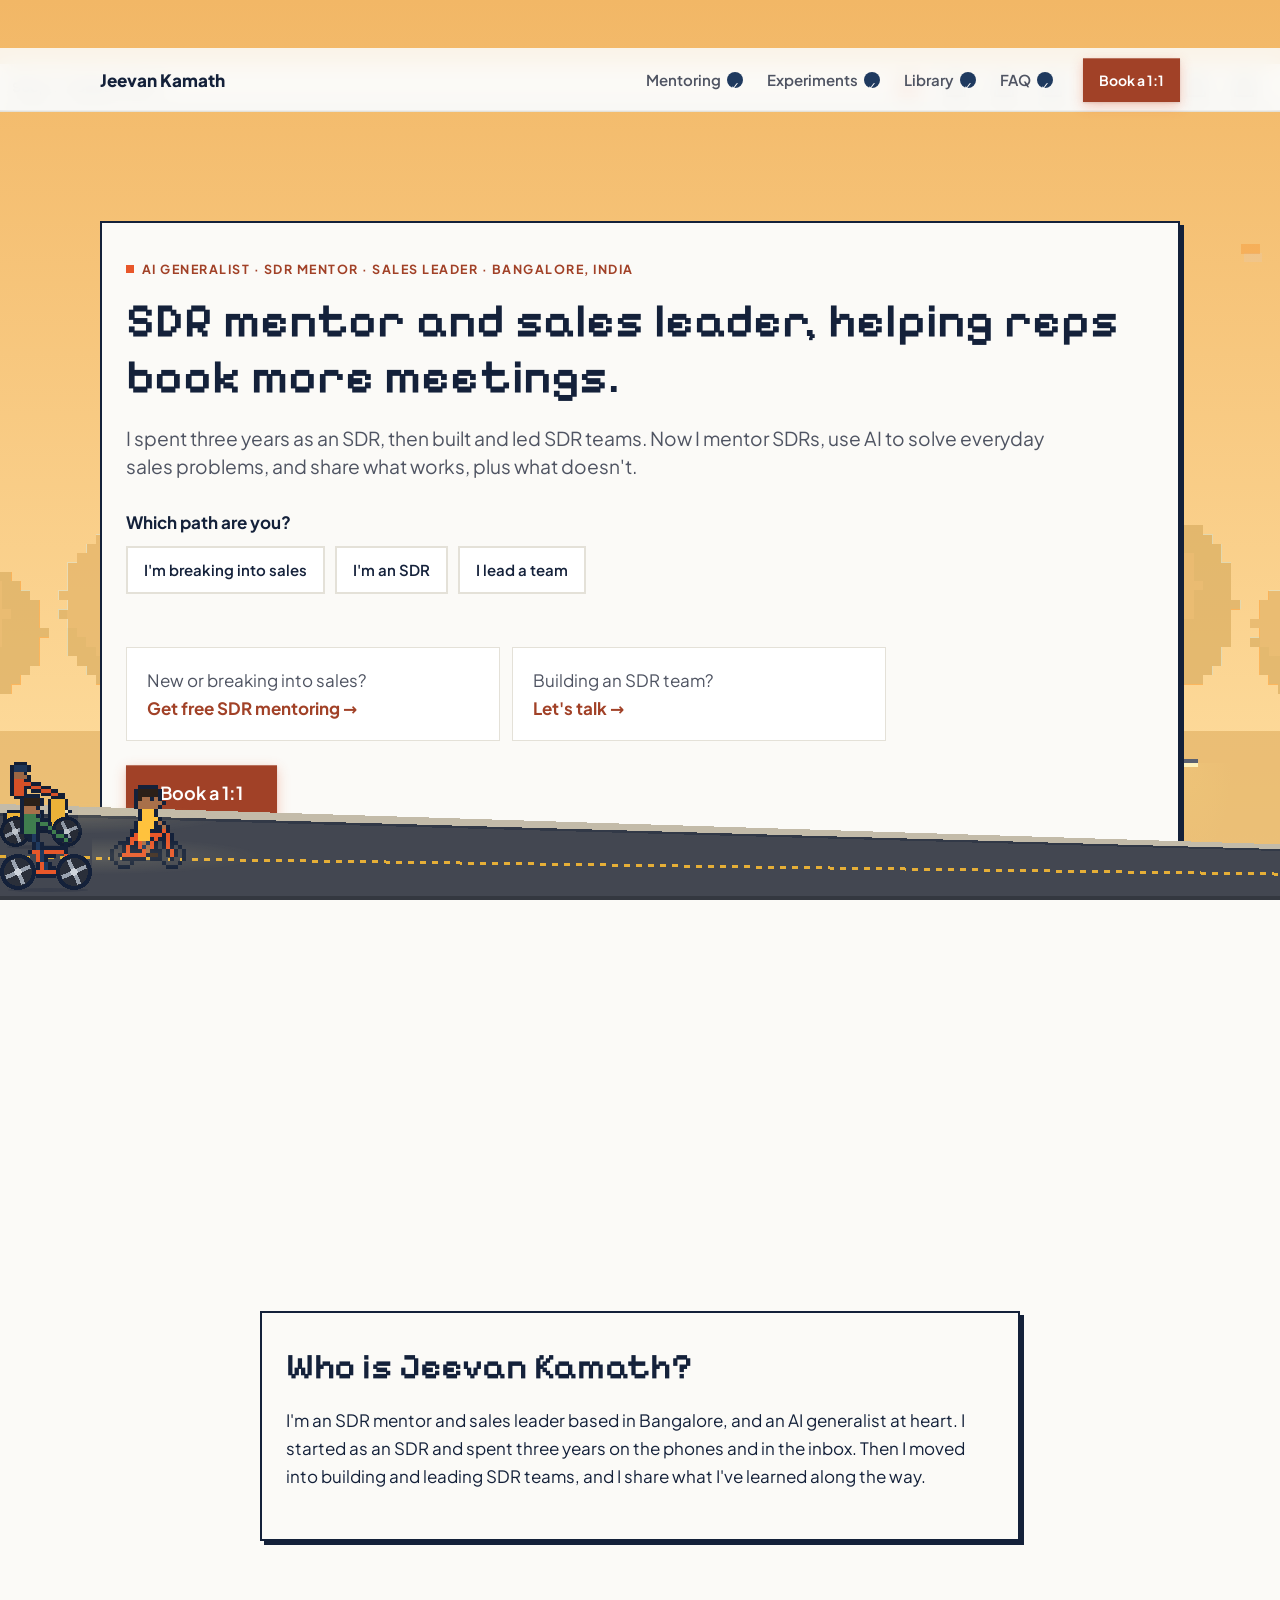
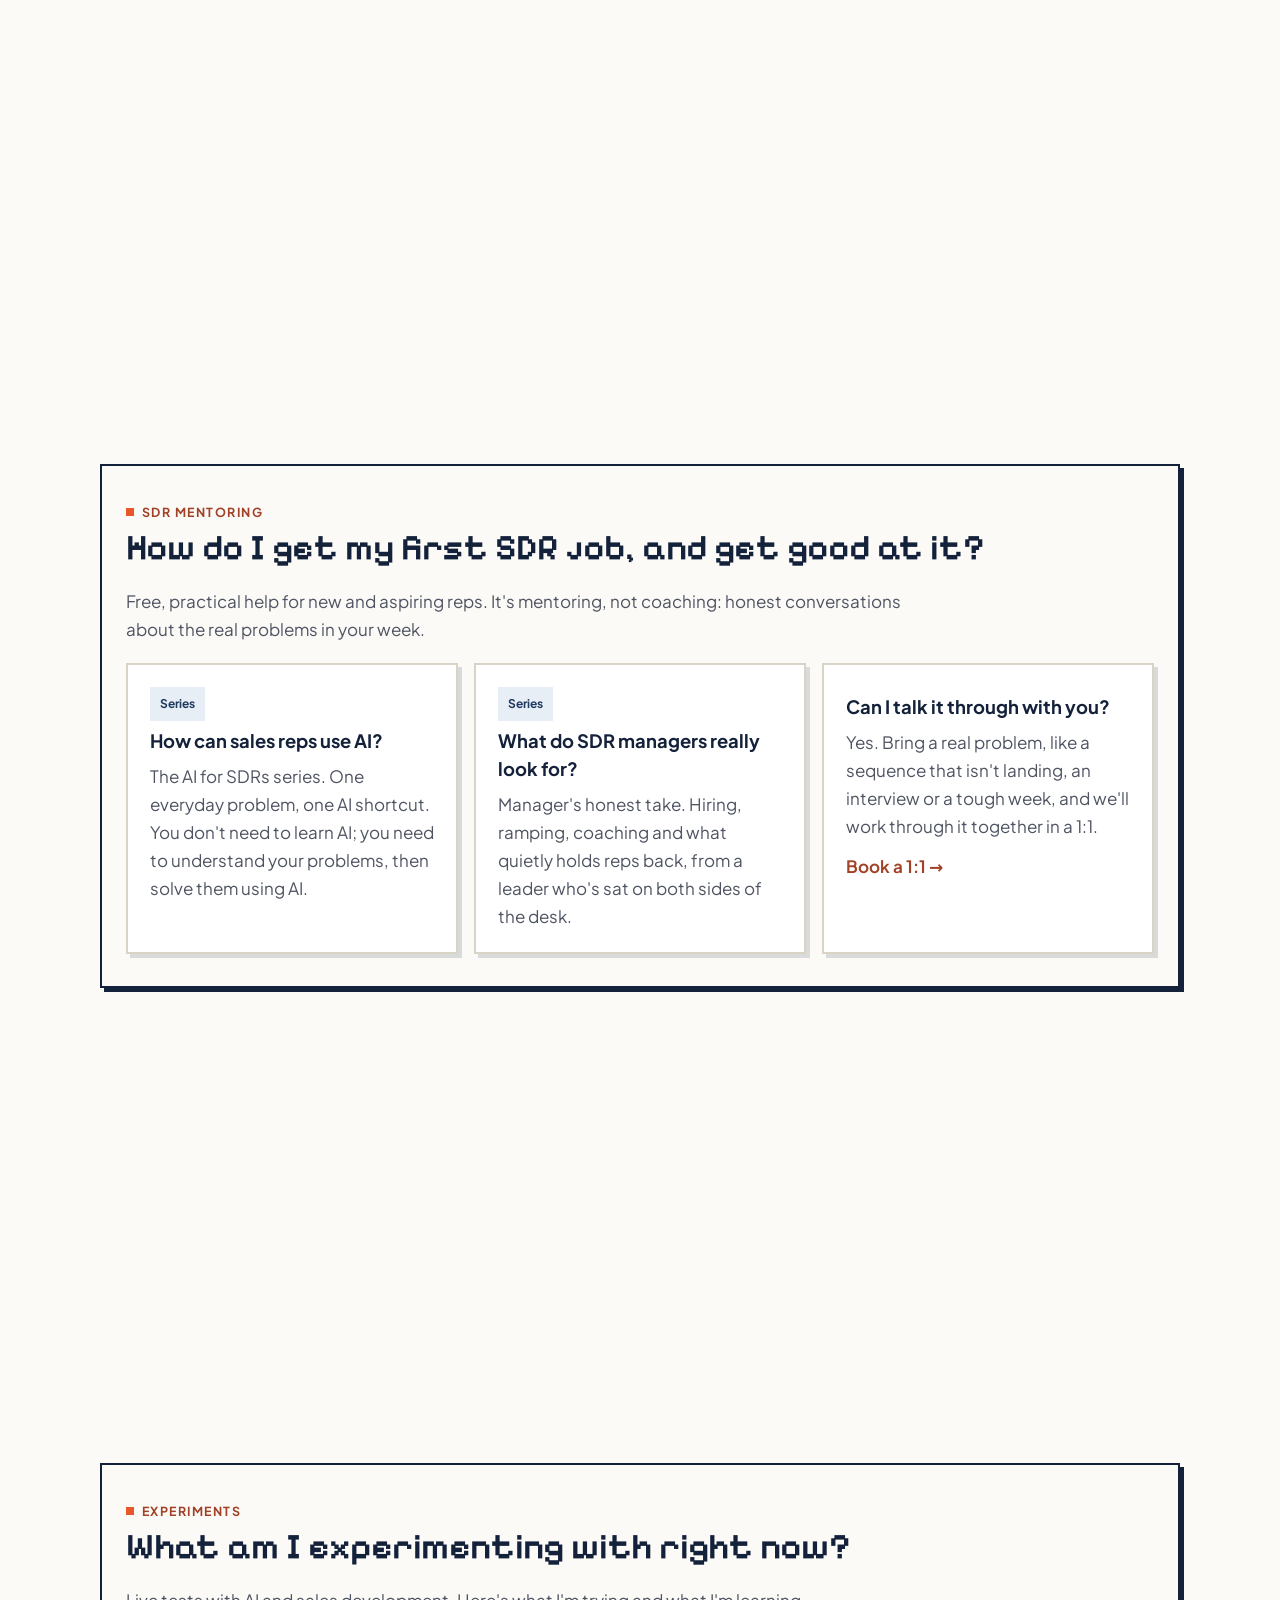
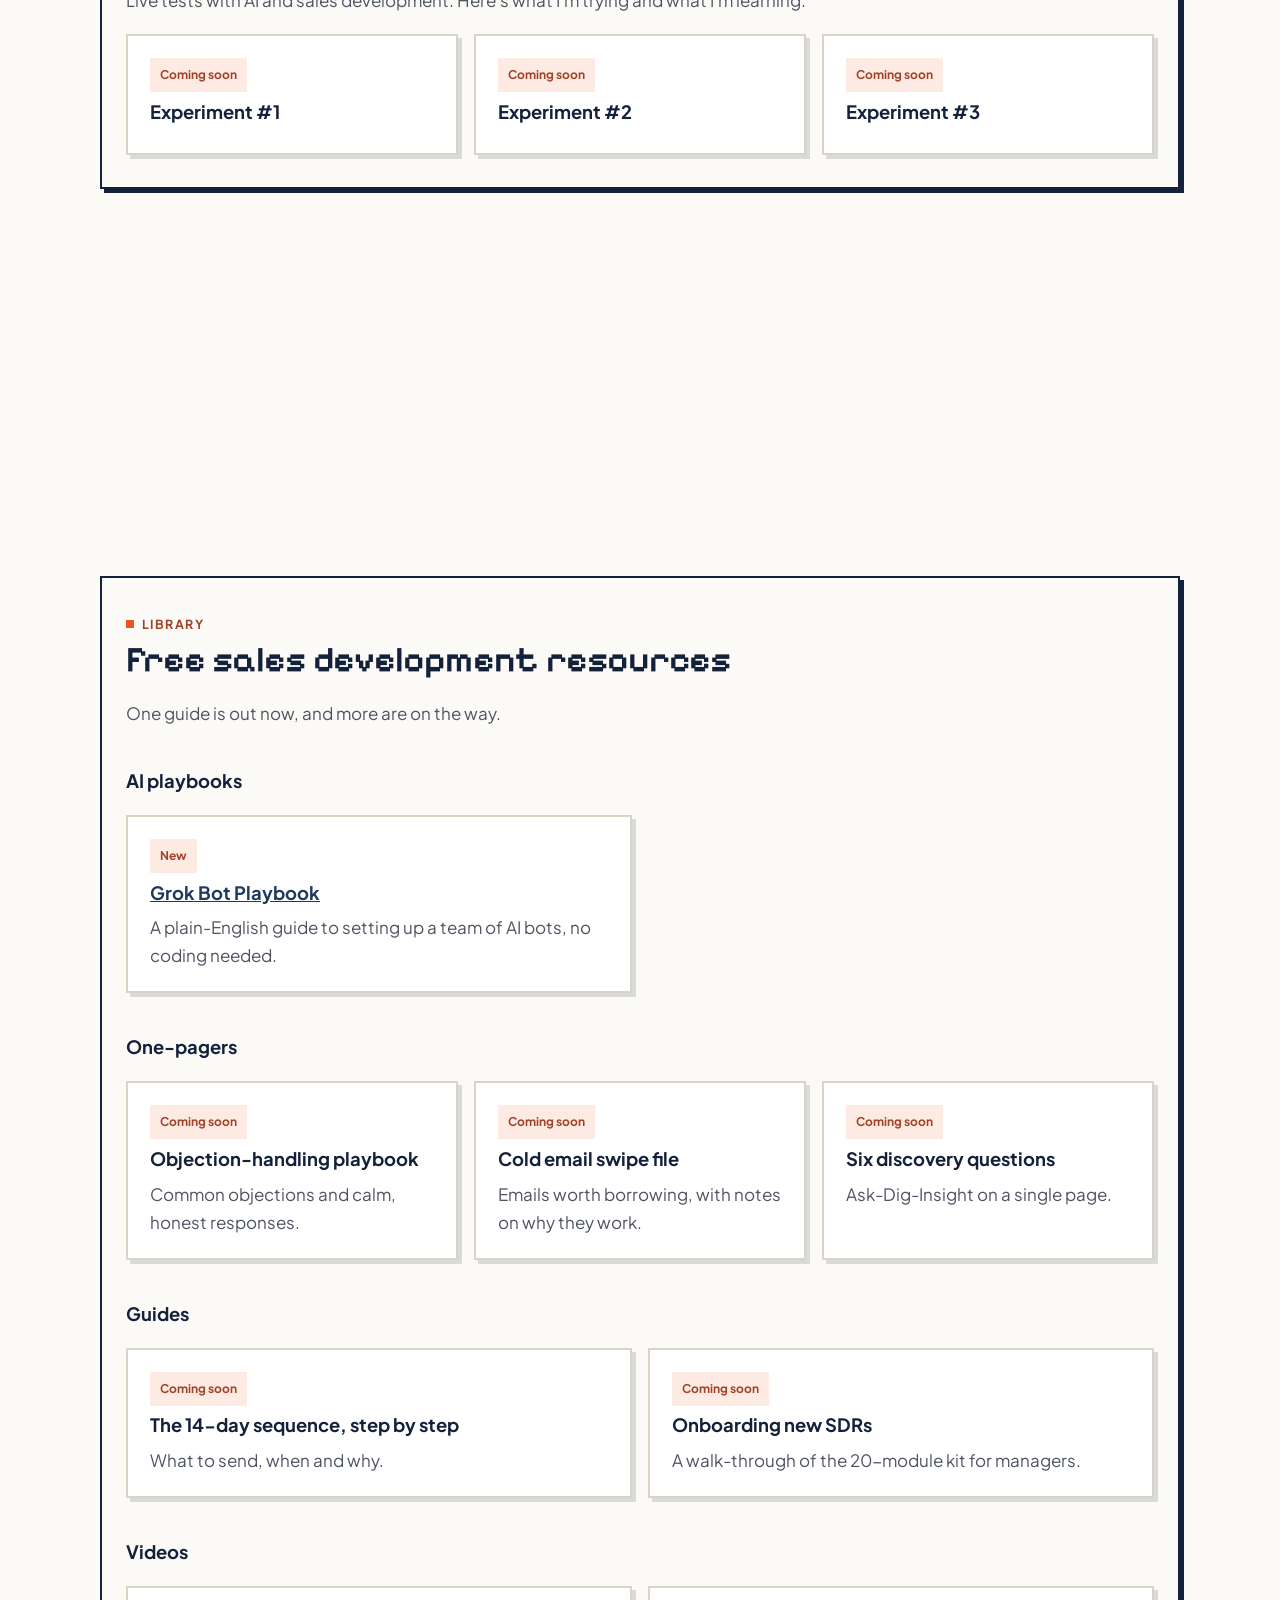
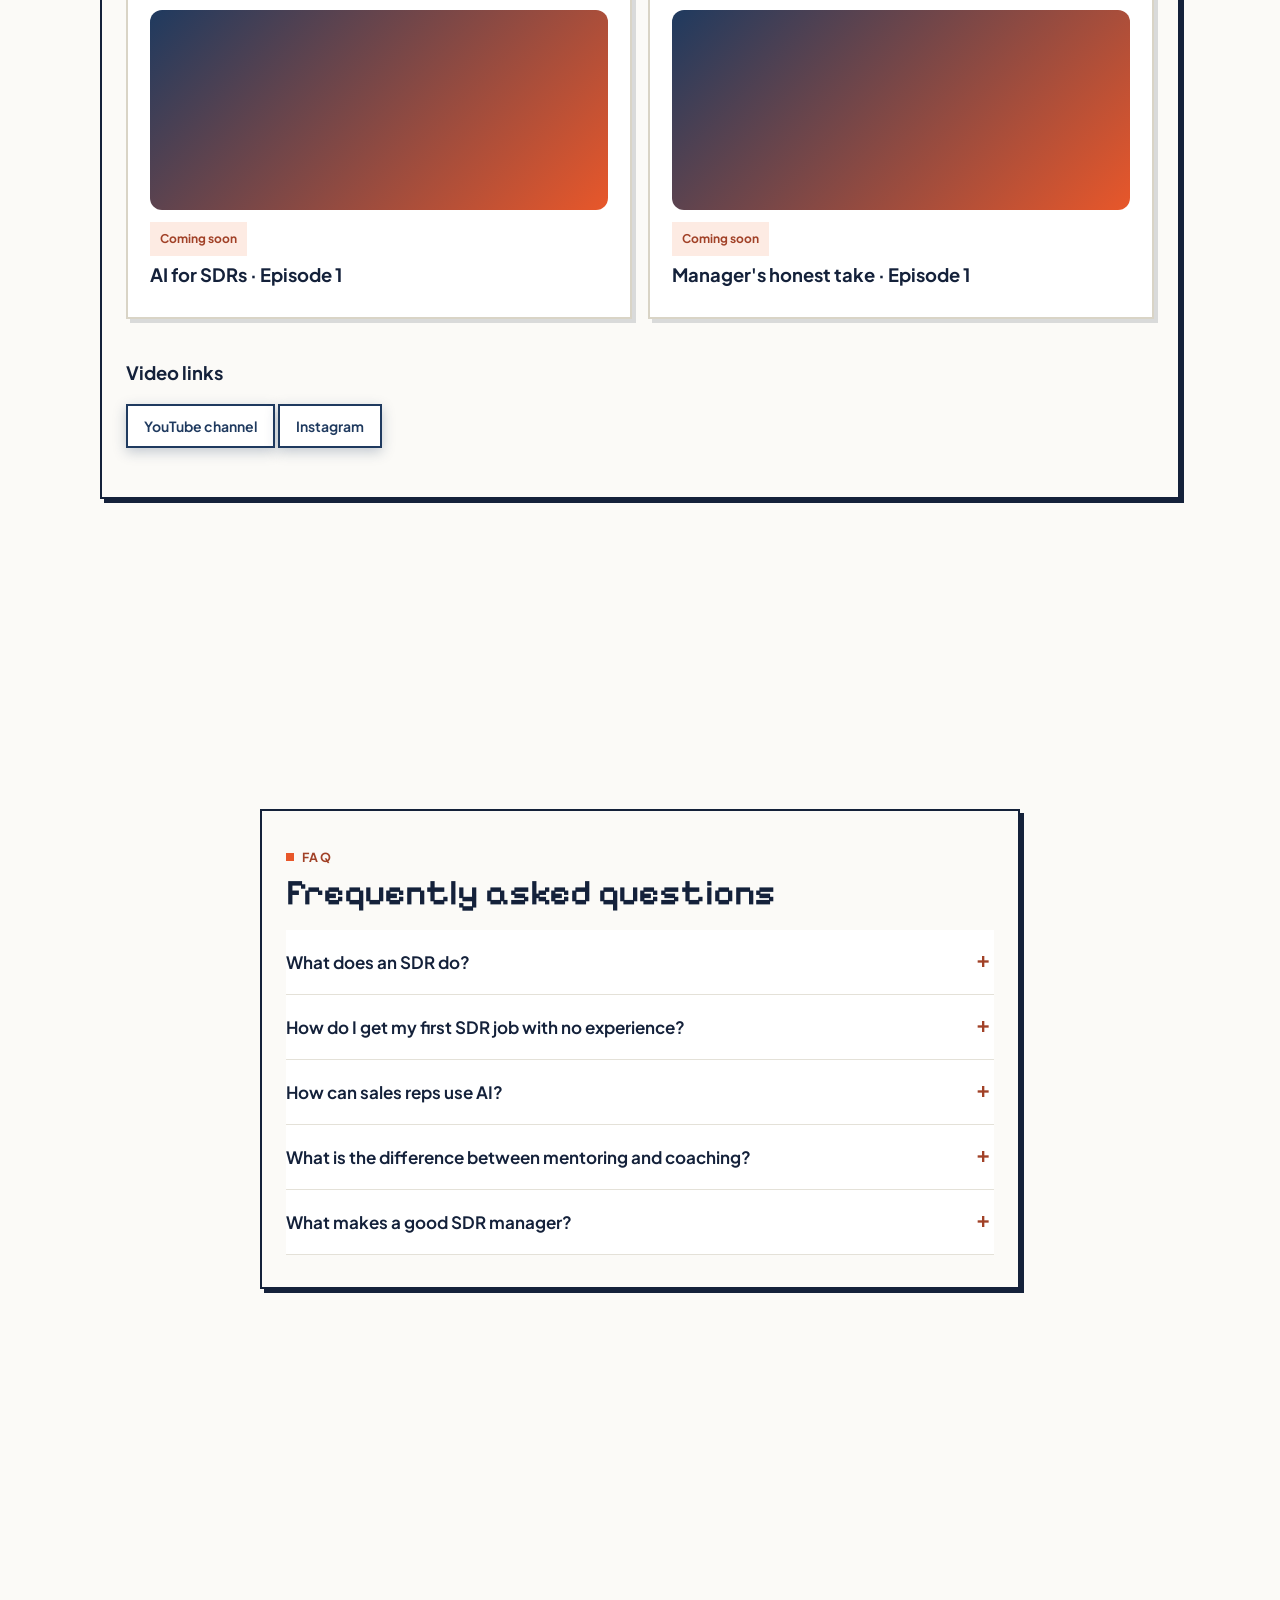
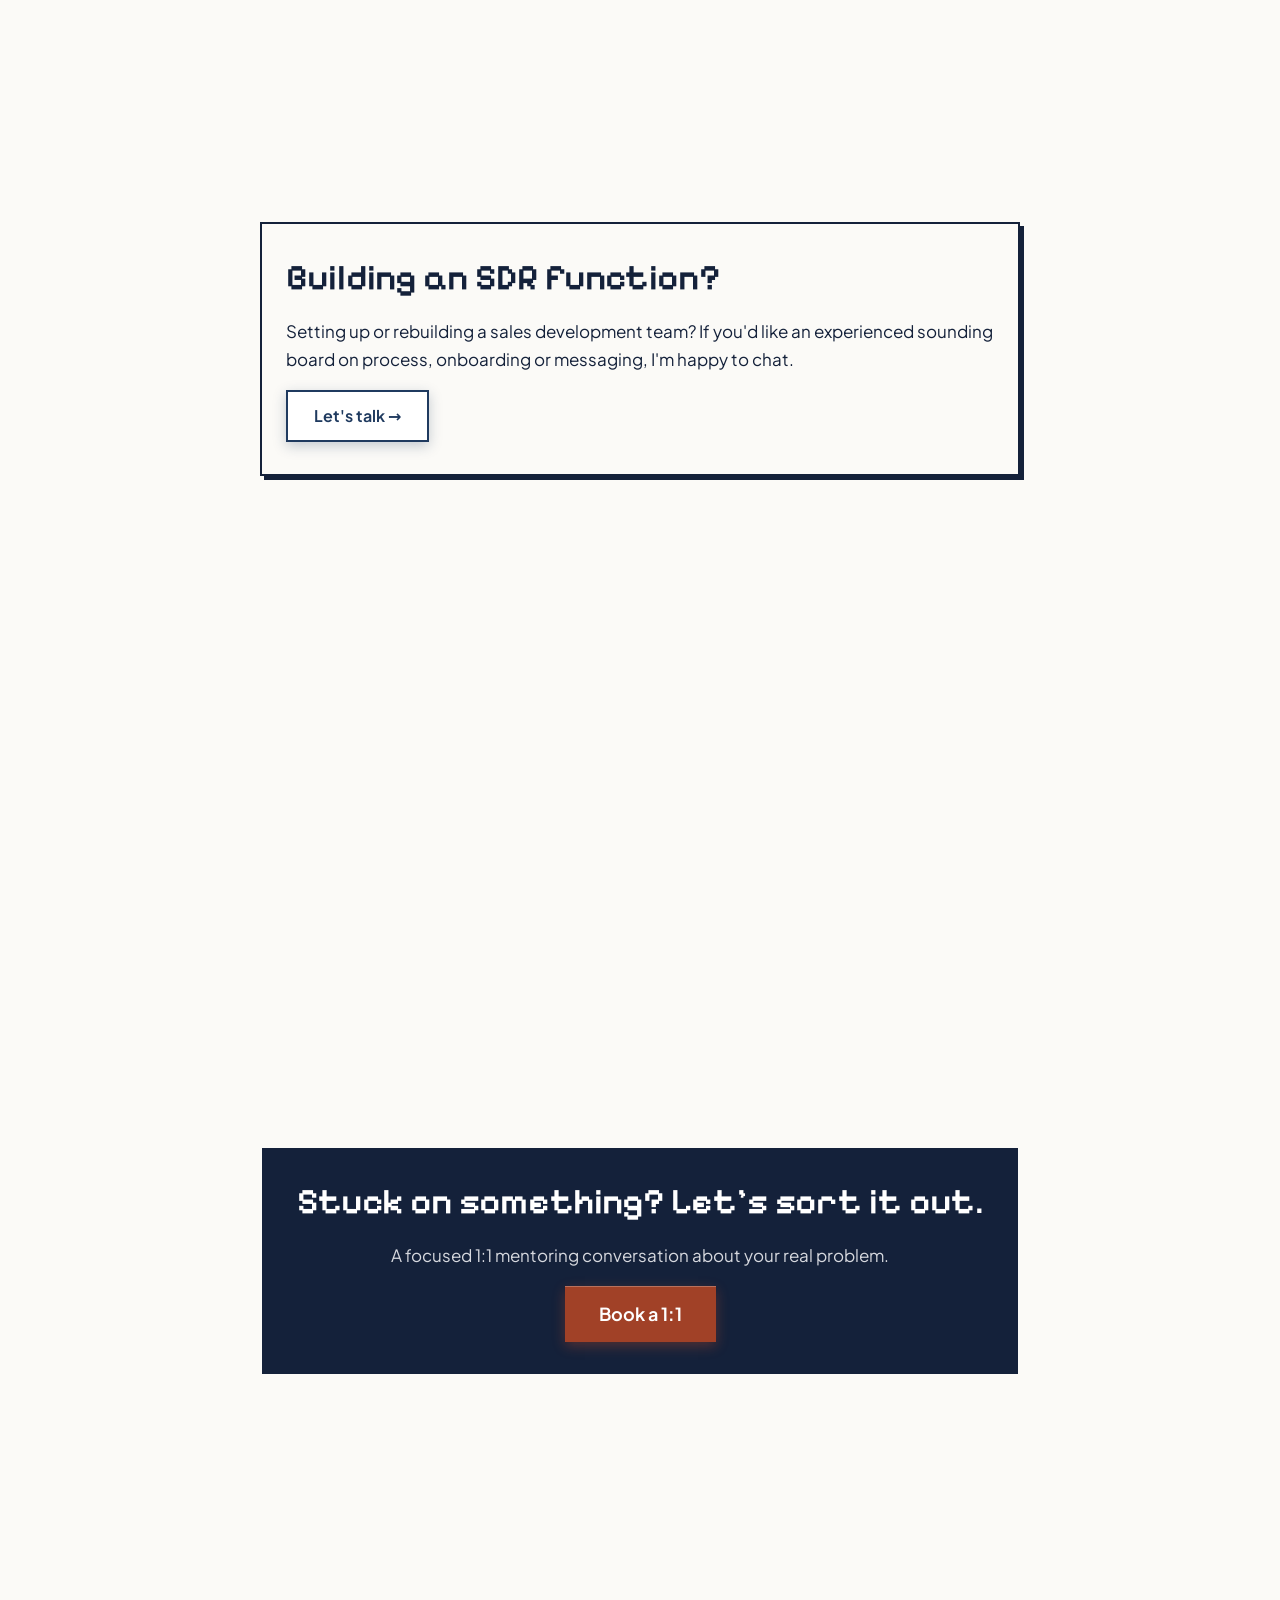
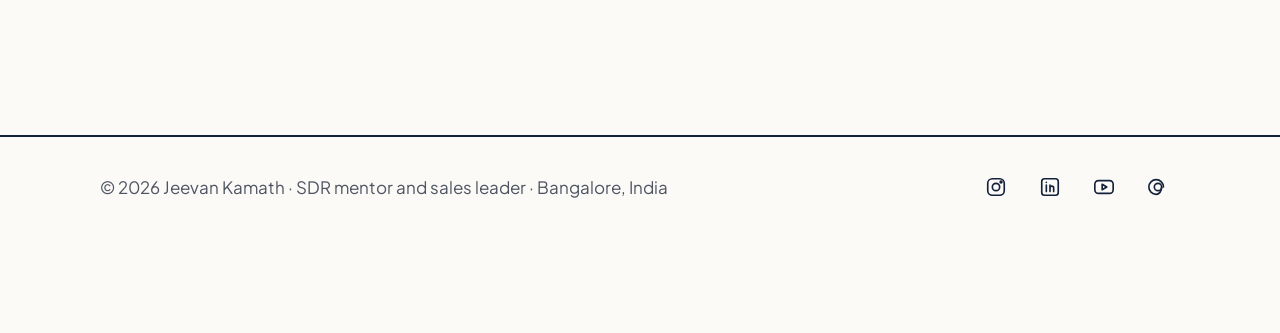
<file: index.html>
<!DOCTYPE html>
<html lang="en-GB">
<head>
<meta charset="utf-8">
<meta name="viewport" content="width=device-width,initial-scale=1">
<title>Jeevan Kamath | SDR Mentor, Sales Leader &amp; AI Generalist</title>
<meta name="description" content="SDR mentor and sales leader in Bangalore. Free, practical help to land your first SDR job, use AI in sales and lead SDR teams.">
<link rel="canonical" href="https://jeevankamath.github.io/">
<meta name="robots" content="index,follow">
<meta name="author" content="Jeevan Kamath">
<meta property="og:type" content="website">
<meta property="og:site_name" content="Jeevan Kamath">
<meta property="og:title" content="Jeevan Kamath | SDR Mentor, Sales Leader &amp; AI Generalist">
<meta property="og:description" content="AI generalist, SDR mentor and sales leader sharing what works in prospecting and leading SDR teams.">
<meta property="og:url" content="https://jeevankamath.github.io/">
<meta property="og:locale" content="en_GB">
<meta name="twitter:card" content="summary">
<meta name="twitter:title" content="Jeevan Kamath | SDR Mentor, Sales Leader &amp; AI Generalist">
<meta name="twitter:description" content="AI generalist, SDR mentor and sales leader sharing what works in prospecting and leading SDR teams.">
<meta name="theme-color" content="#e8572a">
<link rel="stylesheet" href="styles.css">
<link rel="stylesheet" href="bangalore.css">
<script type="application/ld+json">
{"@context":"https://schema.org","@graph":[
{"@type":"Person","@id":"https://jeevankamath.github.io/#person","name":"Jeevan Kamath","jobTitle":"SDR mentor and sales leader","description":"AI generalist, SDR mentor and sales leader based in Bangalore, India.","url":"https://jeevankamath.github.io/",
 "address":{"@type":"PostalAddress","addressLocality":"Bangalore","addressCountry":"IN"},
 "knowsAbout":["Sales development","SDR mentoring","Sales leadership","B2B prospecting","AI for sales"],
 "sameAs":["https://www.instagram.com/g1.mov/","https://www.linkedin.com/in/jeevan-kamath-802820140/","https://www.youtube.com/@Jeevankamath71","https://www.threads.com/@jeevankamath71"]},
{"@type":"WebSite","@id":"https://jeevankamath.github.io/#website","url":"https://jeevankamath.github.io/","name":"Jeevan Kamath","inLanguage":"en-GB","publisher":{"@id":"https://jeevankamath.github.io/#person"}},
{"@type":"FAQPage","@id":"https://jeevankamath.github.io/#faq","mainEntity":[
 {"@type":"Question","name":"What does an SDR do?","acceptedAnswer":{"@type":"Answer","text":"A sales development representative (SDR) finds and qualifies potential customers, then books meetings for account executives. The day is research, cold calls, emails and social messages. SDRs don't usually close deals. Their job is to start good conversations with the right people at the right time."}},
 {"@type":"Question","name":"How do I get my first SDR job with no experience?","acceptedAnswer":{"@type":"Answer","text":"Treat the job hunt as prospecting. Pick a short list of companies, research them, and reach out to hiring managers with a short, specific message. Show you can research, write and handle rejection. A mock cold call or a sample email sequence often beats a polished CV."}},
 {"@type":"Question","name":"How can sales reps use AI?","acceptedAnswer":{"@type":"Answer","text":"Start with an everyday problem, not the tool. Use AI to speed up account research, summarise calls, draft first versions of emails and prepare for objections. Then edit everything yourself. AI won't solve your problems for you. You solve them faster, using AI."}},
 {"@type":"Question","name":"What is the difference between mentoring and coaching?","acceptedAnswer":{"@type":"Answer","text":"Coaching usually focuses on a specific skill or target over a set period. Mentoring is a longer, two-way relationship: sharing experience, explaining how decisions get made and helping you think through your career. My 1:1s are mentoring, which means honest conversations about the real problems you're facing."}},
 {"@type":"Question","name":"What makes a good SDR manager?","acceptedAnswer":{"@type":"Answer","text":"A good SDR manager coaches to patterns, not individual bad days. They look past activity counts to what's actually working, keep the CRM honest and give new reps a clear, simple onboarding path. Activity is not progress, and the manager's job is to help reps see the difference."}}
]}]}
</script>
</head>
<body data-stage="1">
<div class="scene" aria-hidden="true"><img class="scene-bg on" data-bg="cubbon-park" src="art/bg-cubbon-park.svg" alt="" width="160" height="90"><img class="scene-bg" data-bg="town-hall" src="art/bg-town-hall.svg" alt="" width="160" height="90"><img class="scene-bg" data-bg="mg-road" src="art/bg-mg-road.svg" alt="" width="160" height="90"><img class="scene-bg" data-bg="metro-station" src="art/bg-metro-station.svg" alt="" width="160" height="90"><img class="scene-bg" data-bg="vidhana-soudha" src="art/bg-vidhana-soudha.svg" alt="" width="160" height="90"><img class="scene-bg" data-bg="nandi-hills" src="art/bg-nandi-hills.svg" alt="" width="160" height="90"><img class="scene-bg" data-bg="it-park" src="art/bg-it-park.svg" alt="" width="160" height="90"><img class="scene-lights" src="art/bg-it-park-lights.svg" alt="" width="160" height="90"><div class="tint"></div></div><div class="ground" aria-hidden="true"></div><div class="road" aria-hidden="true"></div><div class="traffic" id="traffic" aria-hidden="true"></div><div class="rider-dock" aria-hidden="true"><div class="rider" id="rider" data-rider="child-bicycle"></div></div>
<a class="skip" href="#main">Skip to content</a>
<div class="hud" id="hud"><p class="hud-label" id="hud-label" aria-live="polite"><span class="hud-n">Stop 1</span><span class="hud-name"> · Cubbon Park</span></p><ol class="hud-stops"><li><a href="#top" aria-label="Stop 1: Cubbon Park" data-stop="1"><img src="art/bg-cubbon-park.svg" alt="" width="16" height="16"></a></li><li><a href="#about" aria-label="Stop 2: Town Hall" data-stop="2"><img src="art/bg-town-hall.svg" alt="" width="16" height="16"></a></li><li><a href="#mentoring" aria-label="Stop 3: MG Road" data-stop="3"><img src="art/bg-mg-road.svg" alt="" width="16" height="16"></a></li><li><a href="#experiments" aria-label="Stop 4: Metro station" data-stop="4"><img src="art/bg-metro-station.svg" alt="" width="16" height="16"></a></li><li><a href="#library" aria-label="Stop 5: Vidhana Soudha" data-stop="5"><img src="art/bg-vidhana-soudha.svg" alt="" width="16" height="16"></a></li><li><a href="#faq" aria-label="Stop 6: Nandi Hills" data-stop="6"><img src="art/bg-nandi-hills.svg" alt="" width="16" height="16"></a></li><li><a href="#teams" aria-label="Stop 7: IT park" data-stop="7"><img src="art/bg-it-park.svg" alt="" width="16" height="16"></a></li><li><a href="#journey-end" aria-label="Stop 8: Skyline at dusk" data-stop="8"><img src="art/bg-it-park.svg" alt="" width="16" height="16"></a></li></ol></div>
<div class="progress" aria-hidden="true"><span id="progress"></span></div>
<header class="nav">
  <div class="wrap nav-in">
    <a class="brand" href="#top">Jeevan Kamath</a>
    <nav aria-label="Sections">
      <a href="#mentoring" data-sec="mentoring">Mentoring</a>
      <a href="#experiments" data-sec="experiments">Experiments</a>
      <a href="#library" data-sec="library">Library</a>
      <a href="#faq" data-sec="faq">FAQ</a>
    </nav>
    <a class="btn btn-primary btn-sm" data-link="booking" href="#">Book a 1:1</a>
  </div>
</header>

<main id="main">
<section class="hero snap" id="top" data-scene="cubbon-park" data-rider="child-bicycle" data-stage="1" data-stop="1">
  <div class="wrap">
    <p class="eyebrow">AI generalist · SDR mentor · Sales leader · Bangalore, India</p>
    <h1>SDR mentor and sales leader, helping reps book more meetings.</h1>
    <p class="lead">I spent three years as an SDR, then built and led SDR teams. Now I mentor SDRs, use AI to solve everyday sales problems, and share what works, plus what doesn't.</p>
    <div class="quiz" id="quiz">
      <p class="quiz-q"><strong>Which path are you?</strong></p>
      <div class="quiz-opts" role="group" aria-label="Choose your path">
        <button type="button" class="chip" data-path="new">I'm breaking into sales</button>
        <button type="button" class="chip" data-path="sdr">I'm an SDR</button>
        <button type="button" class="chip" data-path="lead">I lead a team</button>
      </div>
      <p class="quiz-result" id="quiz-result" aria-live="polite"></p>
    </div>
    <div class="paths" id="paths">
      <a class="path" href="#mentoring" data-for="new sdr"><span>New or breaking into sales?</span><strong>Get free SDR mentoring →</strong></a>
      <a class="path" href="#teams" data-for="lead"><span>Building an SDR team?</span><strong>Let's talk →</strong></a>
    </div>
    <div class="cta-row"><a class="btn btn-primary btn-lg" data-link="booking" href="#">Book a 1:1</a></div>
  </div>
</section>

<section class="band snap reveal" id="about" data-scene="town-hall" data-rider="child-bicycle" data-stage="1" data-stop="2" data-badge="About">
  <div class="wrap narrow">
    <h2>Who is Jeevan Kamath?</h2>
    <p>I'm an SDR mentor and sales leader based in Bangalore, and an AI generalist at heart. I started as an SDR and spent three years on the phones and in the inbox. Then I moved into building and leading SDR teams, and I share what I've learned along the way.</p>
  </div>
</section>

<section class="snap reveal" id="mentoring" data-scene="mg-road" data-rider="teen-bicycle" data-stage="2" data-stop="3" data-badge="Mentoring">
  <div class="wrap">
    <p class="eyebrow">SDR mentoring</p>
    <h2>How do I get my first SDR job, and get good at it?</h2>
    <p class="sub">Free, practical help for new and aspiring reps. It's mentoring, not coaching: honest conversations about the real problems in your week.</p>
    <div class="grid3">
      <article class="card"><span class="tag">Series</span><h3>How can sales reps use AI?</h3><p>The AI for SDRs series. One everyday problem, one AI shortcut. You don't need to learn AI; you need to understand your problems, then solve them using AI.</p></article>
      <article class="card"><span class="tag">Series</span><h3>What do SDR managers really look for?</h3><p>Manager's honest take. Hiring, ramping, coaching and what quietly holds reps back, from a leader who's sat on both sides of the desk.</p></article>
      <article class="card"><h3>Can I talk it through with you?</h3><p>Yes. Bring a real problem, like a sequence that isn't landing, an interview or a tough week, and we'll work through it together in a 1:1.</p><a class="more" data-link="booking" href="#">Book a 1:1 →</a></article>
    </div>
  </div>
</section>

<section class="band snap reveal" id="experiments" data-scene="metro-station" data-rider="student-walk" data-stage="3" data-stop="4" data-badge="Experiments">
  <div class="wrap">
    <p class="eyebrow">Experiments</p>
    <h2>What am I experimenting with right now?</h2>
    <p class="sub">Live tests with AI and sales development. Here's what I'm trying and what I'm learning.</p>
    <div class="grid3">
      <article class="card" data-todo="experiment"><span class="badge">Coming soon</span><h3>Experiment #1</h3></article>
      <article class="card" data-todo="experiment"><span class="badge">Coming soon</span><h3>Experiment #2</h3></article>
      <article class="card" data-todo="experiment"><span class="badge">Coming soon</span><h3>Experiment #3</h3></article>
    </div>
  </div>
</section>


<section class="band snap reveal" id="library" data-scene="vidhana-soudha" data-rider="young-professional-walk" data-stage="4" data-stop="5" data-badge="Library">
  <div class="wrap">
    <p class="eyebrow">Library</p>
    <h2>Free sales development resources</h2>
    <p class="sub">One guide is out now, and more are on the way.</p>
    <h3 class="h3gap">AI playbooks</h3>
    <div class="grid2">
      <article class="card"><span class="badge">New</span><h3><a href="/playbooks/grok-bot-setup/">Grok Bot Playbook</a></h3><p>A plain-English guide to setting up a team of AI bots, no coding needed.</p></article>
    </div>
    <h3 class="h3gap">One-pagers</h3>
    <div class="grid3">
      <article class="card"><span class="badge">Coming soon</span><h3>Objection-handling playbook</h3><p>Common objections and calm, honest responses.</p></article>
      <article class="card"><span class="badge">Coming soon</span><h3>Cold email swipe file</h3><p>Emails worth borrowing, with notes on why they work.</p></article>
      <article class="card"><span class="badge">Coming soon</span><h3>Six discovery questions</h3><p>Ask-Dig-Insight on a single page.</p></article>
    </div>
    <h3 class="h3gap">Guides</h3>
    <div class="grid2">
      <article class="card"><span class="badge">Coming soon</span><h3>The 14-day sequence, step by step</h3><p>What to send, when and why.</p></article>
      <article class="card"><span class="badge">Coming soon</span><h3>Onboarding new SDRs</h3><p>A walk-through of the 20-module kit for managers.</p></article>
    </div>
    <h3 class="h3gap">Videos</h3>
    <div class="grid2">
      <article class="card vid"><div class="thumb"></div><span class="badge">Coming soon</span><h3>AI for SDRs · Episode 1</h3></article>
      <article class="card vid"><div class="thumb"></div><span class="badge">Coming soon</span><h3>Manager's honest take · Episode 1</h3></article>
    </div>
    <h3 class="h3gap">Video links</h3>
    <p class="links"><a class="btn btn-secondary btn-sm" data-link="youtube" href="#">YouTube channel</a> <a class="btn btn-secondary btn-sm" data-link="instagram" href="#">Instagram</a></p>
  </div>
</section>

<section class="snap reveal" id="faq" data-scene="nandi-hills" data-rider="young-professional-walk" data-stage="4" data-stop="6" data-badge="FAQ">
  <div class="wrap narrow">
    <p class="eyebrow">FAQ</p>
    <h2>Frequently asked questions</h2>
    <details><summary>What does an SDR do?</summary><p>A sales development representative (SDR) finds and qualifies potential customers, then books meetings for account executives. The day is research, cold calls, emails and social messages. SDRs don't usually close deals. Their job is to start good conversations with the right people at the right time.</p></details>
    <details><summary>How do I get my first SDR job with no experience?</summary><p>Treat the job hunt as prospecting. Pick a short list of companies, research them, and reach out to hiring managers with a short, specific message. Show you can research, write and handle rejection. A mock cold call or a sample email sequence often beats a polished CV.</p></details>
    <details><summary>How can sales reps use AI?</summary><p>Start with an everyday problem, not the tool. Use AI to speed up account research, summarise calls, draft first versions of emails and prepare for objections. Then edit everything yourself. AI won't solve your problems for you. You solve them faster, using AI.</p></details>
    <details><summary>What is the difference between mentoring and coaching?</summary><p>Coaching usually focuses on a specific skill or target over a set period. Mentoring is a longer, two-way relationship: sharing experience, explaining how decisions get made and helping you think through your career. My 1:1s are mentoring, which means honest conversations about the real problems you're facing.</p></details>
    <details><summary>What makes a good SDR manager?</summary><p>A good SDR manager coaches to patterns, not individual bad days. They look past activity counts to what's actually working, keep the CRM honest and give new reps a clear, simple onboarding path. Activity is not progress, and the manager's job is to help reps see the difference.</p></details>
  </div>
</section>

<section class="band snap reveal" id="teams" data-scene="it-park" data-rider="young-professional-walk" data-stage="4" data-stop="7" data-badge="Teams">
  <div class="wrap narrow">
    <h2>Building an SDR function?</h2>
    <p>Setting up or rebuilding a sales development team? If you'd like an experienced sounding board on process, onboarding or messaging, I'm happy to chat.</p>
    <a class="btn btn-secondary" data-link="consulting" href="#">Let's talk →</a>
  </div>
</section>

<section class="closing snap reveal" id="journey-end" data-scene="dusk" data-rider="man-suit-car" data-stage="5" data-stop="8">
  <div class="wrap narrow center">
    <h2>Stuck on something? Let's sort it out.</h2>
    <p>A focused 1:1 mentoring conversation about your real problem.</p>
    <a class="btn btn-primary btn-lg" data-link="booking" href="#">Book a 1:1</a>
  </div>
</section>
</main>

<a class="btn btn-primary fab" id="fab" data-link="booking" href="#">Book a 1:1</a>

<footer>
  <div class="wrap foot">
    <p>© <span id="yr">2026</span> Jeevan Kamath · SDR mentor and sales leader · Bangalore, India</p>
    <div class="socials" data-socials></div>
  </div>
</footer>
<script src="script.js"></script>
<script src="bangalore.js"></script>
</body>
</html>
</file>
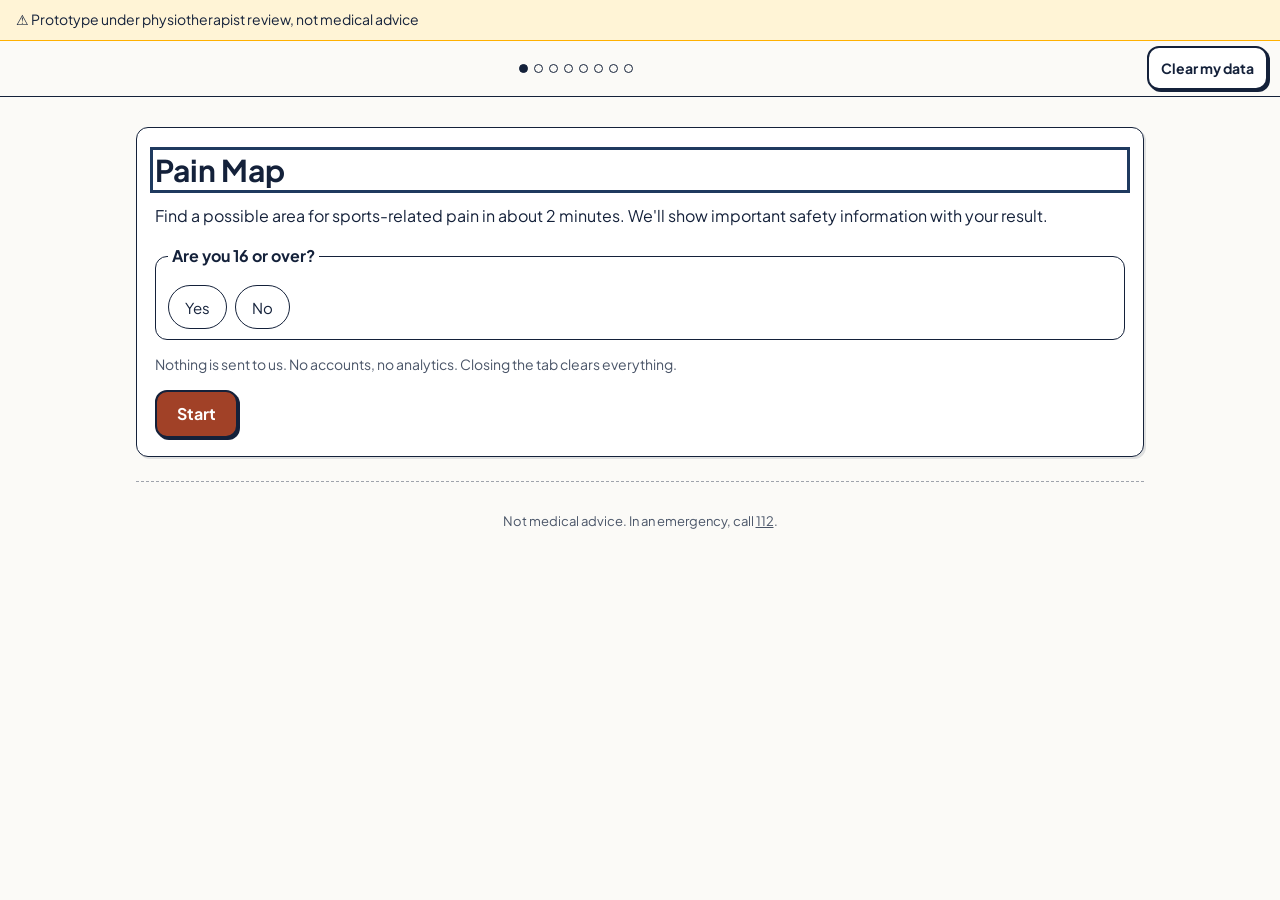
<file: pain-map/index.html>
<!doctype html>
<html lang="en-GB">
<head>
<meta name="robots" content="noindex, nofollow">
<meta charset="utf-8">
<meta name="viewport" content="width=device-width, initial-scale=1">
<meta name="theme-color" content="#fbfaf7">
<link rel="icon" href="data:,">
<title>Pain Map: possible area, not a diagnosis</title>
<style>

@font-face{font-family:"Plus Jakarta Sans";src:url(fonts/PlusJakartaSans-VariableFont_wght.woff2) format("woff2");font-weight:200 800;font-display:swap}
@font-face{font-family:"Virgil";src:url(fonts/Virgil.woff2) format("woff2");font-display:swap}
:root{
  --paper:#fbfaf7;--card:#fff;--ink:#14213a;--navy:#1f3a5f;--text:#14213a;--muted:#4a5568;--line:#14213a;
  --btn:#a14127;--accent:#e8572a;--accent-line:#cf4518;--sel:#ffd877;--sel-line:#ffb000;--hover:#8fb2dc;
  --danger:#b3261e;--danger-wash:#fbe9e7;--warn-wash:#fff6dc;
  --radius:12px;--focus:3px solid #1f3a5f;--font:"Plus Jakarta Sans",system-ui,sans-serif;--hand:"Virgil","Plus Jakarta Sans",sans-serif;
}
*{box-sizing:border-box}
body{margin:0;background:var(--paper);color:var(--text);font:16px/1.55 var(--font)}
button,input,select{font:inherit}
:focus-visible{outline:var(--focus);outline-offset:2px}
a{color:var(--navy)}
.shell{max-width:760px;margin:auto;padding:16px 16px 40px}
header.top{display:flex;justify-content:space-between;align-items:center;gap:8px;flex-wrap:wrap;margin-bottom:12px}
.brand{font:700 20px var(--font);color:var(--ink);display:flex;gap:8px;align-items:center}
.brand svg{width:28px;height:28px}
.pill{font-size:12px;border:1.5px solid var(--ink);border-radius:20px;padding:4px 10px;background:#fff}
.card{background:var(--card);border:1.5px solid var(--ink);border-radius:var(--radius);padding:18px;margin:14px 0;box-shadow:2px 2px 0 rgba(20,33,58,.12)}
h1,h2,h3{color:var(--ink);font-family:var(--font);font-weight:700;line-height:1.2}
h1{font-size:clamp(24px,5vw,30px);margin:.2em 0 .4em}h2{font-size:21px;margin:.2em 0 .5em}h3{font-size:17px;margin:.6em 0 .3em}
.btn{border:2px solid var(--ink);background:var(--btn);color:#fff;border-radius:12px;padding:10px 20px;min-height:48px;font:700 16px var(--font);cursor:pointer;box-shadow:2px 2px 0 var(--ink)}
.btn:active{transform:translate(2px,2px);box-shadow:none}
.btn.secondary{background:#fff;color:var(--ink)}
.btn.small{padding:6px 12px;min-height:44px;font-size:14px}
.btn:disabled{opacity:.45;cursor:not-allowed}
.row{display:flex;gap:10px;flex-wrap:wrap;align-items:center}
.muted{color:var(--muted);font-size:14px}
.disclaimer{border:1.5px solid var(--ink);background:var(--sel);padding:12px 14px;border-radius:10px;font-size:15px}
.emergency{border:2px solid var(--danger);background:var(--danger-wash);padding:12px 14px;border-radius:10px;font-size:15px}
.warnbox{border:1.5px dashed var(--ink);background:var(--warn-wash)}
fieldset{border:1.5px solid var(--ink);border-radius:12px;margin:12px 0;padding:10px 12px}
legend{font-weight:700;color:var(--ink);padding:0 4px}
.opts{display:flex;flex-wrap:wrap;gap:8px;margin-top:6px}
.opt{position:relative}
.opt input{position:absolute;opacity:0;width:1px;height:1px}
.opt span{display:flex;align-items:center;border:1.5px solid var(--ink);background:#fff;border-radius:22px;padding:8px 16px;min-height:44px;cursor:pointer;font-size:15px}
.opt input:checked+span{background:var(--sel);border-color:var(--sel-line);border-width:2.5px;font-weight:700}
.opt input:checked+span::before{content:"✓ "}
.opt input:focus-visible+span{outline:var(--focus);outline-offset:2px}
.flag{display:grid;gap:6px;border-bottom:1px dashed rgba(20,33,58,.35);padding:10px 0}
.flag:last-child{border-bottom:0}
.flag p{margin:0}
.tel{display:inline-block;background:var(--danger);color:#fff;text-decoration:none;font:800 24px var(--font);padding:14px 26px;border-radius:12px;margin:10px 0;box-shadow:2px 2px 0 var(--ink)}
.mapgrid{display:grid;gap:12px}
.bodymap{width:100%;max-width:340px;display:block;margin:auto}
.silhouette{fill:#fff;stroke:var(--ink);stroke-width:1.75;stroke-linejoin:round;filter:url(#rough)}
.zone{fill:transparent;stroke:var(--ink);stroke-width:1;stroke-dasharray:4 3;cursor:pointer}
.zone:hover,.zone:focus-visible{fill:var(--hover);fill-opacity:.4;outline:none}
.zone.sel{fill:var(--sel);fill-opacity:1;stroke:var(--sel-line);stroke-width:2.5;stroke-dasharray:none}
.maplbl{font:15px var(--hand);fill:var(--ink)}
.chips{display:flex;flex-wrap:wrap;gap:8px}
.chip{border:1.5px solid var(--ink);background:#fff;border-radius:22px;padding:8px 14px;min-height:44px;cursor:pointer;font-size:14px;color:var(--ink)}
.chip[aria-pressed=true]{background:var(--sel);border-color:var(--sel-line);border-width:2.5px;font-weight:700}
.toggle{display:inline-flex;border:1.5px solid var(--ink);border-radius:12px;overflow:hidden}
.toggle button{border:0;background:#fff;color:var(--ink);padding:8px 16px;min-height:44px;cursor:pointer;font-weight:700}
.toggle button[aria-pressed=true]{background:var(--ink);color:#fff}
.result-label{display:inline-block;background:#fff;color:var(--ink);border:1.5px solid var(--ink);border-radius:20px;padding:4px 12px;font-size:13px;font-weight:700}
.subtext{font-size:14px;color:var(--muted);margin:.2em 0 .8em}
.strength{display:flex;align-items:center;gap:8px;font-weight:700}
.dots{display:inline-flex;gap:4px}.dots i{width:10px;height:10px;border-radius:50%;border:1.5px solid #1f3a5f;display:inline-block}.dots i.on{background:#1f3a5f}
.art{width:100%;max-width:360px;display:block;margin:8px auto;background:var(--paper);border:1.5px solid var(--ink);border-radius:12px}
.art .bone{fill:none;stroke:var(--ink);stroke-opacity:.55;stroke-width:1;stroke-dasharray:4 3}
.art .belly,.art .tendon{fill:none;stroke:var(--ink);stroke-width:1.75;stroke-linejoin:round;filter:url(#rough)}
.art .pass2{fill:none;stroke:var(--ink);stroke-width:1;stroke-opacity:.6;transform:translate(1px,1px);filter:url(#rough2);pointer-events:none}
.art .deep .belly{stroke-dasharray:6 4}
.art .fibre{fill:none;stroke:var(--ink);stroke-opacity:.25;stroke-width:1;stroke-linecap:round}
.art .lbl{font:15px var(--hand);fill:var(--ink)}
.art .lbl.dim{font-size:15px}
.art.has-hot .strand:not(.hot) .belly,.art.has-hot .strand:not(.hot) .tendon,.art.has-hot .strand:not(.hot) .pass2{stroke-opacity:.12}
.art.has-hot .strand:not(.hot) .fibre{stroke-opacity:.12}
.art .hot .belly,.art .hot .tendon{fill:var(--accent);fill-opacity:.35;stroke:var(--accent-line);stroke-width:2.5;stroke-dasharray:1200;stroke-dashoffset:1200;animation:drawin .6s ease-out forwards}
.art .hot .pass2{stroke:var(--accent-line)}
@keyframes drawin{to{stroke-dashoffset:0}}
@media (prefers-reduced-motion:reduce){.art .hot .belly,.art .hot .tendon{animation:none;stroke-dashoffset:0;stroke-dasharray:none}*{scroll-behavior:auto!important;transition:none!important}}
.reasons li{margin:3px 0}
.plan{border:1.5px solid var(--ink);border-radius:12px;padding:12px 14px;margin:10px 0;background:#fff}
.plan h3{margin-top:0}
.plan .src{font-size:13px;color:var(--muted)}
.plan .not{font-size:14px;background:var(--warn-wash);border:1px dashed var(--ink);border-radius:8px;padding:6px 10px}
.alt{font-size:14px}
input[type=range]{width:100%;accent-color:var(--navy)}
footer{font-size:13px;color:var(--muted);margin-top:24px;border-top:1.5px dashed rgba(20,33,58,.4);padding-top:12px}
.sr-only{position:absolute;width:1px;height:1px;overflow:hidden;clip:rect(0 0 0 0);white-space:nowrap}
.stickybar{position:sticky;bottom:0;background:var(--paper);padding:8px 0;min-height:56px;z-index:2}
[hidden]{display:none!important}
@media (min-width:900px){.shell{max-width:1040px}.mapgrid{grid-template-columns:320px 1fr;align-items:start}.resultgrid{display:grid;grid-template-columns:360px 1fr;gap:20px;align-items:start}}

.topbar{position:sticky;top:0;z-index:5;height:56px;display:flex;align-items:center;gap:8px;background:var(--paper);border-bottom:1.5px solid var(--ink);padding:0 12px}
.topbar .back{min-width:44px;min-height:44px;border:0;background:none;font-size:22px;cursor:pointer;color:var(--ink)}
#dots{display:flex;gap:6px;flex:1;justify-content:center}#dots i{width:9px;height:9px;border-radius:50%;border:1.5px solid var(--ink)}#dots i.on{background:var(--ink)}
.ynrow{display:flex;justify-content:space-between;align-items:center;gap:12px;min-height:64px;border-bottom:1px dashed rgba(20,33,58,.35);padding:8px 0}
.ynrow p{margin:0;flex:1}.ynrow.follow{background:var(--warn-wash);padding:8px 10px;border-radius:10px}
.yn{display:inline-flex;border:1.5px solid var(--ink);border-radius:12px;overflow:hidden;flex:none}
.ynb{border:0;background:#fff;color:var(--ink);min-width:64px;min-height:48px;font-weight:700;cursor:pointer}
.ynb+.ynb{border-left:1.5px solid var(--ink)}.ynb[aria-pressed=true]{background:var(--sel);box-shadow:inset 0 0 0 2.5px var(--sel-line)}
.rcard{border-radius:12px;padding:14px 16px;margin:12px 0}.rcard h3{margin-top:0}
.rcard.red{border:2px solid var(--danger);background:var(--danger-wash)}.rcard.red h3{color:var(--danger)}
.rcard.amber{border:1.5px solid #8a5a00;background:#fff4d6}.rcard.amber h3{color:#8a5a00}
.rcard .src,.src{font-size:13px;color:var(--muted)}
main>section{scroll-padding-bottom:96px}main>section.card>.stickybar{margin-top:24px}#zoomExtra,#rList,#coreList{padding-bottom:12px}.src a{display:inline-block;min-height:24px;padding:3px 2px;line-height:18px}.rcard.locked{border-width:3px}.endwarn{margin-top:18px}.btn.danger{background:#b3261e;color:#fff;border-color:#b3261e}
.stickybar{position:sticky;bottom:0;background:var(--paper);padding:12px 0;min-height:72px;z-index:2;display:flex;gap:10px;align-items:center}
.zoomslot{width:100%;max-width:360px;margin:0 auto;border:1.5px solid var(--ink);border-radius:12px;background:var(--paper);overflow:hidden}
.zoomslot svg{display:block;width:100%;height:auto;max-height:50vh}
@media (max-width:480px){#s-zoom .zoomslot{width:100vw;max-width:none;margin-left:calc(50% - 50vw);border-radius:0;border-left:0;border-right:0}#s-zoom .zoomslot svg{max-height:none}}
.zoomslot.mirror .drawwrap{transform:scaleX(-1)}
.zoomslot.mirror .drawwrap text{transform:scaleX(-1);transform-box:fill-box;transform-origin:center}
.mirrorcap{margin:0;padding:4px 8px;font-size:13px;color:var(--muted);text-align:center;border-top:1px dashed rgba(20,33,58,.35)}
.ph .phl{font:20px var(--hand);fill:var(--ink)}.ph .phl.dim{font-size:15px;fill:var(--muted)}.ph .phl.small{font:15px var(--font);fill:var(--ink);pointer-events:none}
.zoomslot .sub:focus-visible .hit{stroke:#1f3a5f;stroke-width:3;stroke-opacity:1}
.has-hot .sub.hot .hit,.has-hot .hot .belly,.has-hot .hot .tendon{fill:#e8572a!important;fill-opacity:.35!important;stroke:#cf4518!important;stroke-width:2.5!important;stroke-opacity:1!important;stroke-dasharray:1400;stroke-dashoffset:1400;animation:drawin .6s ease-out forwards}
.has-hot .sub.hot2 .hit,.has-hot .hot2 .belly,.has-hot .hot2 .tendon{fill:#ffd877!important;fill-opacity:.6!important;stroke:#ffb000!important;stroke-width:2.5!important;stroke-opacity:1!important;stroke-dasharray:none}
.has-hot .strand.hot>*{fill:#e8572a;fill-opacity:.35;stroke:#cf4518;stroke-width:2.5;stroke-opacity:1}
.has-hot .strand.hot2>*{fill:#ffd877;fill-opacity:.6;stroke:#ffb000;stroke-width:2.5;stroke-opacity:1}
.has-hot .sub:not(.hot):not(.hot2) .hit{stroke-opacity:.12}
@media (prefers-reduced-motion:reduce){.has-hot .hot .hit,.has-hot .hot .belly,.has-hot .hot .tendon{animation:none;stroke-dasharray:none;stroke-dashoffset:0}}
textarea{width:100%;min-height:120px;font:16px var(--font);border:1.5px solid var(--ink);border-radius:12px;padding:10px}
.qtext{font-size:20px;font-weight:700;color:var(--ink)}
.bigyn{display:grid;gap:10px}.btn.big{width:100%;min-height:56px;font-size:18px}
.linkbtn{background:none;border:0;color:var(--navy);text-decoration:underline;min-height:44px;cursor:pointer;margin-top:6px}
#toast{position:fixed;left:50%;bottom:90px;transform:translateX(-50%);background:var(--ink);color:#fff;padding:10px 18px;border-radius:20px;z-index:9}
.either{font-weight:700;color:#8a5a00;margin:.4em 0 0}
.rescard.first{border-left:8px solid #e8572a}.rescard.second{border-left:8px solid #ffd877}
.strandname{margin:-.3em 0 .4em;color:var(--muted);text-transform:none}
.note{border:1.5px dashed var(--ink);border-radius:10px;padding:8px 12px;background:#fff;margin:12px 0}.note .hand{font:15px var(--hand)}.note p{margin:.2em 0 0}
.btn.steps{width:100%;min-height:48px;margin:10px 0}
.twoweek{margin-top:14px}
.neutral{border-color:var(--muted)}
.pend{font-size:11px;background:#fff4d6;border:1px solid #8a5a00;border-radius:8px;padding:1px 6px}
.cap{text-align:center}
.couldbe{margin:0 0 4px;font:700 18px var(--font);color:var(--ink)}
.plan .psub{font-size:14px;color:#4a5568;margin-top:-4px}.plan h2,.nextstep h2{font-size:20px;font-weight:700}
.prow{display:flex;gap:12px;align-items:flex-start;padding:10px 0;border-top:1px dashed rgba(20,33,58,.3)}.prow ul{margin:0;padding-left:18px;font-size:15px;flex:1;min-width:0}
.daypill{flex:none;background:#1f3a5f;color:#fff;font:700 13px var(--font);height:28px;line-height:28px;padding:0 10px;border-radius:14px;white-space:nowrap}
.plan sup a.ref{display:inline-block;min-width:24px;min-height:24px;text-align:center;font-size:12px}
.sooner{border-left:6px solid #ffb000;background:#fff4d6;padding:10px 14px;margin:12px 0;border-radius:8px}.sooner h3{margin:0 0 6px;font-size:16px;color:#5c3d00}.sooner ul{margin:0;padding-left:18px;font-size:15px}.sooner a.ref{font-size:12px;color:var(--muted)}
.pnote{font-size:14px;color:#4a5568}.tapped{margin:8px 0}
.nextstep{background:#fbfaf7;border:2px solid var(--ink);border-radius:16px}.nextstep .btn{min-height:56px;display:inline-flex;align-items:center;margin:6px 8px 0 0;text-decoration:none}
@media (max-width:899px){.resgrid.v61{display:flex;flex-direction:column}.resgrid.v61>div:first-child{order:2}}
@media (min-width:900px){.resgrid.v61{grid-template-columns:45fr 55fr}.resgrid.v61>div:first-child{order:2}}
@media (min-width:900px){.resgrid{display:grid;grid-template-columns:360px 1fr;gap:20px;align-items:start}}
.g20card{border:1.5px solid #14213a;box-shadow:none}.g20card .g20chip{background:#fff;color:#14213a;border:1.5px solid #14213a}.startlink{color:#14213a}
.resgrid.plain{grid-template-columns:1fr}
[data-muscle-id="knee.prepatellar_bursa"].hot,[data-muscle-id="knee.prepatellar_bursa"].hot *{fill:#e8572a;fill-opacity:.35;stroke:#cf4518;stroke-width:2px;stroke-dasharray:none;stroke-opacity:1}
.anatlbl{font:600 9px "Patrick Hand","Comic Sans MS",cursive;fill:#14213a;stroke:#fffdf6;stroke-width:3px;paint-order:stroke;pointer-events:none}
.zoomrow{display:flex;gap:12px;align-items:flex-start}.zoomrow .zoomslot{flex:1}.ovwrap{width:96px;flex:none}
.overview{margin:8px 0;max-width:110px}.overview svg{width:100%;height:auto}.overview .silhouette{fill:#f3ead8;stroke:#14213a;stroke-width:2;stroke-linejoin:round}.ovdot{fill:#e8572a;fill-opacity:.55;stroke:#e8572a;stroke-width:2;stroke-dasharray:4 3}.overview figcaption{font-size:.8rem}
.nextsteps h3{margin-top:14px}.ns-urgent{color:#a3261b}.limits{margin-top:12px}.fu fieldset{border:0;padding:0;margin:10px 0}.fu summary{cursor:pointer;padding:4px 0}.pendnote{background:#fff4d6;padding:8px;border-radius:8px}
.rescard h4{margin:10px 0 4px}.tier-fits{font-weight:700}.tier-possible{font-style:italic}.multi{border-left:8px solid #6a8caf}.multitog{font-weight:600}
@media (max-width:480px){.ovwrap{width:70px}}

/* v5 designer spec (design/ux-spec-v5-results.md) */
#s-stop.stop{position:fixed;inset:0;z-index:1000;overflow:auto;padding:32px 20px;display:flex;flex-direction:column;justify-content:center;gap:16px;animation:none;transition:none;margin:0;border-radius:0;max-width:none}
#s-stop.stop[hidden]{display:none}
#s-stop.stop-112{background:#b3261e;color:#fff}
#s-stop.stop-112 h2{font:700 28px/1.2 'Plus Jakarta Sans',system-ui,sans-serif;color:#fff;margin:0}
#s-stop.stop-112 p{color:#fff}
#s-stop .stop112{display:flex;align-items:center;justify-content:center;width:100%;height:56px;background:#fff;color:#b3261e;font-weight:700;font-size:20px;border-radius:12px;text-decoration:none}
#s-stop .stopfoot{font-size:13px;margin:8px 0 0;text-align:center;opacity:.95}
#s-stop .stopnote{font-size:14px;margin:0}
#s-stop.stop-112 .note,#s-stop.stop-112 .muted{color:#fff;background:transparent;border-color:#fff}
#s-stop.stop-u16{background:#fff4d6;border:2px solid #ffb000;color:#14213a}
#s-stop.stop-u16 h2{font:700 24px/1.25 'Plus Jakarta Sans',system-ui,sans-serif;color:#14213a;margin:0}
.needsdoc{border:2px solid #cf4518}
.byg{margin:16px 0}.byg h2{font-size:18px;font-weight:700;margin:0 0 8px}
.bygrow{border-left:4px solid;padding:12px 16px;font-size:15px;margin:0 0 8px;border-radius:0 8px 8px 0}.bygrow p{margin:0 0 4px}
.byg-urgent{border-color:#cf4518;background:#fdeee8}.byg-gp{border-color:#ffb000;background:#fff4d6}.byg-info{border-color:#1f3a5f;background:#eef2f7}
#resArt .hot{fill:#e8572a;fill-opacity:.35;stroke:#cf4518;stroke-width:2px;stroke-opacity:1}
html{scroll-padding-bottom:96px}
.strandname,.rescard{overflow-wrap:anywhere;min-width:0}
footer{position:static;text-align:center;padding:16px;font-size:13px;color:#4a5568;background:#fbfaf7}
footer a{color:#4a5568}
.proto-banner{position:static;display:block;width:100%;box-sizing:border-box;padding:10px 16px;background:#fff4d6;border-bottom:1px solid #ffb000;color:#14213a;font-family:"Plus Jakarta Sans",system-ui,sans-serif;font-size:14px;line-height:1.4;margin:0}
</style>
</head>
<body>
<div class="proto-banner" role="note"><span aria-hidden="true">⚠ </span>Prototype under physiotherapist review, not medical advice</div>
<svg width="0" height="0" style="position:absolute" aria-hidden="true"><filter id="rough"><feTurbulence type="fractalNoise" baseFrequency="0.04" numOctaves="2" seed="3"/><feDisplacementMap in="SourceGraphic" scale="2.2"/></filter><filter id="rough2"><feTurbulence type="fractalNoise" baseFrequency="0.05" numOctaves="2" seed="9"/><feDisplacementMap in="SourceGraphic" scale="2.6"/></filter></svg>
<div class="topbar"><button class="back" id="backBtn" type="button" aria-label="Back" hidden>←</button><div id="dots" aria-hidden="true"><i></i><i></i><i></i><i></i><i></i><i></i><i></i><i></i></div><button class="btn secondary small" id="clearBtn" type="button">Clear my data</button></div>
<div class="shell">
<div id="live" class="sr-only" aria-live="polite"></div>
<div id="toast" hidden role="status"></div>
<main id="main">
<section id="s-gate" class="card" aria-labelledby="gateH">
  <h1 id="gateH">Pain Map</h1>
  <p>Find a possible area for sports-related pain in about 2 minutes. We'll show important safety information with your result.</p>
  <fieldset><legend>Are you 16 or over?</legend><div class="opts"><label class="opt"><input type="radio" name="age16" value="yes"><span>Yes</span></label><label class="opt"><input type="radio" name="age16" value="no"><span>No</span></label></div></fieldset>
  <p class="muted">Nothing is sent to us. No accounts, no analytics. Closing the tab clears everything.</p>
  <p id="gateMsg" class="muted" role="status"></p>
  <button class="btn" id="agreeBtn" type="button">Start</button>
</section>
<section id="s-core" class="card" hidden aria-labelledby="coreH">
  <h2 id="coreH">First, a safety check</h2><p class="muted">Answer every row. Right now, do you have…</p>
  <div id="coreList"></div>
  <div class="stickybar"><button class="btn" id="coreGo" type="button" disabled>Continue</button></div>
</section>
<section id="s-stop" class="stop" hidden role="alertdialog" aria-modal="true" aria-labelledby="stopH">
  <h2 id="stopH">Call 112 now</h2><div id="stopBody"></div>
  <div id="stopRecord"></div>
  <p class="stopfoot" data-stop-footer>Not medical advice. In an emergency, call 112.</p>
</section>
<section id="s-amber" class="card" hidden aria-labelledby="amberH">
  <h2 id="amberH">Before you carry on</h2><div id="amberBody"></div>
  <div class="stickybar"><button class="btn" id="amberGo" type="button">Carry on to the map</button></div>
</section>
<section id="s-map" class="card" hidden aria-labelledby="mapH">
  <h2 id="mapH">Where is it hurting?</h2>
  <div class="mapgrid"><div>
    <div class="row" style="justify-content:center;margin-bottom:8px"><div class="toggle" role="group" aria-label="Body view"><button type="button" data-view="front" aria-pressed="true">Front</button><button type="button" data-view="back" aria-pressed="false">Back</button></div></div>
    <svg id="bodymap" class="bodymap" viewBox="0 0 200 440" aria-hidden="true" focusable="false"></svg><p class="muted cap">Keyboard and screen reader users: use the list.</p>
  </div><div>
    <h3>Or choose from the list</h3><div class="chips" id="regionChips"></div>
    <p><label class="multitog"><input type="checkbox" id="multiTog"> I have pain in more than one place</label></p><p class="muted" id="pickList" aria-live="polite"></p>
    <div id="mapMsg" role="status"></div>
    <fieldset><legend>Which side?</legend><div class="chips" id="sideOpts"></div></fieldset>
    <fieldset data-age-step><legend>Your age</legend><p class="muted">Some problems are more common at certain ages. Optional, but it helps.</p><div class="chips" id="ageOpts"></div></fieldset>
  </div></div>
  <div class="stickybar"><button class="btn" id="mapGo" type="button" disabled>Next</button></div>
</section>
<section id="s-zoom" class="card" hidden aria-labelledby="zoomH">
  <h2 id="zoomH">Show us exactly where</h2>
  <div class="zoomrow"><div id="zoomSlot" class="zoomslot"></div><div id="ovZoom" class="ovwrap"></div></div><p class="muted cap">Labels show the main muscles and structures in this area. Drawings are simplified.</p>
  <div id="subChips" style="margin-top:12px"></div>
  <div id="zoomExtra"><div class="ynrow"><p>Is there one specific tender spot?</p><span id="tender"></span></div>
   <fieldset><legend>Is it stiff?</legend><div class="chips" id="stiff"></div></fieldset></div>
  <div class="stickybar"><button class="btn" id="zoomGo" type="button" disabled>Next</button></div>
</section>
<section id="s-text" class="card" hidden aria-labelledby="textH">
  <h2 id="textH">In your own words (optional)</h2>
  <label for="ownWords" class="muted">For example: "started after football, worse on stairs". Please don't include names or contact details.</label>
  <textarea id="ownWords" maxlength="280"></textarea><p class="muted"><span id="wc">0 / 280</span> · We only read this to look for warning signs. It doesn't change the possible area. Cleared when you close the tab.</p>
  <div id="textWarn" hidden role="alert"></div>
  <div class="stickybar"><button class="btn" id="textGo" type="button">Next</button><button class="linkbtn" id="textSkip" type="button">Skip</button></div>
</section>
<section id="s-rcheck" class="card" hidden aria-labelledby="rH">
  <h2 id="rH">A quick check</h2><div id="rList"></div>
  <div class="stickybar"><button class="btn" id="rGo" type="button" disabled>Continue</button></div>
</section>
<section id="s-q" class="card" hidden aria-labelledby="qH">
  <h2 id="qH" class="sr-only">Questions</h2><p class="muted" id="qProg"></p><div id="qCard"></div>
</section>
<section id="s-res" hidden aria-labelledby="resH">
  <div id="resBody"></div>
  <div class="card row resactions" data-actions><button class="btn secondary" type="button" data-restart>Start again</button><span id="physioSlot"></span><button class="btn secondary" type="button" id="saveBtn">Save to my journal (this tab only)</button><a href="pain-journal.html">Open journal</a></div>
</section>
</main>
<footer><p>Not medical advice. In an emergency, call <a href="tel:112">112</a>.</p></footer>
</div>
<script>
'use strict';
const REFS={"1": ["Margolis RB et al. A rating system for use with patient pain drawings. Pain 1986.", "https://pubmed.ncbi.nlm.nih.gov/2937007/", "P"], "2": ["NICE NG226. Osteoarthritis in over 16s: diagnosis and management.", "https://www.nice.org.uk/guidance/ng226", "G"], "3": ["Physiopedia. Osgood-Schlatter disease.", "https://www.physio-pedia.com/Osgood-Schlatter_Disease", "S"], "4": ["Bailey CW, Cannon ML. Sever disease (calcaneal apophysitis). J Am Osteopath Assoc 2014.", "https://doi.org/10.7556/jaoa.2014.081", "P"], "5": ["NHS. Hip pain in children (irritable hip).", "https://www.nhs.uk/symptoms/hip-pain-children-irritable-hip/", "N"], "6": ["Peck DM, Voss LM, Voss TT. Slipped capital femoral epiphysis: diagnosis and management. Am Fam Physician 2017.", "https://pubmed.ncbi.nlm.nih.gov/28671425/", "P"], "7": ["NHS. Heart attack.", "https://www.nhs.uk/conditions/heart-attack/", "N"], "8": ["NHS. Deep vein thrombosis (DVT).", "https://www.nhs.uk/conditions/deep-vein-thrombosis-dvt/", "N"], "9": ["NHS. Pulmonary embolism.", "https://www.nhs.uk/conditions/pulmonary-embolism/", "N"], "10": ["NHS. Back pain.", "https://www.nhs.uk/conditions/back-pain/", "N"], "11": ["NHS. Sciatica.", "https://www.nhs.uk/conditions/sciatica/", "N"], "12": ["Finucane LM et al. International framework for red flags for potential serious spinal pathologies", "https://doi.org/10.2519/jospt.2020.9971", "P"], "13": ["NHS. Septic arthritis.", "https://www.nhs.uk/conditions/septic-arthritis/", "N"], "14": ["NHS. Sprains and strains.", "https://www.nhs.uk/conditions/sprains-and-strains/", "N"], "15": ["NHS. Broken ankle.", "https://www.nhs.uk/conditions/broken-ankle/", "N"], "16": ["Blanpied PR et al. Neck pain: revision 2017. Clinical practice guidelines. JOSPT 2017.", "https://doi.org/10.2519/jospt.2017.0302", "P"], "17": ["NHS. Neck pain.", "https://www.nhs.uk/symptoms/neck-pain-and-stiff-neck/", "N"], "18": ["Wainner RS et al. Reliability and diagnostic accuracy of the clinical examination and pati", "https://doi.org/10.1097/00007632-200301010-00014", "P"], "19": ["Thoomes EJ et al. Value of physical tests in diagnosing cervical radiculopathy: a systematic review. Spine J 2018.", "https://doi.org/10.1016/j.spinee.2017.08.241", "P"], "20": ["NHS. Whiplash.", "https://www.nhs.uk/conditions/whiplash/", "N"], "21": ["Davies BM et al. Degenerative cervical myelopathy. BMJ 2018.", "https://doi.org/10.1136/bmj.k186", "P"], "22": ["Stiell IG et al. The Canadian C-spine rule for radiography in alert and stable trauma pati", "https://doi.org/10.1001/jama.286.15.1841", "P"], "23": ["Rushton A et al. International framework for examination of the cervical region for potent", "https://doi.org/10.2519/jospt.2022.11147", "P"], "24": ["NHS. Stroke.", "https://www.nhs.uk/conditions/stroke/", "N"], "25": ["NHS. Meningitis.", "https://www.nhs.uk/conditions/meningitis/", "N"], "26": ["Lewis J. Rotator cuff related shoulder pain: assessment, management and uncertainties. Man", "https://doi.org/10.1016/j.math.2016.03.009", "P"], "27": ["Hegedus EJ et al. Which physical examination tests provide clinicians with the most value ", "https://doi.org/10.1136/bjsports-2012-091066", "P"], "28": ["NHS. Shoulder impingement syndrome.", "https://www.nhs.uk/conditions/shoulder-impingement-syndrome/", "N"], "29": ["Kelley MJ et al. Shoulder pain and mobility deficits: adhesive capsulitis. Clinical practi", "https://doi.org/10.2519/jospt.2013.0302", "P"], "30": ["Lewis J. Frozen shoulder contracture syndrome: aetiology, diagnosis and management. Man Th", "https://doi.org/10.1016/j.math.2014.07.006", "P"], "31": ["Karbowiak M et al. Frozen shoulder. BMJ 2022.", "https://doi.org/10.1136/bmj-2021-068547", "P"], "32": ["NHS. Frozen shoulder.", "https://www.nhs.uk/conditions/frozen-shoulder/", "N"], "33": ["Mitchell C et al. Shoulder pain: diagnosis and management in primary care. BMJ 2005.", "https://doi.org/10.1136/bmj.331.7525.1124", "P"], "34": ["NHS. Dislocated shoulder.", "https://www.nhs.uk/conditions/dislocated-shoulder/", "N"], "35": ["NHS. Broken collarbone.", "https://www.nhs.uk/conditions/broken-collarbone/", "N"], "36": ["NHS. Polymyalgia rheumatica.", "https://www.nhs.uk/conditions/polymyalgia-rheumatica/", "N"], "37": ["NHS. Shoulder pain.", "https://www.nhs.uk/symptoms/shoulder-pain/", "N"], "38": ["Lucado AM et al. Lateral elbow pain and muscle function impairments. Clinical practice gui", "https://doi.org/10.2519/jospt.2022.0302", "P"], "39": ["NHS. Tennis elbow.", "https://www.nhs.uk/conditions/tennis-elbow/", "N"], "40": ["Ciccotti MC et al. Diagnosis and treatment of medial epicondylitis of the elbow. Clin Spor", "https://doi.org/10.1016/j.csm.2004.04.011", "P"], "41": ["Physiopedia. Cubital tunnel syndrome.", "https://www.physio-pedia.com/Cubital_Tunnel_Syndrome", "S"], "42": ["NHS. Bursitis.", "https://www.nhs.uk/conditions/bursitis/", "N"], "43": ["Annison et al. BET 1: Is the hook test sensitive enough to be used to exclude distal bicep", "https://doi.org/10.1136/emermed-2020-211011.2", "P"], "44": ["Appelboam A et al. Elbow extension test to rule out elbow fracture: multicentre, prospecti", "https://doi.org/10.1136/bmj.a2428", "P"], "45": ["NHS. Elbow and arm pain.", "https://www.nhs.uk/symptoms/elbow-and-arm-pain/", "N"], "46": ["NHS. Carpal tunnel syndrome.", "https://www.nhs.uk/conditions/carpal-tunnel-syndrome/", "N"], "47": ["Erickson M et al. Hand pain and sensory deficits: carpal tunnel syndrome. Clinical practic", "https://doi.org/10.2519/jospt.2019.0301", "P"], "48": ["Larsen CG et al. Management of de Quervain tenosynovitis: a critical analysis review. JBJS", "https://doi.org/10.2106/jbjs.rvw.21.00069", "P"], "49": ["Physiopedia. Scaphoid fracture.", "https://www.physio-pedia.com/Scaphoid_Fracture", "S"], "50": ["NICE NG38. Fractures (non-complex): assessment and management.", "https://www.nice.org.uk/guidance/ng38", "G"], "51": ["NHS. Broken arm or wrist.", "https://www.nhs.uk/conditions/broken-arm-or-wrist/", "N"], "52": ["NHS. Osteoarthritis.", "https://www.nhs.uk/conditions/osteoarthritis/", "N"], "53": ["NHS. Rheumatoid arthritis.", "https://www.nhs.uk/conditions/rheumatoid-arthritis/", "N"], "54": ["NICE NG100. Rheumatoid arthritis in adults: management.", "https://www.nice.org.uk/guidance/ng100", "G"], "55": ["NHS. Trigger finger.", "https://www.nhs.uk/conditions/trigger-finger/", "N"], "56": ["NHS. Ganglion cyst.", "https://www.nhs.uk/conditions/ganglion-cyst/", "N"], "57": ["NHS. Gout.", "https://www.nhs.uk/conditions/gout/", "N"], "58": ["NICE NG219. Gout: diagnosis and management.", "https://www.nice.org.uk/guidance/ng219", "G"], "59": ["Briggs AM et al. Thoracic spine pain in the general population: prevalence, incidence and ", "https://doi.org/10.1186/1471-2474-10-77", "P"], "60": ["Physiopedia. Costochondritis.", "https://www.physio-pedia.com/Costochondritis", "S"], "61": ["Proulx AM, Zryd TW. Costochondritis: diagnosis and treatment. Am Fam Physician 2009.", "https://pubmed.ncbi.nlm.nih.gov/19817327/", "P"], "62": ["NHS. Shingles.", "https://www.nhs.uk/conditions/shingles/", "N"], "63": ["Williams CM et al. Red flags to screen for vertebral fracture in patients presenting with ", "https://doi.org/10.1002/14651858.cd008643.pub2", "P"], "64": ["NHS. Osteoporosis.", "https://www.nhs.uk/conditions/osteoporosis/", "N"], "65": ["NHS. Kidney infection.", "https://www.nhs.uk/conditions/kidney-infection/", "N"], "66": ["NHS. Abdominal aortic aneurysm.", "https://www.nhs.uk/conditions/abdominal-aortic-aneurysm/", "N"], "67": ["Henschke N et al. Red flags to screen for malignancy in patients with low-back pain. Cochr", "https://doi.org/10.1002/14651858.cd008686.pub2", "P"], "68": ["NICE NG234. Spinal metastases and metastatic spinal cord compression.", "https://www.nice.org.uk/guidance/ng234", "G"], "69": ["NICE NG59. Low back pain and sciatica in over 16s: assessment and management.", "https://www.nice.org.uk/guidance/ng59", "G"], "70": ["George SZ et al. Interventions for the management of acute and chronic low back pain: revi", "https://doi.org/10.2519/jospt.2021.0304", "P"], "71": ["Delitto A et al. Low back pain. Clinical practice guidelines. JOSPT 2012.", "https://doi.org/10.2519/jospt.2012.42.4.A1", "P"], "72": ["Laslett M et al. Diagnosis of sacroiliac joint pain: validity of individual provocation te", "https://doi.org/10.1016/j.math.2005.01.003", "P"], "73": ["Katz JN et al. Diagnosis and management of lumbar spinal stenosis: a review. JAMA 2022.", "https://doi.org/10.1001/jama.2022.5921", "P"], "74": ["NICE NG65. Spondyloarthritis in over 16s: diagnosis and management.", "https://www.nice.org.uk/guidance/ng65", "G"], "75": ["Sieper J et al. New criteria for inflammatory back pain in patients with chronic back pain", "https://doi.org/10.1136/ard.2008.101501", "P"], "76": ["NHS. Ankylosing spondylitis.", "https://www.nhs.uk/conditions/ankylosing-spondylitis/", "N"], "77": ["Cibulka MT et al. Hip pain and mobility deficits: hip osteoarthritis, revision 2017. JOSPT", "https://doi.org/10.2519/jospt.2017.0301", "P"], "78": ["NHS. Hip pain in adults.", "https://www.nhs.uk/symptoms/hip-pain/", "N"], "79": ["Griffin DR et al. The Warwick Agreement on femoroacetabular impingement syndrome (FAI synd", "https://doi.org/10.1136/bjsports-2016-096743", "P"], "80": ["Enseki K et al. Nonarthritic hip joint pain. Clinical practice guidelines. JOSPT 2014.", "https://doi.org/10.2519/jospt.2014.0302", "P"], "81": ["Grimaldi A et al. Gluteal tendinopathy: a review of mechanisms, assessment and management.", "https://doi.org/10.1007/s40279-015-0336-5", "P"], "82": ["Weir A et al. Doha agreement meeting on terminology and definitions in groin pain in athle", "https://doi.org/10.1136/bjsports-2015-094869", "P"], "83": ["Thorborg K et al. Current clinical concepts: exercise and load management of adductor stra", "https://doi.org/10.4085/1062-6050-0496.21", "P"], "84": ["NHS. Hernia.", "https://www.nhs.uk/conditions/hernia/", "N"], "85": ["NHS. Broken hip.", "https://www.nhs.uk/conditions/broken-hip/", "N"], "86": ["NICE CG124. Hip fracture: management.", "https://www.nice.org.uk/guidance/cg124", "G"], "87": ["NHS. Testicle pain.", "https://www.nhs.uk/symptoms/testicle-pain/", "N"], "88": ["Kary JM. Diagnosis and management of quadriceps strains and contusions. Curr Rev Musculosk", "https://doi.org/10.1007/s12178-010-9064-5", "P"], "89": ["Pietsch S, Pizzari T. Risk factors for quadriceps muscle strain injuries in sport: a syste", "https://doi.org/10.2519/jospt.2022.10870", "P"], "90": ["Physiopedia. Quadriceps muscle strain.", "https://www.physio-pedia.com/Quadriceps_Muscle_Strain", "S"], "91": ["Mueller-Wohlfahrt HW et al. Terminology and classification of muscle injuries in sport: th", "https://doi.org/10.1136/bjsports-2012-091448", "P"], "92": ["Beiner JM, Jokl P. Muscle contusion injury and myositis ossificans traumatica. Clin Orthop", "https://doi.org/10.1097/00003086-200210001-00013", "P"], "93": ["Physiopedia. Meralgia paraesthetica.", "https://www.physio-pedia.com/Meralgia_Paraesthetica", "S"], "94": ["Khalil N et al. Treatment for meralgia paraesthetica. Cochrane 2008.", "https://doi.org/10.1002/14651858.CD004159.pub2", "P"], "95": ["Fredericson M, Wolf C. Iliotibial band syndrome in runners: innovations in treatment. Spor", "https://doi.org/10.2165/00007256-200535050-00006", "P"], "96": ["Hoenig T et al. Bone stress injuries. Nat Rev Dis Primers 2022.", "https://doi.org/10.1038/s41572-022-00352-y", "P"], "97": ["NHS. Compartment syndrome.", "https://www.nhs.uk/conditions/compartment-syndrome/", "N"], "98": ["NICE NG158. Venous thromboembolic diseases: diagnosis, management and thrombophilia testin", "https://www.nice.org.uk/guidance/ng158", "G"], "99": ["NHS. Hamstring injury.", "https://www.nhs.uk/conditions/hamstring-injury/", "N"], "100": ["Askling CM et al. High-speed running type or stretching-type of hamstring injuries makes a", "https://doi.org/10.1136/bjsports-2011-090534", "P"], "101": ["Pollock N et al. British athletics muscle injury classification: a new grading system. BJS", "https://doi.org/10.1136/bjsports-2013-093302", "P"], "102": ["Goom TSH et al. Proximal hamstring tendinopathy: clinical aspects of assessment and manage", "https://doi.org/10.2519/jospt.2016.5986", "P"], "103": ["Scott A et al. ICON 2019: International Scientific Tendinopathy Symposium Consensus: clini", "https://doi.org/10.1136/bjsports-2019-100885", "P"], "104": ["NHS. Baker's cyst.", "https://www.nhs.uk/conditions/bakers-cyst/", "N"], "105": ["Crossley KM et al. 2016 Patellofemoral pain consensus statement. BJSM 2016.", "https://doi.org/10.1136/bjsports-2016-096268", "P"], "106": ["Willy RW et al. Patellofemoral pain. Clinical practice guidelines. JOSPT 2019.", "https://doi.org/10.2519/jospt.2019.0302", "P"], "107": ["Malliaras P et al. Patellar tendinopathy: clinical diagnosis, load management, and advice ", "https://doi.org/10.2519/jospt.2015.5987", "P"], "108": ["Logerstedt DS et al. Knee pain and mobility impairments: meniscal and articular cartilage ", "https://doi.org/10.2519/jospt.2018.0301", "P"], "109": ["Logerstedt DS et al. Knee stability and movement coordination impairments: knee ligament s", "https://doi.org/10.2519/jospt.2017.0303", "P"], "110": ["NHS. Knee pain.", "https://www.nhs.uk/symptoms/knee-pain/", "N"], "111": ["Stiell IG et al. Prospective validation of a decision rule for the use of radiography in a", "https://pubmed.ncbi.nlm.nih.gov/8594242/", "P"], "112": ["Moen MH et al. Medial tibial stress syndrome: a critical review. Sports Med 2009.", "https://doi.org/10.2165/00007256-200939070-00002", "P"], "113": ["Winters M et al. Medial tibial stress syndrome can be diagnosed reliably using history and physical examination. BJSM 2018.", "https://doi.org/10.1136/bjsports-2016-097037", "P"], "114": ["NHS. Shin splints.", "https://www.nhs.uk/conditions/shin-splints/", "N"], "115": ["Blackman PG. A review of chronic exertional compartment syndrome in the lower leg. Med Sci", "https://doi.org/10.1097/00005768-200003001-00002", "P"], "116": ["Green B, Pizzari T. Calf muscle strain injuries in sport: a systematic review of risk fact", "https://doi.org/10.1136/bjsports-2016-097177", "P"], "117": ["NHS. Peripheral arterial disease (PAD).", "https://www.nhs.uk/conditions/peripheral-arterial-disease-pad/", "N"], "118": ["NHS. Cellulitis.", "https://www.nhs.uk/conditions/cellulitis/", "N"], "119": ["Martin RL et al. Ankle stability and movement coordination impairments: lateral ankle liga", "https://doi.org/10.2519/jospt.2021.0302", "P"], "120": ["Vuurberg G et al. Diagnosis, treatment and prevention of ankle sprains: update of an evide", "https://doi.org/10.1136/bjsports-2017-098106", "P"], "121": ["Stiell IG et al. A study to develop clinical decision rules for the use of radiography in ", "https://pubmed.ncbi.nlm.nih.gov/1554175/", "P"], "122": ["Bachmann LM et al. Accuracy of Ottawa ankle rules to exclude fractures of the ankle and mi", "https://doi.org/10.1136/bmj.326.7386.417", "P"], "123": ["Martin RL et al. Achilles pain, stiffness, and muscle power deficits: midportion Achilles ", "https://pubmed.ncbi.nlm.nih.gov/29712543/", "P"], "124": ["Carcia CR et al. Achilles pain, stiffness, and muscle power deficits: Achilles tendinitis.", "https://doi.org/10.2519/jospt.2010.0305", "P"], "125": ["Maffulli N. The clinical diagnosis of subcutaneous tear of the Achilles tendon. Am J Sport", "https://doi.org/10.1177/03635465980260021801", "P"], "126": ["Kou J. AAOS clinical practice guideline: acute Achilles tendon rupture. J Am Acad Orthop S", "https://doi.org/10.5435/00124635-201008000-00008", "P"], "127": ["NHS. Heel pain.", "https://www.nhs.uk/symptoms/foot-pain/heel-pain/", "N"], "128": ["Selmani E et al. Current concepts review: peroneal tendon disorders. Foot Ankle Int 2006.", "https://doi.org/10.1177/107110070602700314", "P"], "129": ["Antoniadis G, Scheglmann K. Posterior tarsal tunnel syndrome: diagnosis and treatment. Dts", "https://doi.org/10.3238/arztebl.2008.0776", "P"], "130": ["Koc TA et al. Heel pain – plantar fasciitis: revision 2023. Clinical practice guidelines. ", "https://doi.org/10.2519/jospt.2023.0303", "P"], "131": ["NHS. Plantar fasciitis.", "https://www.nhs.uk/conditions/plantar-fasciitis/", "N"], "132": ["NHS. Morton's neuroma.", "https://www.nhs.uk/conditions/mortons-neuroma/", "N"], "133": ["NHS. Bunions.", "https://www.nhs.uk/conditions/bunions/", "N"], "134": ["Heybeli N. Hallux rigidus: diagnosis and management. J Foot Ankle Surg (Asia Pacific) 2020", "https://doi.org/10.5005/jp-journals-10040-1125", "P"], "135": ["NHS. Broken toe.", "https://www.nhs.uk/conditions/broken-toe/", "N"], "136": ["NICE NG19. Diabetic foot problems: prevention and management.", "https://www.nice.org.uk/guidance/ng19", "G"], "137": ["Davda K et al. Peroneal tendon disorders. EFORT Open Rev 2017.", "https://doi.org/10.1302/2058-5241.2.160047", "P"], "138": ["Ho B, Baumhauer J. Hallux rigidus. EFORT Open Rev 2017.", "https://doi.org/10.1302/2058-5241.2.160031", "P"], "139": ["Aaron DL et al. Four common types of bursitis: diagnosis and management. J Am Acad Orthop Surg 2011.", "https://doi.org/10.5435/00124635-201106000-00006", "P"], "140": ["Baumbach SF et al. Prepatellar and olecranon bursitis: literature review and development of a treatment algorithm. Arch Orthop Trauma Surg 2014.", "https://doi.org/10.1007/s00402-013-1882-7", "P"], "141": ["Sachar K. Ulnar-sided wrist pain: evaluation and treatment of TFCC tears, ulnocarpal impaction syndrome, and lunotriquetral ligament tears. J Hand Surg Am 2008.", "https://doi.org/10.1016/j.jhsa.2008.08.026", "P"], "142": ["Tay SC et al. The \"ulnar fovea sign\" for defining ulnar wrist pain: an analysis of sensitivity and specificity. J Hand Surg Am 2007.", "https://doi.org/10.1016/j.jhsa.2007.01.022", "P"], "143": ["Strauss EJ et al. Iliotibial band syndrome: evaluation and management. J Am Acad Orthop Surg 2011.", "https://doi.org/10.5435/00124635-201112000-00003", "P"], "144": ["van der Worp MP et al. Iliotibial band syndrome in runners: a systematic review. Sports Med 2012.", "https://doi.org/10.1007/BF03262306", "P"], "145": ["Lavine R. Iliotibial band friction syndrome. Curr Rev Musculoskelet Med 2010.", "https://doi.org/10.1007/s12178-010-9061-8", "P"], "146": ["NICE NG193. Chronic pain (primary and secondary) in over 16s: assessment of all chronic pain and management of chronic primary pain.", "https://www.nice.org.uk/guidance/ng193", "G"], "147": ["Chartered Society of Physiotherapy. Knee pain: self-help and exercises.", "https://www.csp.org.uk/conditions/knee-pain", "S"], "148": ["Silbernagel KG et al. Continued sports activity, using a pain-monitoring model, during rehabilitation in patients with Achilles tendinopathy. Am J Sports Med 2007.", "https://doi.org/10.1177/0363546506298279", "P"], "149": ["NHS. Fibromyalgia.", "https://www.nhs.uk/conditions/fibromyalgia/", "N"], "150": ["Physiopedia. Iliotibial band syndrome.", "https://www.physio-pedia.com/Iliotibial_Band_Syndrome", "S"]};
const SRC={
 nhsHeart:['NHS – Heart attack','https://www.nhs.uk/conditions/heart-attack/'],
 nhsBack:['NHS – Back pain','https://www.nhs.uk/conditions/back-pain/'],
 finucane:['Finucane et al. 2020, JOSPT','https://doi.org/10.2519/jospt.2020.9971'],
 nhsSprain:['NHS – Sprains and strains','https://www.nhs.uk/conditions/sprains-and-strains/'],
 nhsCompart:['NHS – Compartment syndrome','https://www.nhs.uk/conditions/compartment-syndrome/'],
 nhsDvt:['NHS – DVT','https://www.nhs.uk/conditions/deep-vein-thrombosis-dvt/'],
 ottawa:['The Ottawa Rules','https://www.theottawarules.ca/'],
 stiell92:['Stiell et al. 1992 (Ottawa ankle rules)','https://pubmed.ncbi.nlm.nih.gov/1554175/'],
 stiell96:['Stiell et al. 1996, JAMA (Ottawa knee rule)','https://pubmed.ncbi.nlm.nih.gov/8594242/'],
 bamic:['Pollock et al. 2014, BJSM (BAMIC)','https://doi.org/10.1136/bjsports-2013-093302'],
 munich:['Mueller-Wohlfahrt et al. 2013, BJSM (Munich consensus)','https://doi.org/10.1136/bjsports-2012-091448'],
 nhsHam:['NHS – Hamstring injury','https://www.nhs.uk/conditions/hamstring-injury/'],
 martin21:['Martin et al. 2021, JOSPT (ankle sprain)','https://doi.org/10.2519/jospt.2021.0302'],
 vuurberg:['Vuurberg et al. 2018, BJSM','https://doi.org/10.1136/bjsports-2017-098106'],
 crossley:['Crossley et al. 2016, BJSM','https://doi.org/10.1136/bjsports-2016-096268'],
 willy:['Willy et al. 2019, JOSPT','https://doi.org/10.2519/jospt.2019.0302'],
 nhsKnee:['NHS – Knee pain','https://www.nhs.uk/symptoms/knee-pain/'],
 hegedus:['Hegedus et al. 2012, BJSM','https://doi.org/10.1136/bjsports-2012-091066'],
 nhsShoulder:['NHS – Shoulder pain','https://www.nhs.uk/symptoms/shoulder-pain/'],
 nice59:['NICE NG59','https://www.nice.org.uk/guidance/ng59'],
 george:['George et al. 2021, JOSPT','https://doi.org/10.2519/jospt.2021.0304'],
 nhsSciatica:['NHS – Sciatica','https://www.nhs.uk/conditions/sciatica/'],
 martin18:['Martin et al. 2018, JOSPT (Achilles)','https://pubmed.ncbi.nlm.nih.gov/29712543/'],
 icon:['Scott et al. 2020, BJSM (ICON 2019)','https://doi.org/10.1136/bjsports-2019-100885'],
 peace:['Dubois & Esculier 2020, BJSM (PEACE & LOVE)','https://doi.org/10.1136/bjsports-2019-101253'],
 bleakley04:['Bleakley et al. 2004, AJSM','https://pubmed.ncbi.nlm.nih.gov/14754753/'],
 nhsFrost:['NHS – Frostbite','https://www.nhs.uk/conditions/frostbite/'],
 french:['French et al. 2006, Cochrane','https://doi.org/10.1002/14651858.CD004750.pub2'],
 furlan:['Furlan et al. 2015, Cochrane','https://doi.org/10.1002/14651858.CD001929.pub3']
};
const PLANS={
 protect:{t:'Protect and relative rest',use:'For the first 1–3 days after a sprain or strain, cut down on what provokes the pain and use a support or supportive shoes.',not:'Not complete bed rest for back pain. Stay gently active.',src:['nhsSprain','peace','nhsBack']},
 elevate:{t:'Elevation',use:'If the ankle, knee or lower leg is swollen, rest it raised on a pillow above heart level in the first days.',not:'Not if you suspect a clot or compartment syndrome: those are warning signs; seek care.',src:['nhsSprain','peace']},
 compress:{t:'Compression',use:'For swelling after a sprain, an elastic bandage can support it during the day.',not:'If it causes numbness, tingling, colour change or worse pain, loosen it at once. Remove it at night.',src:['nhsSprain']},
 cold:{t:'Cold pack (optional)',use:'For comfort on a fresh injury: wrapped in a tea towel, up to 20 minutes every 2–3 hours. Sources disagree on ice, so this is optional.',not:'Never directly on skin. Avoid over numb areas or if circulation is poor. Evidence for ice is mixed.',src:['nhsSprain','bleakley04','nhsFrost']},
 heat:{t:'Heat pack',use:'For back stiffness or muscle spasm, wrapped in a tea towel.',not:'Not in the first 2–3 days after a sprain or strain with swelling; not on numb skin.',src:['nhsBack','french','nhsSprain']},
 massage:{t:'Gentle massage',use:'Later on, for comfort with muscle tension or back pain (the evidence is low quality).',not:'Avoid for the first couple of days after a sprain or strain, or over swelling, bruising or a suspected clot.',src:['nhsSprain','furlan']},
 move:{t:'Gentle movement and gradual loading',use:'Once pain no longer stops you moving, keep it moving to avoid stiffness and let pain guide a gradual return.',not:'Not through sharp or worsening pain. Avoid running or strenuous sport for up to 8 weeks after a sprain or strain unless a physiotherapist advises otherwise.',src:['nhsSprain','peace','george']}
};
const WARNING_LIST=[{"phrase": "chest pain", "lang": "en", "route": "112", "category": "heart", "pattern": "\\b(chest|chset|chets)\\s*(pain|pian|ache|hurts?|hurting)", "sample_sentence": "I have bad chest pain since morning", "source": "https://www.nhs.uk/conditions/heart-attack/symptoms/"}, {"phrase": "pain in my chest", "lang": "en", "route": "112", "category": "heart", "pattern": "pain\\s*(in|on|across)\\s*(my\\s*)?(chest|chset)", "sample_sentence": "there is a pain in my chest when i walk", "source": "https://www.nhs.uk/conditions/heart-attack/symptoms/"}, {"phrase": "chest tight", "lang": "en", "route": "112", "category": "heart", "pattern": "\\bchest\\s*(is\\s*|feels\\s*|feeling\\s*)?(very\\s*|so\\s*)?(tight|tite|tightness)", "sample_sentence": "chest tight and scared", "source": "https://www.nhs.uk/conditions/heart-attack/symptoms/"}, {"phrase": "tightness in chest", "lang": "en", "route": "112", "category": "heart", "pattern": "tight(ness)?\\s*(in|on|across)\\s*(my\\s*)?chest", "sample_sentence": "feel tightness in chest", "source": "https://www.nhs.uk/conditions/heart-attack/symptoms/"}, {"phrase": "chest heavy", "lang": "en", "route": "112", "category": "heart", "pattern": "\\bchest\\s*(is\\s*|feels\\s*)?(very\\s*|so\\s*)?heavy|heavy\\s*(feeling\\s*)?(in|on)\\s*(my\\s*)?chest", "sample_sentence": "chest heavy like elephant sitting", "source": "https://www.nhs.uk/conditions/heart-attack/symptoms/"}, {"phrase": "chest pressure", "lang": "en", "route": "112", "category": "heart", "pattern": "(pressure|squeez\\w*|crushing)\\s*(in|on|across)?\\s*(my\\s*)?chest|chest\\s*(pressure|squeez\\w*|crushing)", "sample_sentence": "crushing pressure on my chest", "source": "https://www.nhs.uk/conditions/heart-attack/symptoms/"}, {"phrase": "pain spreading to arm", "lang": "en", "route": "112", "category": "heart", "pattern": "(pain|ache)\\w*\\s*(spread\\w*|going|radiat\\w*|shoot\\w*|moving)\\s*(down\\s*|into\\s*|to\\s*)?(my\\s*)?(left\\s*)?(arm|jaw|neck)", "sample_sentence": "pain spreading to my left arm", "source": "https://www.nhs.uk/conditions/heart-attack/symptoms/"}, {"phrase": "pain in jaw and arm", "lang": "en", "route": "112", "category": "heart", "pattern": "(\\bjaw[\\s\\S]{0,60}\\barm|\\barm[\\s\\S]{0,60}\\bjaw)", "sample_sentence": "weird ache in jaw and left arm with sweating", "source": "https://www.nhs.uk/conditions/heart-attack/symptoms/"}, {"phrase": "chest pain and sweating", "lang": "en", "route": "112", "category": "heart", "pattern": "((chest|chset|chets|seen[ae]y?|sine|ch+aa?ti|छाती|सीने|सीना)[\\s\\S]{0,60}(sweat\\w*|clammy|paseen[ae]|पसीना)|(sweat\\w*|clammy|paseen[ae]|पसीना)[\\s\\S]{0,60}(chest|chset|chets|seen[ae]y?|sine|ch+aa?ti|छाती|सीने|सीना))", "sample_sentence": "chest hurts and i am sweating a lot", "source": "https://www.nhs.uk/conditions/heart-attack/symptoms/"}, {"phrase": "breathless", "lang": "en", "route": "112", "category": "heart", "pattern": "\\bbre+a?th(less|les|lss)\\b|breathlessness", "sample_sentence": "feeling breathles and dizzy", "source": "https://www.nhs.uk/conditions/heart-attack/symptoms/"}, {"phrase": "can't breathe", "lang": "en", "route": "112", "category": "heart", "pattern": "\\b(can'?t|cant|cannot|can not|unable to|not able to)\\s*(to\\s*)?breath?e?\\b", "sample_sentence": "cant breathe properly", "source": "https://www.nhs.uk/conditions/heart-attack/symptoms/"}, {"phrase": "short of breath", "lang": "en", "route": "112", "category": "heart", "pattern": "\\bshort(ness)?\\s*(of\\s*)?breath|\\bsob\\b", "sample_sentence": "very short of breath at rest", "source": "https://www.nhs.uk/conditions/heart-attack/symptoms/"}, {"phrase": "struggling to breathe", "lang": "en", "route": "112", "category": "heart", "pattern": "(struggl\\w*|hard|difficult\\w*|trouble)\\s*(to\\s*|in\\s*)?breath", "sample_sentence": "struggling to breathe since an hour", "source": "https://www.nhs.uk/conditions/heart-attack/symptoms/"}, {"phrase": "heart attack", "lang": "en", "route": "112", "category": "heart", "pattern": "heart\\s*attack|\\bmi\\b", "sample_sentence": "think i am having a heart attack", "source": "https://www.nhs.uk/conditions/heart-attack/symptoms/"}, {"phrase": "gasping for air", "lang": "en", "route": "112", "category": "heart", "pattern": "gasp\\w*\\s*(for\\s*)?(air|breath)", "sample_sentence": "gasping for air", "source": "https://www.nhs.uk/conditions/heart-attack/symptoms/"}, {"phrase": "seene mein dard", "lang": "hinglish", "route": "112", "category": "heart", "pattern": "(seen[ae]y?|sine|sinay)\\s*(m[ea]i?n?|me)\\s*(dard|drd|dukh|jalan|bhaari)", "sample_sentence": "seene mein dard ho raha hai", "source": "https://www.nhs.uk/conditions/heart-attack/symptoms/"}, {"phrase": "chhati mein dard", "lang": "hinglish", "route": "112", "category": "heart", "pattern": "\\bch+aa?t+i\\s*(m[ea]i?n?|me)\\s*(dard|drd|jakdan|bhaari)", "sample_sentence": "chhati mein dard hai subah se", "source": "https://www.nhs.uk/conditions/heart-attack/symptoms/"}, {"phrase": "chati me dard (typo)", "lang": "hinglish", "route": "112", "category": "heart", "pattern": "\\bchat+i\\s*(me|mai)\\s*(dard|drd)", "sample_sentence": "chati me drd bahut", "source": "https://www.nhs.uk/conditions/heart-attack/symptoms/"}, {"phrase": "saans phool rahi", "lang": "hinglish", "route": "112", "category": "heart", "pattern": "\\b(saa?n?s|sans)\\s*(ph|f)oo?l\\s*(rahi|raha|rhi|jaati|jati)", "sample_sentence": "saans phool rahi hai", "source": "https://www.nhs.uk/conditions/heart-attack/symptoms/"}, {"phrase": "saans nahi aa rahi", "lang": "hinglish", "route": "112", "category": "heart", "pattern": "\\b(saa?n?s|sans)\\s*(nahi|nai|nhi|nahin)\\s*(aa|a)\\s*(rahi|rhi|raha)", "sample_sentence": "saans nahi aa rahi theek se", "source": "https://www.nhs.uk/conditions/heart-attack/symptoms/"}, {"phrase": "saans lene mein dikkat", "lang": "hinglish", "route": "112", "category": "heart", "pattern": "\\b(saa?n?s|sans)\\s*(lene|lena)\\s*(m[ea]i?n?|me)\\s*(dikkat|takleef|problem|pareshani)", "sample_sentence": "saans lene mein dikkat hai", "source": "https://www.nhs.uk/conditions/heart-attack/symptoms/"}, {"phrase": "chest tight hai", "lang": "hinglish", "route": "112", "category": "heart", "pattern": "\\bchest\\s*(tight|tite|bhaari|heavy)\\s*(hai|ho|lag)", "sample_sentence": "chest tight hai yaar", "source": "https://www.nhs.uk/conditions/heart-attack/symptoms/"}, {"phrase": "haath mein dard chhati se", "lang": "hinglish", "route": "112", "category": "heart", "pattern": "((chest|chset|chets|seen[ae]y?|sine|ch+aa?ti|छाती|सीने|सीना)[\\s\\S]{0,60}\\b(haath|hath|baazu|bazu|jabda)|\\b(haath|hath|baazu|bazu|jabda)[\\s\\S]{0,60}(chest|chset|chets|seen[ae]y?|sine|ch+aa?ti|छाती|सीने|सीना))", "sample_sentence": "chhati se baazu tak dard ja raha", "source": "https://www.nhs.uk/conditions/heart-attack/symptoms/"}, {"phrase": "dil ka daura", "lang": "hinglish", "route": "112", "category": "heart", "pattern": "dil\\s*ka\\s*dau?ra|heart\\s*attack\\s*(aa|lag)", "sample_sentence": "lagta hai dil ka daura hai", "source": "https://www.nhs.uk/conditions/heart-attack/symptoms/"}, {"phrase": "chest mein dard", "lang": "hinglish", "route": "112", "category": "heart", "pattern": "\\bchest\\s*(m[ea]i?n?|me)\\s*(dard|drd|pain)", "sample_sentence": "chest me dard aur paseena", "source": "https://www.nhs.uk/conditions/heart-attack/symptoms/"}, {"phrase": "सीने में दर्द", "lang": "hi-Deva", "route": "112", "category": "heart", "pattern": "(सीने|सीना|छाती)\\s*(में|मे)?\\s*(दर्द|जकड़न|भारीपन|दबाव)", "sample_sentence": "मेरे सीने में दर्द हो रहा है", "source": "https://www.nhs.uk/conditions/heart-attack/symptoms/"}, {"phrase": "छाती में दर्द", "lang": "hi-Deva", "route": "112", "category": "heart", "pattern": "छाती\\s*(में|मे)\\s*दर्द", "sample_sentence": "छाती में दर्द और पसीना", "source": "https://www.nhs.uk/conditions/heart-attack/symptoms/"}, {"phrase": "सांस फूल रही", "lang": "hi-Deva", "route": "112", "category": "heart", "pattern": "(सांस|साँस|श्वास)\\s*(फूल|फुल)", "sample_sentence": "चलते ही सांस फूल रही है", "source": "https://www.nhs.uk/conditions/heart-attack/symptoms/"}, {"phrase": "सांस नहीं आ रही", "lang": "hi-Deva", "route": "112", "category": "heart", "pattern": "(सांस|साँस)\\s*(नहीं|नही)\\s*(आ|ले)", "sample_sentence": "सांस नहीं आ रही", "source": "https://www.nhs.uk/conditions/heart-attack/symptoms/"}, {"phrase": "दिल का दौरा", "lang": "hi-Deva", "route": "112", "category": "heart", "pattern": "दिल\\s*का\\s*दौरा", "sample_sentence": "शायद दिल का दौरा है", "source": "https://www.nhs.uk/conditions/heart-attack/symptoms/"}, {"phrase": "numb down there", "lang": "en", "route": "112", "category": "cauda_equina", "pattern": "numb\\w*\\s*(down\\s*there|between\\s*(my\\s*)?legs|in\\s*(my\\s*)?(groin|genitals?|privates?|bottom|bum|butt|crotch|saddle))", "sample_sentence": "it feels numb down there", "source": "https://www.nice.org.uk/guidance/ng59", "refs": ["NICE NG59. Low back pain and sciatica in over 16s: assessment and management. https://www.nice.org.uk/guidance/ng59", "Finucane LM et al. International framework for red flags for potential serious spinal path https://doi.org/10.2519/jospt.2020.9971", "NHS. Sciatica. https://www.nhs.uk/conditions/sciatica/"]}, {"phrase": "can't feel my bum", "lang": "en", "route": "112", "category": "cauda_equina", "pattern": "(can'?t|cant|cannot)\\s*feel\\s*(my\\s*)?(bum|butt|bottom|backside|groin|privates?|genitals?|anus)", "sample_sentence": "cant feel my bum when wiping", "source": "https://www.nice.org.uk/guidance/ng59", "refs": ["NICE NG59. Low back pain and sciatica in over 16s: assessment and management. https://www.nice.org.uk/guidance/ng59", "Finucane LM et al. International framework for red flags for potential serious spinal path https://doi.org/10.2519/jospt.2020.9971", "NHS. Sciatica. https://www.nhs.uk/conditions/sciatica/"]}, {"phrase": "saddle numbness", "lang": "en", "route": "112", "category": "cauda_equina", "pattern": "saddle\\s*(area\\s*)?(numb\\w*|anaesthesia|anesthesia|tingl\\w*)", "sample_sentence": "saddle numbness started today", "source": "https://www.nice.org.uk/guidance/ng59", "refs": ["NICE NG59. Low back pain and sciatica in over 16s: assessment and management. https://www.nice.org.uk/guidance/ng59", "Finucane LM et al. International framework for red flags for potential serious spinal path https://doi.org/10.2519/jospt.2020.9971", "NHS. Sciatica. https://www.nhs.uk/conditions/sciatica/"]}, {"phrase": "groin numb", "lang": "en", "route": "112", "category": "cauda_equina", "pattern": "\\b(groin|crotch|genitals?|perineum|inner thighs?)\\s*(is\\s*|are\\s*|feels?\\s*)?(numb|tingl\\w*|dead)", "sample_sentence": "groin feels numb and tingly", "source": "https://www.nice.org.uk/guidance/ng59", "refs": ["NICE NG59. Low back pain and sciatica in over 16s: assessment and management. https://www.nice.org.uk/guidance/ng59", "Finucane LM et al. International framework for red flags for potential serious spinal path https://doi.org/10.2519/jospt.2020.9971", "NHS. Sciatica. https://www.nhs.uk/conditions/sciatica/"]}, {"phrase": "peeing myself", "lang": "en", "route": "112", "category": "cauda_equina", "pattern": "(pee+|piss|wet)\\w*\\s*my\\s*self|wet\\s*my\\s*(pants|bed)", "sample_sentence": "started peeing myself without knowing", "source": "https://www.nice.org.uk/guidance/ng59", "refs": ["NICE NG59. Low back pain and sciatica in over 16s: assessment and management. https://www.nice.org.uk/guidance/ng59", "Finucane LM et al. International framework for red flags for potential serious spinal path https://doi.org/10.2519/jospt.2020.9971", "NHS. Sciatica. https://www.nhs.uk/conditions/sciatica/"]}, {"phrase": "can't control bladder", "lang": "en", "route": "112", "category": "cauda_equina", "pattern": "(can'?t|cant|cannot|no|lost|losing|loss of)\\s*(control\\w*)?\\s*(of\\s*|over\\s*)?(my\\s*)?(bladder|bowels?|urine|pee|wee)", "sample_sentence": "cant control bladder anymore", "source": "https://www.nice.org.uk/guidance/ng59", "refs": ["NICE NG59. Low back pain and sciatica in over 16s: assessment and management. https://www.nice.org.uk/guidance/ng59", "Finucane LM et al. International framework for red flags for potential serious spinal path https://doi.org/10.2519/jospt.2020.9971", "NHS. Sciatica. https://www.nhs.uk/conditions/sciatica/"]}, {"phrase": "bladder control lost", "lang": "en", "route": "112", "category": "cauda_equina", "pattern": "(bladder|bowel)\\s*(control\\s*)?(is\\s*)?(gone|lost|problems?|incontinen\\w*|leak\\w*)", "sample_sentence": "bowel control lost since last night", "source": "https://www.nice.org.uk/guidance/ng59", "refs": ["NICE NG59. Low back pain and sciatica in over 16s: assessment and management. https://www.nice.org.uk/guidance/ng59", "Finucane LM et al. International framework for red flags for potential serious spinal path https://doi.org/10.2519/jospt.2020.9971", "NHS. Sciatica. https://www.nhs.uk/conditions/sciatica/"]}, {"phrase": "can't pee", "lang": "en", "route": "112", "category": "cauda_equina", "pattern": "(can'?t|cant|cannot|unable to)\\s*(pee|wee|urinate|pass urine)|(no|not)\\s*(peed|passed urine)", "sample_sentence": "cannot pee since morning, back pain bad", "source": "https://www.nice.org.uk/guidance/ng59", "refs": ["NICE NG59. Low back pain and sciatica in over 16s: assessment and management. https://www.nice.org.uk/guidance/ng59", "Finucane LM et al. International framework for red flags for potential serious spinal path https://doi.org/10.2519/jospt.2020.9971", "NHS. Sciatica. https://www.nhs.uk/conditions/sciatica/"]}, {"phrase": "pooed myself", "lang": "en", "route": "112", "category": "cauda_equina", "pattern": "(poo+|pooped|shat|soiled)\\w*\\s*my\\s*self|accident\\w*\\s*with\\s*(my\\s*)?bowels?", "sample_sentence": "pooed myself didnt even feel it", "source": "https://www.nice.org.uk/guidance/ng59", "refs": ["NICE NG59. Low back pain and sciatica in over 16s: assessment and management. https://www.nice.org.uk/guidance/ng59", "Finucane LM et al. International framework for red flags for potential serious spinal path https://doi.org/10.2519/jospt.2020.9971", "NHS. Sciatica. https://www.nhs.uk/conditions/sciatica/"]}, {"phrase": "sexual numbness", "lang": "en", "route": "112", "category": "cauda_equina", "pattern": "(can'?t|cant)\\s*feel\\s*(anything\\s*)?(during|when having)\\s*sex|numb\\w*\\s*penis|numb\\w*\\s*vagina", "sample_sentence": "cant feel anything during sex now plus sciatica", "source": "https://www.nice.org.uk/guidance/ng59", "refs": ["NICE NG59. Low back pain and sciatica in over 16s: assessment and management. https://www.nice.org.uk/guidance/ng59", "Finucane LM et al. International framework for red flags for potential serious spinal path https://doi.org/10.2519/jospt.2020.9971", "NHS. Sciatica. https://www.nhs.uk/conditions/sciatica/"]}, {"phrase": "pishab control nahi", "lang": "hinglish", "route": "112", "category": "cauda_equina", "pattern": "\\b(pishab|peshab|pesab|pisab|toilet|susu|su su)\\s*(par\\s*|pe\\s*)?(control|kantrol|rok)\\s*(nahi|nai|nhi|nahin)", "sample_sentence": "pishab control nahi ho raha", "source": "https://www.nice.org.uk/guidance/ng59", "refs": ["NICE NG59. Low back pain and sciatica in over 16s: assessment and management. https://www.nice.org.uk/guidance/ng59", "Finucane LM et al. International framework for red flags for potential serious spinal path https://doi.org/10.2519/jospt.2020.9971", "NHS. Sciatica. https://www.nhs.uk/conditions/sciatica/"]}, {"phrase": "potty nikal gayi", "lang": "hinglish", "route": "112", "category": "cauda_equina", "pattern": "\\b(potty|poty|latrine|tatti|toilet)\\s*(apne\\s*aap\\s*)?nikal\\s*(gayi|gai|gaya|jati|jaati)", "sample_sentence": "potty nikal gayi pata hi nahi chala", "source": "https://www.nice.org.uk/guidance/ng59", "refs": ["NICE NG59. Low back pain and sciatica in over 16s: assessment and management. https://www.nice.org.uk/guidance/ng59", "Finucane LM et al. International framework for red flags for potential serious spinal path https://doi.org/10.2519/jospt.2020.9971", "NHS. Sciatica. https://www.nhs.uk/conditions/sciatica/"]}, {"phrase": "pishab nahi aa raha", "lang": "hinglish", "route": "112", "category": "cauda_equina", "pattern": "\\b(pishab|peshab|pesab|susu)\\s*(nahi|nai|nhi)\\s*(aa|ho|utar)\\s*(raha|rahi|rha)", "sample_sentence": "kamar dard aur pishab nahi aa raha", "source": "https://www.nice.org.uk/guidance/ng59", "refs": ["NICE NG59. Low back pain and sciatica in over 16s: assessment and management. https://www.nice.org.uk/guidance/ng59", "Finucane LM et al. International framework for red flags for potential serious spinal path https://doi.org/10.2519/jospt.2020.9971", "NHS. Sciatica. https://www.nhs.uk/conditions/sciatica/"]}, {"phrase": "neeche sunn", "lang": "hinglish", "route": "112", "category": "cauda_equina", "pattern": "\\b(neeche|niche|nichay)\\s*(ka\\s*hissa\\s*|wala\\s*hissa\\s*)?(sunn|sun|sunna|numb)\\b", "sample_sentence": "neeche sunn ho gaya hai", "source": "https://www.nice.org.uk/guidance/ng59", "refs": ["NICE NG59. Low back pain and sciatica in over 16s: assessment and management. https://www.nice.org.uk/guidance/ng59", "Finucane LM et al. International framework for red flags for potential serious spinal path https://doi.org/10.2519/jospt.2020.9971", "NHS. Sciatica. https://www.nhs.uk/conditions/sciatica/"]}, {"phrase": "kapde gile ho jate", "lang": "hinglish", "route": "112", "category": "cauda_equina", "pattern": "\\b(kapde|kapda|chaddi|underwear)\\s*(geel[ae]|gil[ae])\\s*(ho|hue)", "sample_sentence": "pata nahi chalta kapde geele ho jate", "source": "https://www.nice.org.uk/guidance/ng59", "refs": ["NICE NG59. Low back pain and sciatica in over 16s: assessment and management. https://www.nice.org.uk/guidance/ng59", "Finucane LM et al. International framework for red flags for potential serious spinal path https://doi.org/10.2519/jospt.2020.9971", "NHS. Sciatica. https://www.nhs.uk/conditions/sciatica/"]}, {"phrase": "पेशाब पर कंट्रोल नहीं", "lang": "hi-Deva", "route": "112", "category": "cauda_equina", "pattern": "(पेशाब|मूत्र)\\s*(पर|पे)?\\s*(कंट्रोल|नियंत्रण|काबू)\\s*(नहीं|नही)", "sample_sentence": "पेशाब पर कंट्रोल नहीं रहा", "source": "https://www.nice.org.uk/guidance/ng59", "refs": ["NICE NG59. Low back pain and sciatica in over 16s: assessment and management. https://www.nice.org.uk/guidance/ng59", "Finucane LM et al. International framework for red flags for potential serious spinal path https://doi.org/10.2519/jospt.2020.9971", "NHS. Sciatica. https://www.nhs.uk/conditions/sciatica/"]}, {"phrase": "पॉटी निकल गई", "lang": "hi-Deva", "route": "112", "category": "cauda_equina", "pattern": "(पॉटी|पोटी|मल|टट्टी)\\s*(अपने\\s*आप\\s*)?निकल", "sample_sentence": "पॉटी अपने आप निकल गई", "source": "https://www.nice.org.uk/guidance/ng59", "refs": ["NICE NG59. Low back pain and sciatica in over 16s: assessment and management. https://www.nice.org.uk/guidance/ng59", "Finucane LM et al. International framework for red flags for potential serious spinal path https://doi.org/10.2519/jospt.2020.9971", "NHS. Sciatica. https://www.nhs.uk/conditions/sciatica/"]}, {"phrase": "नीचे सुन्न", "lang": "hi-Deva", "route": "112", "category": "cauda_equina", "pattern": "(नीचे|गुदा|जांघों\\s*के\\s*बीच)\\s*(का\\s*हिस्सा\\s*)?सुन्न", "sample_sentence": "नीचे का हिस्सा सुन्न है", "source": "https://www.nice.org.uk/guidance/ng59", "refs": ["NICE NG59. Low back pain and sciatica in over 16s: assessment and management. https://www.nice.org.uk/guidance/ng59", "Finucane LM et al. International framework for red flags for potential serious spinal path https://doi.org/10.2519/jospt.2020.9971", "NHS. Sciatica. https://www.nhs.uk/conditions/sciatica/"]}, {"phrase": "पेशाब नहीं हो रहा", "lang": "hi-Deva", "route": "112", "category": "cauda_equina", "pattern": "(पेशाब|पिशाब)\\s*(नहीं|नही)\\s*(हो|आ|उतर)", "sample_sentence": "दो दिन से पेशाब नहीं हो रहा", "source": "https://www.nice.org.uk/guidance/ng59", "refs": ["NICE NG59. Low back pain and sciatica in over 16s: assessment and management. https://www.nice.org.uk/guidance/ng59", "Finucane LM et al. International framework for red flags for potential serious spinal path https://doi.org/10.2519/jospt.2020.9971", "NHS. Sciatica. https://www.nhs.uk/conditions/sciatica/"]}, {"phrase": "numb bottom", "lang": "en", "route": "112", "category": "cauda_equina", "pattern": "\\b(bum|bottom|butt|backside|buttocks|anus)\\s*(is\\s*|are\\s*|feels?\\s*|has\\s*gone\\s*|gone\\s*)?(numb|dead|tingly)", "sample_sentence": "my bottom has gone numb", "source": "https://www.nice.org.uk/guidance/ng59", "refs": ["NICE NG59. Low back pain and sciatica in over 16s: assessment and management. https://www.nice.org.uk/guidance/ng59", "Finucane LM et al. International framework for red flags for potential serious spinal path https://doi.org/10.2519/jospt.2020.9971", "NHS. Sciatica. https://www.nhs.uk/conditions/sciatica/"]}, {"phrase": "numb around my back passage", "lang": "en", "route": "112", "category": "cauda_equina", "pattern": "numb\\w*\\s*(around|round)\\s*(my\\s*)?(back\\s*passage|anus|bottom|genitals)", "sample_sentence": "numbness around my back passage", "source": "https://www.nice.org.uk/guidance/ng59", "refs": ["NICE NG59. Low back pain and sciatica in over 16s: assessment and management. https://www.nice.org.uk/guidance/ng59", "Finucane LM et al. International framework for red flags for potential serious spinal path https://doi.org/10.2519/jospt.2020.9971", "NHS. Sciatica. https://www.nhs.uk/conditions/sciatica/"]}, {"phrase": "leaking urine with back pain", "lang": "en", "route": "112", "category": "cauda_equina", "pattern": "leak\\w*\\s*(urine|pee|wee)|(urine|pee)\\s*leak\\w*", "sample_sentence": "leaking urine since my back went", "source": "https://www.nice.org.uk/guidance/ng59", "refs": ["NICE NG59. Low back pain and sciatica in over 16s: assessment and management. https://www.nice.org.uk/guidance/ng59", "Finucane LM et al. International framework for red flags for potential serious spinal path https://doi.org/10.2519/jospt.2020.9971", "NHS. Sciatica. https://www.nhs.uk/conditions/sciatica/"]}, {"phrase": "don't know when I need to pee", "lang": "en", "route": "112", "category": "cauda_equina", "pattern": "(can'?t|cannot|don'?t)\\s*(feel|tell|know)\\s*(when\\s*)?(i\\s*)?(need\\s*to\\s*)?(pee|wee|poo|go to the toilet)", "sample_sentence": "i cant tell when i need to pee", "source": "https://www.nice.org.uk/guidance/ng59", "refs": ["NICE NG59. Low back pain and sciatica in over 16s: assessment and management. https://www.nice.org.uk/guidance/ng59", "Finucane LM et al. International framework for red flags for potential serious spinal path https://doi.org/10.2519/jospt.2020.9971", "NHS. Sciatica. https://www.nhs.uk/conditions/sciatica/"]}, {"phrase": "gudaa ke paas sunn", "lang": "hinglish", "route": "112", "category": "cauda_equina", "pattern": "\\b(guda|gudaa|hips|kulhe|kulhon|chutad|piche|peeche)\\s*(ke\\s*paas\\s*|mein\\s*|me\\s*)?(sunn|sun|numb|jhunjhuni)\\b", "sample_sentence": "kulhe sunn ho gaye hain", "source": "https://www.nice.org.uk/guidance/ng59", "refs": ["NICE NG59. Low back pain and sciatica in over 16s: assessment and management. https://www.nice.org.uk/guidance/ng59", "Finucane LM et al. International framework for red flags for potential serious spinal path https://doi.org/10.2519/jospt.2020.9971", "NHS. Sciatica. https://www.nhs.uk/conditions/sciatica/"]}, {"phrase": "jaangh ke beech sunn", "lang": "hinglish", "route": "112", "category": "cauda_equina", "pattern": "\\b(jaangh|jangh|jangho|jaanghon)\\s*(ke\\s*)?(beech|bich)\\s*(sunn|sun|numb|jhunjhuni)", "sample_sentence": "jaanghon ke beech sunn lag raha", "source": "https://www.nice.org.uk/guidance/ng59", "refs": ["NICE NG59. Low back pain and sciatica in over 16s: assessment and management. https://www.nice.org.uk/guidance/ng59", "Finucane LM et al. International framework for red flags for potential serious spinal path https://doi.org/10.2519/jospt.2020.9971", "NHS. Sciatica. https://www.nhs.uk/conditions/sciatica/"]}, {"phrase": "pata nahi chalta kab pishab", "lang": "hinglish", "route": "112", "category": "cauda_equina", "pattern": "pata\\s*(hi\\s*)?(nahi|nai|nhi)\\s*(chalta|chala)\\s*(kab\\s*)?(pishab|peshab|susu|potty|toilet)", "sample_sentence": "pata hi nahi chalta kab pishab nikal jata", "source": "https://www.nice.org.uk/guidance/ng59", "refs": ["NICE NG59. Low back pain and sciatica in over 16s: assessment and management. https://www.nice.org.uk/guidance/ng59", "Finucane LM et al. International framework for red flags for potential serious spinal path https://doi.org/10.2519/jospt.2020.9971", "NHS. Sciatica. https://www.nhs.uk/conditions/sciatica/"]}, {"phrase": "pishab apne aap", "lang": "hinglish", "route": "112", "category": "cauda_equina", "pattern": "\\b(pishab|peshab|susu)\\s*apne\\s*aap", "sample_sentence": "pishab apne aap nikal jata hai", "source": "https://www.nice.org.uk/guidance/ng59", "refs": ["NICE NG59. Low back pain and sciatica in over 16s: assessment and management. https://www.nice.org.uk/guidance/ng59", "Finucane LM et al. International framework for red flags for potential serious spinal path https://doi.org/10.2519/jospt.2020.9971", "NHS. Sciatica. https://www.nhs.uk/conditions/sciatica/"]}, {"phrase": "कूल्हे सुन्न", "lang": "hi-Deva", "route": "112", "category": "cauda_equina", "pattern": "(कूल्हे|नितंब|जांघों\\s*के\\s*बीच|जननांग)\\s*(में\\s*)?(सुन्न|झुनझुनी)", "sample_sentence": "कूल्हे सुन्न हो गए हैं", "source": "https://www.nice.org.uk/guidance/ng59", "refs": ["NICE NG59. Low back pain and sciatica in over 16s: assessment and management. https://www.nice.org.uk/guidance/ng59", "Finucane LM et al. International framework for red flags for potential serious spinal path https://doi.org/10.2519/jospt.2020.9971", "NHS. Sciatica. https://www.nhs.uk/conditions/sciatica/"]}, {"phrase": "पेशाब अपने आप", "lang": "hi-Deva", "route": "112", "category": "cauda_equina", "pattern": "(पेशाब|मल|पॉटी)\\s*अपने\\s*आप", "sample_sentence": "पेशाब अपने आप निकल जाता है", "source": "https://www.nice.org.uk/guidance/ng59", "refs": ["NICE NG59. Low back pain and sciatica in over 16s: assessment and management. https://www.nice.org.uk/guidance/ng59", "Finucane LM et al. International framework for red flags for potential serious spinal path https://doi.org/10.2519/jospt.2020.9971", "NHS. Sciatica. https://www.nhs.uk/conditions/sciatica/"]}, {"phrase": "पता नहीं चलता पेशाब", "lang": "hi-Deva", "route": "112", "category": "cauda_equina", "pattern": "पता\\s*(ही\\s*)?(नहीं|नही)\\s*चल\\S*\\s*(कब\\s*)?(पेशाब|पॉटी|मल)", "sample_sentence": "पता ही नहीं चलता कब पेशाब आया", "source": "https://www.nice.org.uk/guidance/ng59", "refs": ["NICE NG59. Low back pain and sciatica in over 16s: assessment and management. https://www.nice.org.uk/guidance/ng59", "Finucane LM et al. International framework for red flags for potential serious spinal path https://doi.org/10.2519/jospt.2020.9971", "NHS. Sciatica. https://www.nhs.uk/conditions/sciatica/"]}, {"phrase": "potty control nahi hai", "lang": "hinglish", "route": "112", "category": "cauda_equina", "pattern": "\\b(potty|poty|potti|tatti|tatty|latrine|letrin|toilet|mal)\\s*(par\\s*|pe\\s*|pr\\s*)?(control|kantrol|kabu|kaabu|rok)\\s*(nahi|nahin|nai|nhi|na)\\b", "sample_sentence": "potty control nahi hai kal se", "source": "https://www.nice.org.uk/guidance/ng59", "refs": ["NICE NG59. Low back pain and sciatica in over 16s: assessment and management. https://www.nice.org.uk/guidance/ng59", "Finucane LM et al. International framework for red flags for potential serious spinal path https://doi.org/10.2519/jospt.2020.9971", "NHS. Sciatica. https://www.nhs.uk/conditions/sciatica/"]}, {"phrase": "potty control nahin", "lang": "hinglish", "route": "112", "category": "cauda_equina", "pattern": "\\b(potty|poty|potti)\\s*(par\\s*|pe\\s*)?(control|kantrol)\\s*(nahi|nahin|nai|nhi)\\b", "sample_sentence": "kamar dard ke baad potty control nahin ho raha", "source": "https://www.nice.org.uk/guidance/ng59", "refs": ["NICE NG59. Low back pain and sciatica in over 16s: assessment and management. https://www.nice.org.uk/guidance/ng59", "Finucane LM et al. International framework for red flags for potential serious spinal path https://doi.org/10.2519/jospt.2020.9971", "NHS. Sciatica. https://www.nhs.uk/conditions/sciatica/"]}, {"phrase": "tatti control nahi", "lang": "hinglish", "route": "112", "category": "cauda_equina", "pattern": "\\b(tatti|tatty|tati)\\s*(par\\s*|pe\\s*)?(control|kantrol|rok)\\s*(nahi|nahin|nai|nhi)\\b", "sample_sentence": "tatti control nahi hoti ab", "source": "https://www.nice.org.uk/guidance/ng59", "refs": ["NICE NG59. Low back pain and sciatica in over 16s: assessment and management. https://www.nice.org.uk/guidance/ng59", "Finucane LM et al. International framework for red flags for potential serious spinal path https://doi.org/10.2519/jospt.2020.9971", "NHS. Sciatica. https://www.nhs.uk/conditions/sciatica/"]}, {"phrase": "latrine control nahi", "lang": "hinglish", "route": "112", "category": "cauda_equina", "pattern": "\\b(latrine|letrin|latrin)\\s*(par\\s*|pe\\s*)?(control|kantrol|rok)\\s*(nahi|nahin|nai|nhi)\\b", "sample_sentence": "latrine control nahi ho rahi", "source": "https://www.nice.org.uk/guidance/ng59", "refs": ["NICE NG59. Low back pain and sciatica in over 16s: assessment and management. https://www.nice.org.uk/guidance/ng59", "Finucane LM et al. International framework for red flags for potential serious spinal path https://doi.org/10.2519/jospt.2020.9971", "NHS. Sciatica. https://www.nhs.uk/conditions/sciatica/"]}, {"phrase": "potty nikal jaati hai", "lang": "hinglish", "route": "112", "category": "cauda_equina", "pattern": "\\b(potty|poty|potti|tatti|latrine)\\s*(apne\\s*aap\\s*)?(nikal|nikl)\\s*(jaati|jati|jaata|jata|jaye|jaaye)", "sample_sentence": "potty nikal jaati hai pata nahi chalta", "source": "https://www.nice.org.uk/guidance/ng59", "refs": ["NICE NG59. Low back pain and sciatica in over 16s: assessment and management. https://www.nice.org.uk/guidance/ng59", "Finucane LM et al. International framework for red flags for potential serious spinal path https://doi.org/10.2519/jospt.2020.9971", "NHS. Sciatica. https://www.nhs.uk/conditions/sciatica/"]}, {"phrase": "मल पर नियंत्रण नहीं", "lang": "hi-Deva", "route": "112", "category": "cauda_equina", "pattern": "(मल|शौच|टट्टी|पॉटी|पोटी)\\s*(त्याग\\s*)?(पर|पे)?\\s*(नियंत्रण|कंट्रोल|काबू)\\s*(नहीं|नही|ना)", "sample_sentence": "मल पर नियंत्रण नहीं है", "source": "https://www.nice.org.uk/guidance/ng59", "refs": ["NICE NG59. Low back pain and sciatica in over 16s: assessment and management. https://www.nice.org.uk/guidance/ng59", "Finucane LM et al. International framework for red flags for potential serious spinal path https://doi.org/10.2519/jospt.2020.9971", "NHS. Sciatica. https://www.nhs.uk/conditions/sciatica/"]}, {"phrase": "मल त्याग पर नियंत्रण नहीं", "lang": "hi-Deva", "route": "112", "category": "cauda_equina", "pattern": "मल\\s*त्याग\\s*(पर|पे)?\\s*(नियंत्रण|कंट्रोल|काबू)\\s*(नहीं|नही)", "sample_sentence": "कल से मल त्याग पर नियंत्रण नहीं रहा", "source": "https://www.nice.org.uk/guidance/ng59", "refs": ["NICE NG59. Low back pain and sciatica in over 16s: assessment and management. https://www.nice.org.uk/guidance/ng59", "Finucane LM et al. International framework for red flags for potential serious spinal path https://doi.org/10.2519/jospt.2020.9971", "NHS. Sciatica. https://www.nhs.uk/conditions/sciatica/"]}, {"phrase": "शौच पर नियंत्रण नहीं", "lang": "hi-Deva", "route": "112", "category": "cauda_equina", "pattern": "शौच\\s*(पर|पे)?\\s*(नियंत्रण|कंट्रोल|काबू)\\s*(नहीं|नही)", "sample_sentence": "शौच पर नियंत्रण नहीं हो पा रहा", "source": "https://www.nice.org.uk/guidance/ng59", "refs": ["NICE NG59. Low back pain and sciatica in over 16s: assessment and management. https://www.nice.org.uk/guidance/ng59", "Finucane LM et al. International framework for red flags for potential serious spinal path https://doi.org/10.2519/jospt.2020.9971", "NHS. Sciatica. https://www.nhs.uk/conditions/sciatica/"]}, {"phrase": "मल अपने आप", "lang": "hi-Deva", "route": "112", "category": "cauda_equina", "pattern": "(मल|शौच|टट्टी)\\s*अपने\\s*आप", "sample_sentence": "मल अपने आप निकल जाता है", "source": "https://www.nice.org.uk/guidance/ng59", "refs": ["NICE NG59. Low back pain and sciatica in over 16s: assessment and management. https://www.nice.org.uk/guidance/ng59", "Finucane LM et al. International framework for red flags for potential serious spinal path https://doi.org/10.2519/jospt.2020.9971", "NHS. Sciatica. https://www.nhs.uk/conditions/sciatica/"]}, {"phrase": "both legs weak", "lang": "en", "route": "112", "category": "bilateral_weakness", "pattern": "both\\s*(my\\s*)?(legs|feet|foots)\\s*(are\\s*|feel\\s*|going\\s*|getting\\s*)?(weak|numb|dead|giving\\s*way|wobbly|jelly)", "sample_sentence": "both legs weak suddenly", "source": "https://www.nice.org.uk/guidance/ng59"}, {"phrase": "weakness in both legs", "lang": "en", "route": "112", "category": "bilateral_weakness", "pattern": "(weak\\w*|numb\\w*|tingl\\w*|pins and needles)\\s*(in\\s*)?both\\s*(my\\s*)?(legs|feet)", "sample_sentence": "numbness in both legs and feet", "source": "https://www.nice.org.uk/guidance/ng59"}, {"phrase": "legs giving way", "lang": "en", "route": "112", "category": "bilateral_weakness", "pattern": "(legs|knees)\\s*(keep\\s*)?(giv\\w*|gave)\\s*(way|out)", "sample_sentence": "my legs keep giving way under me", "source": "https://www.nice.org.uk/guidance/ng59"}, {"phrase": "can't walk", "lang": "en", "route": "112", "category": "bilateral_weakness", "pattern": "(can'?t|cant|cannot|unable to|not able to)\\s*(walk|stand)\\s*(at all|anymore|properly)?", "sample_sentence": "now i cant walk", "source": "https://www.nice.org.uk/guidance/ng59"}, {"phrase": "paralysed legs", "lang": "en", "route": "112", "category": "bilateral_weakness", "pattern": "paraly[sz]\\w*|can'?t\\s*move\\s*(my\\s*)?legs", "sample_sentence": "legs feel paralysed", "source": "https://www.nice.org.uk/guidance/ng59"}, {"phrase": "dono pair kamzor", "lang": "hinglish", "route": "112", "category": "bilateral_weakness", "pattern": "\\b(dono|donon)\\s*(pair|pairon|paon|pao|tange|taang|legs)\\s*(m[ea]i?n?\\s*)?(kamzor|kamjor|kamzori|sunn|sun|numb|jaan\\s*nahi)", "sample_sentence": "dono pair kamzor ho gaye", "source": "https://www.nice.org.uk/guidance/ng59"}, {"phrase": "chal nahi pa raha", "lang": "hinglish", "route": "112", "category": "bilateral_weakness", "pattern": "\\bchal\\s*(nahi|nai|nhi|na)\\s*(pa|paa|sak)", "sample_sentence": "chal nahi pa raha hu ab", "source": "https://www.nice.org.uk/guidance/ng59"}, {"phrase": "pairon mein jaan nahi", "lang": "hinglish", "route": "112", "category": "bilateral_weakness", "pattern": "\\b(pair|pairon|taang)\\w*\\s*(m[ea]i?n?\\s*)?(jaan|jan)\\s*(nahi|nai|nhi)", "sample_sentence": "pairon mein jaan nahi", "source": "https://www.nice.org.uk/guidance/ng59"}, {"phrase": "दोनों पैर कमजोर", "lang": "hi-Deva", "route": "112", "category": "bilateral_weakness", "pattern": "दोनों\\s*(पैर|टांग)\\w*\\s*(में\\s*)?(कमजोर|कमज़ोर|कमजोरी|सुन्न)", "sample_sentence": "दोनों पैर कमजोर हो गए", "source": "https://www.nice.org.uk/guidance/ng59"}, {"phrase": "चल नहीं पा रहा", "lang": "hi-Deva", "route": "112", "category": "bilateral_weakness", "pattern": "चल\\s*(नहीं|नही)\\s*(पा|सक)", "sample_sentence": "मैं चल नहीं पा रहा", "source": "https://www.nice.org.uk/guidance/ng59"}, {"phrase": "foot drop", "lang": "en", "route": "same_day", "category": "progressive_weakness", "pattern": "foot\\s*(is\\s*)?drop\\w*|drop\\s*foot|foot\\s*(keeps\\s*)?(slapping|flopping|dragging)", "sample_sentence": "think i have foot drop", "source": "https://www.nhs.uk/conditions/sciatica/"}, {"phrase": "tripping over foot", "lang": "en", "route": "same_day", "category": "progressive_weakness", "pattern": "(trip\\w*|catch\\w*)\\s*(over|on)\\s*(my\\s*)?(toes?|foot)", "sample_sentence": "keep tripping over my foot", "source": "https://www.nhs.uk/conditions/sciatica/"}, {"phrase": "can't lift foot", "lang": "en", "route": "same_day", "category": "progressive_weakness", "pattern": "(can'?t|cant|cannot|unable to)\\s*(lift|raise|pick up)\\s*(my\\s*)?(foot|toes|ankle)", "sample_sentence": "cant lift my foot up", "source": "https://www.nhs.uk/conditions/sciatica/"}, {"phrase": "leg getting weaker", "lang": "en", "route": "same_day", "category": "progressive_weakness", "pattern": "(leg|foot|arm)\\s*(is\\s*)?(getting|becoming|gone)\\s*(more\\s*)?(weak|weaker)", "sample_sentence": "my leg getting weaker every day", "source": "https://www.nhs.uk/conditions/sciatica/"}, {"phrase": "numbness spreading", "lang": "en", "route": "same_day", "category": "progressive_weakness", "pattern": "numb\\w*\\s*(is\\s*)?(spreading|getting worse|worse)", "sample_sentence": "the numbness is spreading", "source": "https://www.nhs.uk/conditions/sciatica/"}, {"phrase": "pair latak raha", "lang": "hinglish", "route": "same_day", "category": "progressive_weakness", "pattern": "\\b(pair|panja|foot)\\s*(latak|ghisat|ghasit)", "sample_sentence": "pair latak raha hai chalte waqt", "source": "https://www.nhs.uk/conditions/sciatica/"}, {"phrase": "kamzori badh rahi", "lang": "hinglish", "route": "same_day", "category": "progressive_weakness", "pattern": "\\b(kamzori|kamjori|weakness)\\s*(badh|badhti|zyada)\\s*(rahi|ho)", "sample_sentence": "pair ki kamzori badh rahi hai", "source": "https://www.nhs.uk/conditions/sciatica/"}, {"phrase": "पंजा लटक रहा", "lang": "hi-Deva", "route": "same_day", "category": "progressive_weakness", "pattern": "(पंजा|पैर)\\s*लटक", "sample_sentence": "मेरा पंजा लटक रहा है", "source": "https://www.nhs.uk/conditions/sciatica/"}, {"phrase": "कमजोरी बढ़ रही", "lang": "hi-Deva", "route": "same_day", "category": "progressive_weakness", "pattern": "(कमजोरी|कमज़ोरी)\\s*बढ़", "sample_sentence": "टांग की कमजोरी बढ़ रही है", "source": "https://www.nhs.uk/conditions/sciatica/"}, {"phrase": "face droop", "lang": "en", "route": "112", "category": "stroke", "pattern": "face\\s*(is\\s*)?(droop\\w*|drop\\w*|fallen|sagging|lopsided|crooked)|(droop\\w*|drooping)\\s*(face|mouth|eye)", "sample_sentence": "my moms face drooping on one side", "source": "https://www.nhs.uk/conditions/stroke/symptoms/"}, {"phrase": "slurred speech", "lang": "en", "route": "112", "category": "stroke", "pattern": "slur\\w*\\s*(speech|words|talk\\w*)?|speech\\s*(is\\s*)?(slur\\w*|garbled)|(can'?t|cant)\\s*(speak|talk)\\s*(properly|clearly)", "sample_sentence": "his speech is slurred", "source": "https://www.nhs.uk/conditions/stroke/symptoms/"}, {"phrase": "one side weak", "lang": "en", "route": "112", "category": "stroke", "pattern": "(weak\\w*|numb\\w*|paraly\\w*|can'?t\\s*move)\\s*(on|down)\\s*(one|my left|my right|the left|the right|1)\\s*side|one\\s*side\\s*(of\\s*(my|the)\\s*body\\s*)?(is\\s*)?(weak|numb|dead)", "sample_sentence": "sudden weakness on one side", "source": "https://www.nhs.uk/conditions/stroke/symptoms/"}, {"phrase": "can't lift arm", "lang": "en", "route": "112", "category": "stroke", "pattern": "(can'?t|cant|cannot)\\s*(lift|raise)\\s*(my\\s*|both\\s*)?(arm|arms)", "sample_sentence": "cant lift my arm suddenly", "source": "https://www.nhs.uk/conditions/stroke/symptoms/"}, {"phrase": "stroke", "lang": "en", "route": "112", "category": "stroke", "pattern": "\\bstroke\\b|\\bfast\\s*test", "sample_sentence": "is this a stroke", "source": "https://www.nhs.uk/conditions/stroke/symptoms/"}, {"phrase": "sudden vision loss", "lang": "en", "route": "112", "category": "stroke", "pattern": "(sudden\\w*\\s*)?(lost|loss of|losing)\\s*(my\\s*)?(vision|sight)|blind\\s*in\\s*one\\s*eye", "sample_sentence": "suddenly lost vision in one eye", "source": "https://www.nhs.uk/conditions/stroke/symptoms/"}, {"phrase": "muh tedha", "lang": "hinglish", "route": "112", "category": "stroke", "pattern": "\\b(muh|munh|mooh|chehra|chehera)\\s*(tedha|teda|tedhi|latak|tirchha)", "sample_sentence": "papa ka muh tedha ho gaya", "source": "https://www.nhs.uk/conditions/stroke/symptoms/"}, {"phrase": "bolne mein dikkat", "lang": "hinglish", "route": "112", "category": "stroke", "pattern": "\\b(bol|bolne|bolna|zubaan|jubaan|awaaz)\\s*(m[ea]i?n?\\s*)?(dikkat|ladkhad|lad khad|atak|saaf nahi)", "sample_sentence": "bolne mein dikkat ho rahi zubaan ladkhada rahi", "source": "https://www.nhs.uk/conditions/stroke/symptoms/"}, {"phrase": "ek taraf kamzori", "lang": "hinglish", "route": "112", "category": "stroke", "pattern": "\\b(ek|1)\\s*(taraf|side|hissa)\\s*(ka\\s*|ki\\s*)?(kamzor|kamjor|kamzori|sunn|sun|numb|band)", "sample_sentence": "achanak ek taraf kamzori aa gayi", "source": "https://www.nhs.uk/conditions/stroke/symptoms/"}, {"phrase": "lakwa", "lang": "hinglish", "route": "112", "category": "stroke", "pattern": "\\b(lakwa|lakhwa|laqwa|paralysis\\s*attack)", "sample_sentence": "lagta hai lakwa maar gaya", "source": "https://www.nhs.uk/conditions/stroke/symptoms/"}, {"phrase": "मुंह टेढ़ा", "lang": "hi-Deva", "route": "112", "category": "stroke", "pattern": "(मुंह|मुँह|चेहरा)\\s*(टेढ़ा|टेढा|लटक)", "sample_sentence": "दादी का मुंह टेढ़ा हो गया", "source": "https://www.nhs.uk/conditions/stroke/symptoms/"}, {"phrase": "बोलने में दिक्कत", "lang": "hi-Deva", "route": "112", "category": "stroke", "pattern": "(बोलने|ज़ुबान|जुबान)\\s*(में\\s*)?(दिक्कत|लड़खड़|अटक)", "sample_sentence": "अचानक बोलने में दिक्कत", "source": "https://www.nhs.uk/conditions/stroke/symptoms/"}, {"phrase": "एक तरफ कमजोरी", "lang": "hi-Deva", "route": "112", "category": "stroke", "pattern": "एक\\s*(तरफ|ओर|साइड)\\s*(का\\s*|की\\s*)?(कमजोर|कमज़ोर|सुन्न)", "sample_sentence": "शरीर के एक तरफ कमजोरी", "source": "https://www.nhs.uk/conditions/stroke/symptoms/"}, {"phrase": "लकवा", "lang": "hi-Deva", "route": "112", "category": "stroke", "pattern": "लकवा|पक्षाघात", "sample_sentence": "लकवा मार गया लगता है", "source": "https://www.nhs.uk/conditions/stroke/symptoms/"}, {"phrase": "fever and stiff neck", "lang": "en", "route": "112", "category": "meningitis", "pattern": "((fever|feverish|high temp|temperature|bukh?a+r|bhukar|बुखार|ज्वर)[\\s\\S]{0,60}(stiff\\s*neck|neck\\s*(is\\s*|feels\\s*)?(very\\s*)?(stiff|rigid)|gard[ae]n\\s*(akad|akr|jakad|jakd|stiff)|गर्दन\\s*(अकड़|अकड|जकड़))|(stiff\\s*neck|neck\\s*(is\\s*|feels\\s*)?(very\\s*)?(stiff|rigid)|gard[ae]n\\s*(akad|akr|jakad|jakd|stiff)|गर्दन\\s*(अकड़|अकड|जकड़))[\\s\\S]{0,60}(fever|feverish|high temp|temperature|bukh?a+r|bhukar|बुखार|ज्वर))", "sample_sentence": "high fever and stiff neck", "source": "https://www.nhs.uk/conditions/meningitis/symptoms/"}, {"phrase": "fever and light hurts eyes", "lang": "en", "route": "112", "category": "meningitis", "pattern": "((fever|feverish|high temp|temperature|bukh?a+r|bhukar|बुखार|ज्वर)[\\s\\S]{0,60}(light\\s*(hurts|sensitiv\\w*|bothers)|sensitiv\\w*\\s*to\\s*light|photophob\\w*|roshni\\s*(se\\s*)?(chubh|takleef|bardasht|aankh)|रोशनी)|(light\\s*(hurts|sensitiv\\w*|bothers)|sensitiv\\w*\\s*to\\s*light|photophob\\w*|roshni\\s*(se\\s*)?(chubh|takleef|bardasht|aankh)|रोशनी)[\\s\\S]{0,60}(fever|feverish|high temp|temperature|bukh?a+r|bhukar|बुखार|ज्वर))", "sample_sentence": "fever and light hurts my eyes", "source": "https://www.nhs.uk/conditions/meningitis/symptoms/"}, {"phrase": "stiff neck and rash", "lang": "en", "route": "112", "category": "meningitis", "pattern": "((stiff\\s*neck|neck\\s*(is\\s*|feels\\s*)?(very\\s*)?(stiff|rigid)|gard[ae]n\\s*(akad|akr|jakad|jakd|stiff)|गर्दन\\s*(अकड़|अकड|जकड़))[\\s\\S]{0,60}(rash|spots|daane|dane|chakatte|दाने|चकत्ते)|(rash|spots|daane|dane|chakatte|दाने|चकत्ते)[\\s\\S]{0,60}(stiff\\s*neck|neck\\s*(is\\s*|feels\\s*)?(very\\s*)?(stiff|rigid)|gard[ae]n\\s*(akad|akr|jakad|jakd|stiff)|गर्दन\\s*(अकड़|अकड|जकड़)))", "sample_sentence": "stiff neck and a rash on my legs", "source": "https://www.nhs.uk/conditions/meningitis/symptoms/"}, {"phrase": "rash with stiff neck", "lang": "en", "route": "112", "category": "meningitis", "pattern": "((stiff\\s*neck|neck\\s*(is\\s*|feels\\s*)?(very\\s*)?(stiff|rigid)|gard[ae]n\\s*(akad|akr|jakad|jakd|stiff)|गर्दन\\s*(अकड़|अकड|जकड़))[\\s\\S]{0,60}(rash|spots|daane|dane|chakatte|दाने|चकत्ते)|(rash|spots|daane|dane|chakatte|दाने|चकत्ते)[\\s\\S]{0,60}(stiff\\s*neck|neck\\s*(is\\s*|feels\\s*)?(very\\s*)?(stiff|rigid)|gard[ae]n\\s*(akad|akr|jakad|jakd|stiff)|गर्दन\\s*(अकड़|अकड|जकड़)))", "sample_sentence": "spots appeared and my neck is stiff", "source": "https://www.nhs.uk/conditions/meningitis/symptoms/"}, {"phrase": "stiff neck and sudden headache", "lang": "en", "route": "112", "category": "meningitis", "pattern": "((stiff\\s*neck|neck\\s*(is\\s*|feels\\s*)?(very\\s*)?(stiff|rigid)|gard[ae]n\\s*(akad|akr|jakad|jakd|stiff)|गर्दन\\s*(अकड़|अकड|जकड़))[\\s\\S]{0,60}(sudden\\w*\\s*(severe\\s*|bad\\s*|terrible\\s*)?head\\s*ache|head\\s*ache\\s*(came\\s*on\\s*)?sudden\\w*|worst\\s*(ever\\s*)?head\\s*ache|worst\\s*head\\s*ache\\s*(of\\s*my\\s*life|ever)|thunderclap|achanak\\s*(bahut\\s*|tez\\s*)?(sar|sir)\\s*(dard|me\\s*dard|mein\\s*dard)|(sar|sir)\\s*(m[ea]i?n?\\s*)?(achanak|zindagi\\s*ka\\s*sabse)|अचानक\\s*(तेज\\s*)?(सिर|सर)\\s*(में\\s*)?दर्द|सबसे\\s*(तेज|बुरा)\\s*(सिर|सर)\\s*दर्द)|(sudden\\w*\\s*(severe\\s*|bad\\s*|terrible\\s*)?head\\s*ache|head\\s*ache\\s*(came\\s*on\\s*)?sudden\\w*|worst\\s*(ever\\s*)?head\\s*ache|worst\\s*head\\s*ache\\s*(of\\s*my\\s*life|ever)|thunderclap|achanak\\s*(bahut\\s*|tez\\s*)?(sar|sir)\\s*(dard|me\\s*dard|mein\\s*dard)|(sar|sir)\\s*(m[ea]i?n?\\s*)?(achanak|zindagi\\s*ka\\s*sabse)|अचानक\\s*(तेज\\s*)?(सिर|सर)\\s*(में\\s*)?दर्द|सबसे\\s*(तेज|बुरा)\\s*(सिर|सर)\\s*दर्द)[\\s\\S]{0,60}(stiff\\s*neck|neck\\s*(is\\s*|feels\\s*)?(very\\s*)?(stiff|rigid)|gard[ae]n\\s*(akad|akr|jakad|jakd|stiff)|गर्दन\\s*(अकड़|अकड|जकड़)))", "sample_sentence": "stiff neck with a sudden severe headache", "source": "https://www.nhs.uk/conditions/meningitis/symptoms/"}, {"phrase": "worst headache and stiff neck", "lang": "en", "route": "112", "category": "meningitis", "pattern": "((stiff\\s*neck|neck\\s*(is\\s*|feels\\s*)?(very\\s*)?(stiff|rigid)|gard[ae]n\\s*(akad|akr|jakad|jakd|stiff)|गर्दन\\s*(अकड़|अकड|जकड़))[\\s\\S]{0,60}(sudden\\w*\\s*(severe\\s*|bad\\s*|terrible\\s*)?head\\s*ache|head\\s*ache\\s*(came\\s*on\\s*)?sudden\\w*|worst\\s*(ever\\s*)?head\\s*ache|worst\\s*head\\s*ache\\s*(of\\s*my\\s*life|ever)|thunderclap|achanak\\s*(bahut\\s*|tez\\s*)?(sar|sir)\\s*(dard|me\\s*dard|mein\\s*dard)|(sar|sir)\\s*(m[ea]i?n?\\s*)?(achanak|zindagi\\s*ka\\s*sabse)|अचानक\\s*(तेज\\s*)?(सिर|सर)\\s*(में\\s*)?दर्द|सबसे\\s*(तेज|बुरा)\\s*(सिर|सर)\\s*दर्द)|(sudden\\w*\\s*(severe\\s*|bad\\s*|terrible\\s*)?head\\s*ache|head\\s*ache\\s*(came\\s*on\\s*)?sudden\\w*|worst\\s*(ever\\s*)?head\\s*ache|worst\\s*head\\s*ache\\s*(of\\s*my\\s*life|ever)|thunderclap|achanak\\s*(bahut\\s*|tez\\s*)?(sar|sir)\\s*(dard|me\\s*dard|mein\\s*dard)|(sar|sir)\\s*(m[ea]i?n?\\s*)?(achanak|zindagi\\s*ka\\s*sabse)|अचानक\\s*(तेज\\s*)?(सिर|सर)\\s*(में\\s*)?दर्द|सबसे\\s*(तेज|बुरा)\\s*(सिर|सर)\\s*दर्द)[\\s\\S]{0,60}(stiff\\s*neck|neck\\s*(is\\s*|feels\\s*)?(very\\s*)?(stiff|rigid)|gard[ae]n\\s*(akad|akr|jakad|jakd|stiff)|गर्दन\\s*(अकड़|अकड|जकड़)))", "sample_sentence": "worst headache of my life and stiff neck", "source": "https://www.nhs.uk/conditions/meningitis/symptoms/"}, {"phrase": "stiff neck, light hurts, bad headache", "lang": "en", "route": "112", "category": "meningitis", "pattern": "(?=[\\s\\S]*(stiff\\s*neck|neck\\s*(is\\s*|feels\\s*)?(very\\s*)?(stiff|rigid)|gard[ae]n\\s*(akad|akr|jakad|jakd|stiff)|गर्दन\\s*(अकड़|अकड|जकड़)))(?=[\\s\\S]*(light\\s*(hurts|sensitiv\\w*|bothers)|sensitiv\\w*\\s*to\\s*light|photophob\\w*|roshni\\s*(se\\s*)?(chubh|takleef|bardasht|aankh)|रोशनी))(?=[\\s\\S]*((bad|severe|terrible|awful|splitting|pounding|tez|bahut)\\s*(head\\s*ache|sar\\s*dard|sir\\s*dard)|(head\\s*ache|sar\\s*dard|sir\\s*dard|सिर\\s*दर्द|सर\\s*दर्द)))", "sample_sentence": "stiff neck, light hurts my eyes and a bad headache", "source": "https://www.nhs.uk/conditions/meningitis/symptoms/"}, {"phrase": "rash that does not fade", "lang": "en", "route": "112", "category": "meningitis", "pattern": "rash\\w*\\s*(that\\s*)?(does\\s*not|doesn'?t|dont|won'?t|not)\\s*(fade|go away when pressed|blanch)|non[\\s-]*blanching|glass\\s*test", "sample_sentence": "rash that does not fade with glass test", "source": "https://www.nhs.uk/conditions/meningitis/symptoms/"}, {"phrase": "purple spots rash", "lang": "en", "route": "112", "category": "meningitis", "pattern": "(purple|dark red)\\s*(spots|blotches|rash)", "sample_sentence": "tiny purple spots all over legs", "source": "https://www.nhs.uk/conditions/meningitis/symptoms/"}, {"phrase": "bukhar aur gardan akad", "lang": "hinglish", "route": "112", "category": "meningitis", "pattern": "((fever|feverish|high temp|temperature|bukh?a+r|bhukar|बुखार|ज्वर)[\\s\\S]{0,60}(stiff\\s*neck|neck\\s*(is\\s*|feels\\s*)?(very\\s*)?(stiff|rigid)|gard[ae]n\\s*(akad|akr|jakad|jakd|stiff)|गर्दन\\s*(अकड़|अकड|जकड़))|(stiff\\s*neck|neck\\s*(is\\s*|feels\\s*)?(very\\s*)?(stiff|rigid)|gard[ae]n\\s*(akad|akr|jakad|jakd|stiff)|गर्दन\\s*(अकड़|अकड|जकड़))[\\s\\S]{0,60}(fever|feverish|high temp|temperature|bukh?a+r|bhukar|बुखार|ज्वर))", "sample_sentence": "tez bukhar aur gardan akad gayi", "source": "https://www.nhs.uk/conditions/meningitis/symptoms/"}, {"phrase": "tez bukhar gardan jakad", "lang": "hinglish", "route": "112", "category": "meningitis", "pattern": "(tez\\s*bukh?a+r[\\s\\S]{0,60}gard[ae]n|gard[ae]n[\\s\\S]{0,60}tez\\s*bukh?a+r)", "sample_sentence": "tez bukhar hai gardan bhi nahi ghoom rahi", "source": "https://www.nhs.uk/conditions/meningitis/symptoms/"}, {"phrase": "bukhar roshni chubh", "lang": "hinglish", "route": "112", "category": "meningitis", "pattern": "((fever|feverish|high temp|temperature|bukh?a+r|bhukar|बुखार|ज्वर)[\\s\\S]{0,60}(light\\s*(hurts|sensitiv\\w*|bothers)|sensitiv\\w*\\s*to\\s*light|photophob\\w*|roshni\\s*(se\\s*)?(chubh|takleef|bardasht|aankh)|रोशनी)|(light\\s*(hurts|sensitiv\\w*|bothers)|sensitiv\\w*\\s*to\\s*light|photophob\\w*|roshni\\s*(se\\s*)?(chubh|takleef|bardasht|aankh)|रोशनी)[\\s\\S]{0,60}(fever|feverish|high temp|temperature|bukh?a+r|bhukar|बुखार|ज्वर))", "sample_sentence": "bukhar hai roshni se aankh chubh rahi", "source": "https://www.nhs.uk/conditions/meningitis/symptoms/"}, {"phrase": "gardan akad aur daane", "lang": "hinglish", "route": "112", "category": "meningitis", "pattern": "((stiff\\s*neck|neck\\s*(is\\s*|feels\\s*)?(very\\s*)?(stiff|rigid)|gard[ae]n\\s*(akad|akr|jakad|jakd|stiff)|गर्दन\\s*(अकड़|अकड|जकड़))[\\s\\S]{0,60}(rash|spots|daane|dane|chakatte|दाने|चकत्ते)|(rash|spots|daane|dane|chakatte|दाने|चकत्ते)[\\s\\S]{0,60}(stiff\\s*neck|neck\\s*(is\\s*|feels\\s*)?(very\\s*)?(stiff|rigid)|gard[ae]n\\s*(akad|akr|jakad|jakd|stiff)|गर्दन\\s*(अकड़|अकड|जकड़)))", "sample_sentence": "gardan akad gayi aur daane nikle hain", "source": "https://www.nhs.uk/conditions/meningitis/symptoms/"}, {"phrase": "gardan akad achanak sar dard", "lang": "hinglish", "route": "112", "category": "meningitis", "pattern": "((stiff\\s*neck|neck\\s*(is\\s*|feels\\s*)?(very\\s*)?(stiff|rigid)|gard[ae]n\\s*(akad|akr|jakad|jakd|stiff)|गर्दन\\s*(अकड़|अकड|जकड़))[\\s\\S]{0,60}(sudden\\w*\\s*(severe\\s*|bad\\s*|terrible\\s*)?head\\s*ache|head\\s*ache\\s*(came\\s*on\\s*)?sudden\\w*|worst\\s*(ever\\s*)?head\\s*ache|worst\\s*head\\s*ache\\s*(of\\s*my\\s*life|ever)|thunderclap|achanak\\s*(bahut\\s*|tez\\s*)?(sar|sir)\\s*(dard|me\\s*dard|mein\\s*dard)|(sar|sir)\\s*(m[ea]i?n?\\s*)?(achanak|zindagi\\s*ka\\s*sabse)|अचानक\\s*(तेज\\s*)?(सिर|सर)\\s*(में\\s*)?दर्द|सबसे\\s*(तेज|बुरा)\\s*(सिर|सर)\\s*दर्द)|(sudden\\w*\\s*(severe\\s*|bad\\s*|terrible\\s*)?head\\s*ache|head\\s*ache\\s*(came\\s*on\\s*)?sudden\\w*|worst\\s*(ever\\s*)?head\\s*ache|worst\\s*head\\s*ache\\s*(of\\s*my\\s*life|ever)|thunderclap|achanak\\s*(bahut\\s*|tez\\s*)?(sar|sir)\\s*(dard|me\\s*dard|mein\\s*dard)|(sar|sir)\\s*(m[ea]i?n?\\s*)?(achanak|zindagi\\s*ka\\s*sabse)|अचानक\\s*(तेज\\s*)?(सिर|सर)\\s*(में\\s*)?दर्द|सबसे\\s*(तेज|बुरा)\\s*(सिर|सर)\\s*दर्द)[\\s\\S]{0,60}(stiff\\s*neck|neck\\s*(is\\s*|feels\\s*)?(very\\s*)?(stiff|rigid)|gard[ae]n\\s*(akad|akr|jakad|jakd|stiff)|गर्दन\\s*(अकड़|अकड|जकड़)))", "sample_sentence": "gardan akad gayi aur achanak tez sar dard", "source": "https://www.nhs.uk/conditions/meningitis/symptoms/"}, {"phrase": "gardan akad roshni sar dard", "lang": "hinglish", "route": "112", "category": "meningitis", "pattern": "(?=[\\s\\S]*(stiff\\s*neck|neck\\s*(is\\s*|feels\\s*)?(very\\s*)?(stiff|rigid)|gard[ae]n\\s*(akad|akr|jakad|jakd|stiff)|गर्दन\\s*(अकड़|अकड|जकड़)))(?=[\\s\\S]*(light\\s*(hurts|sensitiv\\w*|bothers)|sensitiv\\w*\\s*to\\s*light|photophob\\w*|roshni\\s*(se\\s*)?(chubh|takleef|bardasht|aankh)|रोशनी))(?=[\\s\\S]*((bad|severe|terrible|awful|splitting|pounding|tez|bahut)\\s*(head\\s*ache|sar\\s*dard|sir\\s*dard)|(head\\s*ache|sar\\s*dard|sir\\s*dard|सिर\\s*दर्द|सर\\s*दर्द)))", "sample_sentence": "gardan akad, roshni se aankh chubh rahi, bahut sar dard", "source": "https://www.nhs.uk/conditions/meningitis/symptoms/"}, {"phrase": "daane dabane se nahi jaate", "lang": "hinglish", "route": "112", "category": "meningitis", "pattern": "\\b(daane|dane|daag|rash)\\s*(daba\\w*|glass)\\s*(se\\s*)?(nahi|nai|nhi)\\s*(ja|mit|hat)", "sample_sentence": "daane dabane se nahi ja rahe", "source": "https://www.nhs.uk/conditions/meningitis/symptoms/"}, {"phrase": "बुखार और गर्दन अकड़", "lang": "hi-Deva", "route": "112", "category": "meningitis", "pattern": "((fever|feverish|high temp|temperature|bukh?a+r|bhukar|बुखार|ज्वर)[\\s\\S]{0,60}(stiff\\s*neck|neck\\s*(is\\s*|feels\\s*)?(very\\s*)?(stiff|rigid)|gard[ae]n\\s*(akad|akr|jakad|jakd|stiff)|गर्दन\\s*(अकड़|अकड|जकड़))|(stiff\\s*neck|neck\\s*(is\\s*|feels\\s*)?(very\\s*)?(stiff|rigid)|gard[ae]n\\s*(akad|akr|jakad|jakd|stiff)|गर्दन\\s*(अकड़|अकड|जकड़))[\\s\\S]{0,60}(fever|feverish|high temp|temperature|bukh?a+r|bhukar|बुखार|ज्वर))", "sample_sentence": "तेज बुखार और गर्दन अकड़ गई", "source": "https://www.nhs.uk/conditions/meningitis/symptoms/"}, {"phrase": "बुखार रोशनी से तकलीफ", "lang": "hi-Deva", "route": "112", "category": "meningitis", "pattern": "((fever|feverish|high temp|temperature|bukh?a+r|bhukar|बुखार|ज्वर)[\\s\\S]{0,60}रोशनी|रोशनी[\\s\\S]{0,60}(fever|feverish|high temp|temperature|bukh?a+r|bhukar|बुखार|ज्वर))", "sample_sentence": "बुखार है और रोशनी से तकलीफ", "source": "https://www.nhs.uk/conditions/meningitis/symptoms/"}, {"phrase": "गर्दन अकड़ और दाने", "lang": "hi-Deva", "route": "112", "category": "meningitis", "pattern": "((stiff\\s*neck|neck\\s*(is\\s*|feels\\s*)?(very\\s*)?(stiff|rigid)|gard[ae]n\\s*(akad|akr|jakad|jakd|stiff)|गर्दन\\s*(अकड़|अकड|जकड़))[\\s\\S]{0,60}(rash|spots|daane|dane|chakatte|दाने|चकत्ते)|(rash|spots|daane|dane|chakatte|दाने|चकत्ते)[\\s\\S]{0,60}(stiff\\s*neck|neck\\s*(is\\s*|feels\\s*)?(very\\s*)?(stiff|rigid)|gard[ae]n\\s*(akad|akr|jakad|jakd|stiff)|गर्दन\\s*(अकड़|अकड|जकड़)))", "sample_sentence": "गर्दन अकड़ गई और दाने निकले", "source": "https://www.nhs.uk/conditions/meningitis/symptoms/"}, {"phrase": "गर्दन अकड़ अचानक सिर दर्द", "lang": "hi-Deva", "route": "112", "category": "meningitis", "pattern": "((stiff\\s*neck|neck\\s*(is\\s*|feels\\s*)?(very\\s*)?(stiff|rigid)|gard[ae]n\\s*(akad|akr|jakad|jakd|stiff)|गर्दन\\s*(अकड़|अकड|जकड़))[\\s\\S]{0,60}(sudden\\w*\\s*(severe\\s*|bad\\s*|terrible\\s*)?head\\s*ache|head\\s*ache\\s*(came\\s*on\\s*)?sudden\\w*|worst\\s*(ever\\s*)?head\\s*ache|worst\\s*head\\s*ache\\s*(of\\s*my\\s*life|ever)|thunderclap|achanak\\s*(bahut\\s*|tez\\s*)?(sar|sir)\\s*(dard|me\\s*dard|mein\\s*dard)|(sar|sir)\\s*(m[ea]i?n?\\s*)?(achanak|zindagi\\s*ka\\s*sabse)|अचानक\\s*(तेज\\s*)?(सिर|सर)\\s*(में\\s*)?दर्द|सबसे\\s*(तेज|बुरा)\\s*(सिर|सर)\\s*दर्द)|(sudden\\w*\\s*(severe\\s*|bad\\s*|terrible\\s*)?head\\s*ache|head\\s*ache\\s*(came\\s*on\\s*)?sudden\\w*|worst\\s*(ever\\s*)?head\\s*ache|worst\\s*head\\s*ache\\s*(of\\s*my\\s*life|ever)|thunderclap|achanak\\s*(bahut\\s*|tez\\s*)?(sar|sir)\\s*(dard|me\\s*dard|mein\\s*dard)|(sar|sir)\\s*(m[ea]i?n?\\s*)?(achanak|zindagi\\s*ka\\s*sabse)|अचानक\\s*(तेज\\s*)?(सिर|सर)\\s*(में\\s*)?दर्द|सबसे\\s*(तेज|बुरा)\\s*(सिर|सर)\\s*दर्द)[\\s\\S]{0,60}(stiff\\s*neck|neck\\s*(is\\s*|feels\\s*)?(very\\s*)?(stiff|rigid)|gard[ae]n\\s*(akad|akr|jakad|jakd|stiff)|गर्दन\\s*(अकड़|अकड|जकड़)))", "sample_sentence": "गर्दन अकड़ गई और अचानक तेज सिर दर्द", "source": "https://www.nhs.uk/conditions/meningitis/symptoms/"}, {"phrase": "गर्दन अकड़ रोशनी सिर दर्द", "lang": "hi-Deva", "route": "112", "category": "meningitis", "pattern": "(?=[\\s\\S]*(stiff\\s*neck|neck\\s*(is\\s*|feels\\s*)?(very\\s*)?(stiff|rigid)|gard[ae]n\\s*(akad|akr|jakad|jakd|stiff)|गर्दन\\s*(अकड़|अकड|जकड़)))(?=[\\s\\S]*(light\\s*(hurts|sensitiv\\w*|bothers)|sensitiv\\w*\\s*to\\s*light|photophob\\w*|roshni\\s*(se\\s*)?(chubh|takleef|bardasht|aankh)|रोशनी))(?=[\\s\\S]*((bad|severe|terrible|awful|splitting|pounding|tez|bahut)\\s*(head\\s*ache|sar\\s*dard|sir\\s*dard)|(head\\s*ache|sar\\s*dard|sir\\s*dard|सिर\\s*दर्द|सर\\s*दर्द)))", "sample_sentence": "गर्दन अकड़ है, रोशनी चुभती है, सिर दर्द भी", "source": "https://www.nhs.uk/conditions/meningitis/symptoms/"}, {"phrase": "दाने दबाने से नहीं जाते", "lang": "hi-Deva", "route": "112", "category": "meningitis", "pattern": "(दाने|चकत्ते)\\s*दबाने\\s*(से|पर)\\s*(नहीं|नही)", "sample_sentence": "दाने दबाने से नहीं जाते", "source": "https://www.nhs.uk/conditions/meningitis/symptoms/"}, {"phrase": "fever and confused", "lang": "en", "route": "112", "category": "sepsis", "pattern": "((fever|feverish|high temp|temperature|bukh?a+r|bhukar|बुखार|ज्वर)[\\s\\S]{0,60}(confus\\w*|not making sense|disorient\\w*|drowsy|very sleepy|can'?t wake|delirious|behki|behk|bek\\w* baat|hosh\\s*(nahi|nai|nhi|kam)|hosh\\s*mein\\s*nahi|उलझन|बेहोश|होश|बहकी)|(confus\\w*|not making sense|disorient\\w*|drowsy|very sleepy|can'?t wake|delirious|behki|behk|bek\\w* baat|hosh\\s*(nahi|nai|nhi|kam)|hosh\\s*mein\\s*nahi|उलझन|बेहोश|होश|बहकी)[\\s\\S]{0,60}(fever|feverish|high temp|temperature|bukh?a+r|bhukar|बुखार|ज्वर))", "sample_sentence": "fever and confused, not making sense", "source": "https://www.nhs.uk/conditions/sepsis/"}, {"phrase": "high temperature drowsy", "lang": "en", "route": "112", "category": "sepsis", "pattern": "((fever|feverish|high temp|temperature|bukh?a+r|bhukar|बुखार|ज्वर)[\\s\\S]{0,60}(drowsy|can'?t wake|very sleepy)|(drowsy|can'?t wake|very sleepy)[\\s\\S]{0,60}(fever|feverish|high temp|temperature|bukh?a+r|bhukar|बुखार|ज्वर))", "sample_sentence": "high temp and very drowsy cant wake him", "source": "https://www.nhs.uk/conditions/sepsis/"}, {"phrase": "mottled blue skin", "lang": "en", "route": "112", "category": "sepsis", "pattern": "(mottled|blue|bluish|grey|pale blue)\\s*(skin|lips|tongue)|(skin|lips|tongue)\\s*(looks?\\s*|is\\s*|are\\s*|turning\\s*)?(mottled|blue|bluish|grey)", "sample_sentence": "skin looks mottled and bluish", "source": "https://www.nhs.uk/conditions/sepsis/"}, {"phrase": "bukhar aur behki baatein", "lang": "hinglish", "route": "112", "category": "sepsis", "pattern": "((fever|feverish|high temp|temperature|bukh?a+r|bhukar|बुखार|ज्वर)[\\s\\S]{0,60}(confus\\w*|not making sense|disorient\\w*|drowsy|very sleepy|can'?t wake|delirious|behki|behk|bek\\w* baat|hosh\\s*(nahi|nai|nhi|kam)|hosh\\s*mein\\s*nahi|उलझन|बेहोश|होश|बहकी)|(confus\\w*|not making sense|disorient\\w*|drowsy|very sleepy|can'?t wake|delirious|behki|behk|bek\\w* baat|hosh\\s*(nahi|nai|nhi|kam)|hosh\\s*mein\\s*nahi|उलझन|बेहोश|होश|बहकी)[\\s\\S]{0,60}(fever|feverish|high temp|temperature|bukh?a+r|bhukar|बुखार|ज्वर))", "sample_sentence": "bukhar ke saath behki behki baatein kar rahe", "source": "https://www.nhs.uk/conditions/sepsis/"}, {"phrase": "bukhar hosh nahi", "lang": "hinglish", "route": "112", "category": "sepsis", "pattern": "((fever|feverish|high temp|temperature|bukh?a+r|bhukar|बुखार|ज्वर)[\\s\\S]{0,60}hosh|hosh[\\s\\S]{0,60}(fever|feverish|high temp|temperature|bukh?a+r|bhukar|बुखार|ज्वर))", "sample_sentence": "tez bukhar hai aur hosh nahi hai", "source": "https://www.nhs.uk/conditions/sepsis/"}, {"phrase": "बुखार और बेहोशी", "lang": "hi-Deva", "route": "112", "category": "sepsis", "pattern": "((fever|feverish|high temp|temperature|bukh?a+r|bhukar|बुखार|ज्वर)[\\s\\S]{0,60}(बेहोश|होश|उलझन|बहकी)|(बेहोश|होश|उलझन|बहकी)[\\s\\S]{0,60}(fever|feverish|high temp|temperature|bukh?a+r|bhukar|बुखार|ज्वर))", "sample_sentence": "बुखार है और बहकी बातें कर रहे", "source": "https://www.nhs.uk/conditions/sepsis/"}, {"phrase": "fever with back pain", "lang": "en", "route": "same_day", "category": "fever", "pattern": "((fever|feverish|high temp|temperature|bukh?a+r|bhukar|बुखार|ज्वर)[\\s\\S]{0,60}(back|spine|kamar|peeth)|(back|spine|kamar|peeth)[\\s\\S]{0,60}(fever|feverish|high temp|temperature|bukh?a+r|bhukar|बुखार|ज्वर))", "sample_sentence": "got a fever along with back pain", "source": "https://www.nhs.uk/conditions/sepsis/"}, {"phrase": "chills and shaking", "lang": "en", "route": "same_day", "category": "fever", "pattern": "\\b(chills|rigors)\\b|uncontrollabl\\w*\\s*(shiver|shak)\\w*", "sample_sentence": "fever with chills and shaking", "source": "https://www.nhs.uk/conditions/sepsis/"}, {"phrase": "kamar dard ke saath bukhar", "lang": "hinglish", "route": "same_day", "category": "fever", "pattern": "(\\b(kamar|peeth|back)[\\s\\S]{0,60}(fever|feverish|high temp|temperature|bukh?a+r|bhukar|बुखार|ज्वर)|(fever|feverish|high temp|temperature|bukh?a+r|bhukar|बुखार|ज्वर)[\\s\\S]{0,60}\\b(kamar|peeth|back))", "sample_sentence": "kamar dard ke saath bukhar bhi hai", "source": "https://www.nhs.uk/conditions/sepsis/"}, {"phrase": "kapkapi wala bukhar", "lang": "hinglish", "route": "same_day", "category": "fever", "pattern": "\\b(kapkapi|kapkapee|thand\\s*lag)\\w*", "sample_sentence": "kapkapi ke saath bukhar", "source": "https://www.nhs.uk/conditions/sepsis/"}, {"phrase": "कमर दर्द के साथ बुखार", "lang": "hi-Deva", "route": "same_day", "category": "fever", "pattern": "((कमर|पीठ)[\\s\\S]{0,60}(fever|feverish|high temp|temperature|bukh?a+r|bhukar|बुखार|ज्वर)|(fever|feverish|high temp|temperature|bukh?a+r|bhukar|बुखार|ज्वर)[\\s\\S]{0,60}(कमर|पीठ))", "sample_sentence": "कमर दर्द के साथ बुखार", "source": "https://www.nhs.uk/conditions/sepsis/"}, {"phrase": "swollen calf", "lang": "en", "route": "same_day", "category": "dvt_pe", "pattern": "((calf|calves|lower leg|pindli|pindali|pinni|पिंडली)[\\s\\S]{0,60}(swoll\\w*|swell\\w*|puff\\w*|sujan|soojan|suj\\w*|सूज)|(swoll\\w*|swell\\w*|puff\\w*|sujan|soojan|suj\\w*|सूज)[\\s\\S]{0,60}(calf|calves|lower leg|pindli|pindali|pinni|पिंडली))", "sample_sentence": "one calf is swollen and hot", "source": "https://www.nhs.uk/conditions/deep-vein-thrombosis-dvt/"}, {"phrase": "red hot calf", "lang": "en", "route": "same_day", "category": "dvt_pe", "pattern": "((calf|calves|lower leg|pindli|pindali|pinni|पिंडली)[\\s\\S]{0,60}(red|hot|warm|throbb\\w*|garam|laal|गरम|लाल)|(red|hot|warm|throbb\\w*|garam|laal|गरम|लाल)[\\s\\S]{0,60}(calf|calves|lower leg|pindli|pindali|pinni|पिंडली))", "sample_sentence": "my calf is red and warm to touch", "source": "https://www.nhs.uk/conditions/deep-vein-thrombosis-dvt/"}, {"phrase": "one leg swollen", "lang": "en", "route": "same_day", "category": "dvt_pe", "pattern": "(one|left|right|1)\\s*leg\\s*(is\\s*)?(much\\s*)?(more\\s*)?(swollen|bigger|puffy)", "sample_sentence": "left leg is swollen compared to right", "source": "https://www.nhs.uk/conditions/deep-vein-thrombosis-dvt/"}, {"phrase": "clot", "lang": "en", "route": "same_day", "category": "dvt_pe", "pattern": "\\b(blood\\s*)?clot\\b|\\bdvt\\b", "sample_sentence": "worried about a blood clot after flight", "source": "https://www.nhs.uk/conditions/deep-vein-thrombosis-dvt/"}, {"phrase": "sudden breathlessness", "lang": "en", "route": "112", "category": "dvt_pe", "pattern": "sudden\\w*\\s*(out of breath|breathless\\w*|short of breath)", "sample_sentence": "suddenly out of breath with sharp chest twinge", "source": "https://www.nhs.uk/conditions/deep-vein-thrombosis-dvt/"}, {"phrase": "coughing blood", "lang": "en", "route": "112", "category": "dvt_pe", "pattern": "cough\\w*\\s*(up\\s*)?blood|blood\\s*in\\s*(my\\s*)?(cough|sputum|phlegm)|khoon\\s*(ki\\s*)?khansi|khansi\\s*(m[ea]i?n?\\s*)?khoon|खांसी\\s*में\\s*खून", "sample_sentence": "coughing up blood", "source": "https://www.nhs.uk/conditions/deep-vein-thrombosis-dvt/"}, {"phrase": "pindli mein sujan", "lang": "hinglish", "route": "same_day", "category": "dvt_pe", "pattern": "(\\b(pindli|pindali|pinni|calf)[\\s\\S]{0,60}(sujan|soojan|suj\\w*|garam|laal|swell\\w*)|(sujan|soojan|suj\\w*|garam|laal|swell\\w*)[\\s\\S]{0,60}\\b(pindli|pindali|pinni|calf))", "sample_sentence": "pindli mein sujan hai aur garam hai", "source": "https://www.nhs.uk/conditions/deep-vein-thrombosis-dvt/"}, {"phrase": "ek pair sooja", "lang": "hinglish", "route": "same_day", "category": "dvt_pe", "pattern": "\\b(ek|1)\\s*(pair|taang|tang)\\s*(sooj|suj|mota)", "sample_sentence": "ek pair sooj gaya hai lal bhi", "source": "https://www.nhs.uk/conditions/deep-vein-thrombosis-dvt/"}, {"phrase": "पिंडली में सूजन", "lang": "hi-Deva", "route": "same_day", "category": "dvt_pe", "pattern": "((पिंडली|एक\\s*पैर)[\\s\\S]{0,60}(सूज|गरम|लाल)|(सूज|गरम|लाल)[\\s\\S]{0,60}(पिंडली|एक\\s*पैर))", "sample_sentence": "पिंडली में सूजन और लाल", "source": "https://www.nhs.uk/conditions/deep-vein-thrombosis-dvt/"}, {"phrase": "tearing pain", "lang": "en", "route": "112", "category": "aorta", "pattern": "(tear\\w*|ripp\\w*|ripped)\\s*(like\\s*)?(pain|sensation|feeling)|pain\\s*(is\\s*)?(like\\s*)?(something\\s*)?(tear|ripp)\\w*", "sample_sentence": "sudden tearing pain in my back", "source": "https://www.nhs.uk/conditions/abdominal-aortic-aneurysm/"}, {"phrase": "ripping back pain", "lang": "en", "route": "112", "category": "aorta", "pattern": "(feels?\\s*like\\s*)?(something\\s*)?(is\\s*)?(tearing|ripping)\\s*(in|inside|through)\\s*(my\\s*)?(back|stomach|belly|abdomen|chest)", "sample_sentence": "feels like something is ripping inside my back", "source": "https://www.nhs.uk/conditions/abdominal-aortic-aneurysm/"}, {"phrase": "pulsating belly lump", "lang": "en", "route": "112", "category": "aorta", "pattern": "(pulsat\\w*|throbbing)\\s*(lump|mass|feeling)\\s*(in\\s*)?(my\\s*)?(belly|stomach|abdomen|tummy)", "sample_sentence": "pulsating lump in my belly", "source": "https://www.nhs.uk/conditions/abdominal-aortic-aneurysm/"}, {"phrase": "cheerne jaisa dard", "lang": "hinglish", "route": "112", "category": "aorta", "pattern": "\\b(cheer|chir|phat|fat)\\w*\\s*(jaisa|jaise|jesa)\\s*(dard|drd)", "sample_sentence": "peeth mein cheerne jaisa dard", "source": "https://www.nhs.uk/conditions/abdominal-aortic-aneurysm/"}, {"phrase": "चीरने जैसा दर्द", "lang": "hi-Deva", "route": "112", "category": "aorta", "pattern": "(चीरने|फटने)\\s*(जैसा|जैसे)\\s*दर्द", "sample_sentence": "पीठ में चीरने जैसा दर्द", "source": "https://www.nhs.uk/conditions/abdominal-aortic-aneurysm/"}, {"phrase": "severe abdominal pain", "lang": "en", "route": "same_day", "category": "severe_abdominal", "pattern": "(severe|unbearable|worst|excruciating|agoni\\w*)\\s*(abdominal|stomach|belly|tummy|abdomen)\\s*(pain|ache)", "sample_sentence": "severe abdominal pain cant sit", "source": "https://www.nhs.uk/conditions/stomach-ache/"}, {"phrase": "stomach pain worst ever", "lang": "en", "route": "same_day", "category": "severe_abdominal", "pattern": "(stomach|belly|tummy)\\s*(pain|ache)\\s*(is\\s*)?(the\\s*)?(worst|unbearable|excruciating)", "sample_sentence": "stomach pain is unbearable", "source": "https://www.nhs.uk/conditions/stomach-ache/"}, {"phrase": "vomiting blood", "lang": "en", "route": "same_day", "category": "severe_abdominal", "pattern": "(vomit\\w*|throw\\w*\\s*up|puk\\w*)\\s*blood|black\\s*(tarry\\s*)?(poo|stool)", "sample_sentence": "vomiting blood this morning", "source": "https://www.nhs.uk/conditions/stomach-ache/"}, {"phrase": "pet mein bahut tez dard", "lang": "hinglish", "route": "same_day", "category": "severe_abdominal", "pattern": "\\b(pet|pait|pett)\\s*(m[ea]i?n?\\s*)?(bahut|bohot|bhot|bht|bahot)\\s*(tez|zyada|jyada)\\s*(dard|drd)", "sample_sentence": "pet mein bahut tez dard hai", "source": "https://www.nhs.uk/conditions/stomach-ache/"}, {"phrase": "khoon ki ulti", "lang": "hinglish", "route": "same_day", "category": "severe_abdominal", "pattern": "\\bkhoon\\s*(ki\\s*)?(ulti|vomit)", "sample_sentence": "khoon ki ulti hui", "source": "https://www.nhs.uk/conditions/stomach-ache/"}, {"phrase": "पेट में बहुत तेज दर्द", "lang": "hi-Deva", "route": "same_day", "category": "severe_abdominal", "pattern": "पेट\\s*(में\\s*)?(बहुत\\s*)?(तेज|तेज़|असहनीय)\\s*दर्द", "sample_sentence": "पेट में बहुत तेज दर्द", "source": "https://www.nhs.uk/conditions/stomach-ache/"}, {"phrase": "had a fall", "lang": "en", "route": "same_day", "category": "serious_injury", "pattern": "\\b(had\\s*a\\s*(bad\\s*)?fall|fell\\s*(off|from|down|over|on)|fall\\s*(off|from|down)\\s*(the\\s*)?(stairs|ladder|bike|roof|height))", "sample_sentence": "fell off a ladder onto my back", "source": "https://www.nhs.uk/conditions/broken-leg/"}, {"phrase": "heard a crack", "lang": "en", "route": "same_day", "category": "serious_injury", "pattern": "heard\\s*(a\\s*)?(loud\\s*)?(crack|snap|pop)|(crack|snap)\\w*\\s*(sound|noise)", "sample_sentence": "heard a crack when i landed", "source": "https://www.nhs.uk/conditions/broken-leg/"}, {"phrase": "can't bear weight", "lang": "en", "route": "same_day", "category": "serious_injury", "pattern": "(can'?t|cant|cannot|unable to)\\s*(bear|put|take)\\s*(any\\s*)?weight", "sample_sentence": "cant put weight on my ankle", "source": "https://www.nhs.uk/conditions/broken-leg/"}, {"phrase": "bone sticking out", "lang": "en", "route": "same_day", "category": "serious_injury", "pattern": "bone\\s*(is\\s*)?(sticking|poking)\\s*out|(leg|arm|ankle|wrist|finger)\\s*(is\\s*|looks\\s*)?(bent|twisted)\\s*(the\\s*)?wrong\\s*way|deform\\w*|out\\s*of\\s*place", "sample_sentence": "ankle looks bent the wrong way", "source": "https://www.nhs.uk/conditions/broken-leg/"}, {"phrase": "broken bone", "lang": "en", "route": "same_day", "category": "serious_injury", "pattern": "(broke|broken|fractur\\w*|cracked)\\s*(my\\s*)?(a\\s*)?(bone|leg|arm|ankle|wrist|hip|rib|spine|back|neck|collarbone|foot)", "sample_sentence": "i think i broke my wrist", "source": "https://www.nhs.uk/conditions/broken-leg/"}, {"phrase": "car accident", "lang": "en", "route": "same_day", "category": "serious_injury", "pattern": "(car|bike|road|motorbike|scooter)\\s*(accident|crash|collision)|hit\\s*by\\s*a\\s*(car|bike|truck)", "sample_sentence": "pain started after a car accident", "source": "https://www.nhs.uk/conditions/broken-leg/"}, {"phrase": "haddi toot", "lang": "hinglish", "route": "same_day", "category": "serious_injury", "pattern": "\\b(haddi|hadi|haddee|hadd)\\s*(toot|tut|tuut|crack|khisak)", "sample_sentence": "lagta hai haddi toot gayi", "source": "https://www.nhs.uk/conditions/broken-leg/"}, {"phrase": "gir gaya", "lang": "hinglish", "route": "same_day", "category": "serious_injury", "pattern": "\\b(gir|ghir)\\s*(gaya|gayi|gai|gya|gye|pada|padi)", "sample_sentence": "seedhi se gir gaya aur kamar mein dard", "source": "https://www.nhs.uk/conditions/broken-leg/"}, {"phrase": "kat ki awaaz aayi", "lang": "hinglish", "route": "same_day", "category": "serious_injury", "pattern": "\\b(kat|kad|katak|chatak|crack)\\s*(ki\\s*)?(awaaz|awaz|aawaz)", "sample_sentence": "chatak ki awaaz aayi ghutne se", "source": "https://www.nhs.uk/conditions/broken-leg/"}, {"phrase": "wazan nahi daal pa raha", "lang": "hinglish", "route": "same_day", "category": "serious_injury", "pattern": "\\b(wazan|vajan|wajan|weight)\\s*(nahi|nai|nhi)\\s*(daal|dal|de)\\s*(pa|paa|sak)", "sample_sentence": "pair par wazan nahi daal pa raha", "source": "https://www.nhs.uk/conditions/broken-leg/"}, {"phrase": "accident hua", "lang": "hinglish", "route": "same_day", "category": "serious_injury", "pattern": "\\baccident\\s*(hua|ho\\s*gaya|hogaya)", "sample_sentence": "kal accident hua tha", "source": "https://www.nhs.uk/conditions/broken-leg/"}, {"phrase": "हड्डी टूट", "lang": "hi-Deva", "route": "same_day", "category": "serious_injury", "pattern": "हड्डी\\s*(टूट|खिसक)", "sample_sentence": "शायद हड्डी टूट गई", "source": "https://www.nhs.uk/conditions/broken-leg/"}, {"phrase": "गिर गया", "lang": "hi-Deva", "route": "same_day", "category": "serious_injury", "pattern": "गिर\\s*(गया|गई|गए|पड़ा|पड़ी)", "sample_sentence": "सीढ़ी से गिर गया", "source": "https://www.nhs.uk/conditions/broken-leg/"}, {"phrase": "वजन नहीं डाल पा रहा", "lang": "hi-Deva", "route": "same_day", "category": "serious_injury", "pattern": "(वजन|वज़न)\\s*(नहीं|नही)\\s*(डाल|दे)", "sample_sentence": "पैर पर वजन नहीं डाल पा रहा", "source": "https://www.nhs.uk/conditions/broken-leg/"}, {"phrase": "hot swollen joint with fever", "lang": "en", "route": "same_day", "category": "septic_joint", "pattern": "((joint|knee|hip|ankle|elbow|shoulder|wrist|ghutn\\w*|ghutan|घुटन\\w*|जोड़)[\\s\\S]{0,60}(fever|feverish|high temp|temperature|bukh?a+r|bhukar|बुखार|ज्वर)|(fever|feverish|high temp|temperature|bukh?a+r|bhukar|बुखार|ज्वर)[\\s\\S]{0,60}(joint|knee|hip|ankle|elbow|shoulder|wrist|ghutn\\w*|ghutan|घुटन\\w*|जोड़))", "sample_sentence": "knee is hot and swollen and i have a fever", "source": "https://www.nhs.uk/conditions/septic-arthritis/"}, {"phrase": "hot red swollen joint", "lang": "en", "route": "same_day", "category": "septic_joint", "pattern": "(hot|red|warm)\\s*(,|and)?\\s*(red|swollen|hot)\\s*(and\\s*)?(swollen\\s*)?(knee|joint|ankle|elbow|hip|wrist)", "sample_sentence": "hot red swollen knee overnight", "source": "https://www.nhs.uk/conditions/septic-arthritis/"}, {"phrase": "ghutna sooja bukhar", "lang": "hinglish", "route": "same_day", "category": "septic_joint", "pattern": "(\\b(ghutn\\w*|ghutan|jod|joint)[\\s\\S]{0,60}(fever|feverish|high temp|temperature|bukh?a+r|bhukar|बुखार|ज्वर)|(fever|feverish|high temp|temperature|bukh?a+r|bhukar|बुखार|ज्वर)[\\s\\S]{0,60}\\b(ghutn\\w*|ghutan|jod|joint))", "sample_sentence": "ghutna sooj gaya aur bukhar bhi", "source": "https://www.nhs.uk/conditions/septic-arthritis/"}, {"phrase": "घुटने में सूजन बुखार", "lang": "hi-Deva", "route": "same_day", "category": "septic_joint", "pattern": "((घुटन\\w*|जोड़)[\\s\\S]{0,60}(fever|feverish|high temp|temperature|bukh?a+r|bhukar|बुखार|ज्वर)|(fever|feverish|high temp|temperature|bukh?a+r|bhukar|बुखार|ज्वर)[\\s\\S]{0,60}(घुटन\\w*|जोड़))", "sample_sentence": "घुटने में सूजन और बुखार", "source": "https://www.nhs.uk/conditions/septic-arthritis/"}, {"phrase": "unexplained weight loss", "lang": "en", "route": "same_day", "category": "systemic_red_flag", "pattern": "(unexplained|unintentional|sudden|lost|losing)\\s*(a\\s*lot\\s*of\\s*)?weight\\s*(loss)?|weight\\s*(is\\s*)?(dropping|falling\\s*off)|lost\\s*\\d+\\s*(kg|kilos?|lbs?|pounds)", "sample_sentence": "lost weight without trying, back pain", "source": "https://www.nhs.uk/conditions/back-pain/"}, {"phrase": "night pain", "lang": "en", "route": "same_day", "category": "systemic_red_flag", "pattern": "(pain|ache|hurts?)\\s*(is\\s*)?(worse\\s*)?(at|every|through\\s*the)\\s*night|night\\s*(time\\s*)?pain|wakes?\\s*me\\s*up\\s*at\\s*night|(can'?t|cant)\\s*sleep\\s*(because|due)\\s*(of\\s*)?(the\\s*)?pain", "sample_sentence": "pain wakes me up at night and wont ease", "source": "https://www.nhs.uk/conditions/back-pain/"}, {"phrase": "constant pain not easing", "lang": "en", "route": "same_day", "category": "systemic_red_flag", "pattern": "(pain\\s*)?(never|won'?t|doesn'?t|dont)\\s*(ease|go away|stop|let up)\\s*(even\\s*)?(at\\s*rest|lying down|when resting)?|constant\\s*(non[\\s-]*stop\\s*)?pain\\s*(even\\s*)?(at\\s*rest|lying)", "sample_sentence": "pain wont ease even lying down", "source": "https://www.nhs.uk/conditions/back-pain/"}, {"phrase": "cancer history", "lang": "en", "route": "same_day", "category": "systemic_red_flag", "pattern": "\\b(cancer|tumou?r|malignan\\w*|chemo\\w*|metasta\\w*|oncolog\\w*|lymphoma|myeloma|leuk(a)?emia)\\b", "sample_sentence": "i had breast cancer 3 years ago", "source": "https://www.nhs.uk/conditions/back-pain/"}, {"phrase": "night sweats", "lang": "en", "route": "same_day", "category": "systemic_red_flag", "pattern": "night\\s*sweat\\w*|drenched\\s*in\\s*sweat\\s*at\\s*night", "sample_sentence": "drenching night sweats and back pain", "source": "https://www.nhs.uk/conditions/back-pain/"}, {"phrase": "vajan kam ho raha", "lang": "hinglish", "route": "same_day", "category": "systemic_red_flag", "pattern": "\\b(vajan|wazan|wajan|weight)\\s*(apne\\s*aap\\s*)?(kam|ghat)\\s*(ho|hua)", "sample_sentence": "bina wajah vajan kam ho raha hai", "source": "https://www.nhs.uk/conditions/back-pain/"}, {"phrase": "raat ko dard", "lang": "hinglish", "route": "same_day", "category": "systemic_red_flag", "pattern": "\\b(raat|rat)\\s*(ko|bhar|mein|me)\\s*(bhi\\s*)?(dard|drd|neend\\s*nahi)", "sample_sentence": "raat ko dard se neend nahi aati", "source": "https://www.nhs.uk/conditions/back-pain/"}, {"phrase": "cancer tha", "lang": "hinglish", "route": "same_day", "category": "systemic_red_flag", "pattern": "\\b(cancer|kensar|kainsar|kancer)\\b", "sample_sentence": "mummy ko pehle cancer tha", "source": "https://www.nhs.uk/conditions/back-pain/"}, {"phrase": "वजन कम हो रहा", "lang": "hi-Deva", "route": "same_day", "category": "systemic_red_flag", "pattern": "(वजन|वज़न)\\s*(अपने\\s*आप\\s*)?(कम|घट)", "sample_sentence": "वजन अपने आप कम हो रहा", "source": "https://www.nhs.uk/conditions/back-pain/"}, {"phrase": "रात को दर्द", "lang": "hi-Deva", "route": "same_day", "category": "systemic_red_flag", "pattern": "रात\\s*(को|भर|में)\\s*(भी\\s*)?दर्द", "sample_sentence": "रात को दर्द बढ़ जाता है", "source": "https://www.nhs.uk/conditions/back-pain/"}, {"phrase": "कैंसर", "lang": "hi-Deva", "route": "same_day", "category": "systemic_red_flag", "pattern": "कैंसर|कैन्सर", "sample_sentence": "मुझे पहले कैंसर था", "source": "https://www.nhs.uk/conditions/back-pain/"}, {"phrase": "flank pain with fever", "lang": "en", "route": "same_day", "category": "kidney", "pattern": "((flank|side\\s*of\\s*(my\\s*)?back|kidney|loin|pasli\\s*ke\\s*neeche|kamar\\s*ke\\s*side|बगल|गुर्दे|किडनी)[\\s\\S]{0,60}(fever|feverish|high temp|temperature|bukh?a+r|bhukar|बुखार|ज्वर)|(fever|feverish|high temp|temperature|bukh?a+r|bhukar|बुखार|ज्वर)[\\s\\S]{0,60}(flank|side\\s*of\\s*(my\\s*)?back|kidney|loin|pasli\\s*ke\\s*neeche|kamar\\s*ke\\s*side|बगल|गुर्दे|किडनी))", "sample_sentence": "flank pain with fever and shivers", "source": "https://www.nhs.uk/conditions/kidney-infection/"}, {"phrase": "blood in urine", "lang": "en", "route": "same_day", "category": "kidney", "pattern": "blood\\s*in\\s*(my\\s*)?(urine|pee|wee)|(pee|urine|wee)\\s*(is\\s*)?(red|pink|bloody|brown)|peeing\\s*blood", "sample_sentence": "there is blood in my urine", "source": "https://www.nhs.uk/conditions/kidney-infection/"}, {"phrase": "kidney pain", "lang": "en", "route": "same_day", "category": "kidney", "pattern": "kidney\\s*(pain|stone|infection)", "sample_sentence": "pretty sure its kidney pain", "source": "https://www.nhs.uk/conditions/kidney-infection/"}, {"phrase": "pishab mein khoon", "lang": "hinglish", "route": "same_day", "category": "kidney", "pattern": "\\b(pishab|peshab|pesab|urine|susu)\\s*(m[ea]i?n?\\s*)?(khoon|khun|blood|laal|lal)", "sample_sentence": "peshab mein khoon aa raha", "source": "https://www.nhs.uk/conditions/kidney-infection/"}, {"phrase": "kidney mein dard bukhar", "lang": "hinglish", "route": "same_day", "category": "kidney", "pattern": "(\\b(kidney|gurde|gurda)[\\s\\S]{0,60}(fever|feverish|high temp|temperature|bukh?a+r|bhukar|बुखार|ज्वर)|(fever|feverish|high temp|temperature|bukh?a+r|bhukar|बुखार|ज्वर)[\\s\\S]{0,60}\\b(kidney|gurde|gurda))", "sample_sentence": "kidney side dard aur bukhar", "source": "https://www.nhs.uk/conditions/kidney-infection/"}, {"phrase": "पेशाब में खून", "lang": "hi-Deva", "route": "same_day", "category": "kidney", "pattern": "(पेशाब|मूत्र)\\s*(में\\s*)?(खून|लाल)", "sample_sentence": "पेशाब में खून आ रहा", "source": "https://www.nhs.uk/conditions/kidney-infection/"}, {"phrase": "गुर्दे में दर्द बुखार", "lang": "hi-Deva", "route": "same_day", "category": "kidney", "pattern": "((गुर्दे|किडनी|बगल)[\\s\\S]{0,60}(fever|feverish|high temp|temperature|bukh?a+r|bhukar|बुखार|ज्वर)|(fever|feverish|high temp|temperature|bukh?a+r|bhukar|बुखार|ज्वर)[\\s\\S]{0,60}(गुर्दे|किडनी|बगल))", "sample_sentence": "गुर्दे में दर्द और बुखार", "source": "https://www.nhs.uk/conditions/kidney-infection/"}, {"phrase": "my son's knee hurts", "lang": "en", "route": "same_day", "category": "under_16", "pattern": "\\bmy\\s*(son|daughter|kid|child|boy|girl|grandson|granddaughter|teen|teenager)'?s\\s+(hurts?|pain|ache|aching|sore|swollen|injur\\w*|limp\\w*|complain\\w*|fell|can'?t|knee|ankle|back|hip|heel|wrist|leg|arm|foot|neck|shoulder)", "sample_sentence": "my son's knee hurts after football", "source": "https://www.nice.org.uk/guidance/ng59"}, {"phrase": "my daughter, 12, ankle", "lang": "en", "route": "same_day", "category": "under_16", "pattern": "\\bmy\\s*(son|daughter|kid|child|boy|girl|grandson|granddaughter|teen|teenager)\\b[\\s,(]*(is\\s*|aged\\s*|age\\s*)?([0-9]|1[0-5])\\b(?!\\s*(days|weeks|hours|kg|min))", "sample_sentence": "my daughter, 12, rolled her ankle", "source": "https://www.nice.org.uk/guidance/ng59"}, {"phrase": "my son has pain", "lang": "en", "route": "same_day", "category": "under_16", "pattern": "\\bmy\\s*(son|daughter|kid|child|boy|girl|grandson|granddaughter|teen|teenager)\\s+(has|had|is|was|keeps|says|complains|hurt|injured|twisted|fell|can'?t)\\b(?!\\s*(fine|asleep|at school|playing))", "sample_sentence": "my son has pain in his heel", "source": "https://www.nice.org.uk/guidance/ng59"}, {"phrase": "12 year old", "lang": "en", "route": "same_day", "category": "under_16", "pattern": "\\b([0-9]|1[0-5])\\s*[-\\s]?\\s*(years?|yrs?|yo|y/o|y\\.o\\.)\\s*[-\\s]?(old)?\\b(?!\\s*ago)", "sample_sentence": "pain in a 12 year old after gym class", "source": "https://www.nice.org.uk/guidance/ng59"}, {"phrase": "pain for my child", "lang": "en", "route": "same_day", "category": "under_16", "pattern": "(pain|ache|injury|hurts?)\\s*(for|in)\\s*my\\s*(son|daughter|kid|child|boy|girl|grandson|granddaughter|teen|teenager)\\b", "sample_sentence": "what to do about knee pain in my daughter", "source": "https://www.nice.org.uk/guidance/ng59"}, {"phrase": "beti ko dard", "lang": "hinglish", "route": "same_day", "category": "under_16", "pattern": "\\b(beti|beta|bete|bachche|bacche|bachcha|bachchi|bachi)\\s*(ko|ke|ki|ka)\\b(?!\\s*(saath|sath|liye|school|saat))(?![\\s\\S]{0,20}(uthaya|uthana|utha\\s*ke|god\\s*m|khila))", "sample_sentence": "beti ko dard ho raha hai pair mein", "source": "https://www.nice.org.uk/guidance/ng59"}, {"phrase": "bete ke ghutne mein", "lang": "hinglish", "route": "same_day", "category": "under_16", "pattern": "\\b(bete|beti|bachche|bachchi)\\s*(ke|ki)\\s*(ghutn\\w*|kamar|peeth|pair|tang|taang|haath|kalai|gardan|edi|ankle)", "sample_sentence": "bete ke ghutne mein sujan hai", "source": "https://www.nice.org.uk/guidance/ng59"}, {"phrase": "beta 12 saal", "lang": "hinglish", "route": "same_day", "category": "under_16", "pattern": "\\b(beta|beti|bachcha|bacha|bachchi|bachi|baccha)\\b[\\s\\S]{0,15}?\\b([0-9]|1[0-5])\\s*(saal|sal|years?|yrs?)", "sample_sentence": "mera beta 12 saal ka hai uski edi dukhti", "source": "https://www.nice.org.uk/guidance/ng59"}, {"phrase": "12 saal ka", "lang": "hinglish", "route": "same_day", "category": "under_16", "pattern": "\\b([0-9]|1[0-5])\\s*(saal|sal)\\s*(ka|ki|ke)\\b", "sample_sentence": "beti 14 sal ki hai ghutne mein dard", "source": "https://www.nice.org.uk/guidance/ng59"}, {"phrase": "बेटी को दर्द", "lang": "hi-Deva", "route": "same_day", "category": "under_16", "pattern": "(बेटी|बेटे|बेटा|बच्चे|बच्ची)\\s*(को|के|की|का)(?!\\s*(साथ|लिए))(?![\\s\\S]{0,20}(उठा|गोद|खिला))", "sample_sentence": "बेटी को टखने में दर्द है", "source": "https://www.nice.org.uk/guidance/ng59"}, {"phrase": "बेटे के घुटने में", "lang": "hi-Deva", "route": "same_day", "category": "under_16", "pattern": "(बेटे|बेटी|बच्चे|बच्ची)\\s*(के|की)\\s*(घुटन|कमर|पीठ|पैर|टांग|हाथ|एड़ी|गर्दन)", "sample_sentence": "बेटे के घुटने में सूजन", "source": "https://www.nice.org.uk/guidance/ng59"}, {"phrase": "बेटा 12 साल", "lang": "hi-Deva", "route": "same_day", "category": "under_16", "pattern": "([१-९]|१[०-५]|[0-9]|1[0-5])\\s*(साल|वर्ष)\\s*(का|की|के)", "sample_sentence": "मेरा बेटा 12 साल का है", "source": "https://www.nice.org.uk/guidance/ng59"}, {"phrase": "meri umar 15 saal hai", "lang": "hinglish", "route": "same_day", "category": "under_16", "pattern": "\\b(meri|mera|my)?\\s*(umar|umr|umra|umer|age)\\s*(hai\\s*|h\\s*|is\\s*|:\\s*)?(?<![0-9])(1[0-5]|[0-9])(?![0-9])(?!\\s*(kg|kgs|kilo\\w*|lbs?|cm|days?|din|weeks?|hafte|months?|mahine|min\\w*|hours?|ghante|%|\\.\\d|percent|out\\s*of))", "sample_sentence": "meri umar 15 saal hai aur ghutne mein dard", "source": "https://www.nice.org.uk/guidance/ng59"}, {"phrase": "main 14 saal ka hoon", "lang": "hinglish", "route": "same_day", "category": "under_16", "pattern": "\\b(main|mai|mein|me)\\s*(?<![0-9])(1[0-5]|[0-9])(?![0-9])\\s*(saal|sal|years?|yrs?)\\s*(ka|ki|ke)?\\b", "sample_sentence": "main 14 saal ki hoon, kamar dukhti hai", "source": "https://www.nice.org.uk/guidance/ng59"}, {"phrase": "umr 13", "lang": "hinglish", "route": "same_day", "category": "under_16", "pattern": "\\b(umar|umr|umra)\\s*(?<![0-9])(1[0-5]|[0-9])(?![0-9])(?!\\s*(kg|kgs|kilo\\w*|lbs?|cm|days?|din|weeks?|hafte|months?|mahine|min\\w*|hours?|ghante|%|\\.\\d|percent|out\\s*of))", "sample_sentence": "umr 13, edi mein dard", "source": "https://www.nice.org.uk/guidance/ng59"}, {"phrase": "मेरी उम्र 15 साल है", "lang": "hi-Deva", "route": "same_day", "category": "under_16", "pattern": "(उम्र|उमर|आयु)\\s*(है\\s*)?(?<![0-9०-९])(१[०-५]|[०-९]|1[0-5]|[0-9])(?![0-9०-९])\\s*(साल|वर्ष|सा|$|\\s|,|।)", "sample_sentence": "मेरी उम्र 15 साल है और घुटने में दर्द", "source": "https://www.nice.org.uk/guidance/ng59"}, {"phrase": "मैं 14 साल का हूं", "lang": "hi-Deva", "route": "same_day", "category": "under_16", "pattern": "(मैं|में)\\s*(?<![0-9०-९])(१[०-५]|[०-९]|1[0-5]|[0-9])(?![0-9०-९])\\s*(साल|वर्ष)", "sample_sentence": "मैं १४ साल की हूँ", "source": "https://www.nice.org.uk/guidance/ng59"}, {"phrase": "I am 15", "lang": "en", "route": "same_day", "category": "under_16", "pattern": "\\b(i\\s*am|i'?m|im|i\\s*m)\\s*(?<![0-9])(1[0-5]|[0-9])(?![0-9])(?!\\s*(kg|kgs|kilo\\w*|lbs?|cm|days?|din|weeks?|hafte|months?|mahine|min\\w*|hours?|ghante|%|\\.\\d|percent|out\\s*of))(?!\\s*(years?|yrs?)\\s*(post|since|into|after|ago))", "sample_sentence": "I am 15 and my back hurts", "source": "https://www.nice.org.uk/guidance/ng59"}, {"phrase": "I'm 14 years old", "lang": "en", "route": "same_day", "category": "under_16", "pattern": "\\b(i\\s*am|i'?m|im)\\s*(?<![0-9])(1[0-5]|[0-9])(?![0-9])\\s*(years?|yrs?|y/?o)\\s*(old)?\\b", "sample_sentence": "I'm 14 years old with heel pain", "source": "https://www.nice.org.uk/guidance/ng59"}, {"phrase": "age: 13", "lang": "en", "route": "same_day", "category": "under_16", "pattern": "\\b(age|aged)\\s*(is\\s*|:\\s*)?(?<![0-9])(1[0-5]|[0-9])(?![0-9])(?!\\s*(kg|kgs|kilo\\w*|lbs?|cm|days?|din|weeks?|hafte|months?|mahine|min\\w*|hours?|ghante|%|\\.\\d|percent|out\\s*of))", "sample_sentence": "age 13, knee pain after football", "source": "https://www.nice.org.uk/guidance/ng59"}, {"phrase": "chest day", "lang": "en", "route": "no_alarm", "category": "no_alarm", "pattern": "chest\\s*day", "sample_sentence": "chest day was brutal, pecs sore", "source": "internal: false-positive guard (gym/sport/idiom phrases)"}, {"phrase": "chest press", "lang": "en", "route": "no_alarm", "category": "no_alarm", "pattern": "chest\\s*press", "sample_sentence": "sore after chest press", "source": "internal: false-positive guard (gym/sport/idiom phrases)"}, {"phrase": "leg day", "lang": "en", "route": "no_alarm", "category": "no_alarm", "pattern": "leg\\s*day", "sample_sentence": "skipped leg day again", "source": "internal: false-positive guard (gym/sport/idiom phrases)"}, {"phrase": "back day", "lang": "en", "route": "no_alarm", "category": "no_alarm", "pattern": "back\\s*day", "sample_sentence": "back day done, lats pumped", "source": "internal: false-positive guard (gym/sport/idiom phrases)"}, {"phrase": "heart rate zone", "lang": "en", "route": "no_alarm", "category": "no_alarm", "pattern": "heart\\s*rate\\s*zone", "sample_sentence": "stayed in heart rate zone 2 for an hour", "source": "internal: false-positive guard (gym/sport/idiom phrases)"}, {"phrase": "broke my PR", "lang": "en", "route": "no_alarm", "category": "no_alarm", "pattern": "broke\\s*my\\s*pr", "sample_sentence": "broke my PR on deadlift today", "source": "internal: false-positive guard (gym/sport/idiom phrases)"}, {"phrase": "killing it", "lang": "en", "route": "no_alarm", "category": "no_alarm", "pattern": "killing\\s*it", "sample_sentence": "killing it at the gym this week", "source": "internal: false-positive guard (gym/sport/idiom phrases)"}, {"phrase": "dying of DOMS", "lang": "en", "route": "no_alarm", "category": "no_alarm", "pattern": "dying\\s*(of|from)\\s*doms", "sample_sentence": "dying of DOMS after squats", "source": "internal: false-positive guard (gym/sport/idiom phrases)"}, {"phrase": "numb from cold", "lang": "en", "route": "no_alarm", "category": "no_alarm", "pattern": "numb\\s*from\\s*(the\\s*)?cold", "sample_sentence": "fingers numb from cold this morning", "source": "internal: false-positive guard (gym/sport/idiom phrases)"}, {"phrase": "chest fly", "lang": "en", "route": "no_alarm", "category": "no_alarm", "pattern": "chest\\s*fl(y|ies)", "sample_sentence": "shoulder twinge doing chest flies", "source": "internal: false-positive guard (gym/sport/idiom phrases)"}, {"phrase": "chest stretch", "lang": "en", "route": "no_alarm", "category": "no_alarm", "pattern": "chest\\s*stretch", "sample_sentence": "chest stretch feels good", "source": "internal: false-positive guard (gym/sport/idiom phrases)"}, {"phrase": "heart rate up", "lang": "en", "route": "no_alarm", "category": "no_alarm", "pattern": "heart\\s*rate", "sample_sentence": "heart rate went up during the run, normal", "source": "internal: false-positive guard (gym/sport/idiom phrases)"}, {"phrase": "hamstrings are dead", "lang": "en", "route": "no_alarm", "category": "no_alarm", "pattern": "hamstrings?\\s*(are\\s*)?dead", "sample_sentence": "hamstrings are dead after sprints", "source": "internal: false-positive guard (gym/sport/idiom phrases)"}, {"phrase": "my back is killing me", "lang": "en", "route": "no_alarm", "category": "no_alarm", "pattern": "killing\\s*me", "sample_sentence": "my back is killing me after moving house", "source": "internal: false-positive guard (gym/sport/idiom phrases)"}, {"phrase": "foot fell asleep", "lang": "en", "route": "no_alarm", "category": "no_alarm", "pattern": "fell\\s*asleep", "sample_sentence": "my foot fell asleep sitting cross legged", "source": "internal: false-positive guard (gym/sport/idiom phrases)"}, {"phrase": "pins and needles from sitting", "lang": "en", "route": "no_alarm", "category": "no_alarm", "pattern": "pins\\s*and\\s*needles\\s*from\\s*sitting", "sample_sentence": "pins and needles from sitting too long", "source": "internal: false-positive guard (gym/sport/idiom phrases)"}, {"phrase": "tight hamstrings", "lang": "en", "route": "no_alarm", "category": "no_alarm", "pattern": "tight\\s*hamstrings?", "sample_sentence": "tight hamstrings and stiff lower back", "source": "internal: false-positive guard (gym/sport/idiom phrases)"}, {"phrase": "cracked my knuckles", "lang": "en", "route": "no_alarm", "category": "no_alarm", "pattern": "crack\\w*\\s*my\\s*(knuckles|back|neck)", "sample_sentence": "cracked my knuckles and back this morning", "source": "internal: false-positive guard (gym/sport/idiom phrases)"}, {"phrase": "stiff neck from pillow", "lang": "en", "route": "no_alarm", "category": "no_alarm", "pattern": "stiff\\s*neck\\s*from", "sample_sentence": "stiff neck from a bad pillow", "source": "internal: false-positive guard (gym/sport/idiom phrases)"}, {"phrase": "winded after stairs", "lang": "en", "route": "no_alarm", "category": "no_alarm", "pattern": "winded", "sample_sentence": "a bit winded after five flights of stairs", "source": "internal: false-positive guard (gym/sport/idiom phrases)"}, {"phrase": "dead lift", "lang": "en", "route": "no_alarm", "category": "no_alarm", "pattern": "dead\\s*lift", "sample_sentence": "lower back sore from dead lift", "source": "internal: false-positive guard (gym/sport/idiom phrases)"}, {"phrase": "heartbroken", "lang": "en", "route": "no_alarm", "category": "no_alarm", "pattern": "heart\\s*broken|heartbroken", "sample_sentence": "heartbroken about the match result", "source": "internal: false-positive guard (gym/sport/idiom phrases)"}, {"phrase": "sweating at gym", "lang": "en", "route": "no_alarm", "category": "no_alarm", "pattern": "sweat\\w*\\s*(at|in)\\s*the\\s*gym", "sample_sentence": "sweating buckets at the gym", "source": "internal: false-positive guard (gym/sport/idiom phrases)"}, {"phrase": "stroke (swimming)", "lang": "en", "route": "no_alarm", "category": "no_alarm", "pattern": "(breast|back)stroke|swim\\w*\\s*stroke", "sample_sentence": "shoulder aches from improving my swim technique", "source": "internal: false-positive guard (gym/sport/idiom phrases)"}, {"phrase": "pulled a muscle", "lang": "en", "route": "no_alarm", "category": "no_alarm", "pattern": "pulled\\s*a\\s*muscle", "sample_sentence": "pulled a muscle in my calf jogging", "source": "internal: false-positive guard (gym/sport/idiom phrases)"}, {"phrase": "runner knee", "lang": "en", "route": "no_alarm", "category": "no_alarm", "pattern": "runner'?s\\s*knee", "sample_sentence": "runners knee flaring after 10k", "source": "internal: false-positive guard (gym/sport/idiom phrases)"}, {"phrase": "chest day tha", "lang": "hinglish", "route": "no_alarm", "category": "no_alarm", "pattern": "chest\\s*day\\s*tha", "sample_sentence": "kal chest day tha isliye sore hu", "source": "internal: false-positive guard (gym/sport/idiom phrases)"}, {"phrase": "leg day ke baad", "lang": "hinglish", "route": "no_alarm", "category": "no_alarm", "pattern": "leg\\s*day\\s*ke\\s*baad", "sample_sentence": "leg day ke baad seedhi chadhna mushkil", "source": "internal: false-positive guard (gym/sport/idiom phrases)"}, {"phrase": "gym ke baad akdan", "lang": "hinglish", "route": "no_alarm", "category": "no_alarm", "pattern": "gym\\s*ke\\s*baad", "sample_sentence": "gym ke baad body akdi hui hai", "source": "internal: false-positive guard (gym/sport/idiom phrases)"}, {"phrase": "thand se haath sunn", "lang": "hinglish", "route": "no_alarm", "category": "no_alarm", "pattern": "thand\\s*se", "sample_sentence": "thand se ungliyan sunn ho gayi", "source": "internal: false-positive guard (gym/sport/idiom phrases)"}, {"phrase": "dil khush", "lang": "hinglish", "route": "no_alarm", "category": "no_alarm", "pattern": "dil\\s*khush", "sample_sentence": "aaj dil khush hai, bas thoda kandha dukh raha", "source": "internal: false-positive guard (gym/sport/idiom phrases)"}, {"phrase": "जिम के बाद दर्द", "lang": "hi-Deva", "route": "no_alarm", "category": "no_alarm", "pattern": "जिम\\s*के\\s*बाद", "sample_sentence": "जिम के बाद मांसपेशियों में दर्द", "source": "internal: false-positive guard (gym/sport/idiom phrases)"}, {"phrase": "stiff neck from sleeping wrong", "lang": "en", "route": "no_alarm", "category": "no_alarm", "pattern": "stiff\\s*neck", "sample_sentence": "stiff neck from sleeping wrong", "source": "internal: false-positive guard (gym/sport/idiom phrases)"}, {"phrase": "stiff neck after desk work", "lang": "en", "route": "no_alarm", "category": "no_alarm", "pattern": "stiff\\s*neck", "sample_sentence": "stiff neck after long hours at the desk", "source": "internal: false-positive guard (gym/sport/idiom phrases)"}, {"phrase": "neck stiff and sore", "lang": "en", "route": "no_alarm", "category": "no_alarm", "pattern": "neck\\s*stiff", "sample_sentence": "my neck is stiff and sore on the left", "source": "internal: false-positive guard (gym/sport/idiom phrases)"}, {"phrase": "gardan akad gayi", "lang": "hinglish", "route": "no_alarm", "category": "no_alarm", "pattern": "gard[ae]n\\s*akad", "sample_sentence": "so ke uthi to gardan akad gayi", "source": "internal: false-positive guard (gym/sport/idiom phrases)"}, {"phrase": "गर्दन अकड़ गई", "lang": "hi-Deva", "route": "no_alarm", "category": "no_alarm", "pattern": "गर्दन\\s*अकड़", "sample_sentence": "तकिये से गर्दन अकड़ गई", "source": "internal: false-positive guard (gym/sport/idiom phrases)"}, {"phrase": "playing with my kids", "lang": "en", "route": "no_alarm", "category": "no_alarm", "pattern": "playing\\s*with\\s*my\\s*kids", "sample_sentence": "back hurts after playing with my kids", "source": "internal: false-positive guard (gym/sport/idiom phrases)"}, {"phrase": "carrying my child", "lang": "en", "route": "no_alarm", "category": "no_alarm", "pattern": "carrying\\s*my\\s*child", "sample_sentence": "shoulder pain from carrying my child", "source": "internal: false-positive guard (gym/sport/idiom phrases)"}, {"phrase": "picked up my son", "lang": "en", "route": "no_alarm", "category": "no_alarm", "pattern": "picked\\s*up\\s*my\\s*son", "sample_sentence": "tweaked my back when i picked up my son", "source": "internal: false-positive guard (gym/sport/idiom phrases)"}, {"phrase": "school run with my daughter", "lang": "en", "route": "no_alarm", "category": "no_alarm", "pattern": "with\\s*my\\s*daughter", "sample_sentence": "knee aches after walking with my daughter", "source": "internal: false-positive guard (gym/sport/idiom phrases)"}, {"phrase": "bachche ke saath khela", "lang": "hinglish", "route": "no_alarm", "category": "no_alarm", "pattern": "ke\\s*saath", "sample_sentence": "bachche ke saath khelte hue kamar mein dard", "source": "internal: false-positive guard (gym/sport/idiom phrases)"}, {"phrase": "bete ko uthaya", "lang": "hinglish", "route": "no_alarm", "category": "no_alarm", "pattern": "ko\\s*uthaya", "sample_sentence": "mera kandha dukh raha, bete ko god mein uthaya tha", "source": "internal: false-positive guard (gym/sport/idiom phrases)"}, {"phrase": "बच्चे के साथ खेलते", "lang": "hi-Deva", "route": "no_alarm", "category": "no_alarm", "pattern": "के\\s*साथ", "sample_sentence": "बच्चे के साथ खेलते हुए मेरी कमर में दर्द", "source": "internal: false-positive guard (gym/sport/idiom phrases)"}, {"phrase": "बच्चे को उठाया", "lang": "hi-Deva", "route": "no_alarm", "category": "no_alarm", "pattern": "उठाया", "sample_sentence": "बच्चे को उठाया तो मेरी पीठ में खिंचाव", "source": "internal: false-positive guard (gym/sport/idiom phrases)"}, {"phrase": "ठंड से सुन्न", "lang": "hi-Deva", "route": "no_alarm", "category": "no_alarm", "pattern": "ठंड\\s*से", "sample_sentence": "ठंड से उंगलियां सुन्न", "source": "internal: false-positive guard (gym/sport/idiom phrases)"}, {"phrase": "meri umar 16 saal hai", "lang": "hinglish", "route": "no_alarm", "category": "no_alarm", "pattern": "umar\\s*16", "sample_sentence": "meri umar 16 saal hai aur ghutne mein dard", "source": "internal: false-positive guard (gym/sport/idiom phrases)"}, {"phrase": "main 17 saal ka hoon", "lang": "hinglish", "route": "no_alarm", "category": "no_alarm", "pattern": "17\\s*saal", "sample_sentence": "main 17 saal ka hoon, kamar dukhti hai", "source": "internal: false-positive guard (gym/sport/idiom phrases)"}, {"phrase": "umr 45", "lang": "hinglish", "route": "no_alarm", "category": "no_alarm", "pattern": "umr\\s*45", "sample_sentence": "umr 45, kandhe mein akdan", "source": "internal: false-positive guard (gym/sport/idiom phrases)"}, {"phrase": "मेरी उम्र 16 साल है", "lang": "hi-Deva", "route": "no_alarm", "category": "no_alarm", "pattern": "उम्र\\s*16", "sample_sentence": "मेरी उम्र 16 साल है और घुटने में दर्द", "source": "internal: false-positive guard (gym/sport/idiom phrases)"}, {"phrase": "मेरी उम्र ३५ साल", "lang": "hi-Deva", "route": "no_alarm", "category": "no_alarm", "pattern": "उम्र\\s*३५", "sample_sentence": "मेरी उम्र ३५ साल है, कंधे में खिंचाव", "source": "internal: false-positive guard (gym/sport/idiom phrases)"}, {"phrase": "I am 25", "lang": "en", "route": "no_alarm", "category": "no_alarm", "pattern": "i\\s*am\\s*25", "sample_sentence": "I am 25 and my back hurts", "source": "internal: false-positive guard (gym/sport/idiom phrases)"}, {"phrase": "I'm 16 years old", "lang": "en", "route": "no_alarm", "category": "no_alarm", "pattern": "16\\s*years", "sample_sentence": "I'm 16 years old with heel pain", "source": "internal: false-positive guard (gym/sport/idiom phrases)"}, {"phrase": "I am 115 (no digit overlap)", "lang": "en", "route": "no_alarm", "category": "no_alarm", "pattern": "am\\s*115", "sample_sentence": "I am 115 percent sure it is DOMS", "source": "internal: false-positive guard (gym/sport/idiom phrases)"}, {"phrase": "I am 5 days post gym soreness", "lang": "en", "route": "no_alarm", "category": "no_alarm", "pattern": "5\\s*days", "sample_sentence": "I am 5 days into soreness after squats", "source": "internal: false-positive guard (gym/sport/idiom phrases)"}, {"phrase": "age 30", "lang": "en", "route": "no_alarm", "category": "no_alarm", "pattern": "age\\s*30", "sample_sentence": "age 30, shoulder tight after bench", "source": "internal: false-positive guard (gym/sport/idiom phrases)"}, {"phrase": "potty control theek hai", "lang": "hinglish", "route": "no_alarm", "category": "no_alarm", "pattern": "potty\\s*control\\s*theek", "sample_sentence": "potty control theek hai, bas kamar akdi hai", "source": "internal: false-positive guard (gym/sport/idiom phrases)"}, {"phrase": "bladder or bowel problems", "lang": "en", "route": "112", "category": "fallback_bb", "pattern": "\\b(bladder|bowel|incontinen\\w*|(wet|wetting|pee\\w*|piss\\w*|wee\\w*|poo\\w*|sh[i1!]t\\w*|soil\\w*) ?(my ?self|my pants|my trousers|the bed)|(can'?t|cannot|can not|unable to|struggl\\w* to|hard to|trouble) (pee|wee|urinate|pass urine|poo|go to the toilet)|leak\\w* (urine|pee|wee)|peshab|pishab|toilet (nahi|band))|पेशाब|शौच|मल त्याग", "sample_sentence": "since yesterday i can't pee properly", "source": "EA v4 backup rules, folded into the list in v5", "refs": [10, 11], "tier": "fallback", "label": "bladder or bowel problems"}, {"phrase": "numbness or tingling around the groin, bottom or genitals", "lang": "en", "route": "112", "category": "fallback_saddle", "pattern": "\\b(numb\\w*|tingl\\w*|pins and needles|no feeling|less sensitive|lost (the )?feeling|can'?t feel|cannot feel|dead feeling)\\W+(\\w+\\W+){0,4}?(groin|grion|groyne|saddle|genital\\w*|privates?|bum|bottom|butt|backside|anus|anal|perineum|perineal|crotch|vagina\\w*|penis|between (my )?legs|down there)\\b|\\b(groin|grion|groyne|saddle|genital\\w*|bum|bottom|butt|anus|perineum|crotch|down there)\\W+(\\w+\\W+){0,4}?(numb\\w*|tingl\\w*|less sensitive|no feeling)|सुन्न", "sample_sentence": "tingling around my anus and back of thighs", "source": "EA v4 backup rules, folded into the list in v5", "refs": [10, 11], "tier": "fallback", "label": "numbness or tingling around the groin, bottom or genitals"}, {"phrase": "weakness, heaviness or numbness in both legs or arms, or getting worse", "lang": "en", "route": "112", "category": "fallback_limbs", "pattern": "\\b(both|2|two) (legs|arms)\\W+(\\w+\\W+){0,4}?(weak\\w*|numb\\w*|tingl\\w*|pins|heavy|giving way|give way|nerve|sciatica|dead)|\\b(weak\\w*|numb\\w*|tingl\\w*|pins and needles|nerve pain|sciatica|heavy|heaviness)\\W+(\\w+\\W+){0,4}?(both|2|two) (legs|arms)|\\blegs? (keep |keeps )?(giving|give|gave) way|\\blegs (feel |are |feeling |going |gone )?(heavy|weak|numb|jelly)|\\b(getting|going|becoming) (more |much )?(weak|weaker|numb|number)\\b|\\b(more|increasingly) (numb|weak)\\b|\\bnumbness (is )?spreading|\\bspreading numb", "sample_sentence": "nerve pain both legs now", "source": "EA v4 backup rules, folded into the list in v5", "refs": [10, 11, 21], "tier": "fallback", "label": "weakness, heaviness or numbness in both legs or arms, or getting worse"}, {"phrase": "chest pain, tightness or pressure", "lang": "en", "route": "112", "category": "fallback_chest", "pattern": "\\b(chest|chets|chset|chesst|cheast)\\W+(\\w+\\W+){0,3}?(pain\\w*|tight\\w*|pressure|heav\\w*|hurt\\w*|ache\\w*|aching|squeez\\w*|crush\\w*|discomfort|burn\\w*)|\\b(pain|tightness|pressure|heaviness|ache|discomfort|burning)\\W+(\\w+\\W+){0,2}?(in|across|on) (my |the )?chest|\\bheart attack|\\bangina|\\bseen[ae]? (me|mein|main) (dard|bhaari|bhari)|chhati|छाती|सीने", "sample_sentence": "heaviness across my chest", "source": "EA v4 backup rules, folded into the list in v5", "refs": [7], "tier": "fallback", "label": "chest pain, tightness or pressure"}, {"phrase": "breathlessness", "lang": "en", "route": "112", "category": "fallback_breath", "pattern": "\\b(breathless\\w*|short(ness)? of breath|sob\\b|can'?t (catch my )?breathe?|cannot breathe|struggling to breathe|hard to breathe|difficulty breathing|trouble breathing|saans (phool|nahi|lene))|सांस|साँस", "sample_sentence": "i feel breathless when it starts", "source": "EA v4 backup rules, folded into the list in v5", "refs": [7, 9], "tier": "fallback", "label": "breathlessness"}, {"phrase": "jaw pain together with arm, neck, shoulder or chest pain", "lang": "en", "route": "112", "category": "fallback_jaw", "pattern": "\\bjaw\\W+(\\w+\\W+){0,5}?(arm|neck|chest|shoulder)|\\b(arm|neck|chest|shoulder)\\W+(\\w+\\W+){0,5}?jaw\\b", "sample_sentence": "jaw and neck get tight", "source": "EA v4 backup rules, folded into the list in v5", "refs": [7], "tier": "fallback", "label": "jaw pain together with arm, neck, shoulder or chest pain"}, {"phrase": "sweating, a racing heart, feeling faint or light-headed", "lang": "en", "route": "112", "category": "fallback_auto", "pattern": "\\b(sweat\\w*|clammy|palpitation\\w*|racing heart|heart (is )?(racing|pounding|fluttering)|light ?-?headed\\w*|faint\\w*|passed out|pass out|black(ed)? out|collaps\\w*|pasina|paseena|ghabrahat)|पसीना", "sample_sentence": "arm pain comes with palpitations and feel lightheaded", "source": "EA v4 backup rules, folded into the list in v5", "refs": [7], "tier": "fallback", "label": "sweating, a racing heart, feeling faint or light-headed"}, {"phrase": "pain brought on by effort that eases with rest", "lang": "en", "route": "112", "category": "fallback_exert", "pattern": "\\b(walk\\w*|stairs|uphill|climb\\w*|exercis\\w*|exert\\w*|effort|hurry\\w*)\\W+(\\w+\\W+){0,6}?(goes|eases|settles|stops|better|disappears)( away| off)? when i (stop|rest)|\\bseedhi(yan)? chadh\\w*|\\bbhaa?ri lag", "sample_sentence": "pain when i walk uphill, goes when i stop", "source": "EA v4 backup rules, folded into the list in v5", "refs": [7], "tier": "fallback", "label": "pain brought on by effort that eases with rest", "regions": ["neck", "shoulder", "elbow", "upper_back", "wrist_hand"]}, {"phrase": "sudden severe or tearing pain", "lang": "en", "route": "112", "category": "fallback_tear", "pattern": "\\b(tearing|ripping)\\b|\\bsudden(ly)? (\\w+ ){0,2}?(severe|agoni[sz]ing|excruciating|worst|terrible)\\b|\\bworst pain (of my life|ever|i'?ve ever)|\\bpulsing (feeling )?in (my )?(tummy|stomach|belly)", "sample_sentence": "sudden tearing pain in my back", "source": "EA v4 backup rules, folded into the list in v5", "refs": [66], "tier": "fallback", "label": "sudden severe or tearing pain", "regions": ["lower_back", "upper_back", "hip_groin", "neck", "shoulder"]}, {"phrase": "confusion, a stiff neck with fever, or a rash that doesn't fade", "lang": "en", "route": "112", "category": "fallback_mening", "pattern": "\\b(confus\\w*|stiff neck (and|with) (a )?(fever|temperature|rash)|(fever|temperature)\\W+(\\w+\\W+){0,4}?stiff neck|rash (that )?(doesn'?t|does not|won'?t) (fade|go)|non-?blanch\\w*|purple (spots|rash)|very unwell|drowsy)", "sample_sentence": "i feel confused and drowsy", "source": "EA v4 backup rules, folded into the list in v5", "refs": [25, 13], "tier": "fallback", "label": "confusion, a stiff neck with fever, or a rash that doesn't fade"}, {"phrase": "not being able to walk or put weight on it", "lang": "en", "route": "112", "category": "fallback_walk", "pattern": "\\b(can'?t|cannot|can not|unable to|not able to) (walk|stand|put (any )?weight|bear weight|weight ?bear)|\\bno puedo (caminar|andar)|\\bchal nahi pa\\w*|चल नहीं", "sample_sentence": "me duele la rodilla y no puedo caminar", "source": "EA v4 backup rules, folded into the list in v5", "refs": [14, 15], "tier": "fallback", "label": "not being able to walk or put weight on it"}, {"phrase": "stroke-type symptoms or a sudden severe headache", "lang": "en", "route": "112", "category": "fallback_stroke", "pattern": "\\b(slurred|face (droop|drooping)|double vision|can'?t (speak|talk) properly|worst headache|thunderclap)", "sample_sentence": "slurred words since morning", "source": "EA v4 backup rules, folded into the list in v5", "refs": [23, 24], "tier": "fallback", "label": "stroke-type symptoms or a sudden severe headache"}, {"phrase": "testicle pain", "lang": "en", "route": "112", "category": "fallback_testis", "pattern": "\\btesticl\\w*|\\btestis|\\bballs? (pain|hurt\\w*|ache\\w*|swollen)|\\bscrotum", "sample_sentence": "testicle pain since last night", "source": "EA v4 backup rules, folded into the list in v5", "refs": [87], "tier": "fallback", "label": "testicle pain"}, {"phrase": "a fever, high temperature or shivers", "lang": "en", "route": "same_day", "category": "fallback_fever", "pattern": "\\b(fever\\w*|high temp\\w*|temperature|feverish|shiver\\w*|chills|rigou?rs|bukha+r)|बुखार", "sample_sentence": "body ache everywhere, fever", "source": "EA v4 backup rules, folded into the list in v5", "refs": [13], "tier": "fallback", "label": "a fever, high temperature or shivers"}, {"phrase": "a hot, red or swollen area, gout or infection", "lang": "en", "route": "same_day", "category": "fallback_hot", "pattern": "\\b(hot|warm|red|inflamed)\\W+(\\w+\\W+){0,3}?(swollen|swelling|puffy)|\\bswollen\\W+(\\w+\\W+){0,3}?(hot|warm|red)\\b|\\bgout\\b|\\binfect\\w*|\\bpus\\b", "sample_sentence": "ankle hot red swollen no injury", "source": "EA v4 backup rules, folded into the list in v5", "refs": [13, 57], "tier": "fallback", "label": "a hot, red or swollen area, gout or infection"}, {"phrase": "being sick, pain in waves, or pee symptoms", "lang": "en", "route": "same_day", "category": "fallback_kidney", "pattern": "\\b(vomit\\w*|being sick|been sick|throwing up|threw up|feel(ing)? sick|nause\\w*|blood in (my )?(urine|pee|wee)|(pain|burn\\w*|stings?) (when|while) (i )?(pee|wee|urinat)\\w*|burning (pee|urine|wee)|in waves|waves of pain|kidney|loin|ulti)\\b|\\b(back|side|flank)\\W+(\\w+\\W+){0,4}?(to|into|down to|towards) (the |my )?groin", "sample_sentence": "one side back pain, feel sick and vomited", "source": "EA v4 backup rules, folded into the list in v5", "refs": [10], "tier": "fallback", "label": "being sick, pain in waves, or pee symptoms", "regions": ["lower_back", "upper_back", "hip_groin", "thigh_inner"]}, {"phrase": "tummy pain or tummy symptoms", "lang": "en", "route": "same_day", "category": "fallback_tummy", "pattern": "\\b(tummy|stomach|abdomen|abdominal|belly|appetite|appendi\\w*)\\b|\\bpet (me|mein|main) dard|पेट", "sample_sentence": "lower right tummy pain", "source": "EA v4 backup rules, folded into the list in v5", "refs": [66, 84], "tier": "fallback", "label": "tummy pain or tummy symptoms", "regions": ["lower_back", "upper_back", "hip_groin", "thigh_inner"]}, {"phrase": "pelvic pain, discharge or pregnancy", "lang": "en", "route": "same_day", "category": "fallback_gynae", "pattern": "\\b(discharge|pelvic pain|pregnan\\w*|miscarr\\w*|ectopic|bleeding between periods)\\b", "sample_sentence": "pelvic pain, discharge", "source": "EA v4 backup rules, folded into the list in v5", "refs": [10], "tier": "fallback", "label": "pelvic pain, discharge or pregnancy", "regions": ["lower_back", "hip_groin", "thigh_inner", "upper_back"]}, {"phrase": "a possible blood clot (travel, a clot history, or pain spreading between thigh, knee and calf)", "lang": "en", "route": "same_day", "category": "fallback_clot", "pattern": "\\b(flights?|flew|long[- ]haul|long (car |bus |train )?(journey|drive|trip)|blood clot|clots?|dvt|(a|had|history of) pe|pulmonary embol\\w*|contraceptive pill|on the pill|hrt)\\b|\\b(thigh|groin)\\W+(\\w+\\W+){0,6}?calf|\\bcalf\\W+(\\w+\\W+){0,6}?(behind|back of) (the |my )?knee|\\b(behind|back of) (the |my )?knee\\W+(\\w+\\W+){0,4}?calf|\\bswollen (painful )?veins?|\\bveins? (are )?swollen|\\bvaricose", "sample_sentence": "after 6 hour flights, calf pain back again", "source": "EA v4 backup rules, folded into the list in v5", "refs": [8, 98], "tier": "fallback", "label": "a possible blood clot (travel, a clot history, or pain spreading between thigh, knee and calf)", "regions": ["hip_groin", "thigh_front", "thigh_back", "thigh_inner", "knee", "shin_calf", "ankle_achilles", "foot"]}, {"phrase": "an injury from a fall, a pop or snap, or a possible break", "lang": "en", "route": "same_day", "category": "fallback_fall", "pattern": "\\b(fell|fall(en)?|slipped|tripped)\\b(?! asleep)|\\b(felt|heard) (a |something )?(pop|snap|crack)|\\bsnapped|\\bkick\\w* (in|on) (the |my )?(calf|heel|ankle|leg)|\\bkicked my (calf|heel|ankle|leg)|\\b(can'?t|cannot|unable to) (go|stand|push up|get up|rise) on (my )?(tip ?-?toes?|toes)|\\bbroken|\\bfracture\\w*", "sample_sentence": "fell yesterday, hip hurts", "source": "EA v4 backup rules, folded into the list in v5", "refs": [14, 49, 126], "tier": "fallback", "label": "an injury from a fall, a pop or snap, or a possible break"}, {"phrase": "temple or scalp pain, jaw pain when chewing, or vision changes", "lang": "en", "route": "same_day", "category": "fallback_gca", "pattern": "\\b(temples?|scalp (is )?(tender|sore|hurts)|tender scalp|jaw\\W+(\\w+\\W+){0,3}?(chew\\w*|eating)|chewing|blurr?(ed|y) vision|vision (loss|blur\\w*|changes?)|lost vision)\\b", "sample_sentence": "new headache temple, jaw hurts chewing", "source": "EA v4 backup rules, folded into the list in v5", "refs": [22], "tier": "fallback", "label": "temple or scalp pain, jaw pain when chewing, or vision changes"}, {"phrase": "cancer, unexplained weight loss or feeling generally unwell", "lang": "en", "route": "doctor", "category": "fallback_systemic", "pattern": "\\b(cancer|tumou?r|chemo\\w*|myeloma|lymphoma|weight loss|lost (a lot of |some )?weight|losing weight|vajan kam|night sweats)\\b|वजन", "sample_sentence": "unexplained weight loss this year", "source": "EA v4 backup rules, folded into the list in v5", "refs": [10, 68], "tier": "fallback", "label": "cancer, unexplained weight loss or feeling generally unwell"}, {"phrase": "several swollen joints, a rash, psoriasis or a burning band on the skin (possible shingles)", "lang": "en", "route": "doctor", "category": "fallback_inflam", "pattern": "\\b(psoria\\w*|lupus|rheumatoid|crohn\\w*|colitis|uveitis|ankylosing|shingles|joints? (are |is |feel |getting )?(swollen|puffy)|swollen joints|several joints|many joints|all my joints|rash\\w*|blister\\w*|burning band|band of (pain|burning|tingling)|skin (is |feels )?(sensitive|sore to touch|tender|burning))\\b", "sample_sentence": "several joints swollen in the mornings", "source": "EA v4 backup rules, folded into the list in v5", "refs": [62, 36, 146], "tier": "fallback", "label": "several swollen joints, a rash, psoriasis or a burning band on the skin (possible shingles)"}, {"phrase": "pain linked to your periods", "lang": "en", "route": "doctor", "category": "fallback_period", "pattern": "\\b(periods?|menstrua\\w*|endometrio\\w*|time of the month)\\b", "sample_sentence": "worse around my periods", "source": "EA v4 backup rules, folded into the list in v5", "refs": [10], "tier": "fallback", "label": "pain linked to your periods"}, {"phrase": "a limp", "lang": "en", "route": "doctor", "category": "fallback_limp", "pattern": "\\blimp\\w*\\b", "sample_sentence": "walking with a limp", "source": "EA v4 backup rules, folded into the list in v5", "refs": [78], "tier": "fallback", "label": "a limp"}, {"phrase": "pain when breathing in", "lang": "en", "route": "doctor", "category": "fallback_breathin", "pattern": "\\b(breath(e|ing)? in|deep breaths?|when i breathe|breathing (hurts|in))\\b", "sample_sentence": "hurts when i take deep breaths", "source": "EA v4 backup rules, folded into the list in v5", "refs": [9, 60], "tier": "fallback", "label": "pain when breathing in"}, {"phrase": "pain all over the body", "lang": "en", "route": "doctor", "category": "fallback_wide", "pattern": "\\b(pain everywhere|aches? everywhere|everywhere hurts|all over (my )?body|whole body|body ache\\w*)\\b", "sample_sentence": "pain everywhere in my body", "source": "EA v4 backup rules, folded into the list in v5", "refs": [149, 146], "tier": "fallback", "label": "pain all over the body"}, {"phrase": "osteoporosis", "lang": "en", "route": "doctor", "category": "fallback_osteo", "pattern": "\\bosteopor\\w*", "sample_sentence": "i have osteoporosis", "source": "EA v4 backup rules, folded into the list in v5", "refs": [63], "tier": "fallback", "label": "osteoporosis"}, {"phrase": "pain at night", "lang": "en", "route": "soon", "category": "fallback_night", "pattern": "\\b(worse at night|at night|wakes? me( up)?|waking me|night pain|can'?t sleep|raat (ko|mein))\\b", "sample_sentence": "it wakes me up at night", "source": "EA v4 backup rules, folded into the list in v5", "refs": [12, 96], "tier": "fallback", "label": "pain at night"}, {"phrase": "pain that is long-lasting or getting worse", "lang": "en", "route": "soon", "category": "fallback_long", "pattern": "\\b(getting worse|worsening|keeps getting worse|never (recovered|went away|goes away|healed)|for (over |more than )?(a|one|two|three|\\d+) (year|years|months)|\\d+ ?(months|years)|since last year|for ages)\\b", "sample_sentence": "never recovered after a year", "source": "EA v4 backup rules, folded into the list in v5", "refs": [146], "tier": "fallback", "label": "pain that is long-lasting or getting worse"}, {"phrase": "gym or exercise context", "lang": "en", "route": "no_alarm", "category": "no_alarm", "pattern": "\\b(gym|workout|work out|exercis\\w*|run|running|jog\\w*)\\b", "sample_sentence": "knee sore after my gym workout", "source": "EA v4 backup rules, folded into the list in v5", "refs": [], "tier": "fallback"}];
// Pain Map v5: free-text warnings.
// SINGLE DATA SOURCE: stress/warning-words.json (EA's list, embedded at build time by assemble.py as WARNING_LIST).
// Precedence, same as stress/check_warning_words.py: any 112 entry -> emergency; else any same_day entry -> sameday; else no alarm.
// JS regexes are compiled with the 'iu' flags (Unicode for Devanagari) and are checked against Python by build/test_warning_words.py.
// The older doctor / see-soon rules below (no 112 or same-day level in the list) stay until the list covers them; they run only when
// nothing in the list raised 112 or same-day, and after the list's no_alarm phrases have been removed from the text. Pending physio review.
const WW_LABEL={heart:'chest pain or heart symptoms',cauda_equina:'bladder, bowel or groin/bottom numbness symptoms',stroke:'stroke-type symptoms',serious_injury:'a possible serious injury or break',meningitis:'symptoms that can come with meningitis',systemic_red_flag:'symptoms that need a doctor to check',bilateral_weakness:'weakness or numbness in both legs or arms',progressive_weakness:'weakness or numbness that is getting worse',under_16:'pain in a child',dvt_pe:'a possible blood clot',kidney:'possible kidney or urine symptoms',sepsis:'signs of a serious infection',severe_abdominal:'severe tummy pain',fever:'a fever or high temperature',aorta:'sudden severe or tearing pain',septic_joint:'a hot, red or swollen joint'};
const WW=WARNING_LIST.map((e,i)=>({i,phrase:e.phrase,route:e.route,category:e.category,tier:e.tier||'core',regions:e.regions,label:e.label,refs:e.refs||[],re:new RegExp(e.pattern||e.phrase.replace(/[.*+?^${}()|[\]\\]/g,'\\$&'),'iu')}));
const WW_CORE=WW.filter(e=>e.tier!=='fallback');
const WW_STRIP=WW_CORE.filter(e=>e.route==='no_alarm').map(e=>new RegExp(e.re.source,'giu'));
const WW_QUIET=WW.filter(e=>e.route==='no_alarm');
function wwRoute(text){const t=String(text).toLowerCase();const hits=WW_CORE.filter(e=>e.route!=='no_alarm'&&e.re.test(t));const rs=new Set(hits.map(h=>h.route));
 const route=rs.has('112')?'112':rs.size?'same_day':'no_alarm';return {route,hits:hits.filter(h=>h.route===route)}}
/* EA's v4 backup rules now live in warning-words.json as tier:"fallback" entries (single source) */
const LEGACY_RULES=WW.filter(e=>e.tier==='fallback'&&e.route!=='no_alarm').map(e=>({id:e.category.replace(/^fallback_/,''),level:({'112':'emergency',same_day:'sameday'})[e.route]||e.route,label:e.label||e.phrase,re:e.re,refs:e.refs,regions:e.regions}));
const WARNING_WORDS={rules:LEGACY_RULES.filter(r=>r.level==='doctor'||r.level==='soon'),strip:/\b(chest[ -](day|press|presses|fly|flies|flys|workouts?|exercises?|stretch|session|muscles?)|leg[ -](day|press)|arm day)\b/g};

/* ===== CONFIG: everything clinical lives here. "pending:'physio'" marks open items awaiting physio sign-off. ===== */
const ROUTING={
 levels:{
  emergency:{kind:'red',stops:true,head:'Please get medical help now',text:'Call 112 now, or go to the nearest emergency department.',tel:true},
  sameday:{kind:'red',stops:false,block:true,head:'See a doctor today',text:'Please see a doctor urgently today. If you get worse or feel very unwell, call 112.',tel:false,link112:true},
  doctor:{kind:'amber',stops:false,block:true,head:'See a doctor or physio',text:'This needs checking by a doctor or physiotherapist in person. We won\'t suggest a possible area for it.'},
  soon:{kind:'amber',stops:false,head:'See a doctor or physio soon',text:'Please book to see a doctor or physiotherapist soon. You can carry on with the map.'},
  clinician:{kind:'amber',stops:false,head:'See a doctor or physio promptly',text:'One of your answers needs an in-person check soon. You can still read the possible area below.'}
 },
 core:[
  {id:'C1',q:'Chest pain or breathlessness?',yes:'emergency',src:[7,8,9]},
  {id:'C2a',q:'Numbness or weakness in both legs or both arms, numbness in the groin or saddle area, or a leg or arm getting weaker?',yes:'emergency',src:[10,11,12,21],pending:'physio'},
  {id:'C2b',q:'Tingling or numbness down one leg or one arm only?',yes:'soon',src:[11,16],pending:'physio'},
  {id:'C3',q:'Loss of bladder or bowel control?',yes:'emergency',src:[10,11]},
  {id:'C4',q:'Fever (a high temperature) with your pain?',yes:'sameday',src:[13,10],pending:'physio',
   followUp:{id:'C4f',q:'Do you also have confusion, a stiff neck with a dislike of bright light, a rash that doesn\'t fade when you press a glass on it, or do you feel very unwell?',yes:'emergency',src:[25],pending:'physio'}},
  {id:'C5',q:'A serious fall, or do you think something is broken?',yes:'emergency',src:[10,14,15]}
 ],
 // Free text is an extra safety net only; the toggles stay the main check. v5: tiered rules (pending physio).
 // emergency = interrupts at once and asks "is this happening now?"; sameday/doctor = shown at the end, no possible area;
 // soon = card at the end, possible area still shown. Gym phrases ("chest press", "chest day") are removed before matching.
 // v5: words now live in build/warning-words.js (one data file, table-tested).
 textWarn:{pending:'physio',strip:WARNING_WORDS.strip},
 textRules:WARNING_WORDS.rules,
 minAge:{age:16,pending:'physio',text:'Please see a doctor with a parent. This tool is only for people aged 16 and over.'},
 feverAskedOnce:true,
 // Engine options from blueprint v1.1 (§2, §3). Engineer ruled: keep ON permanently.
 onlySubs:true, deadEndCards:true // region checks never ask about fever again; C4 covers it
};
const AGES=[['16-44','16–44'],['45-64','45–64'],['65+','65+']];
// tender spot +0.5 applies to these kinds
const TENDER_KINDS=['tendon','bursa','chestwall','bone'];
const REGIONS={
 neck:{name:'Neck',art:'neck',view:'back',noSide:true,
  subs:[['back-centre','Back of the neck (centre)',['neck_mob','whiplash']],['side-top-shoulder','One side, or the top of the shoulder',['neck_mob','whiplash']],['skull-base','Base of the skull, with headache',['neck_head']],['into-arm','Spreading into the arm or hand',['neck_rad']]],
  flags:[['NR0','Does the neck or jaw pain come on with effort (walking, stairs) and ease with rest, or come with chest tightness, sweating, feeling sick, breathlessness or a racing heart?','emergency',[7],'Heart pain can be felt in the neck and jaw.'],
         ['NR4','Are you 50 or over with a new headache, a tender scalp or temple, jaw pain when chewing, or changes in your sight?','sameday',[22],'Giant cell arteritis is possible and needs a doctor today.'],
         ['NR1','After a knock to the head or neck, are you 65 or over, or do you have tingling in your arms or legs?','emergency',[22,20]],
         ['NR2','Dizziness, double vision, trouble speaking or swallowing, a drop attack, facial numbness, or a new severe headache?','emergency',[23,24]],
         ['NR3','Clumsy hands, unsteady walking, or numbness in both hands?','doctor',[21],'Possible pressure on the spinal cord in the neck (cervical myelopathy) needs a doctor.']],
  qs:[['N1','Does pain, tingling or numbness travel down into your arm or hand?',{neck_rad:1},{neck_mob:1}],
      ['N2','Did it start after a car accident, a sports collision or a sudden jolt of your head?',{whiplash:1},{}],
      ['N3','Do you also get a headache that seems to start from your neck?',{neck_head:1},{}],
      ['N4','Is it mainly stiffness that eases as you move, with no arm symptoms?',{neck_mob:1},{neck_mob:-1}]]},
 shoulder:{name:'Shoulder',art:'shoulder',view:'both',
  subs:[['top','Top of the shoulder (bony point)',['ac']],['outer-upper-arm','Outer upper arm',['rc']],['front','Front of the shoulder',['rc']],['back','Back of the shoulder or shoulder blade',[],{deadEndCard:{text:'Pain at the back of the shoulder or around the shoulder blade can come from the shoulder, the neck or the upper back. A physiotherapist can examine it properly. You can also try the neck or upper back path.',refs:[33,37],offer:['neck','upper_back']}}],['deep','Deep or whole shoulder',['frozen','sh_oa']],['from-neck','Coming from the neck',[],{switchTo:'neck',chipOnly:true}]],
  flags:[['SR0','Does the shoulder or arm pain come on with effort (walking, stairs) and ease with rest, or come with chest tightness, sweating, feeling sick, breathlessness, jaw pain or a racing heart?','emergency',[7],'Heart pain can be felt in the shoulder, arm, neck or jaw.'],
         ['SR1','After a fall or forceful movement, did the arm "come out", change shape, or can you not move it?','emergency',[34,35],'Possible dislocation or broken collarbone.'],
         ['SR2','Severe pain and stiffness in both shoulders (and maybe hips), stiff for more than 45 minutes in the morning?','doctor',[36],'Polymyalgia rheumatica is possible and needs a doctor.'],
         ['SR3','Is the arm hot or cold to touch, or numb with no feeling?','sameday',[37]],
         ['HJ','Is the joint hot, red and swollen without an injury, or do you feel feverish or unwell with it?','sameday',[13,57],'A hot, swollen joint can be an infection or gout and needs a doctor today.'],
         ['SYS','Unexplained weight loss, a history of cancer, or pain that is worse at night and not eased by rest?','doctor',[10,68]]],
  qs:[['S1','Is it painful to lift your arm out to the side or overhead, even though you can still get it up?',{rc:1},{}],
      ['S2','Is your shoulder getting stiffer, so you can no longer reach behind your back or up to a high shelf, even slowly?',{frozen:1,sh_oa:1},{frozen:-1}],
      ['S3','Is the sorest point right on the bony bump on top of your shoulder?',{ac:1},{},{onlySubs:['top','outer-upper-arm','front']}],
      ['S4','Does the pain start in your neck, or travel below your elbow with tingling?',{switch:'neck'},{}],
      ['S5','Does your shoulder grind or crackle when you move it?',{sh_oa:1,pending:'physio',refs:[52]},{},{onlySubs:['deep']}]]},
 elbow:{name:'Elbow',art:'elbow',view:'front',
  subs:[['outer','Outside of the elbow',['lat_elbow']],['inner','Inside of the elbow',['med_elbow','ulnar']],['point','Point of the elbow (back)',['olec']],['front-crease','Front crease',['biceps']],['forearm','Forearm',['lat_elbow','ulnar'],{pending:'physio'}]],
  flags:[['ER1','After an injury: a snap, a change in shape, severe pain moving the arm, or a numb or tingling arm?','emergency',[45]],
         ['ER2','Does the arm pain come on with effort and ease with rest, or come with chest pressure, sweating, feeling sick, breathlessness, jaw pain or a racing heart?','emergency',[45,7],'Heart pain can be felt in the arm.'],
         ['HJ','Is the joint hot, red and swollen without an injury, or do you feel feverish or unwell with it?','sameday',[13,57],'A hot, swollen joint can be an infection or gout and needs a doctor today.'],
         ['SYS','Unexplained weight loss, a history of cancer, or pain that is worse at night and not eased by rest?','doctor',[10,68]]],
  qs:[['E1','Does gripping or lifting (for example a full kettle) make it worse?',{lat_elbow:1,med_elbow:1},{lat_elbow:-1,med_elbow:-1}],
      ['E2','Do you get tingling or numbness in your ring and little fingers?',{ulnar:1},{}],
      ['E3','Is there a soft swelling, like a small balloon, on the point of the elbow?',{olec:1},{}],
      ['E4','Did you feel a sudden pop at the front of the elbow while lifting something heavy?',{biceps:1,route:'clinician'},{}]]},
 wrist_hand:{name:'Wrist and hand',art:'wrist-hand',view:'front',
  subs:[['thumb-side-wrist','Thumb side of the wrist',['dequervain']],['little-finger-wrist','Little-finger side of the wrist',[],{deadEndCard:{text:'Pain on the little-finger side of the wrist has several possible causes, such as the cartilage (TFCC), a ligament or the bones. Telling them apart needs a hands-on examination by a physiotherapist or doctor. If this started with a fall, use the injury questions.',refs:[141,142],offer:[]}}],['back-of-wrist','Back of the wrist',['ganglion']],['palm-tingling','Palm, with finger tingling',['carpal']],['thumb-base','Base of the thumb',['hand_oa']],['finger-joints','Finger joints',['hand_oa']],['trigger-finger','A finger that clicks or locks',['trigger']]],
  flags:[['WR1','Did this start with a fall onto your hand or a hard knock?','sameday',[49,50],'A broken wrist bone (for example the scaphoid) needs checking the same day, even if the wrist still moves.'],
         ['WR2','After an injury: has the wrist changed shape, or is the hand numb or a different colour?','emergency',[51]],
         ['HJ','Is a joint hot, red and swollen without an injury, or do you feel feverish or unwell with it?','sameday',[13,57],'A hot, swollen joint can be an infection or gout and needs a doctor today.'],
         ['SYS','Several swollen joints in both hands, unexplained weight loss, a history of cancer, or psoriasis?','doctor',[10,68,146]]],
  qs:[['W1','Do you get tingling or numbness in your thumb, index and middle fingers, often at night?',{carpal:1},{carpal:-1}],
      ['W2','Does using your thumb (pinching, lifting, wringing) hurt the thumb side of your wrist?',{dequervain:1,hand_oa:1},{}],
      ['W3','Does a finger click, catch or lock when you bend it?',{trigger:1},{}],
      ['W4','Can you see or feel a smooth lump?',{ganglion:1},{}]]},
 upper_back:{name:'Upper and mid back',art:'upper-back',view:'back',noSide:true,
  subs:[['between-shoulder-blades','Between the shoulder blades',['thoracic']],['beside-spine','One side, next to the spine',['thoracic']],['ribs-side','Around the ribs or side of the chest',['thoracic']],['chest-wall-front','Front chest wall or breastbone',['costo'],{needYes:{q:'T1',level:'doctor',card:'Chest pain that you cannot bring on by pressing one spot needs a doctor to rule out heart and lung causes first.',refs:[7,60]}}]],
  flags:[['UR0','Does the pain come on with effort and ease with rest, or come with chest tightness, sweating, feeling sick, breathlessness, a racing heart, or pain in your arm or jaw?','emergency',[7],'Heart pain can be felt in the upper back, chest, arm or jaw.'],
         ['UR1','Sudden, severe pain in your back or tummy, or pale or grey skin?','emergency',[66]],
         ['UR3','A burning or tingling band on one side, a rash or blisters, or pain when you breathe in?','doctor',[62,9],'Shingles or a chest problem is possible. Please see a doctor.'],
         ['UR2','Unexplained weight loss, pain worse at night, or a history of cancer?','doctor',[10,12,68]]],
  qs:[['T1','Can you press on one exact spot that brings on the pain?',{costo:1,thoracic:1},{}],
      ['T2','Does changing position or moving gently ease it?',{thoracic:1},{thoracic:-1}],
      ['T3','Is there a burning or tingling band on one side, with or without a rash?',{route:'doctor',card:'Shingles is possible. Please see a doctor.',refs:[62]},{}],
      ['T4','Are you 65 or over, or told you have osteoporosis, and did this start after a minor fall or strain?',{route:'doctor',card:'Please see a doctor to rule out a fracture.',refs:[63,64]},{}]],
  note:'For pain coming from the upper back, it\'s sensible to see a doctor or physio as well.'},
 lower_back:{name:'Lower back',art:'lower-back',view:'back',noSide:true,
  subs:[['centre','Centre of the lower back',['lbp','stenosis']],['one-side','One side',['lbp','sij']],['buttock','Buttock',['sij','sciatica']],['leg-above-knee','Pain into the leg, above the knee',['lbp','sciatica','stenosis'],{chipOnly:true}],['below-knee','Pain below the knee or into the foot',['sciatica','stenosis'],{chipOnly:true}]],
  // fever/back pain is covered by C4 (same-day). pending physio
  flags:[['LR1','Sciatica in both legs, or problems with sex or feeling in your genitals?','emergency',[10,11]],
         ['LR2','Unexplained weight loss, pain worse at night or not eased by rest, or a history of cancer?','doctor',[10,68]],
         ['LR3','Are you older or have osteoporosis, and did this start after a minor fall?','doctor',[63],'Please see a doctor to rule out a fracture.'],
         ['LR5','Are you 50 or over with sudden, severe back or tummy pain, or a pulsing feeling in your tummy?','emergency',[66],'An aortic aneurysm is possible.'],
         ['LR4','Pain in your side that comes in waves, being sick, a high temperature, blood in your pee or pain when peeing?','sameday',[10],'A kidney problem (such as a stone or infection) is possible. Please see a doctor today.'],
         ['LR6','A burning or tingling band on one side, or a rash or blisters?','doctor',[62],'Shingles is possible. Please see a doctor, ideally within 3 days.'],
         ['LR7','Does the pain get worse with your periods, or come with pelvic or bladder pain?','doctor',[10],'Pain linked to periods or the pelvis needs a doctor.']],
  qs:[['L1','Does pain go below your knee in one leg, possibly with pins and needles?',{sciatica:1},{lbp:1}],
      ['L2','Does walking or standing bring on leg pain that eases when you sit or bend forward?',{stenosis:1},{}],
      ['L3','Has it built up gradually over more than 3 months, waking you in the second half of the night?',{route:'soon',card:'Long-lasting back pain that wakes you at night can be inflammatory. Please see a doctor.',refs:[74,75]},{}],
      ['L4','Is it mostly in one buttock, below the belt line, rather than the centre of your back?',{sij:1},{}]]},
 hip_groin:{name:'Hip and groin',art:'hip-groin',view:'front',
  subs:[['front-hip-crease','Front of the hip or groin crease',['hip_oa','fai']],['outer-hip','Outer hip (bony point)',['gtps']],['buttock','Buttock',['hip_referred']],['inner-groin','Inner groin',['adductor_groin']],['lower-tummy-lump','Lower tummy or groin lump',[],{g20:true,pending:'physio',deadEndCard:{head:'Please see a doctor',text:'See a doctor in the next few days to get the lump checked.',refs:[84],offer:[],noPhysioLink:true}}]],
  flags:[['HR1','Severe hip pain after a fall, or you can\'t put weight on the leg?','emergency',[78,85],'A broken hip is possible.'],
         ['HR2','Sudden severe pain in a testicle?','emergency',[87]],
         ['HR3','Sudden severe pain without an injury, or a hot, swollen hip?','sameday',[78,13]],
         ['HR5','Do you also have tummy pain, a high temperature, being sick, discharge, pain when peeing, or could you be pregnant?','sameday',[84,10],'Pain from the tummy or pelvis can be felt in the groin. Please see a doctor today.'],
         ['HR6','Are you 65 or over and did this start after a fall, even if you can still walk?','sameday',[78,85],'A broken hip is possible even if you can walk. Please get it checked today.'],
         ['DV','In the last 3 months: a long journey (4 hours or more), an operation or hospital stay, a plaster cast, pregnancy or a new baby, the contraceptive pill or HRT, or a past blood clot in you or a close relative?','sameday',[8,98],'A blood clot (DVT) needs ruling out today.'],
         ['SYS','Unexplained weight loss, a history of cancer, or pain that is worse at night and not eased by rest?','doctor',[10,68]],
         ['HR4','Do you have a groin lump or hernia that is now painful, or with a bloated tummy, being sick, constipation or a high temperature?','sameday',[84],'A hernia that needs checking urgently is possible. Please get seen today.']],
  qs:[['H1','Is the pain deep in the groin crease, with stiffness putting socks or shoes on?',{hip_oa:1,fai:1},{hip_oa:-1,fai:-1}],
      ['H2','Is it worse lying on that side or on stairs, with a sore spot on the outer hip bone?',{gtps:1},{}],
      ['H3','Does it hurt in the inner groin when you squeeze your knees together, kick or change direction?',{adductor_groin:1},{},{onlySubs:['inner-groin','front-hip-crease']}],
      ['H4','Can you see or feel a swelling or lump in your groin?',{route:'doctor',card:'A hernia is possible. Please see a doctor.',refs:[84]},{}],
      ['H5','Do you also have lower back pain, or pain that spreads from the buttock into the back of the thigh?',{hip_referred:1,pending:'physio',refs:[11,69]},{},{onlySubs:['buttock'],why:'buttock pain together with lower back or back-of-thigh pain'}]]},
 thigh_front:{name:'Front and outer thigh',art:'thigh-front',view:'front',
  subs:[['front-upper','Front, upper',['quad_strain','quad_contusion']],['front-middle','Front, middle',['quad_strain','quad_contusion']],['front-lower','Front, lower or just above the knee',['quad_contusion']],['outer','Outer thigh',['meralgia','itb']],['outer-hip-bone','Sore spot on the outer hip bone',[],{switchTo:'hip_groin',switchSub:'outer-hip',chipOnly:true}]],
  flags:[['FR1','After an injury, can you not straighten your knee or lift your leg straight?','doctor',[90],'A torn thigh tendon (quadriceps rupture) is possible and needs a doctor.'],
         ['FR2','A tense, swollen thigh with pain much worse than expected after a blow?','emergency',[97]],
         ['FR3','A deep thigh ache in a runner that is worse at night or at rest?','doctor',[96],'A bone stress injury (femoral stress fracture) needs a doctor\'s check.'],
         ['FR4','Throbbing pain with swelling or warmth on one side, a change in skin colour, or swollen veins?','sameday',[8,98]],
         ['DV','In the last 3 months: a long journey (4 hours or more), an operation or hospital stay, a plaster cast, pregnancy or a new baby, the contraceptive pill or HRT, or a past blood clot in you or a close relative?','sameday',[8,98],'A blood clot (DVT) needs ruling out today.']],
  qs:[['TF1','Did it start suddenly while sprinting, kicking or jumping?',{quad_strain:1},{quad_strain:-1}],
      ['TF2','Did something hit your thigh (a knee, ball or fall) just before it started?',{quad_contusion:1},{}],
      ['TF3','Is it more a burning, tingling or numb patch on the outer front of the thigh than a muscle pain?',{meralgia:1},{}],
      ['TF4','Does it come on during running and run down the outer thigh towards the outer knee?',{itb:1,refs:[95,143]},{},{why:'outer-thigh pain with running that runs towards the outer knee'}]]},
 thigh_back:{name:'Back of the thigh',art:'thigh-back',view:'back',
  subs:[['high','High, near the sitting bone',['ham_stretch','pht']],['middle','Middle',['ham_sprint']],['lower','Lower, near the back of the knee',['ham_sprint']],['whole-leg','Whole back of the leg, with buttock or back pain',[],{switchTo:'lower_back',chipOnly:true}]],
  flags:[['BR1','Did you feel a pop, with large or worsening bruising and difficulty walking?','doctor',[99],'A complete hamstring tear is possible and needs a doctor promptly.'],
         ['BR2','Throbbing pain with swelling or warmth on one side, a change in skin colour, or swollen veins?','sameday',[8]],
         ['DV','In the last 3 months: a long journey (4 hours or more), an operation or hospital stay, a plaster cast, pregnancy or a new baby, the contraceptive pill or HRT, or a past blood clot in you or a close relative?','sameday',[8,98],'A blood clot (DVT) needs ruling out today.']],
  qs:[['TB1','Did you feel a sudden sharp pain while running fast?',{ham_sprint:1},{}],
      ['TB2','Did it happen during a big stretch (high kick, splits, slide)?',{ham_stretch:1},{}],
      ['TB3','Is it mainly a deep ache at the sitting bone, worse sitting, that has built up over weeks?',{pht:1},{}],
      ['TB4','Does the pain also come from your lower back and go below the knee with tingling?',{switch:'lower_back'},{}]]},
 thigh_inner:{name:'Inner thigh',art:'inner-thigh',view:'front',
  subs:[['high','High inner thigh or groin',['add_strain','adductor_groin']],['middle','Middle inner thigh',['add_strain']],['lower','Lower inner thigh, above the knee',['add_strain']]],
  flags:[['IR1','Throbbing pain with swelling or warmth on one side, a change in skin colour, or swollen veins?','sameday',[8]],
         ['DV','In the last 3 months: a long journey (4 hours or more), an operation or hospital stay, a plaster cast, pregnancy or a new baby, the contraceptive pill or HRT, or a past blood clot in you or a close relative?','sameday',[8,98],'A blood clot (DVT) needs ruling out today.'],
         ['IR2','Sudden severe pain in a testicle?','emergency',[87]]],
  qs:[['TI1','Did it start suddenly while kicking, sliding or changing direction?',{add_strain:1},{}],
      ['TI2','Does it hurt when you squeeze your knees together?',{add_strain:1,adductor_groin:1},{add_strain:-1,adductor_groin:-1}],
      ['TI3','Has it built up over weeks of running, as a deep ache even at rest or at night?',{route:'doctor',card:'A bone stress injury needs a doctor\'s check.',refs:[96]},{}],
      ['TI4','Is it deep in the groin crease, with hip stiffness?',{switch:'hip_groin'},{}]]},
 knee:{name:'Knee',art:'knee',view:'both',
  subs:[['around-kneecap','Around or behind the kneecap',['pfp','prepatellar']],['below-kneecap','Just below the kneecap',['pat_tendon']],['bump-below','The bony bump below the knee',['osgood']],['inner','Inner knee',['meniscus','ligament']],['outer','Outer knee',['meniscus','itb']],['back-of-knee','Back of the knee',['baker']],['whole-knee-swollen','Whole knee, or swollen',['ligament','meniscus','knee_oa','prepatellar'],{chipOnly:true,pending:'physio'}]],
  flags:[['KR1','Can you not put weight on it or move it, or is it badly swollen or a changed shape?','sameday',[110,111]],
         ['KR2','Calf pain or swelling with a swollen back of the knee?','sameday',[104,8]],
         ['HJ','Is the knee hot, red and swollen without an injury, or do you feel feverish or unwell with it?','sameday',[13,57],'A hot, swollen joint can be an infection or gout and needs a doctor today.'],
         ['DV','In the last 3 months: a long journey (4 hours or more), an operation or hospital stay, a plaster cast, pregnancy or a new baby, the contraceptive pill or HRT, or a past blood clot in you or a close relative?','sameday',[8,98],'A blood clot (DVT) needs ruling out today.'],
         ['SYS','Unexplained weight loss, a history of cancer, or pain that is worse at night and not eased by rest?','doctor',[10,68]]],
  qs:[['K1','Did it start with a twist or a blow, and swell within hours?',{ligament:1,meniscus:1,route:'clinician'},{}],
      ['K2','Does your knee lock, catch or give way?',{meniscus:1},{}],
      ['K3','Is it worse on stairs, squatting, kneeling or sitting for a long time with the knee bent?',{pfp:1,knee_oa:1},{},{onlySubs:['around-kneecap','below-kneecap','inner','whole-knee-swollen']}],
      ['K4','Is the sore spot just below the kneecap, and does jumping or landing hurt?',{pat_tendon:1,osgood:1},{},{onlySubs:['below-kneecap','bump-below']}],
      ['K5','Is there a soft swelling right on the front of your kneecap?',{prepatellar:1,pending:'physio',refs:[42,139]},{},{onlySubs:['around-kneecap','whole-knee-swollen']}],
      // v4: ITBS was unreachable from the outer-knee spot (no question scored it). Sources 95,143,144,145. pending physio
      ['K6','Does the outer-knee pain come on during running, cycling or long walks, often after a similar time or distance each time?',{itb:1,pending:'physio',refs:[95,143,144]},{},{onlySubs:['outer'],why:'pain on the outer knee that comes on with running, cycling or walking'}],
      ['K7','Is it worse going downhill or down stairs, and does it settle when you rest?',{itb:1,pending:'physio',refs:[143,145]},{},{onlySubs:['outer'],why:'worse downhill or down stairs, settling with rest'}],
      ['K8','Is there a swelling or tight feeling at the back of the knee, worse when you fully bend or straighten it?',{baker:1,pending:'physio',refs:[104]},{},{onlySubs:['back-of-knee'],why:'swelling or tightness behind the knee'}]]},
 shin_calf:{name:'Shin and calf',art:'shin-calf',view:'both',
  subs:[['inner-shin-edge','Along the inner edge of the shin',['mtss']],['shin-bone-spot','One spot on the shin bone',[],{g20:true,deadEndCard:{text:'Pain in one spot on the shin bone, especially if it built up with running or aches at rest or at night, can be a bone stress injury. It needs a hands-on check by a physiotherapist or doctor, and sometimes a scan.',refs:[96,112],offer:[]},pending:'physio'}],['front-outer-shin','Front-outer shin (muscle)',['cecs']],['calf-upper-middle','Calf muscle, upper or middle',['calf_strain']],['lower-calf','Lower calf, near the Achilles',['calf_strain']],['whole-calf-swollen','Whole calf swollen',[],{chipOnly:true,route:'sameday',card:'A swollen calf can be a blood clot (DVT). Please see a doctor today. Call 112 if you are breathless.',refs:[8,98]}]],
  flags:[['CR1','After an injury, or under a tight cast or bandage: severe pain that keeps getting worse, tightness or numbness?','emergency',[97]],
         ['CR2','Is one calf swollen, warm and painful?','sameday',[8,98]],
         ['DV','In the last 3 months: a long journey (4 hours or more), an operation or hospital stay, a plaster cast, pregnancy or a new baby, the contraceptive pill or HRT, or a past blood clot in you or a close relative?','sameday',[8,98],'A blood clot (DVT) needs ruling out today.']],
  // renamed from C1–C4 so they don't clash with the core check ids. SC2 no longer asks people to hop.
  qs:[['SC1','Is the pain spread along the inner edge of your shin rather than at one spot?',{mtss:1},{}],
      ['SC2','Does it ache at rest or at night, and not ease with rest?',{route:'clinician',card:'An ache at rest or at night can be a bone stress injury. Please see a doctor or physio promptly.',refs:[96,112],routeSub:{'calf-upper-middle':['sameday','Calf pain that does not ease with rest can be a blood clot (DVT). Please see a doctor today.',[8,98]],'lower-calf':['sameday','Calf pain that does not ease with rest can be a blood clot (DVT). Please see a doctor today.',[8,98]]}},{}],
      ['SC3','Does a tight, aching pain come on at about the same point in each run or walk, and go away when you stop?',{cecs:1},{}],
      ['SC4','Did you feel a sudden sharp pain in the calf while pushing off?',{calf_strain:1},{}],
      // v5 (P1-04): a "kicked from behind" feeling or a snap can be an Achilles rupture. pending physio
      ['SC5','Did it feel like being kicked or hit from behind, or did you hear a snap, and is it now hard to push up on tiptoe?',{route:'sameday',card:'A torn Achilles tendon or a bad calf tear is possible. Please get seen today.',refs:[126,127]},{}]]},
 ankle_achilles:{name:'Ankle and Achilles',art:'ankle-achilles',view:'both',
  subs:[['outer','Outside of the ankle',['ankle_sprain']],['inner','Inside of the ankle',['tarsal']],['front','Front of the ankle',['ankle_sprain','ankle_oa'],{pending:'physio'}],['achilles-mid','Achilles, 2–6 cm above the heel',['ach_mid']],['achilles-insertion','Where the Achilles meets the heel',['ach_ins']],['behind-outer-bone','Behind the outer ankle bone',['peroneal']]],
  flags:[['AR1','Odd angle, bone showing, severe pain, or toes blue, white or numb?','emergency',[15]],
         ['HJ','Is the joint hot, red and swollen without an injury, or do you feel feverish or unwell with it?','sameday',[13,57],'A hot, swollen joint can be an infection or gout and needs a doctor today.'],
         ['DV','In the last 3 months: a long journey (4 hours or more), an operation or hospital stay, a plaster cast, pregnancy or a new baby, the contraceptive pill or HRT, or a past blood clot in you or a close relative?','sameday',[8,98],'A blood clot (DVT) needs ruling out today.'],
         ['AR2','Right after the injury could you not take 4 steps, and still can\'t?','sameday',[121,122],'A broken bone needs ruling out today.']],
  qs:[['A1','Did you roll your ankle (foot turning inwards) just before it started?',{ankle_sprain:1},{ankle_sprain:-1}],
      ['A2','Is the Achilles tendon stiff and sore first thing in the morning or at the start of exercise?',{ach_mid:1,ach_ins:1},{},{onlySubs:['achilles-mid','achilles-insertion']}],
      ['A3','Did you feel a sudden snap or "kick" at the back of the ankle, and is it now hard to push up on tiptoe?',{route:'sameday',card:'A torn Achilles tendon is possible. Please get seen today.',refs:[126,127]},{}],
      ['A4','Do you get burning, tingling or numbness running into the sole from the inside of the ankle?',{tarsal:1},{},{onlySubs:['inner']}],
      ['A5','Since an earlier ankle sprain, has your ankle felt unstable or given way?',{peroneal:1,pending:'physio',refs:[137]},{},{onlySubs:['behind-outer-bone']}],
      ['A6','Does it ache mainly when you are active or on your feet?',{ankle_oa:1,pending:'physio',refs:[2]},{},{onlySubs:['front']}]]},
 foot:{name:'Foot',art:'foot',view:'front',
  subs:[['bottom-heel','Bottom of the heel',['plantar']],['back-heel-child','Back of the heel (children and teens)',['sever']],['arch','Arch',['plantar']],['ball-3rd-4th','Ball of the foot, between the 3rd and 4th toes',['morton']],['ball-other-toes','Top of the foot, or ball under other toes',[],{g20:true,deadEndCard:{text:'Pain on the top of the foot or under the smaller toes can come from the bones, joints or nerves of the forefoot. If it built up with more walking or running, it can be a bone stress injury. A physiotherapist or doctor can examine it properly.',refs:[96,132],offer:[]},pending:'physio'}],['big-toe-joint','Big toe joint',['bunion','hallux']],['outer-edge','Outer edge of the foot',['peroneal']],['toes','Toes',[],{g20:true,deadEndCard:{text:'Toe pain has several possible causes, from an injury to a joint problem. After a stub or a knock, a broken toe is possible. A physiotherapist or doctor can examine it properly.',refs:[135],offer:[]},pending:'physio'}]],
  flags:[['HJ','Is a joint hot, red and swollen without an injury, or do you feel feverish or unwell with it?','sameday',[13,57],'A hot, swollen joint can be an infection or gout and needs a doctor today.'],
         ['OR1','Do you have diabetes, and new foot pain, redness, swelling or a wound?','sameday',[136],'Please contact a doctor or foot service within 1 working day.'],
         ['OR2','After an injury: a changed shape, a snap, or you can\'t walk or go on tiptoe, or a toe looks bent or badly bruised?','doctor',[127,135],'A broken bone (for example a broken toe) is possible. Please see a doctor.']],
  qs:[['F1','Is it worst with your first steps in the morning or after sitting, easing a bit as you walk?',{plantar:1,sever:1},{plantar:-1},{onlySubs:['bottom-heel','back-heel-child','arch']}],
      ['F2','Is it burning, tingling, or like walking on a pebble between your toes, worse in tight shoes?',{morton:1},{},{onlySubs:['ball-3rd-4th','ball-other-toes']}],
      // gout follows the fever routing: no fever -> see a doctor today (same-day); fever already handled by C4/C4f. pending physio
      ['F3','Did a joint (often the big toe) suddenly become very painful, red, hot and swollen?',{route:'sameday',card:'Gout or a joint infection is possible. Please see a doctor today.',refs:[57,13],pending:'physio'},{}],
      ['F4','Has pain on the top of the foot built up with more walking or running, with one sore spot on a bone?',{route:'doctor',card:'A stress fracture in the foot is possible. Please see a doctor.',refs:[96]},{}],
      ['F5','Is there a hard, bony lump on the side of your foot, by your big toe?',{bunion:1,pending:'physio',refs:[133]},{},{onlySubs:['big-toe-joint']}],
      ['F6','Is your big toe joint stiff, and does it hurt most as you push off when walking or on stairs?',{hallux:1,pending:'physio',refs:[138]},{},{onlySubs:['big-toe-joint']}],
      ['F7','Since an earlier ankle sprain, has your ankle felt unstable or given way?',{peroneal:1,pending:'physio',refs:[137]},{},{onlySubs:['outer-edge']}]]}
};
// Thigh picker: part x height -> region + sub
const THIGH={parts:[['front','Front'],['outer','Outer'],['back','Back'],['inner','Inner']],heights:[['high','High'],['middle','Middle'],['low','Low'],['knee','Knee area']],
 map(p,h){if(h==='knee')return ['knee',null];
  if(p==='front')return ['thigh_front',{high:'front-upper',middle:'front-middle',low:'front-lower'}[h]];
  if(p==='outer')return ['thigh_front','outer'];
  if(p==='back')return ['thigh_back',{high:'high',middle:'middle',low:'lower'}[h]];
  return ['thigh_inner',{high:'high',middle:'middle',low:'lower'}[h]];}};
// v5 (P1-08): which side each zoom drawing shows. The knee art is drawn as a LEFT knee from the front (outer side on the
// viewer's right), so it is mirrored for the right side. Others are drawn as the right side. Checked in test_v5.py.
const ART_SIDE={knee:'left'};
const NOT_COVERED=['Head','Chest','Abdomen'];
// conditions: name, refs, area (data-muscle-id / data-strand / data-sub), kind, what a physio would check, plan
const K=(name,refs,area,kind,check,o={})=>({name,refs,area,kind,check,...o});
const CONDITIONS={
 neck_mob:K('Stiff, sore neck (mechanical neck pain)',[16,17],'neck.cervical_paraspinals','joint','How far and how comfortably your neck turns and bends, and your posture.'),
 neck_rad:K('Neck pain with an irritated nerve (radiculopathy)',[16,18,17],'into-arm','nerve','Feeling, strength and reflexes in your arm, and a cluster of neck tests.'),
 whiplash:K('Whiplash-associated neck pain',[20,16],'neck.cervical_paraspinals','joint','Neck movement and control after the jolt, and nerve checks.'),
 neck_head:K('Neck-related headache (cervicogenic)',[16],'neck.suboccipitals','joint','Whether moving or holding your neck brings on the headache.'),
 rc:K('Rotator cuff-related shoulder pain',[26,27,28],'rc.supraspinatus','tendon','Pain and strength as you lift and turn your arm against resistance.'),
 frozen:K('Frozen shoulder',[29,30,31],'deep','joint','How far your shoulder moves when someone else moves it for you.'),
 sh_oa:K('Shoulder osteoarthritis',[33,2,52],'deep','joint','Movement, grinding and your age and history.',{ageMin:45}),
 ac:K('AC joint pain or sprain',[33],'top','joint','Tenderness on the bony point and pain reaching across your body.'),
 lat_elbow:K('Lateral elbow tendinopathy ("tennis elbow")',[38,39],'elbow.common_extensor','tendon','Grip strength and pain when straightening the wrist or middle finger against resistance.'),
 med_elbow:K('Medial elbow tendinopathy ("golfer\'s elbow")',[40],'elbow.common_flexor','tendon','Pain when bending the wrist or turning the palm down against resistance.'),
 ulnar:K('Ulnar nerve irritation',[41],'inner','nerve','Feeling and strength in the ring and little fingers, and nerve tests at the elbow.'),
 olec:K('Olecranon bursitis',[42],'point','bursa','The swelling, and signs of infection such as heat and redness.'),
 biceps:K('Distal biceps tendon injury',[43],'elbow.distal_biceps','tendon','The "hook test" and strength turning the palm up.'),
 carpal:K('Carpal tunnel syndrome',[46,47],'wrist.median_nerve','nerve','Feeling and thumb strength, and tests that press on the nerve at the wrist.'),
 dequervain:K('De Quervain\'s tenosynovitis',[48],'wrist.first_dorsal_compartment','tendon','Pain on the thumb side when the thumb is tucked in and the wrist is bent.'),
 hand_oa:K('Thumb-base or finger osteoarthritis',[2,52],'wrist.thumb_cmc','joint','Joint shape, grinding and grip, with your age.',{ageMin:45}),
 trigger:K('Trigger finger',[55],'wrist.flexor_tendon_a1','tendon','A tender nodule in the palm and the catching as you bend the finger.'),
 ganglion:K('Ganglion cyst',[56],'back-of-wrist','bursa','The lump: whether it is smooth, moves, and lets light through.'),
 thoracic:K('Mechanical upper or mid back pain',[59,10],'back.rhomboids','joint','Movement of your upper back and ribs, and ruling out other causes.'),
 costo:K('Costochondritis (chest wall pain)',[60,61],'chest-wall-front','chestwall','Whether pressing on the rib joints by the breastbone brings on the pain.'),
 lbp:K('Non-specific (mechanical) low back pain',[69,70,71,10],'back.erector_spinae','back','How you move and bend, and ruling out warning signs.'),
 sciatica:K('Sciatica (an irritated nerve from the back)',[11,69],'back.gluteal','nerve','Leg feeling, strength and reflexes, and a straight-leg raise.'),
 sij:K('Sacroiliac joint pain',[72],'back.gluteal','back','A cluster of tests that stress the joint at the back of the pelvis.'),
 stenosis:K('Lumbar spinal stenosis',[73],'back.erector_spinae','back','Walking tolerance and how leaning forward changes your leg pain.',{ageMin:45}),
 hip_oa:K('Hip osteoarthritis',[2,77,78],'hip.iliopsoas','joint','Hip rotation and stiffness, with your age.',{ageMin:45}),
 fai:K('Hip impingement (FAI) or labral pain',[79,80],'hip.iliopsoas','joint','Pain when the hip is bent and turned inwards.',{ageMax:44}),
 gtps:K('Outer hip pain (greater trochanteric pain syndrome)',[81,78],'hip.gluteus_medius','tendon','Tenderness on the outer hip bone and pain standing on one leg.'),
 adductor_groin:K('Adductor-related groin pain',[82,83],'hip.adductor_longus','tendon','Pain and strength when squeezing your knees together.'),
 hip_referred:K('Pain referred from the lower back',[11,69],'buttock','back','Your lower back as well as your hip.'),
 quad_strain:K('Quadriceps (front thigh) strain',[88,89,90],'quad.rectus_femoris','muscle','Pain and strength straightening the knee, and a stretch of the front thigh.'),
 quad_contusion:K('Thigh bruise (quadriceps contusion)',[88,92],'quad.vastus_lateralis','muscle','How far your knee bends, and swelling.'),
 meralgia:K('Meralgia paraesthetica (a squashed thigh skin nerve)',[93,94],'outer','nerve','The area of altered feeling on the outer front thigh.'),
 itb:K('Iliotibial band (ITB) syndrome',[95,143,144,145,150],'itb.iliotibial_band','tendon','Tenderness on the bony outer side of the knee, pain when the knee bends and straightens under load, and your running or cycling load.',{tags:['run','gradual'],missing:'Whether it is tender on the bony outer knee, and how your training changed before it started.'}),
 ham_sprint:K('Hamstring strain (sprinting type)',[99,100,101],'hamstring.bf_long','muscle','Where it is tender, its length, and strength bending the knee.'),
 ham_stretch:K('Hamstring strain (stretching type)',[100],'hamstring.semimembranosus','muscle','Tenderness near the sitting bone and pain on a stretch.'),
 pht:K('Proximal hamstring tendinopathy',[102,103],'hamstring.semimembranosus','tendon','Pain at the sitting bone with loading and sitting tests.'),
 add_strain:K('Adductor (inner thigh) strain',[83,82],'adductor.longus','muscle','Pain and strength when squeezing your knees together.'),
 pfp:K('Pain around the kneecap (patellofemoral pain)',[105,106],'knee.patellofemoral','joint','Pain with squatting and steps, and how your hip and knee line up.'),
 pat_tendon:K('Patellar tendinopathy',[107,103],'knee.patellar_tendon','tendon','Tenderness just below the kneecap and pain on a single-leg squat.',{ageMin:16}),
 osgood:K('Osgood-Schlatter (growing knees)',[3],'knee.tibial_tuberosity','bone','The bump below the knee in a growing teenager.',{ageMax:17}),
 meniscus:K('Meniscus (knee cartilage) irritation',[108],'knee.medial','joint','Joint-line tenderness and tests that twist the bent knee.',{areaBySub:{inner:'knee.meniscus_medial',outer:'knee.meniscus_lateral','whole-knee-swollen':['knee.meniscus_medial','knee.meniscus_lateral']}}),
 ligament:K('Knee ligament sprain',[109],'knee.medial','joint','Knee stability tests after a twist or blow.',{areaBySub:{outer:'knee.lateral'}}),
 knee_oa:K('Knee osteoarthritis',[2,52],'whole-knee-swollen','joint','Knee movement, grinding and short morning stiffness, with your age.',{ageMin:45}),
 baker:K('Baker\'s cyst',[104],'knee.popliteal','bursa','The swelling behind the knee, and the calf to rule out a clot.'),
 mtss:K('Shin splints (medial tibial stress syndrome)',[112,113,114],'shin.tibialis_posterior','bone','Tenderness along the inner shin edge over 5 cm or more, and your training load.'),
 cecs:K('Exertional compartment syndrome',[115],'shin.tibialis_anterior','muscle','Symptoms during and after exercise; may need special pressure testing.'),
 calf_strain:K('Calf strain',[116,91],'calf.gastroc_medial','muscle','Tenderness, calf raise strength, and the Achilles to rule out a tear.'),
 ankle_sprain:K('Outer ankle sprain',[119,120,121],'ankle.atfl','joint','Ligament tenderness, swelling and the Ottawa rules for an X-ray.'),
 ach_mid:K('Achilles tendinopathy (midportion)',[123,103],'achilles.midportion','tendon','Tenderness and thickening 2–6 cm above the heel, and calf raises.'),
 ach_ins:K('Achilles tendinopathy (insertional)',[124],'achilles.insertion','tendon','Tenderness where the tendon meets the heel bone.'),
 peroneal:K('Peroneal tendon problem',[137,128],'ankle.peroneals','tendon','Pain and strength turning the foot outwards.'),
 tarsal:K('Tarsal tunnel syndrome',[129],'inner','nerve','Feeling in the sole and tapping over the nerve behind the inner ankle bone.'),
 plantar:K('Plantar heel pain (plantar fasciitis)',[130,131],'foot.plantar_fascia_insertion','tendon','Tenderness under the heel and first-step pain.'),
 sever:K('Sever\'s disease (growing heels)',[4],'foot.calcaneal_apophysis','bone','Squeezing the back of the heel in a growing child or teen.',{ageMax:17}),
 morton:K('Morton\'s neuroma',[132],'foot.interdigital_nerve','nerve','Squeezing the forefoot and pressing between the 3rd and 4th toes.'),
 bunion:K('Bunion (hallux valgus)',[133],'foot.first_mtp','joint','The angle of the big toe and your footwear.'),
 // new (I-13), pending physio. Art has no knee.prepatellar zone yet, so 'around-kneecap' is used.
 prepatellar:K('Prepatellar bursitis (swelling on the front of the kneecap)',[42,139,140],'knee.prepatellar_bursa','bursa','The swelling on the kneecap, and signs of infection such as heat, redness, broken skin or fever.',{pending:'physio'}),
 // new (I-14), pending physio
 ankle_oa:K('Ankle osteoarthritis',[2,52],'front','joint','Ankle movement, swelling and short morning stiffness, with your age.',{ageMin:45,pending:'physio'}),
 hallux:K('Stiff big toe (hallux rigidus)',[138,134],'foot.first_mtp','joint','How far the big toe bends upwards.')
};
const PLAN_BY_KIND={muscle:['protect','compress','cold','move'],joint:['protect','move','heat'],tendon:['protect','move'],bursa:['protect','cold','move'],nerve:['move'],back:['move','heat','massage'],bone:['protect','move'],chestwall:['protect','heat','move']};
const LOWER_LIMB=['thigh_front','thigh_back','thigh_inner','knee','shin_calf','ankle_achilles','foot'];

/* ===== v4 additions (pending physio/clinician review) ===== */
// Which conditions each general follow-up answer supports. Support only (small weight); never enough on its own.
const TAGS={
 sudden:['quad_strain','quad_contusion','ham_sprint','ham_stretch','add_strain','calf_strain','ankle_sprain','ligament','meniscus','whiplash','ac','biceps'],
 gradual:['itb','pfp','pat_tendon','mtss','ach_mid','ach_ins','plantar','gtps','pht','lat_elbow','med_elbow','rc','dequervain','carpal','frozen','hip_oa','knee_oa','sh_oa','hand_oa','ankle_oa','morton','hallux','cecs','meralgia','osgood','sever','trigger','neck_mob','thoracic','lbp','stenosis','peroneal','tarsal','fai','adductor_groin','bunion','ganglion','ulnar','costo','sij','baker','prepatellar','olec'],
 run:['itb','pfp','pat_tendon','mtss','ach_mid','ach_ins','plantar','cecs','pht','gtps','osgood','sever','calf_strain','ham_sprint','peroneal','morton','adductor_groin','fai'],
 load:['lat_elbow','med_elbow','rc','dequervain','lbp','trigger','biceps','ac','olec','carpal','hand_oa','sij'],
 posture:['neck_mob','thoracic','lbp','neck_head','carpal','pht','ulnar','meralgia','stenosis']};
// General follow-ups asked when the evidence is thin (and offered on every result). Sources: 10,14,69,110,146,147. pending physio
const FOLLOWUPS=[
 {id:'F_onset',q:'How did it start?',opts:[['sudden','Suddenly, at a clear moment (a twist, a fall, a sprint)'],['gradual','Gradually, over days or weeks'],['unsure','Not sure']],tag:{sudden:'sudden',gradual:'gradual'},why:{sudden:'it started suddenly',gradual:'it came on gradually'}},
 {id:'F_dur',q:'How long have you had it?',opts:[['lt2w','Less than 2 weeks'],['2w3m','2 weeks to 3 months'],['gt3m','More than 3 months']],note:{gt3m:'Pain that has lasted more than 3 months is worth a proper review with a physiotherapist or doctor, even if it is not severe.'},noteRefs:[146]},
 {id:'F_trig',q:'What brings it on most?',opts:[['run','Running, cycling, jumping or long walks'],['load','Lifting, carrying or gripping'],['posture','Sitting, desk work or staying in one position'],['rest','It hurts even at rest or wakes me at night'],['none','Nothing in particular']],tag:{run:'run',load:'load',posture:'posture'},why:{run:'running, cycling, jumping or walking brings it on',load:'lifting, carrying or gripping brings it on',posture:'sitting or staying in one position brings it on'},route:{rest:['soon','Pain at rest or pain that wakes you at night should be checked by a doctor or physiotherapist soon.',[12,96]]}},
 {id:'F_inj',q:'Before it started, did you injure this area or change your activity (more distance, a new sport, new shoes)?',opts:[['prev','Injured it before'],['change','Changed my activity'],['both','Both'],['no','Neither']],tag:{change:'gradual',both:'gradual'},why:{change:'a recent change in activity',both:'a recent change in activity'}},
 {id:'F_hot',q:'Is the area hot, red and swollen, or do you feel generally unwell with it?',opts:[['yes','Yes'],['no','No']],route:{yes:['sameday','A hot, red, swollen area or feeling unwell with it can mean infection or inflammation. Please see a doctor today.',[13]]}}];
// Muscle and structure names for the zoom labels (drawings are original in-house art; see art/zoom/README.md)
const ANAT={'achilles.insertion':'Achilles insertion','achilles.midportion':'Achilles tendon','adductor.gracilis':'Gracilis','adductor.longus':'Adductor longus','adductor.magnus':'Adductor magnus','ankle.atfl':'ATFL ligament','ankle.deltoid':'Deltoid ligament','ankle.peroneals':'Peroneal tendons','back.erector_spinae':'Erector spinae','back.gluteal':'Gluteal muscles','back.intercostals':'Intercostals','back.quadratus_lumborum':'Quadratus lumborum','back.rhomboids':'Rhomboids','calf.gastroc_medial':'Gastrocnemius','calf.soleus':'Soleus','deltoid.anterior':'Front deltoid','deltoid.middle':'Middle deltoid','deltoid.posterior':'Rear deltoid','elbow.common_extensor':'Common extensor tendon','elbow.common_flexor':'Common flexor tendon','elbow.distal_biceps':'Biceps tendon','elbow.forearm_extensors':'Forearm extensors','elbow.triceps':'Triceps','foot.calcaneal_apophysis':'Heel growth plate','foot.first_mtp':'Big toe joint','foot.interdigital_nerve':'Interdigital nerve','foot.plantar_fascia':'Plantar fascia','foot.plantar_fascia_insertion':'Plantar fascia insertion','hamstring.bf_long':'Biceps femoris','hamstring.bf_short':'Biceps femoris (short head)','hamstring.semimembranosus':'Semimembranosus','hip.adductor_longus':'Adductor longus','hip.gluteus_medius':'Gluteus medius','hip.iliopsoas':'Iliopsoas','itb.iliotibial_band':'Iliotibial band (ITB)','knee.lateral':'Outer knee (lateral)','knee.medial':'Inner knee (medial)','knee.patellar_tendon':'Patellar tendon','knee.patellofemoral':'Kneecap joint','knee.popliteal':'Back of knee (popliteal)','knee.prepatellar_bursa':'Prepatellar bursa','knee.tibial_tuberosity':'Tibial tuberosity','neck.cervical_paraspinals':'Neck muscles (paraspinals)','neck.suboccipitals':'Suboccipitals','neck.upper_trapezius':'Upper trapezius','quad.rectus_femoris':'Rectus femoris','quad.vastus_lateralis':'Vastus lateralis','quad.vastus_medialis':'Vastus medialis','rc.infraspinatus':'Infraspinatus','rc.supraspinatus':'Supraspinatus','shin.tibialis_anterior':'Tibialis anterior','shin.tibialis_posterior':'Tibialis posterior','wrist.first_dorsal_compartment':'Thumb-side tendons','wrist.flexor_tendon_a1':'Finger flexor tendon','wrist.median_nerve':'Median nerve','wrist.tfcc':'TFCC','wrist.thumb_cmc':'Thumb base joint'};
// Where each region sits on the overview figure [cx,cy] (person's right side; mirrored for left)
const OVERVIEW={neck:[100,62],shoulder:[56,84],upper_back:[100,110],lower_back:[100,176],elbow:[44,146],wrist_hand:[34,198],hip_groin:[80,222],thigh_front:[80,262],thigh_back:[80,262],thigh_inner:[88,262],knee:[81,304],shin_calf:[78,346],ankle_achilles:[76,388],foot:[72,410]};
// Next steps shown on EVERY result (pending clinician review; general, not personalised)
const NEXT={
 urgent:['Call 112 or go to the emergency department if you get chest pain or breathlessness, numbness in the groin or saddle area, loss of bladder or bowel control, weakness or numbness in both legs or both arms, or if you cannot put any weight on the leg after an injury.'],
 sameday:['See a doctor today if the area becomes hot, red and swollen, a fever comes with the pain, or a calf becomes swollen, warm and painful.'],
 physio:['See a physiotherapist or doctor if it is not improving after about 2 weeks, if it keeps coming back, if it stops you working, sleeping or doing your usual activity, or if you get new tingling or numbness in one limb.'],
 self:['Keep moving gently within comfort; complete rest usually slows recovery.','Ease off the activity that brings it on for now (for example, shorter or flatter runs) rather than stopping everything, then build back up gradually.','A cold pack wrapped in a towel (up to 20 minutes) or gentle warmth can ease it. Use whichever feels better.','Stop any activity that makes the pain much worse, sharper or that lasts into the next day.'],
 refs:[14,10,69,110,147]};

const SELFCARE={
"plans": {
"neck_mob": {
"region": "neck",
"days": {
"Days 1–2": [
{
"t": "Put a cold pack (frozen peas in a tea towel) on your neck for 5 minutes, 3 times a day, or a hot water bottle wrapped in a tea towel for 20 minutes, 2 to 3 times a day.",
"src": "NHS – Neck pain",
"url": "https://www.nhs.uk/conditions/neck-pain/"
},
{
"t": "Do not wear a neck collar – it is better to keep your neck moving.",
"src": "NHS – Neck pain",
"url": "https://www.nhs.uk/conditions/neck-pain/"
},
{
"t": "Do not drive or cycle, or do anything risky, while you cannot move your neck properly.",
"src": "NHS – Neck pain",
"url": "https://www.nhs.uk/conditions/neck-pain/"
}
],
"Days 1–5": [
{
"t": "Sleep with a low, firm pillow so your head is level with the rest of your body. Do not sleep on your front or twist your neck in bed.",
"src": "NHS – Neck pain",
"url": "https://www.nhs.uk/conditions/neck-pain/"
}
],
"Days 3–4": [
{
"t": "Try gentle neck flexibility exercises.",
"src": "NHS – Neck pain",
"url": "https://www.nhs.uk/conditions/neck-pain/"
}
],
"Day 5": [
{
"t": "Sit upright – roll your shoulders back gently – and do not keep your neck in one position for long, for example at a desk.",
"src": "NHS – Neck pain",
"url": "https://www.nhs.uk/conditions/neck-pain/"
}
]
},
"physioReview": true,
"longTerm": false
},
"neck_head": {
"region": "neck",
"days": {
"Days 1–2": [
{
"t": "Put a cold pack (frozen peas in a tea towel) on your neck for 5 minutes, 3 times a day, or a hot water bottle wrapped in a tea towel for 20 minutes, 2 to 3 times a day.",
"src": "NHS – Neck pain",
"url": "https://www.nhs.uk/conditions/neck-pain/"
},
{
"t": "Do not wear a neck collar – it is better to keep your neck moving.",
"src": "NHS – Neck pain",
"url": "https://www.nhs.uk/conditions/neck-pain/"
},
{
"t": "Do not drive or cycle, or do anything risky, while you cannot move your neck properly.",
"src": "NHS – Neck pain",
"url": "https://www.nhs.uk/conditions/neck-pain/"
}
],
"Days 1–5": [
{
"t": "Sleep with a low, firm pillow so your head is level with the rest of your body. Do not sleep on your front or twist your neck in bed.",
"src": "NHS – Neck pain",
"url": "https://www.nhs.uk/conditions/neck-pain/"
}
],
"Days 3–4": [
{
"t": "Try gentle neck flexibility exercises.",
"src": "NHS – Neck pain",
"url": "https://www.nhs.uk/conditions/neck-pain/"
}
],
"Day 5": [
{
"t": "Sit upright – roll your shoulders back gently – and do not keep your neck in one position for long, for example at a desk.",
"src": "NHS – Neck pain",
"url": "https://www.nhs.uk/conditions/neck-pain/"
}
]
},
"physioReview": true,
"longTerm": false
},
"neck_rad": {
"region": "neck",
"days": {
"Days 1–2": [
{
"t": "Put a cold pack (frozen peas in a tea towel) on your neck for 5 minutes, 3 times a day, or a hot water bottle wrapped in a tea towel for 20 minutes, 2 to 3 times a day.",
"src": "NHS – Neck pain",
"url": "https://www.nhs.uk/conditions/neck-pain/"
},
{
"t": "Do not wear a neck collar – it is better to keep your neck moving.",
"src": "NHS – Neck pain",
"url": "https://www.nhs.uk/conditions/neck-pain/"
},
{
"t": "Do not drive or cycle, or do anything risky, while you cannot move your neck properly.",
"src": "NHS – Neck pain",
"url": "https://www.nhs.uk/conditions/neck-pain/"
}
],
"Days 1–5": [
{
"t": "Sleep with a low, firm pillow so your head is level with the rest of your body. Do not sleep on your front or twist your neck in bed.",
"src": "NHS – Neck pain",
"url": "https://www.nhs.uk/conditions/neck-pain/"
}
],
"Days 3–4": [
{
"t": "Try gentle neck flexibility exercises.",
"src": "NHS – Neck pain",
"url": "https://www.nhs.uk/conditions/neck-pain/"
}
],
"Day 5": [
{
"t": "Sit upright – roll your shoulders back gently – and do not keep your neck in one position for long, for example at a desk.",
"src": "NHS – Neck pain",
"url": "https://www.nhs.uk/conditions/neck-pain/"
}
]
},
"physioReview": true,
"longTerm": false
},
"whiplash": {
"region": "neck",
"days": {
"Days 1–5": [
{
"t": "Keep doing your everyday activities – it may hurt a little but it speeds up recovery.",
"src": "NHS – Whiplash",
"url": "https://www.nhs.uk/conditions/whiplash/"
},
{
"t": "Do not use a neck brace or collar, and do not rest your neck for long periods.",
"src": "NHS – Whiplash",
"url": "https://www.nhs.uk/conditions/whiplash/"
}
]
},
"physioReview": false,
"longTerm": false,
"note": "NHS says to see a doctor if it isn't better after a week."
},
"rc": {
"region": "shoulder",
"days": {
"Days 1–5": [
{
"t": "Stay active and move your shoulder gently. Do not stop using it completely.",
"src": "NHS – Shoulder pain",
"url": "https://www.nhs.uk/conditions/shoulder-pain/"
},
{
"t": "Do not do things that seem to make it worse, and do not make up your own hard exercises or use heavy gym equipment.",
"src": "NHS – Shoulder pain",
"url": "https://www.nhs.uk/conditions/shoulder-pain/"
},
{
"t": "Use a cold pack (frozen peas in a tea towel) for up to 20 minutes 3 times a day, or a hot water bottle wrapped in a tea towel for up to 20 minutes 2 to 3 times a day.",
"src": "NHS – Shoulder pain",
"url": "https://www.nhs.uk/conditions/shoulder-pain/"
},
{
"t": "Stand up straight with your shoulders down and gently back. Sit with a cushion behind your lower back and rest your arm on a cushion in your lap. Do not slouch.",
"src": "NHS – Shoulder pain",
"url": "https://www.nhs.uk/conditions/shoulder-pain/"
}
],
"Day 5": [
{
"t": "Keep going with shoulder exercises for 6 to 8 weeks to stop the pain coming back.",
"src": "NHS – Shoulder pain",
"url": "https://www.nhs.uk/conditions/shoulder-pain/"
}
]
},
"physioReview": true,
"longTerm": false
},
"sh_oa": {
"region": "shoulder",
"days": {
"Days 1–5": [
{
"t": "Stay active and move your shoulder gently. Do not stop using it completely.",
"src": "NHS – Shoulder pain",
"url": "https://www.nhs.uk/conditions/shoulder-pain/"
},
{
"t": "Do not do things that seem to make it worse, and do not make up your own hard exercises or use heavy gym equipment.",
"src": "NHS – Shoulder pain",
"url": "https://www.nhs.uk/conditions/shoulder-pain/"
},
{
"t": "Use a cold pack (frozen peas in a tea towel) for up to 20 minutes 3 times a day, or a hot water bottle wrapped in a tea towel for up to 20 minutes 2 to 3 times a day.",
"src": "NHS – Shoulder pain",
"url": "https://www.nhs.uk/conditions/shoulder-pain/"
},
{
"t": "Stand up straight with your shoulders down and gently back. Sit with a cushion behind your lower back and rest your arm on a cushion in your lap. Do not slouch.",
"src": "NHS – Shoulder pain",
"url": "https://www.nhs.uk/conditions/shoulder-pain/"
}
],
"Day 5": [
{
"t": "Keep going with shoulder exercises for 6 to 8 weeks to stop the pain coming back.",
"src": "NHS – Shoulder pain",
"url": "https://www.nhs.uk/conditions/shoulder-pain/"
}
]
},
"physioReview": true,
"longTerm": false
},
"ac": {
"region": "shoulder",
"days": {
"Days 1–5": [
{
"t": "Stay active and move your shoulder gently. Do not stop using it completely.",
"src": "NHS – Shoulder pain",
"url": "https://www.nhs.uk/conditions/shoulder-pain/"
},
{
"t": "Do not do things that seem to make it worse, and do not make up your own hard exercises or use heavy gym equipment.",
"src": "NHS – Shoulder pain",
"url": "https://www.nhs.uk/conditions/shoulder-pain/"
},
{
"t": "Use a cold pack (frozen peas in a tea towel) for up to 20 minutes 3 times a day, or a hot water bottle wrapped in a tea towel for up to 20 minutes 2 to 3 times a day.",
"src": "NHS – Shoulder pain",
"url": "https://www.nhs.uk/conditions/shoulder-pain/"
},
{
"t": "Stand up straight with your shoulders down and gently back. Sit with a cushion behind your lower back and rest your arm on a cushion in your lap. Do not slouch.",
"src": "NHS – Shoulder pain",
"url": "https://www.nhs.uk/conditions/shoulder-pain/"
}
],
"Day 5": [
{
"t": "Keep going with shoulder exercises for 6 to 8 weeks to stop the pain coming back.",
"src": "NHS – Shoulder pain",
"url": "https://www.nhs.uk/conditions/shoulder-pain/"
}
]
},
"physioReview": true,
"longTerm": false
},
"frozen": {
"region": "shoulder",
"days": {
"Days 1–5": [
{
"t": "Move your shoulder gently – keeping it still makes the pain worse – but avoid movements that cause pain.",
"src": "NHS – Frozen shoulder",
"url": "https://www.nhs.uk/conditions/frozen-shoulder/"
},
{
"t": "Put a heat pack or hot water bottle wrapped in a tea towel on your shoulder for up to 20 minutes at a time.",
"src": "NHS – Frozen shoulder",
"url": "https://www.nhs.uk/conditions/frozen-shoulder/"
},
{
"t": "Do not make up your own hard exercises; gym equipment can make it worse.",
"src": "NHS – Frozen shoulder",
"url": "https://www.nhs.uk/conditions/frozen-shoulder/"
}
]
},
"physioReview": false,
"longTerm": true,
"note": "NHS says to see a doctor about this."
},
"lat_elbow": {
"region": "elbow",
"days": {
"Days 1–2": [
{
"t": "Put a heat pack or frozen peas wrapped in a tea towel on your arm for 10 to 15 minutes every few hours.",
"src": "NHS – Elbow and arm pain",
"url": "https://www.nhs.uk/conditions/elbow-and-arm-pain/"
},
{
"t": "Raise your arm if it is swollen.",
"src": "NHS – Elbow and arm pain",
"url": "https://www.nhs.uk/conditions/elbow-and-arm-pain/"
}
],
"Days 1–5": [
{
"t": "Avoid or cut down activities that make it worse.",
"src": "NHS – Tennis elbow",
"url": "https://www.nhs.uk/conditions/tennis-elbow/"
}
],
"Days 3–4": [
{
"t": "Try simple exercises, such as bending and straightening your arm.",
"src": "NHS – Tennis elbow",
"url": "https://www.nhs.uk/conditions/tennis-elbow/"
}
]
},
"physioReview": false,
"longTerm": false
},
"med_elbow": {
"region": "elbow",
"days": {
"Days 1–2": [
{
"t": "Put a heat pack or frozen peas wrapped in a tea towel on your arm for 10 to 15 minutes every few hours.",
"src": "NHS – Elbow and arm pain",
"url": "https://www.nhs.uk/conditions/elbow-and-arm-pain/"
},
{
"t": "Raise your arm if it is swollen.",
"src": "NHS – Elbow and arm pain",
"url": "https://www.nhs.uk/conditions/elbow-and-arm-pain/"
}
],
"Days 1–5": [
{
"t": "Avoid or cut down activities that make it worse.",
"src": "NHS – Tennis elbow",
"url": "https://www.nhs.uk/conditions/tennis-elbow/"
}
],
"Days 3–4": [
{
"t": "Try simple exercises, such as bending and straightening your arm.",
"src": "NHS – Tennis elbow",
"url": "https://www.nhs.uk/conditions/tennis-elbow/"
}
]
},
"physioReview": true,
"longTerm": false
},
"biceps": {
"region": "elbow",
"days": {
"Days 1–2": [
{
"t": "Put a heat pack or frozen peas wrapped in a tea towel on your arm for 10 to 15 minutes every few hours.",
"src": "NHS – Elbow and arm pain",
"url": "https://www.nhs.uk/conditions/elbow-and-arm-pain/"
},
{
"t": "Raise your arm if it is swollen.",
"src": "NHS – Elbow and arm pain",
"url": "https://www.nhs.uk/conditions/elbow-and-arm-pain/"
}
],
"Days 1–5": [
{
"t": "Avoid or cut down activities that make it worse.",
"src": "NHS – Tennis elbow",
"url": "https://www.nhs.uk/conditions/tennis-elbow/"
}
],
"Days 3–4": [
{
"t": "Try simple exercises, such as bending and straightening your arm.",
"src": "NHS – Tennis elbow",
"url": "https://www.nhs.uk/conditions/tennis-elbow/"
}
]
},
"physioReview": true,
"longTerm": false
},
"ulnar": {
"region": "elbow",
"days": {
"Days 1–2": [
{
"t": "Put a heat pack or frozen peas wrapped in a tea towel on your arm for 10 to 15 minutes every few hours.",
"src": "NHS – Elbow and arm pain",
"url": "https://www.nhs.uk/conditions/elbow-and-arm-pain/"
},
{
"t": "Raise your arm if it is swollen.",
"src": "NHS – Elbow and arm pain",
"url": "https://www.nhs.uk/conditions/elbow-and-arm-pain/"
}
],
"Days 1–5": [
{
"t": "Avoid or cut down activities that make it worse.",
"src": "NHS – Tennis elbow",
"url": "https://www.nhs.uk/conditions/tennis-elbow/"
}
],
"Days 3–4": [
{
"t": "Try simple exercises, such as bending and straightening your arm.",
"src": "NHS – Tennis elbow",
"url": "https://www.nhs.uk/conditions/tennis-elbow/"
}
]
},
"physioReview": true,
"longTerm": false
},
"olec": {
"region": "elbow",
"days": {
"Days 1–2": [
{
"t": "Rest the joint – try not to move it too much and avoid leaning on it.",
"src": "NHS – Bursitis",
"url": "https://www.nhs.uk/conditions/bursitis/"
},
{
"t": "Hold an ice pack wrapped in a tea towel on it for around 10 minutes at a time, every few hours.",
"src": "NHS – Bursitis",
"url": "https://www.nhs.uk/conditions/bursitis/"
}
],
"Days 1–5": [
{
"t": "Put extra cushions around the joint while you sleep to protect it.",
"src": "NHS – Bursitis",
"url": "https://www.nhs.uk/conditions/bursitis/"
}
]
},
"physioReview": false,
"longTerm": false
},
"carpal": {
"region": "wrist_hand",
"days": {
"Days 1–2": [
{
"t": "Rest your wrist or thumb when you can.",
"src": "NHS – Wrist pain",
"url": "https://www.nhs.uk/conditions/hand-pain/wrist-pain/"
},
{
"t": "Put an ice pack (or frozen peas) in a towel on it for up to 20 minutes every 2 to 3 hours.",
"src": "NHS – Wrist pain",
"url": "https://www.nhs.uk/conditions/hand-pain/wrist-pain/"
},
{
"t": "Do not use heat packs or have hot baths for the first 2 to 3 days after an injury or if it is swollen.",
"src": "NHS – Wrist pain",
"url": "https://www.nhs.uk/conditions/hand-pain/wrist-pain/"
}
],
"Days 1–5": [
{
"t": "Stop or cut down things that cause the pain, such as typing, vibrating tools or playing an instrument. Do not lift heavy things or grip too tightly.",
"src": "NHS – Wrist pain",
"url": "https://www.nhs.uk/conditions/hand-pain/wrist-pain/"
},
{
"t": "For pins and needles in the hand: cut down on anything that makes you bend your wrist a lot or grip hard.",
"src": "NHS – Carpal tunnel syndrome",
"url": "https://www.nhs.uk/conditions/carpal-tunnel-syndrome/"
}
],
"Days 3–4": [
{
"t": "Keep your hands and wrists moving with gentle exercises.",
"src": "NHS – Wrist pain",
"url": "https://www.nhs.uk/conditions/hand-pain/wrist-pain/"
}
],
"Day 5": [
{
"t": "Use gadgets to make hard tasks easier, for example to open jars or chop vegetables.",
"src": "NHS – Wrist pain",
"url": "https://www.nhs.uk/conditions/hand-pain/wrist-pain/"
}
]
},
"physioReview": false,
"longTerm": true,
"note": "NHS says to see a doctor about this."
},
"dequervain": {
"region": "wrist_hand",
"days": {
"Days 1–2": [
{
"t": "Rest your wrist or thumb when you can.",
"src": "NHS – Wrist pain",
"url": "https://www.nhs.uk/conditions/hand-pain/wrist-pain/"
},
{
"t": "Put an ice pack (or frozen peas) in a towel on it for up to 20 minutes every 2 to 3 hours.",
"src": "NHS – Wrist pain",
"url": "https://www.nhs.uk/conditions/hand-pain/wrist-pain/"
},
{
"t": "Do not use heat packs or have hot baths for the first 2 to 3 days after an injury or if it is swollen.",
"src": "NHS – Wrist pain",
"url": "https://www.nhs.uk/conditions/hand-pain/wrist-pain/"
}
],
"Days 1–5": [
{
"t": "Stop or cut down things that cause the pain, such as typing, vibrating tools or playing an instrument. Do not lift heavy things or grip too tightly.",
"src": "NHS – Wrist pain",
"url": "https://www.nhs.uk/conditions/hand-pain/wrist-pain/"
},
{
"t": "For pins and needles in the hand: cut down on anything that makes you bend your wrist a lot or grip hard.",
"src": "NHS – Carpal tunnel syndrome",
"url": "https://www.nhs.uk/conditions/carpal-tunnel-syndrome/"
}
],
"Days 3–4": [
{
"t": "Keep your hands and wrists moving with gentle exercises.",
"src": "NHS – Wrist pain",
"url": "https://www.nhs.uk/conditions/hand-pain/wrist-pain/"
}
],
"Day 5": [
{
"t": "Use gadgets to make hard tasks easier, for example to open jars or chop vegetables.",
"src": "NHS – Wrist pain",
"url": "https://www.nhs.uk/conditions/hand-pain/wrist-pain/"
}
]
},
"physioReview": true,
"longTerm": false
},
"hand_oa": {
"region": "wrist_hand",
"days": {
"Days 1–2": [
{
"t": "Rest your wrist or thumb when you can.",
"src": "NHS – Wrist pain",
"url": "https://www.nhs.uk/conditions/hand-pain/wrist-pain/"
},
{
"t": "Put an ice pack (or frozen peas) in a towel on it for up to 20 minutes every 2 to 3 hours.",
"src": "NHS – Wrist pain",
"url": "https://www.nhs.uk/conditions/hand-pain/wrist-pain/"
},
{
"t": "Do not use heat packs or have hot baths for the first 2 to 3 days after an injury or if it is swollen.",
"src": "NHS – Wrist pain",
"url": "https://www.nhs.uk/conditions/hand-pain/wrist-pain/"
}
],
"Days 1–5": [
{
"t": "Stop or cut down things that cause the pain, such as typing, vibrating tools or playing an instrument. Do not lift heavy things or grip too tightly.",
"src": "NHS – Wrist pain",
"url": "https://www.nhs.uk/conditions/hand-pain/wrist-pain/"
},
{
"t": "For pins and needles in the hand: cut down on anything that makes you bend your wrist a lot or grip hard.",
"src": "NHS – Carpal tunnel syndrome",
"url": "https://www.nhs.uk/conditions/carpal-tunnel-syndrome/"
}
],
"Days 3–4": [
{
"t": "Keep your hands and wrists moving with gentle exercises.",
"src": "NHS – Wrist pain",
"url": "https://www.nhs.uk/conditions/hand-pain/wrist-pain/"
}
],
"Day 5": [
{
"t": "Use gadgets to make hard tasks easier, for example to open jars or chop vegetables.",
"src": "NHS – Wrist pain",
"url": "https://www.nhs.uk/conditions/hand-pain/wrist-pain/"
}
]
},
"physioReview": true,
"longTerm": false
},
"ganglion": {
"region": "wrist_hand",
"days": {
"Days 1–2": [
{
"t": "Rest your wrist or thumb when you can.",
"src": "NHS – Wrist pain",
"url": "https://www.nhs.uk/conditions/hand-pain/wrist-pain/"
},
{
"t": "Put an ice pack (or frozen peas) in a towel on it for up to 20 minutes every 2 to 3 hours.",
"src": "NHS – Wrist pain",
"url": "https://www.nhs.uk/conditions/hand-pain/wrist-pain/"
},
{
"t": "Do not use heat packs or have hot baths for the first 2 to 3 days after an injury or if it is swollen.",
"src": "NHS – Wrist pain",
"url": "https://www.nhs.uk/conditions/hand-pain/wrist-pain/"
}
],
"Days 1–5": [
{
"t": "Stop or cut down things that cause the pain, such as typing, vibrating tools or playing an instrument. Do not lift heavy things or grip too tightly.",
"src": "NHS – Wrist pain",
"url": "https://www.nhs.uk/conditions/hand-pain/wrist-pain/"
},
{
"t": "For pins and needles in the hand: cut down on anything that makes you bend your wrist a lot or grip hard.",
"src": "NHS – Carpal tunnel syndrome",
"url": "https://www.nhs.uk/conditions/carpal-tunnel-syndrome/"
}
],
"Days 3–4": [
{
"t": "Keep your hands and wrists moving with gentle exercises.",
"src": "NHS – Wrist pain",
"url": "https://www.nhs.uk/conditions/hand-pain/wrist-pain/"
}
],
"Day 5": [
{
"t": "Use gadgets to make hard tasks easier, for example to open jars or chop vegetables.",
"src": "NHS – Wrist pain",
"url": "https://www.nhs.uk/conditions/hand-pain/wrist-pain/"
}
]
},
"physioReview": true,
"longTerm": true,
"note": "NHS says to see a doctor about this."
},
"trigger": {
"region": "wrist_hand",
"days": {
"Days 1–5": [
{
"t": "Avoid or cut down activities that make it worse until it improves.",
"src": "NHS – Trigger finger",
"url": "https://www.nhs.uk/conditions/trigger-finger/"
}
]
},
"physioReview": false,
"longTerm": false
},
"lbp": {
"region": "lower_back",
"days": {
"Days 1–5": [
{
"t": "Stay active and try to carry on with your daily activities. Do not stay in bed for long periods.",
"src": "NHS – Back pain",
"url": "https://www.nhs.uk/conditions/back-pain/"
}
],
"Days 1–2": [
{
"t": "Use an ice pack (or frozen peas) wrapped in a tea towel to ease pain and swelling.",
"src": "NHS – Back pain",
"url": "https://www.nhs.uk/conditions/back-pain/"
},
{
"t": "Use a heat pack or hot water bottle wrapped in a tea towel for stiffness or muscle spasms.",
"src": "NHS – Back pain",
"url": "https://www.nhs.uk/conditions/back-pain/"
}
],
"Days 3–4": [
{
"t": "Try exercises and stretches for back pain; stop if the pain gets worse.",
"src": "NHS – Back pain",
"url": "https://www.nhs.uk/conditions/back-pain/"
}
],
"Day 5": [
{
"t": "Walking, swimming, yoga and pilates may help.",
"src": "NHS – Back pain",
"url": "https://www.nhs.uk/conditions/back-pain/"
}
]
},
"physioReview": true,
"longTerm": false
},
"sij": {
"region": "lower_back",
"days": {
"Days 1–5": [
{
"t": "Stay active and try to carry on with your daily activities. Do not stay in bed for long periods.",
"src": "NHS – Back pain",
"url": "https://www.nhs.uk/conditions/back-pain/"
}
],
"Days 1–2": [
{
"t": "Use an ice pack (or frozen peas) wrapped in a tea towel to ease pain and swelling.",
"src": "NHS – Back pain",
"url": "https://www.nhs.uk/conditions/back-pain/"
},
{
"t": "Use a heat pack or hot water bottle wrapped in a tea towel for stiffness or muscle spasms.",
"src": "NHS – Back pain",
"url": "https://www.nhs.uk/conditions/back-pain/"
}
],
"Days 3–4": [
{
"t": "Try exercises and stretches for back pain; stop if the pain gets worse.",
"src": "NHS – Back pain",
"url": "https://www.nhs.uk/conditions/back-pain/"
}
],
"Day 5": [
{
"t": "Walking, swimming, yoga and pilates may help.",
"src": "NHS – Back pain",
"url": "https://www.nhs.uk/conditions/back-pain/"
}
]
},
"physioReview": true,
"longTerm": false
},
"stenosis": {
"region": "lower_back",
"days": {
"Days 1–5": [
{
"t": "Stay active and try to carry on with your daily activities. Do not stay in bed for long periods.",
"src": "NHS – Back pain",
"url": "https://www.nhs.uk/conditions/back-pain/"
}
],
"Days 1–2": [
{
"t": "Use an ice pack (or frozen peas) wrapped in a tea towel to ease pain and swelling.",
"src": "NHS – Back pain",
"url": "https://www.nhs.uk/conditions/back-pain/"
},
{
"t": "Use a heat pack or hot water bottle wrapped in a tea towel for stiffness or muscle spasms.",
"src": "NHS – Back pain",
"url": "https://www.nhs.uk/conditions/back-pain/"
}
],
"Days 3–4": [
{
"t": "Try exercises and stretches for back pain; stop if the pain gets worse.",
"src": "NHS – Back pain",
"url": "https://www.nhs.uk/conditions/back-pain/"
}
],
"Day 5": [
{
"t": "Walking, swimming, yoga and pilates may help.",
"src": "NHS – Back pain",
"url": "https://www.nhs.uk/conditions/back-pain/"
}
]
},
"physioReview": true,
"longTerm": false
},
"sciatica": {
"region": "lower_back",
"days": {
"Days 1–5": [
{
"t": "Carry on with your normal activities as much as you can. Do not sit or lie down for long – moving may hurt but it is not harmful.",
"src": "NHS – Sciatica",
"url": "https://www.nhs.uk/conditions/sciatica/"
}
],
"Days 1–2": [
{
"t": "Hold heat packs on the painful areas.",
"src": "NHS – Sciatica",
"url": "https://www.nhs.uk/conditions/sciatica/"
}
],
"Days 3–4": [
{
"t": "Start gentle exercise as soon as you can, and try regular exercises for sciatica.",
"src": "NHS – Sciatica",
"url": "https://www.nhs.uk/conditions/sciatica/"
}
],
"Day 5": [
{
"t": "Keep good posture when sitting and standing, sit correctly at a computer, and use a safe technique to lift.",
"src": "NHS – Sciatica",
"url": "https://www.nhs.uk/conditions/sciatica/"
}
]
},
"physioReview": false,
"longTerm": false
},
"hip_oa": {
"region": "hip_groin",
"days": {
"Days 1–5": [
{
"t": "Keep moving if you can but do not overdo it; avoid putting too much strain on your hip.",
"src": "NHS – Hip pain",
"url": "https://www.nhs.uk/conditions/hip-pain/"
},
{
"t": "Do not carry heavy things or sit in low chairs.",
"src": "NHS – Hip pain",
"url": "https://www.nhs.uk/conditions/hip-pain/"
}
],
"Days 1–2": [
{
"t": "Put an ice pack (or frozen peas) in a towel on the painful area for up to 20 minutes every 2 to 3 hours.",
"src": "NHS – Hip pain",
"url": "https://www.nhs.uk/conditions/hip-pain/"
}
],
"Days 3–4": [
{
"t": "Try gentle hip stretching exercises.",
"src": "NHS – Hip pain",
"url": "https://www.nhs.uk/conditions/hip-pain/"
}
]
},
"physioReview": true,
"longTerm": false
},
"fai": {
"region": "hip_groin",
"days": {
"Days 1–5": [
{
"t": "Keep moving if you can but do not overdo it; avoid putting too much strain on your hip.",
"src": "NHS – Hip pain",
"url": "https://www.nhs.uk/conditions/hip-pain/"
},
{
"t": "Do not carry heavy things or sit in low chairs.",
"src": "NHS – Hip pain",
"url": "https://www.nhs.uk/conditions/hip-pain/"
}
],
"Days 1–2": [
{
"t": "Put an ice pack (or frozen peas) in a towel on the painful area for up to 20 minutes every 2 to 3 hours.",
"src": "NHS – Hip pain",
"url": "https://www.nhs.uk/conditions/hip-pain/"
}
],
"Days 3–4": [
{
"t": "Try gentle hip stretching exercises.",
"src": "NHS – Hip pain",
"url": "https://www.nhs.uk/conditions/hip-pain/"
}
]
},
"physioReview": true,
"longTerm": false
},
"gtps": {
"region": "hip_groin",
"days": {
"Days 1–5": [
{
"t": "Keep moving if you can but do not overdo it; avoid putting too much strain on your hip.",
"src": "NHS – Hip pain",
"url": "https://www.nhs.uk/conditions/hip-pain/"
},
{
"t": "Do not carry heavy things or sit in low chairs.",
"src": "NHS – Hip pain",
"url": "https://www.nhs.uk/conditions/hip-pain/"
}
],
"Days 1–2": [
{
"t": "Put an ice pack (or frozen peas) in a towel on the painful area for up to 20 minutes every 2 to 3 hours.",
"src": "NHS – Hip pain",
"url": "https://www.nhs.uk/conditions/hip-pain/"
}
],
"Days 3–4": [
{
"t": "Try gentle hip stretching exercises.",
"src": "NHS – Hip pain",
"url": "https://www.nhs.uk/conditions/hip-pain/"
}
]
},
"physioReview": true,
"longTerm": false
},
"hip_referred": {
"region": "hip_groin",
"days": {
"Days 1–5": [
{
"t": "Keep moving if you can but do not overdo it; avoid putting too much strain on your hip.",
"src": "NHS – Hip pain",
"url": "https://www.nhs.uk/conditions/hip-pain/"
},
{
"t": "Do not carry heavy things or sit in low chairs.",
"src": "NHS – Hip pain",
"url": "https://www.nhs.uk/conditions/hip-pain/"
}
],
"Days 1–2": [
{
"t": "Put an ice pack (or frozen peas) in a towel on the painful area for up to 20 minutes every 2 to 3 hours.",
"src": "NHS – Hip pain",
"url": "https://www.nhs.uk/conditions/hip-pain/"
}
],
"Days 3–4": [
{
"t": "Try gentle hip stretching exercises.",
"src": "NHS – Hip pain",
"url": "https://www.nhs.uk/conditions/hip-pain/"
}
]
},
"physioReview": true,
"longTerm": false
},
"adductor_groin": {
"region": "hip_groin",
"days": {
"Days 1–2": [
{
"t": "Protect the injured area and stop the exercise or activity that caused it. Try not to put weight on it.",
"src": "NHS – Sprains and strains",
"url": "https://www.nhs.uk/conditions/sprains-and-strains/"
},
{
"t": "Hold an ice pack (or a bag of frozen vegetables) wrapped in a tea towel on the area for up to 20 minutes every 2 to 3 hours.",
"src": "NHS – Sprains and strains",
"url": "https://www.nhs.uk/conditions/sprains-and-strains/"
},
{
"t": "Keep it raised on a pillow as much as you can.",
"src": "NHS – Sprains and strains",
"url": "https://www.nhs.uk/conditions/sprains-and-strains/"
},
{
"t": "Avoid heat (hot baths, heat packs) and massage for the first 2 to 3 days.",
"src": "NHS – Sprains and strains",
"url": "https://www.nhs.uk/conditions/sprains-and-strains/"
}
],
"Days 3–4": [
{
"t": "Once you can move it without pain stopping you, keep moving it gently so it does not get stiff.",
"src": "NHS – Sprains and strains",
"url": "https://www.nhs.uk/conditions/sprains-and-strains/"
}
],
"Day 5": [
{
"t": "Avoid hard exercise such as running for up to 8 weeks – most sprains and strains feel better after about 2 weeks.",
"src": "NHS – Sprains and strains",
"url": "https://www.nhs.uk/conditions/sprains-and-strains/"
}
]
},
"physioReview": false,
"longTerm": false
},
"quad_strain": {
"region": "thigh_front",
"days": {
"Days 1–2": [
{
"t": "Protect the injured area and stop the exercise or activity that caused it. Try not to put weight on it.",
"src": "NHS – Sprains and strains",
"url": "https://www.nhs.uk/conditions/sprains-and-strains/"
},
{
"t": "Hold an ice pack (or a bag of frozen vegetables) wrapped in a tea towel on the area for up to 20 minutes every 2 to 3 hours.",
"src": "NHS – Sprains and strains",
"url": "https://www.nhs.uk/conditions/sprains-and-strains/"
},
{
"t": "Keep it raised on a pillow as much as you can.",
"src": "NHS – Sprains and strains",
"url": "https://www.nhs.uk/conditions/sprains-and-strains/"
},
{
"t": "Avoid heat (hot baths, heat packs) and massage for the first 2 to 3 days.",
"src": "NHS – Sprains and strains",
"url": "https://www.nhs.uk/conditions/sprains-and-strains/"
}
],
"Days 3–4": [
{
"t": "Once you can move it without pain stopping you, keep moving it gently so it does not get stiff.",
"src": "NHS – Sprains and strains",
"url": "https://www.nhs.uk/conditions/sprains-and-strains/"
}
],
"Day 5": [
{
"t": "Avoid hard exercise such as running for up to 8 weeks – most sprains and strains feel better after about 2 weeks.",
"src": "NHS – Sprains and strains",
"url": "https://www.nhs.uk/conditions/sprains-and-strains/"
}
]
},
"physioReview": false,
"longTerm": false
},
"quad_contusion": {
"region": "thigh_front",
"days": {
"Days 1–2": [
{
"t": "Protect the injured area and stop the exercise or activity that caused it. Try not to put weight on it.",
"src": "NHS – Sprains and strains",
"url": "https://www.nhs.uk/conditions/sprains-and-strains/"
},
{
"t": "Hold an ice pack (or a bag of frozen vegetables) wrapped in a tea towel on the area for up to 20 minutes every 2 to 3 hours.",
"src": "NHS – Sprains and strains",
"url": "https://www.nhs.uk/conditions/sprains-and-strains/"
},
{
"t": "Keep it raised on a pillow as much as you can.",
"src": "NHS – Sprains and strains",
"url": "https://www.nhs.uk/conditions/sprains-and-strains/"
},
{
"t": "Avoid heat (hot baths, heat packs) and massage for the first 2 to 3 days.",
"src": "NHS – Sprains and strains",
"url": "https://www.nhs.uk/conditions/sprains-and-strains/"
}
],
"Days 3–4": [
{
"t": "Once you can move it without pain stopping you, keep moving it gently so it does not get stiff.",
"src": "NHS – Sprains and strains",
"url": "https://www.nhs.uk/conditions/sprains-and-strains/"
}
],
"Day 5": [
{
"t": "Avoid hard exercise such as running for up to 8 weeks – most sprains and strains feel better after about 2 weeks.",
"src": "NHS – Sprains and strains",
"url": "https://www.nhs.uk/conditions/sprains-and-strains/"
}
]
},
"physioReview": true,
"longTerm": false
},
"ham_sprint": {
"region": "thigh_back",
"days": {
"Days 1–2": [
{
"t": "Protect your leg and stop any exercise. Try not to put weight on it.",
"src": "NHS – Hamstring injury",
"url": "https://www.nhs.uk/conditions/hamstring-injury/"
},
{
"t": "Put an ice pack wrapped in a tea towel on it for up to 20 minutes every 2 to 3 hours.",
"src": "NHS – Hamstring injury",
"url": "https://www.nhs.uk/conditions/hamstring-injury/"
},
{
"t": "Keep your leg raised on a pillow as much as you can.",
"src": "NHS – Hamstring injury",
"url": "https://www.nhs.uk/conditions/hamstring-injury/"
},
{
"t": "Avoid heat (hot baths, heat packs) and massage for the first 3 days.",
"src": "NHS – Hamstring injury",
"url": "https://www.nhs.uk/conditions/hamstring-injury/"
}
],
"Days 3–4": [
{
"t": "When you can move your leg without pain stopping you, keep it moving so it does not get stiff.",
"src": "NHS – Hamstring injury",
"url": "https://www.nhs.uk/conditions/hamstring-injury/"
}
],
"Day 5": [
{
"t": "Build fitness back up slowly, warm up before exercise, and stop if you feel hamstring pain. Do not exercise when tired.",
"src": "NHS – Hamstring injury",
"url": "https://www.nhs.uk/conditions/hamstring-injury/"
}
]
},
"physioReview": false,
"longTerm": false
},
"ham_stretch": {
"region": "thigh_back",
"days": {
"Days 1–2": [
{
"t": "Protect your leg and stop any exercise. Try not to put weight on it.",
"src": "NHS – Hamstring injury",
"url": "https://www.nhs.uk/conditions/hamstring-injury/"
},
{
"t": "Put an ice pack wrapped in a tea towel on it for up to 20 minutes every 2 to 3 hours.",
"src": "NHS – Hamstring injury",
"url": "https://www.nhs.uk/conditions/hamstring-injury/"
},
{
"t": "Keep your leg raised on a pillow as much as you can.",
"src": "NHS – Hamstring injury",
"url": "https://www.nhs.uk/conditions/hamstring-injury/"
},
{
"t": "Avoid heat (hot baths, heat packs) and massage for the first 3 days.",
"src": "NHS – Hamstring injury",
"url": "https://www.nhs.uk/conditions/hamstring-injury/"
}
],
"Days 3–4": [
{
"t": "When you can move your leg without pain stopping you, keep it moving so it does not get stiff.",
"src": "NHS – Hamstring injury",
"url": "https://www.nhs.uk/conditions/hamstring-injury/"
}
],
"Day 5": [
{
"t": "Build fitness back up slowly, warm up before exercise, and stop if you feel hamstring pain. Do not exercise when tired.",
"src": "NHS – Hamstring injury",
"url": "https://www.nhs.uk/conditions/hamstring-injury/"
}
]
},
"physioReview": false,
"longTerm": false
},
"add_strain": {
"region": "thigh_inner",
"days": {
"Days 1–2": [
{
"t": "Protect the injured area and stop the exercise or activity that caused it. Try not to put weight on it.",
"src": "NHS – Sprains and strains",
"url": "https://www.nhs.uk/conditions/sprains-and-strains/"
},
{
"t": "Hold an ice pack (or a bag of frozen vegetables) wrapped in a tea towel on the area for up to 20 minutes every 2 to 3 hours.",
"src": "NHS – Sprains and strains",
"url": "https://www.nhs.uk/conditions/sprains-and-strains/"
},
{
"t": "Keep it raised on a pillow as much as you can.",
"src": "NHS – Sprains and strains",
"url": "https://www.nhs.uk/conditions/sprains-and-strains/"
},
{
"t": "Avoid heat (hot baths, heat packs) and massage for the first 2 to 3 days.",
"src": "NHS – Sprains and strains",
"url": "https://www.nhs.uk/conditions/sprains-and-strains/"
}
],
"Days 3–4": [
{
"t": "Once you can move it without pain stopping you, keep moving it gently so it does not get stiff.",
"src": "NHS – Sprains and strains",
"url": "https://www.nhs.uk/conditions/sprains-and-strains/"
}
],
"Day 5": [
{
"t": "Avoid hard exercise such as running for up to 8 weeks – most sprains and strains feel better after about 2 weeks.",
"src": "NHS – Sprains and strains",
"url": "https://www.nhs.uk/conditions/sprains-and-strains/"
}
]
},
"physioReview": false,
"longTerm": false
},
"meniscus": {
"region": "knee",
"days": {
"Days 1–2": [
{
"t": "Put as little weight as you can on your knee – for example, avoid standing for a long time.",
"src": "NHS – Knee pain",
"url": "https://www.nhs.uk/conditions/knee-pain/"
},
{
"t": "Use an ice pack (or frozen peas) wrapped in a tea towel for up to 20 minutes every 2 to 3 hours.",
"src": "NHS – Knee pain",
"url": "https://www.nhs.uk/conditions/knee-pain/"
}
],
"Days 3–4": [
{
"t": "Once you can move it without pain stopping you, keep moving it gently so it does not get stiff.",
"src": "NHS – Sprains and strains",
"url": "https://www.nhs.uk/conditions/sprains-and-strains/"
}
],
"Day 5": [
{
"t": "Avoid hard exercise such as running for up to 8 weeks – most sprains and strains feel better after about 2 weeks.",
"src": "NHS – Sprains and strains",
"url": "https://www.nhs.uk/conditions/sprains-and-strains/"
}
]
},
"physioReview": true,
"longTerm": false
},
"ligament": {
"region": "knee",
"days": {
"Days 1–2": [
{
"t": "Put as little weight as you can on your knee – for example, avoid standing for a long time.",
"src": "NHS – Knee pain",
"url": "https://www.nhs.uk/conditions/knee-pain/"
},
{
"t": "Use an ice pack (or frozen peas) wrapped in a tea towel for up to 20 minutes every 2 to 3 hours.",
"src": "NHS – Knee pain",
"url": "https://www.nhs.uk/conditions/knee-pain/"
}
],
"Days 3–4": [
{
"t": "Once you can move it without pain stopping you, keep moving it gently so it does not get stiff.",
"src": "NHS – Sprains and strains",
"url": "https://www.nhs.uk/conditions/sprains-and-strains/"
}
],
"Day 5": [
{
"t": "Avoid hard exercise such as running for up to 8 weeks – most sprains and strains feel better after about 2 weeks.",
"src": "NHS – Sprains and strains",
"url": "https://www.nhs.uk/conditions/sprains-and-strains/"
}
]
},
"physioReview": false,
"longTerm": false
},
"pat_tendon": {
"region": "knee",
"days": {
"Days 1–2": [
{
"t": "Put as little weight as you can on your knee – for example, avoid standing for a long time.",
"src": "NHS – Knee pain",
"url": "https://www.nhs.uk/conditions/knee-pain/"
},
{
"t": "Use an ice pack (or frozen peas) wrapped in a tea towel for up to 20 minutes every 2 to 3 hours.",
"src": "NHS – Knee pain",
"url": "https://www.nhs.uk/conditions/knee-pain/"
}
],
"Days 3–4": [
{
"t": "Once you can move it without pain stopping you, keep moving it gently so it does not get stiff.",
"src": "NHS – Sprains and strains",
"url": "https://www.nhs.uk/conditions/sprains-and-strains/"
}
],
"Day 5": [
{
"t": "Avoid hard exercise such as running for up to 8 weeks – most sprains and strains feel better after about 2 weeks.",
"src": "NHS – Sprains and strains",
"url": "https://www.nhs.uk/conditions/sprains-and-strains/"
}
]
},
"physioReview": true,
"longTerm": false
},
"pfp": {
"region": "knee",
"days": {
"Days 1–2": [
{
"t": "Put as little weight as you can on your knee – for example, avoid standing for a long time.",
"src": "NHS – Knee pain",
"url": "https://www.nhs.uk/conditions/knee-pain/"
},
{
"t": "Use an ice pack (or frozen peas) wrapped in a tea towel for up to 20 minutes every 2 to 3 hours.",
"src": "NHS – Knee pain",
"url": "https://www.nhs.uk/conditions/knee-pain/"
}
],
"Days 3–4": [
{
"t": "Once you can move it without pain stopping you, keep moving it gently so it does not get stiff.",
"src": "NHS – Sprains and strains",
"url": "https://www.nhs.uk/conditions/sprains-and-strains/"
}
],
"Day 5": [
{
"t": "Avoid hard exercise such as running for up to 8 weeks – most sprains and strains feel better after about 2 weeks.",
"src": "NHS – Sprains and strains",
"url": "https://www.nhs.uk/conditions/sprains-and-strains/"
}
]
},
"physioReview": true,
"longTerm": false
},
"osgood": {
"region": "knee",
"days": {
"Days 1–2": [
{
"t": "Put as little weight as you can on your knee – for example, avoid standing for a long time.",
"src": "NHS – Knee pain",
"url": "https://www.nhs.uk/conditions/knee-pain/"
},
{
"t": "Use an ice pack (or frozen peas) wrapped in a tea towel for up to 20 minutes every 2 to 3 hours.",
"src": "NHS – Knee pain",
"url": "https://www.nhs.uk/conditions/knee-pain/"
}
],
"Days 3–4": [
{
"t": "Once you can move it without pain stopping you, keep moving it gently so it does not get stiff.",
"src": "NHS – Sprains and strains",
"url": "https://www.nhs.uk/conditions/sprains-and-strains/"
}
],
"Day 5": [
{
"t": "Avoid hard exercise such as running for up to 8 weeks – most sprains and strains feel better after about 2 weeks.",
"src": "NHS – Sprains and strains",
"url": "https://www.nhs.uk/conditions/sprains-and-strains/"
}
]
},
"physioReview": true,
"longTerm": false
},
"knee_oa": {
"region": "knee",
"days": {
"Days 1–2": [
{
"t": "Put as little weight as you can on your knee – for example, avoid standing for a long time.",
"src": "NHS – Knee pain",
"url": "https://www.nhs.uk/conditions/knee-pain/"
},
{
"t": "Use an ice pack (or frozen peas) wrapped in a tea towel for up to 20 minutes every 2 to 3 hours.",
"src": "NHS – Knee pain",
"url": "https://www.nhs.uk/conditions/knee-pain/"
}
],
"Days 3–4": [
{
"t": "Once you can move it without pain stopping you, keep moving it gently so it does not get stiff.",
"src": "NHS – Sprains and strains",
"url": "https://www.nhs.uk/conditions/sprains-and-strains/"
}
],
"Day 5": [
{
"t": "Avoid hard exercise such as running for up to 8 weeks – most sprains and strains feel better after about 2 weeks.",
"src": "NHS – Sprains and strains",
"url": "https://www.nhs.uk/conditions/sprains-and-strains/"
}
]
},
"physioReview": true,
"longTerm": false
},
"prepatellar": {
"region": "knee",
"days": {
"Days 1–2": [
{
"t": "Rest your knee and raise your leg on a pillow.",
"src": "NHS – Bakers cyst",
"url": "https://www.nhs.uk/conditions/bakers-cyst/"
},
{
"t": "Gently apply an ice pack wrapped in a tea towel for around 10 minutes at a time, every few hours.",
"src": "NHS – Bakers cyst",
"url": "https://www.nhs.uk/conditions/bakers-cyst/"
}
],
"Day 5": [
{
"t": "Use padding and take regular breaks when kneeling.",
"src": "NHS – Bursitis",
"url": "https://www.nhs.uk/conditions/bursitis/"
}
]
},
"physioReview": false,
"longTerm": false
},
"baker": {
"region": "knee",
"days": {
"Days 1–2": [
{
"t": "Rest your knee and raise your leg on a pillow.",
"src": "NHS – Bakers cyst",
"url": "https://www.nhs.uk/conditions/bakers-cyst/"
},
{
"t": "Gently apply an ice pack wrapped in a tea towel for around 10 minutes at a time, every few hours.",
"src": "NHS – Bakers cyst",
"url": "https://www.nhs.uk/conditions/bakers-cyst/"
}
],
"Day 5": [
{
"t": "Use padding and take regular breaks when kneeling.",
"src": "NHS – Bursitis",
"url": "https://www.nhs.uk/conditions/bursitis/"
}
]
},
"physioReview": false,
"longTerm": true,
"note": "NHS says to see a doctor about this."
},
"mtss": {
"region": "shin_calf",
"days": {
"Days 1–2": [
{
"t": "Stop the exercise that caused it.",
"src": "NHS – Shin splints",
"url": "https://www.nhs.uk/conditions/shin-splints/"
},
{
"t": "Put an ice pack in a towel on your shin for up to 20 minutes every 2 to 3 hours.",
"src": "NHS – Shin splints",
"url": "https://www.nhs.uk/conditions/shin-splints/"
}
],
"Days 3–4": [
{
"t": "Switch to gentle exercise such as yoga or swimming while it heals.",
"src": "NHS – Shin splints",
"url": "https://www.nhs.uk/conditions/shin-splints/"
}
],
"Day 5": [
{
"t": "Build exercise back up slowly, on soft ground if you can. Warm up before and stretch after.",
"src": "NHS – Shin splints",
"url": "https://www.nhs.uk/conditions/shin-splints/"
}
]
},
"physioReview": false,
"longTerm": false
},
"calf_strain": {
"region": "shin_calf",
"days": {
"Days 1–2": [
{
"t": "Protect the injured area and stop the exercise or activity that caused it. Try not to put weight on it.",
"src": "NHS – Sprains and strains",
"url": "https://www.nhs.uk/conditions/sprains-and-strains/"
},
{
"t": "Hold an ice pack (or a bag of frozen vegetables) wrapped in a tea towel on the area for up to 20 minutes every 2 to 3 hours.",
"src": "NHS – Sprains and strains",
"url": "https://www.nhs.uk/conditions/sprains-and-strains/"
},
{
"t": "Keep it raised on a pillow as much as you can.",
"src": "NHS – Sprains and strains",
"url": "https://www.nhs.uk/conditions/sprains-and-strains/"
},
{
"t": "Avoid heat (hot baths, heat packs) and massage for the first 2 to 3 days.",
"src": "NHS – Sprains and strains",
"url": "https://www.nhs.uk/conditions/sprains-and-strains/"
}
],
"Days 3–4": [
{
"t": "Once you can move it without pain stopping you, keep moving it gently so it does not get stiff.",
"src": "NHS – Sprains and strains",
"url": "https://www.nhs.uk/conditions/sprains-and-strains/"
}
],
"Day 5": [
{
"t": "Avoid hard exercise such as running for up to 8 weeks – most sprains and strains feel better after about 2 weeks.",
"src": "NHS – Sprains and strains",
"url": "https://www.nhs.uk/conditions/sprains-and-strains/"
}
]
},
"physioReview": false,
"longTerm": false
},
"ankle_sprain": {
"region": "ankle_achilles",
"days": {
"Days 1–2": [
{
"t": "Protect the injured area and stop the exercise or activity that caused it. Try not to put weight on it.",
"src": "NHS – Sprains and strains",
"url": "https://www.nhs.uk/conditions/sprains-and-strains/"
},
{
"t": "Hold an ice pack (or a bag of frozen vegetables) wrapped in a tea towel on the area for up to 20 minutes every 2 to 3 hours.",
"src": "NHS – Sprains and strains",
"url": "https://www.nhs.uk/conditions/sprains-and-strains/"
},
{
"t": "Keep it raised on a pillow as much as you can.",
"src": "NHS – Sprains and strains",
"url": "https://www.nhs.uk/conditions/sprains-and-strains/"
},
{
"t": "Avoid heat (hot baths, heat packs) and massage for the first 2 to 3 days.",
"src": "NHS – Sprains and strains",
"url": "https://www.nhs.uk/conditions/sprains-and-strains/"
}
],
"Days 3–4": [
{
"t": "Once you can move it without pain stopping you, keep moving it gently so it does not get stiff.",
"src": "NHS – Sprains and strains",
"url": "https://www.nhs.uk/conditions/sprains-and-strains/"
}
],
"Day 5": [
{
"t": "Avoid hard exercise such as running for up to 8 weeks – most sprains and strains feel better after about 2 weeks.",
"src": "NHS – Sprains and strains",
"url": "https://www.nhs.uk/conditions/sprains-and-strains/"
}
]
},
"physioReview": false,
"longTerm": false
},
"peroneal": {
"region": "ankle_achilles",
"days": {
"Days 1–2": [
{
"t": "Protect the injured area and stop the exercise or activity that caused it. Try not to put weight on it.",
"src": "NHS – Sprains and strains",
"url": "https://www.nhs.uk/conditions/sprains-and-strains/"
},
{
"t": "Hold an ice pack (or a bag of frozen vegetables) wrapped in a tea towel on the area for up to 20 minutes every 2 to 3 hours.",
"src": "NHS – Sprains and strains",
"url": "https://www.nhs.uk/conditions/sprains-and-strains/"
},
{
"t": "Keep it raised on a pillow as much as you can.",
"src": "NHS – Sprains and strains",
"url": "https://www.nhs.uk/conditions/sprains-and-strains/"
},
{
"t": "Avoid heat (hot baths, heat packs) and massage for the first 2 to 3 days.",
"src": "NHS – Sprains and strains",
"url": "https://www.nhs.uk/conditions/sprains-and-strains/"
}
],
"Days 3–4": [
{
"t": "Once you can move it without pain stopping you, keep moving it gently so it does not get stiff.",
"src": "NHS – Sprains and strains",
"url": "https://www.nhs.uk/conditions/sprains-and-strains/"
}
],
"Day 5": [
{
"t": "Avoid hard exercise such as running for up to 8 weeks – most sprains and strains feel better after about 2 weeks.",
"src": "NHS – Sprains and strains",
"url": "https://www.nhs.uk/conditions/sprains-and-strains/"
}
]
},
"physioReview": true,
"longTerm": false
},
"ach_mid": {
"region": "ankle_achilles",
"days": {
"Days 1–2": [
{
"t": "Rest and raise your ankle when you can.",
"src": "NHS – Ankle pain",
"url": "https://www.nhs.uk/conditions/foot-pain/ankle-pain/"
},
{
"t": "Put an ice pack (or frozen peas) wrapped in a towel on your ankle for up to 20 minutes every 2 to 3 hours.",
"src": "NHS – Ankle pain",
"url": "https://www.nhs.uk/conditions/foot-pain/ankle-pain/"
}
],
"Days 1–5": [
{
"t": "Do not walk or stand for long periods.",
"src": "NHS – Ankle pain",
"url": "https://www.nhs.uk/conditions/foot-pain/ankle-pain/"
}
],
"Days 3–4": [
{
"t": "Try regular gentle stretching exercises.",
"src": "NHS – Ankle pain",
"url": "https://www.nhs.uk/conditions/foot-pain/ankle-pain/"
}
]
},
"physioReview": true,
"longTerm": false
},
"ach_ins": {
"region": "ankle_achilles",
"days": {
"Days 1–2": [
{
"t": "Rest and raise your ankle when you can.",
"src": "NHS – Ankle pain",
"url": "https://www.nhs.uk/conditions/foot-pain/ankle-pain/"
},
{
"t": "Put an ice pack (or frozen peas) wrapped in a towel on your ankle for up to 20 minutes every 2 to 3 hours.",
"src": "NHS – Ankle pain",
"url": "https://www.nhs.uk/conditions/foot-pain/ankle-pain/"
}
],
"Days 1–5": [
{
"t": "Do not walk or stand for long periods.",
"src": "NHS – Ankle pain",
"url": "https://www.nhs.uk/conditions/foot-pain/ankle-pain/"
}
],
"Days 3–4": [
{
"t": "Try regular gentle stretching exercises.",
"src": "NHS – Ankle pain",
"url": "https://www.nhs.uk/conditions/foot-pain/ankle-pain/"
}
]
},
"physioReview": true,
"longTerm": false
},
"ankle_oa": {
"region": "ankle_achilles",
"days": {
"Days 1–2": [
{
"t": "Rest and raise your ankle when you can.",
"src": "NHS – Ankle pain",
"url": "https://www.nhs.uk/conditions/foot-pain/ankle-pain/"
},
{
"t": "Put an ice pack (or frozen peas) wrapped in a towel on your ankle for up to 20 minutes every 2 to 3 hours.",
"src": "NHS – Ankle pain",
"url": "https://www.nhs.uk/conditions/foot-pain/ankle-pain/"
}
],
"Days 1–5": [
{
"t": "Do not walk or stand for long periods.",
"src": "NHS – Ankle pain",
"url": "https://www.nhs.uk/conditions/foot-pain/ankle-pain/"
}
],
"Days 3–4": [
{
"t": "Try regular gentle stretching exercises.",
"src": "NHS – Ankle pain",
"url": "https://www.nhs.uk/conditions/foot-pain/ankle-pain/"
}
]
},
"physioReview": true,
"longTerm": false
},
"plantar": {
"region": "foot",
"days": {
"Days 1–2": [
{
"t": "Rest and raise your foot on a stool when you can.",
"src": "NHS – Plantar fasciitis",
"url": "https://www.nhs.uk/conditions/plantar-fasciitis/"
},
{
"t": "Put an ice pack (or frozen peas) in a towel on it for up to 20 minutes every 2 to 3 hours.",
"src": "NHS – Plantar fasciitis",
"url": "https://www.nhs.uk/conditions/plantar-fasciitis/"
}
],
"Days 1–5": [
{
"t": "Do not walk or stand for long periods, and try not to walk barefoot on hard surfaces.",
"src": "NHS – Plantar fasciitis",
"url": "https://www.nhs.uk/conditions/plantar-fasciitis/"
}
],
"Days 3–4": [
{
"t": "Do regular gentle stretches for the sole of your foot and your heel.",
"src": "NHS – Plantar fasciitis",
"url": "https://www.nhs.uk/conditions/plantar-fasciitis/"
}
],
"Day 5": [
{
"t": "Choose exercise that does not press on your feet, such as swimming.",
"src": "NHS – Plantar fasciitis",
"url": "https://www.nhs.uk/conditions/plantar-fasciitis/"
}
]
},
"physioReview": false,
"longTerm": false
},
"morton": {
"region": "foot",
"days": {
"Days 1–5": [
{
"t": "Rest and raise your foot when you can.",
"src": "NHS – Mortons neuroma",
"url": "https://www.nhs.uk/conditions/mortons-neuroma/"
},
{
"t": "Avoid or cut down impact activities such as running and jumping.",
"src": "NHS – Mortons neuroma",
"url": "https://www.nhs.uk/conditions/mortons-neuroma/"
}
],
"Days 3–4": [
{
"t": "Try regular gentle foot and ankle stretches.",
"src": "NHS – Pain in the ball of the foot",
"url": "https://www.nhs.uk/conditions/foot-pain/pain-in-the-ball-of-the-foot/"
}
]
},
"physioReview": false,
"longTerm": false
},
"tarsal": {
"region": "foot",
"days": {
"Days 1–5": [
{
"t": "Rest and raise your foot when you can.",
"src": "NHS – Mortons neuroma",
"url": "https://www.nhs.uk/conditions/mortons-neuroma/"
},
{
"t": "Avoid or cut down impact activities such as running and jumping.",
"src": "NHS – Mortons neuroma",
"url": "https://www.nhs.uk/conditions/mortons-neuroma/"
}
],
"Days 3–4": [
{
"t": "Try regular gentle foot and ankle stretches.",
"src": "NHS – Pain in the ball of the foot",
"url": "https://www.nhs.uk/conditions/foot-pain/pain-in-the-ball-of-the-foot/"
}
]
},
"physioReview": true,
"longTerm": false
},
"bunion": {
"region": "foot",
"days": {
"Days 1–5": [
{
"t": "Hold an ice pack wrapped in a tea towel on the painful joint for up to 5 minutes at a time.",
"src": "NHS – Bunions",
"url": "https://www.nhs.uk/conditions/bunions/"
},
{
"t": "Rest and raise your foot when you can; do not walk or stand for long periods.",
"src": "NHS – Toe pain",
"url": "https://www.nhs.uk/conditions/foot-pain/toe-pain/"
}
],
"Days 3–4": [
{
"t": "Try regular gentle stretching exercises.",
"src": "NHS – Toe pain",
"url": "https://www.nhs.uk/conditions/foot-pain/toe-pain/"
}
]
},
"physioReview": false,
"longTerm": true,
"note": "NHS says to see a doctor about this."
},
"hallux": {
"region": "foot",
"days": {
"Days 1–5": [
{
"t": "Hold an ice pack wrapped in a tea towel on the painful joint for up to 5 minutes at a time.",
"src": "NHS – Bunions",
"url": "https://www.nhs.uk/conditions/bunions/"
},
{
"t": "Rest and raise your foot when you can; do not walk or stand for long periods.",
"src": "NHS – Toe pain",
"url": "https://www.nhs.uk/conditions/foot-pain/toe-pain/"
}
],
"Days 3–4": [
{
"t": "Try regular gentle stretching exercises.",
"src": "NHS – Toe pain",
"url": "https://www.nhs.uk/conditions/foot-pain/toe-pain/"
}
]
},
"physioReview": true,
"longTerm": false
}
},
"sooner": {
"neck": [
{
"t": "tingling or pins and needles on one or both sides of your body, or a cold arm",
"src": "NHS – Whiplash",
"url": "https://www.nhs.uk/conditions/whiplash/"
},
{
"t": "weak hands, arms or legs, or trouble walking or sitting upright",
"src": "NHS – Whiplash",
"url": "https://www.nhs.uk/conditions/whiplash/"
},
{
"t": "a sudden 'electric shock' feeling in your neck and back that may go into your arms and legs",
"src": "NHS – Whiplash",
"url": "https://www.nhs.uk/conditions/whiplash/"
},
{
"t": "you are worried about the pain",
"src": "NHS – Neck pain",
"url": "https://www.nhs.uk/conditions/neck-pain/"
}
],
"shoulder": [
{
"t": "sudden or very bad shoulder pain, or you cannot move your arm",
"src": "NHS – Shoulder pain",
"url": "https://www.nhs.uk/conditions/shoulder-pain/"
},
{
"t": "your arm or shoulder has changed shape or is badly swollen",
"src": "NHS – Shoulder pain",
"url": "https://www.nhs.uk/conditions/shoulder-pain/"
},
{
"t": "pins and needles that do not go away, or no feeling in your arm or shoulder",
"src": "NHS – Shoulder pain",
"url": "https://www.nhs.uk/conditions/shoulder-pain/"
},
{
"t": "your arm or shoulder is hot or cold to touch, or you feel feverish or unwell",
"src": "NHS – Shoulder pain",
"url": "https://www.nhs.uk/conditions/shoulder-pain/"
},
{
"t": "the pain started after a fall or accident, or you have severe pain in both shoulders",
"src": "NHS – Shoulder pain",
"url": "https://www.nhs.uk/conditions/shoulder-pain/"
}
],
"elbow": [
{
"t": "severe pain and the arm is hard to move, or it changed shape or you heard a snap",
"src": "NHS – Elbow and arm pain",
"url": "https://www.nhs.uk/conditions/elbow-and-arm-pain/"
},
{
"t": "your arm tingles or feels numb",
"src": "NHS – Elbow and arm pain",
"url": "https://www.nhs.uk/conditions/elbow-and-arm-pain/"
},
{
"t": "swelling with a high temperature, or you feel hot, cold or shivery",
"src": "NHS – Elbow and arm pain",
"url": "https://www.nhs.uk/conditions/elbow-and-arm-pain/"
},
{
"t": "the joint is very painful with sharp or shooting pains, or you cannot move it",
"src": "NHS – Bursitis",
"url": "https://www.nhs.uk/conditions/bursitis/"
}
],
"wrist_hand": [
{
"t": "severe pain, or you heard a snap, grinding or popping at the time of injury",
"src": "NHS – Wrist pain",
"url": "https://www.nhs.uk/conditions/hand-pain/wrist-pain/"
},
{
"t": "you cannot move your wrist or hold things, or it has changed shape or colour",
"src": "NHS – Wrist pain",
"url": "https://www.nhs.uk/conditions/hand-pain/wrist-pain/"
},
{
"t": "a lump that is very painful, hot or red",
"src": "NHS – Wrist pain",
"url": "https://www.nhs.uk/conditions/hand-pain/wrist-pain/"
},
{
"t": "you feel unwell, hot, cold or shivery, or your wrist is painful, warm, swollen and stiff",
"src": "NHS – Wrist pain",
"url": "https://www.nhs.uk/conditions/hand-pain/wrist-pain/"
},
{
"t": "tingling or loss of feeling in your hand",
"src": "NHS – Wrist pain",
"url": "https://www.nhs.uk/conditions/hand-pain/wrist-pain/"
}
],
"upper_back": [
{
"t": "chest pain that started suddenly or spreads to your arm, neck or jaw, or your chest feels tight – call 999",
"src": "NHS – Costochondritis",
"url": "https://www.nhs.uk/conditions/costochondritis/"
},
{
"t": "chest pain with difficulty breathing or a fast heartbeat – call 999",
"src": "NHS – Costochondritis",
"url": "https://www.nhs.uk/conditions/costochondritis/"
},
{
"t": "you feel hot, cold, shivery or unwell",
"src": "NHS – Back pain",
"url": "https://www.nhs.uk/conditions/back-pain/"
},
{
"t": "you have lost weight without trying, or the pain is worse at night",
"src": "NHS – Back pain",
"url": "https://www.nhs.uk/conditions/back-pain/"
}
],
"lower_back": [
{
"t": "pain, tingling, weakness or numbness in both legs, or sciatica on both sides – call 999",
"src": "NHS – Back pain",
"url": "https://www.nhs.uk/conditions/back-pain/"
},
{
"t": "numbness around your genitals or bottom – call 999",
"src": "NHS – Back pain",
"url": "https://www.nhs.uk/conditions/back-pain/"
},
{
"t": "new problems peeing or pooing, or controlling them – call 999",
"src": "NHS – Back pain",
"url": "https://www.nhs.uk/conditions/back-pain/"
},
{
"t": "you feel hot, cold, shivery or unwell, or severe pain that came on suddenly or is quickly getting worse",
"src": "NHS – Back pain",
"url": "https://www.nhs.uk/conditions/back-pain/"
},
{
"t": "pain worse at night, weight loss without trying, or a lump or change in shape of your back",
"src": "NHS – Back pain",
"url": "https://www.nhs.uk/conditions/back-pain/"
}
],
"hip_groin": [
{
"t": "severe pain after a fall or injury, or you cannot walk or put weight on your leg – call 999",
"src": "NHS – Hip pain",
"url": "https://www.nhs.uk/conditions/hip-pain/"
},
{
"t": "tingling or loss of feeling in your hip or leg after an injury",
"src": "NHS – Hip pain",
"url": "https://www.nhs.uk/conditions/hip-pain/"
},
{
"t": "severe hip pain that started suddenly without an injury",
"src": "NHS – Hip pain",
"url": "https://www.nhs.uk/conditions/hip-pain/"
},
{
"t": "your hip is swollen and hot, or you feel unwell with a high temperature",
"src": "NHS – Hip pain",
"url": "https://www.nhs.uk/conditions/hip-pain/"
},
{
"t": "stiffness for more than 30 minutes after waking",
"src": "NHS – Hip pain",
"url": "https://www.nhs.uk/conditions/hip-pain/"
}
],
"thigh_front": [
{
"t": "it is very painful or getting worse, or swelling or bruising is large or getting worse",
"src": "NHS – Sprains and strains",
"url": "https://www.nhs.uk/conditions/sprains-and-strains/"
},
{
"t": "you cannot put weight on it or walk more than a few steps",
"src": "NHS – Sprains and strains",
"url": "https://www.nhs.uk/conditions/sprains-and-strains/"
},
{
"t": "you heard a crack, it changed shape, or it is numb, tingling, blue/grey or cold – go to A&E",
"src": "NHS – Sprains and strains",
"url": "https://www.nhs.uk/conditions/sprains-and-strains/"
},
{
"t": "you have a very high temperature or feel hot, cold or shivery",
"src": "NHS – Sprains and strains",
"url": "https://www.nhs.uk/conditions/sprains-and-strains/"
}
],
"thigh_back": [
{
"t": "it is very painful or getting worse",
"src": "NHS – Hamstring injury",
"url": "https://www.nhs.uk/conditions/hamstring-injury/"
},
{
"t": "large or worsening swelling or bruising",
"src": "NHS – Hamstring injury",
"url": "https://www.nhs.uk/conditions/hamstring-injury/"
},
{
"t": "it hurts to walk or stand on that leg, or it is very stiff",
"src": "NHS – Hamstring injury",
"url": "https://www.nhs.uk/conditions/hamstring-injury/"
},
{
"t": "a very high temperature, or you feel hot, cold and shivery",
"src": "NHS – Hamstring injury",
"url": "https://www.nhs.uk/conditions/hamstring-injury/"
}
],
"thigh_inner": [
{
"t": "it is very painful or getting worse, or swelling or bruising is large or getting worse",
"src": "NHS – Sprains and strains",
"url": "https://www.nhs.uk/conditions/sprains-and-strains/"
},
{
"t": "you cannot put weight on it or walk more than a few steps",
"src": "NHS – Sprains and strains",
"url": "https://www.nhs.uk/conditions/sprains-and-strains/"
},
{
"t": "you heard a crack, it changed shape, or it is numb, tingling, blue/grey or cold – go to A&E",
"src": "NHS – Sprains and strains",
"url": "https://www.nhs.uk/conditions/sprains-and-strains/"
},
{
"t": "you have a very high temperature or feel hot, cold or shivery",
"src": "NHS – Sprains and strains",
"url": "https://www.nhs.uk/conditions/sprains-and-strains/"
}
],
"knee": [
{
"t": "your knee is very painful, or you cannot move it or put weight on it",
"src": "NHS – Knee pain",
"url": "https://www.nhs.uk/conditions/knee-pain/"
},
{
"t": "it is badly swollen or has changed shape",
"src": "NHS – Knee pain",
"url": "https://www.nhs.uk/conditions/knee-pain/"
},
{
"t": "it locks, gives way or clicks painfully",
"src": "NHS – Knee pain",
"url": "https://www.nhs.uk/conditions/knee-pain/"
},
{
"t": "a very high temperature with redness or heat around the knee",
"src": "NHS – Knee pain",
"url": "https://www.nhs.uk/conditions/knee-pain/"
},
{
"t": "sudden worse pain or swelling in your leg, warm skin, or red or darkened skin – could be a clot",
"src": "NHS – Bakers cyst",
"url": "https://www.nhs.uk/conditions/bakers-cyst/"
}
],
"shin_calf": [
{
"t": "severe pain, or you have injured your shin",
"src": "NHS – Shin splints",
"url": "https://www.nhs.uk/conditions/shin-splints/"
},
{
"t": "you cannot put weight on it or walk more than a few steps",
"src": "NHS – Sprains and strains",
"url": "https://www.nhs.uk/conditions/sprains-and-strains/"
},
{
"t": "it is numb, tingling, blue/grey or cold, or it changed shape – go to A&E",
"src": "NHS – Sprains and strains",
"url": "https://www.nhs.uk/conditions/sprains-and-strains/"
}
],
"ankle_achilles": [
{
"t": "severe pain, or you feel faint, dizzy or sick from the pain",
"src": "NHS – Ankle pain",
"url": "https://www.nhs.uk/conditions/foot-pain/ankle-pain/"
},
{
"t": "your ankle or foot has changed shape, or you heard a snap or pop",
"src": "NHS – Ankle pain",
"url": "https://www.nhs.uk/conditions/foot-pain/ankle-pain/"
},
{
"t": "you cannot walk, walk on tiptoes or climb stairs, or the calf and ankle are swollen and bruised",
"src": "NHS – Heel pain",
"url": "https://www.nhs.uk/conditions/heel-pain/"
},
{
"t": "tingling or loss of feeling in your foot",
"src": "NHS – Ankle pain",
"url": "https://www.nhs.uk/conditions/foot-pain/ankle-pain/"
}
],
"foot": [
{
"t": "severe pain after an injury, or you feel faint, dizzy or sick",
"src": "NHS – Heel pain",
"url": "https://www.nhs.uk/conditions/heel-pain/"
},
{
"t": "the foot has changed shape, or you heard a snap or pop",
"src": "NHS – Heel pain",
"url": "https://www.nhs.uk/conditions/heel-pain/"
},
{
"t": "you cannot walk",
"src": "NHS – Heel pain",
"url": "https://www.nhs.uk/conditions/heel-pain/"
},
{
"t": "tingling, weakness or numbness in your foot",
"src": "NHS – Mortons neuroma",
"url": "https://www.nhs.uk/conditions/mortons-neuroma/"
},
{
"t": "you have diabetes and foot pain",
"src": "NHS – Plantar fasciitis",
"url": "https://www.nhs.uk/conditions/plantar-fasciitis/"
}
]
},
"noPlan": {
"itb": "physio",
"meralgia": "physio",
"pht": "physio",
"cecs": "physio",
"thoracic": "doctor",
"costo": "doctor-warn"
},
"source": "evidence/self-care-5day.json"
};

/* ===== APP ===== */
const $=s=>document.querySelector(s),$$=s=>[...document.querySelectorAll(s)];
const esc=s=>String(s).replace(/[&<>"]/g,c=>({'&':'&amp;','<':'&lt;','>':'&gt;','"':'&quot;'}[c]));
const DEBUG=false;
const STEPS=['s-gate','s-core','s-map','s-zoom','s-text','s-rcheck','s-q','s-res'];
let S;function fresh(){S={step:0,core:{},region:null,side:null,sub:null,tender:null,stiff:null,age:null,text:'',rflags:{},qi:0,ans:{},qRoutes:[],route:[],locked:false,textEmerg:null,emergency:null,switched:[],scores:null,result:null,thigh:{},fu:{},multi:false,picks:null,pi:0,done:[],coreRoute:[]};}
fresh();
function say(t){$('#live').textContent=t}
function go(id){$$('main>section').forEach(s=>s.hidden=s.id!==id);const i=STEPS.indexOf(id);if(i>=0)S.step=i;
 $$('#dots i').forEach((d,k)=>d.classList.toggle('on',k<=S.step));$('#backBtn').hidden=id==='s-gate'||S.locked;$('#backBtn').disabled=S.locked;setTimeout(()=>arm($('#'+id)),0);
 if(id!=='s-zoom'){$('#zoomSlot').innerHTML='';$('#ovZoom')&&($('#ovZoom').innerHTML='')}if(id!=='s-res')$('#resArt')&&($('#resArt').innerHTML='');
 const h=$('#'+id+' h1,#'+id+' h2');if(h){h.tabIndex=-1;h.focus({preventScroll:true})}window.scrollTo(0,0)}
// v5 (P2-02/P2-03): a step stack with the route at each step, mirrored in browser history. Emergency stops lock it.
const hist=[];const curId=()=>($$('main>section').find(s=>!s.hidden)||{}).id;
function nav(id){const c=curId();if(c)hist.push({id:c,route:S.route.slice(),qi:S.qi});go(id);try{history.pushState({pm:hist.length},'')}catch{}}
function back(){if(S.locked)return;const c=curId();
 if(c==='s-q'&&S.qi>0){S.qi--;S.route=(S.qRoutes[S.qi]||S.route).slice();delete S.ans[S.qlist[S.qi][0]];renderQ();return}
 const p=hist.pop();if(!p)return;S.route=p.route;S.qi=p.qi;go(p.id);rerender(p.id)}
function rerender(id){if(id==='s-core')renderCore();else if(id==='s-map')drawMap();else if(id==='s-zoom')renderZoom();else if(id==='s-rcheck')renderR();
 else if(id==='s-q'){S.route=(S.qRoutes[S.qi]||S.route).slice();delete S.ans[S.qlist[S.qi][0]];renderQ()}else if(id==='s-text'){$('#textWarn').hidden=true}else if(id==='s-res')renderResult()}
window.addEventListener('popstate',()=>{if(S.locked){try{history.pushState({pm:'locked'},'')}catch{}return}if(hist.length)back()});
// v5 (P2-01): new answer/next buttons stay disabled for 300 ms so a double click can't answer two questions.
function arm(root){if(!root)return;const bs=[...root.querySelectorAll('.stickybar .btn,#qCard [data-a]')].filter(b=>!b.disabled);bs.forEach(b=>{b.disabled=true;b.dataset.arm='1'});setTimeout(()=>bs.forEach(b=>{if(b.dataset.arm){b.disabled=false;delete b.dataset.arm}}),300)}
function srcLinks(ns){return [...new Set(ns)].filter(n=>REFS[n]).map(n=>`<a href="${REFS[n][1]}" target="_blank" rel="noopener">[${n}] ${esc(REFS[n][0])}</a>`).join(' · ')}
function yn(name,cur){return `<div class="yn" role="group"><button type="button" class="ynb" data-n="${name}" data-v="yes" aria-pressed="${cur==='yes'}">Yes</button><button type="button" class="ynb" data-n="${name}" data-v="no" aria-pressed="${cur==='no'}">No</button></div>`}
function pend(o){return DEBUG&&o&&o.pending?' <span class="pend">pending physio</span>':''}

/* ---- Stop / amber cards ---- */
function routeCard(level,extra,refs,noHead){const L=ROUTING.levels[level];
 return `<div class="rcard ${L.kind}" data-level="${level}">${noHead?'':`<h3>${L.head}</h3>`}${extra?`<p><strong>${esc(extra)}</strong></p>`:''}<p>${L.text}</p>${L.tel?'<a class="tel" href="tel:112">Call 112</a>':''}${L.link112?'<p>If it is an emergency, <a href="tel:112">call 112</a>.</p>':''}${refs&&refs.length?`<p class="src">Based on: ${srcLinks(refs)}</p>`:''}</div>`}
// v5 (P0-05/06): the 112 and under-16 stops survive a reload in this tab, so reloading cannot bypass them.
const LOCK_KEY='painmap-lock';
function stopShown(){$('#backBtn').hidden=true;try{history.replaceState({pm:'locked'},'')}catch{}const h=$('#stopH');h.setAttribute('tabindex','-1');h.focus()}
function lockSave(kind){try{sessionStorage.setItem(LOCK_KEY,JSON.stringify({kind,cls:$('#s-stop').className,head:$('#stopH').textContent,body:$('#stopBody').innerHTML,rec:$('#stopRecord').innerHTML}))}catch{}}
function lockRestore(){let L=null;try{L=JSON.parse(sessionStorage.getItem(LOCK_KEY)||'null')}catch{}if(!L)return false;$('#s-stop').className=L.cls||'stop';S.locked=true;S.result={status:L.kind==='under16'?'under16':'emergency',top:[],possibles:[],list:[]};$('#stopH').textContent=L.head;$('#stopBody').innerHTML=L.body;$('#stopRecord').innerHTML=L.rec;nav('s-stop');stopShown();$$('input[name=age16]').forEach(i=>i.disabled=true);try{history.pushState({pm:'locked'},'')}catch{}return true}
// v5: only an emergency interrupts. It is locked: no Start again, Back is hidden and browser Back is held.
function stop(level,extra,refs){if(level!=='emergency'){addRoute(level,extra,refs);return}
 S.locked=true;S.emergency={reason:extra||'',refs:refs||[]};S.result={status:'emergency',reason:extra||'',top:[],possibles:[],list:[]};
 $('#stopBody').innerHTML=`<p class="stopwhy">${esc(extra||'You told us about a warning sign.')}</p><a class="stop112" href="tel:112">Call 112</a><p class="stopnote">If you can, ask someone to stay with you.</p>`;$('#stopH').textContent='Call 112 now';$('#s-stop').className='stop stop-112';
 $('#stopRecord').innerHTML=`<div class="note" data-stop-record><span class="hand">Recorded</span><p>Stopped at ${esc(new Date().toLocaleTimeString('en-IN',{hour:'2-digit',minute:'2-digit'}))} because of: ${esc(extra||'a warning sign you told us about')}.</p></div>`;
 nav('s-stop');stopShown();lockSave('emergency')}
function worst(levels){const order=['emergency','sameday','doctor'];for(const o of order)if(levels.includes(o))return o;return null}
function addRoute(level,text,refs){if(!level)return;if(!S.route.some(x=>x.level===level&&x.text===text))S.route.push({level,text:text||'',refs:refs||[]})}
const blocked=()=>S.route.some(x=>ROUTING.levels[x.level]&&ROUTING.levels[x.level].block);
function finishRouted(){S.result={status:'routed',top:[],possibles:[],list:[]};nav('s-res');renderResult()}
const normText=t=>String(t).toLowerCase().replace(/[‘’`]/g,"'").replace(/\s+/g,' ').replace(ROUTING.textWarn.strip,' ');
function textHits(raw,region){const w=wwRoute(raw);
 const byCat={};for(const h of w.hits)(byCat[h.category]=byCat[h.category]||[]).push(h.phrase);
 const top=Object.entries(byCat).map(([c,p])=>({id:'ww.'+c,level:w.route==='112'?'emergency':'sameday',label:WW_LABEL[c]||c.replace(/_/g,' '),refs:[],phrases:p}));
 if(w.route==='112')return top;
 let t=normText(raw);for(const r of WW_STRIP)t=t.replace(r,' ');
 const reg=r=>(!r.regions||!region||r.regions.includes(region))&&r.re.test(t);
 /* safety net: EA's earlier emergency/same-day rules, run only on text with the no-alarm phrases removed, and only below the JSON route */
 const lowered=String(raw).toLowerCase(),quiet=WW_QUIET.some(e=>e.re.test(lowered));
 const net=(w.route==='no_alarm'&&!quiet)?LEGACY_RULES.filter(r=>(r.level==='emergency'||r.level==='sameday')&&reg(r)):[];
 const em=net.filter(r=>r.level==='emergency');if(em.length)return em;
 return top.concat(net,ROUTING.textRules.filter(reg))}

/* ---- Screen 0: gate + age ---- */
// v5: self-reported age keeps the parent/guardian wording; someone reporting for a child gets 'take them'.
const U16_SELF=/(\b(i\s*am|i'?m|im|i\s*m|main|mai|meri|mera|my\s*age|age\s*(is|:)|aged|umar|umr|umra|umer)\b|उम्र|उमर|आयु|मैं)/iu;
function under16Stop(why,child){S.locked=true;S.result={status:'under16',top:[],possibles:[],list:[]};$('#stopBody').innerHTML=`${child?'<p data-level="under16" data-u16="child">Please take them to see a doctor.</p>':'<p data-level="under16" data-u16="self">Please see a doctor with a parent or guardian.</p>'}`;$('#stopH').textContent='This tool is for people 16 and over';$('#stopRecord').innerHTML=why?`<div class="note" data-stop-record><p>Stopped because you wrote about ${esc(why)}.</p></div>`:'';$('#s-stop').className='stop stop-u16';nav('s-stop');stopShown();$$('input[name=age16]').forEach(i=>i.disabled=true);lockSave('under16')}
$('#agreeBtn').onclick=()=>{const a=$('input[name=age16]:checked');if(!a){$('#gateMsg').textContent='Please tell us if you are 16 or over.';return}
 if(a.value==='no'){under16Stop();return}
 nav('s-core');renderCore()};

/* ---- Screen 1: core check ---- */
function renderCore(){let h='';for(const r of ROUTING.core){h+=`<div class="ynrow"><p>${r.q}${pend(r)}</p>${yn(r.id,S.core[r.id])}</div>`;
  if(r.followUp&&S.core[r.id]==='yes'){const f=r.followUp;h+=`<div class="ynrow follow"><p>${f.q}${pend(f)}</p>${yn(f.id,S.core[f.id])}</div>`}}
 $('#coreList').innerHTML=h;const need=ROUTING.core.flatMap(r=>r.followUp&&S.core[r.id]==='yes'?[r.id,r.followUp.id]:[r.id]);
 $('#coreGo').disabled=!need.every(id=>S.core[id]);}
$('#coreList').onclick=e=>{const b=e.target.closest('.ynb');if(!b)return;S.core[b.dataset.n]=b.dataset.v;for(const r of ROUTING.core)if(r.followUp&&S.core[r.id]==='no')delete S.core[r.followUp.id];renderCore();$(`.ynb[data-n="${b.dataset.n}"][data-v="${b.dataset.v}"]`).focus()};
$('#coreGo').onclick=()=>{const lv=[],refs=[];S.route=[];
 for(const r of ROUTING.core){if(S.core[r.id]==='yes'){lv.push(r.yes);refs.push(...r.src);if(r.followUp&&S.core[r.followUp.id]==='yes'){lv.push(r.followUp.yes);refs.push(...r.followUp.src)}if(r.yes!=='emergency')addRoute(r.yes,'You said: '+r.q.replace('?','').toLowerCase(),r.src);if(r.followUp&&S.core[r.followUp.id]==='yes'&&r.followUp.yes!=='emergency')addRoute(r.followUp.yes,'You said: '+r.followUp.q.replace('?','').toLowerCase(),r.followUp.src)}}
 if(lv.includes('emergency')){const c=ROUTING.core.find(r=>S.core[r.id]==='yes'&&r.yes==='emergency')||ROUTING.core.find(r=>r.followUp&&S.core[r.followUp.id]==='yes');stop('emergency','You said: '+(c?(c.yes==='emergency'?c.q:c.followUp.q).replace('?','').toLowerCase():'a warning sign'),refs);return}
 // v5: same-day / doctor / soon answers are kept and shown on the result screen, not here.
 S.coreRoute=[...S.route];nav('s-map');drawMap()};
$('#amberGo').onclick=()=>{nav('s-map');drawMap()};

/* ---- Screen 2: body map ---- */
const BODY=`<g class="silhouette"><circle cx="100" cy="34" r="22"/><path d="M90 54 L110 54 L112 66 L146 74 C158 78 162 90 162 100 L170 200 L160 204 L148 112 L144 210 L140 236 L130 410 L108 412 L102 250 L98 250 L92 412 L70 410 L60 236 L56 210 L52 112 L40 204 L30 200 L38 100 C38 90 42 78 54 74 L88 66Z"/></g>`;
// [region, side(person), cx, cy, rx, ry]; front: viewer-left = person's right
const ZONES={front:[['Head',null,100,34,20,20],['Chest',null,100,100,22,16],['Abdomen',null,100,160,20,20],['shoulder','right',56,84,13,12],['shoulder','left',144,84,13,12],['elbow','right',44,146,11,13],['elbow','left',156,146,11,13],['wrist_hand','right',34,198,11,13],['wrist_hand','left',166,198,11,13],['hip_groin','right',80,222,14,11],['hip_groin','left',120,222,14,11],['thigh','right',80,262,14,20],['thigh','left',120,262,14,20],['knee','right',81,304,12,12],['knee','left',119,304,12,12],['shin_calf','right',78,346,11,22],['shin_calf','left',122,346,11,22],['ankle_achilles','right',76,388,10,9],['ankle_achilles','left',124,388,10,9],['foot','right',72,410,12,8],['foot','left',128,410,12,8]],
 back:[['neck',null,100,62,12,9],['shoulder','left',56,84,13,12],['shoulder','right',144,84,13,12],['upper_back',null,100,110,22,22],['lower_back',null,100,176,24,22],['elbow','left',44,146,11,13],['elbow','right',156,146,11,13],['thigh','left',80,262,14,20],['thigh','right',120,262,14,20],['knee','left',81,304,12,12],['knee','right',119,304,12,12],['shin_calf','left',78,346,11,22],['shin_calf','right',122,346,11,22],['ankle_achilles','left',76,390,10,10],['ankle_achilles','right',124,390,10,10]]};
let view='front';
const RNAME=r=>r==='thigh'?'Thigh':REGIONS[r]?REGIONS[r].name:r;
function drawMap(){const z=ZONES[view].map(([r,s,x,y,rx,ry])=>{const sel=S.multi?(S.mp||[]).some(p=>p.r===r&&(!s||!p.side||p.side===s||p.side==='both')):(S.region===r||(r==='thigh'&&S.thighPick))&&(!s||S.side===s||S.side==='both');
  return `<ellipse class="zone${sel?' sel':''}" tabindex="0" role="button" data-r="${r}" data-s="${s||''}" cx="${x}" cy="${y}" rx="${Math.max(rx,13)}" ry="${Math.max(ry,13)}" aria-label="${RNAME(r)}${s?' ('+s+')':''}"/>`}).join('');
 $('#bodymap').innerHTML=BODY+z+`<text class="maplbl" x="${view==='front'?6:150}" y="430">right</text><text class="maplbl" x="${view==='front'?160:10}" y="430">left</text>`;
 $$('[data-view]').forEach(b=>b.setAttribute('aria-pressed',b.dataset.view===view));
 const chips=[...Object.keys(REGIONS).filter(k=>!k.startsWith('thigh_')).map(k=>[k,REGIONS[k].name]),['thigh','Thigh'],['several','Several places'],...NOT_COVERED.map(n=>[n,n])];
 $('#regionChips').innerHTML=chips.map(([k,n])=>`<button type="button" class="chip" data-r="${k}" aria-pressed="${S.multi?(k==='several'||(S.mp||[]).some(p=>p.r===k)):(S.region===k||(k==='thigh'&&!!S.thighPick))}">${n}</button>`).join('');
 const nosd=S.region&&REGIONS[S.region]&&REGIONS[S.region].noSide;
 $('#sideOpts').innerHTML=nosd?'<p class="muted">No side needed for this area.</p>':['right','left','both'].map(s=>`<button type="button" class="chip" data-side="${s}" aria-pressed="${S.side===s}">${s[0].toUpperCase()+s.slice(1)}</button>`).join('');
 $('#ageOpts').innerHTML=AGES.map(([v,l])=>`<button type="button" class="chip" data-age="${v}" aria-pressed="${S.age===v}">${l}</button>`).join('');
 $('#multiTog').checked=S.multi;$('#pickList').innerHTML=S.multi?((S.mp||[]).length?'Areas marked: '+S.mp.map(p=>esc((p.side&&p.side!=='both'?p.side+' ':'')+RNAME(p.r).toLowerCase())).join(', ')+'. We will check them one at a time.':'Tap each painful area on the figure or in the list.'):'';
 if(S.multi){const mp=S.mp||[];if(S.multi)$('#sideOpts').innerHTML=['right','left','both'].map(s=>`<button type="button" class="chip" data-side="${s}" aria-pressed="${S.side===s}">${s[0].toUpperCase()+s.slice(1)}</button>`).join('')+'<p class="muted">Side for areas chosen from the list.</p>';$('#mapGo').disabled=!(mp.length&&mp.every(p=>p.side||S.side));return}
 $('#mapGo').disabled=!((S.region||S.thighPick)&&(nosd||S.side));}
function pick(r,s){$('#mapMsg').innerHTML='';
 if(NOT_COVERED.includes(r)){S.region=null;S.thighPick=false;$('#mapMsg').innerHTML=`<div class="rcard amber"><h3>${r}: not covered in this version</h3><p>Please see a doctor or physio about pain here.${r==='Chest'?' <strong>If you have chest pain or breathlessness, call <a href="tel:112">112</a> now.</strong>':''}</p></div>`;drawMap();return}
 if(r==='several'){S.multi=!S.multi;S.mp=S.multi&&(S.region||S.thighPick)?[{r:S.thighPick?'thigh':S.region,side:S.side}]:[];$('#mapMsg').innerHTML=S.multi?`<p class="muted">Tap each painful area. We will go through them one at a time and then show them together.</p>`:'';drawMap();return}
 if(S.multi){S.mp=S.mp||[];const sd=s||(REGIONS[r]&&REGIONS[r].noSide?'both':null);const i=S.mp.findIndex(p=>p.r===r&&(p.side===sd||!sd));if(i>=0)S.mp.splice(i,1);else S.mp.push({r,side:sd});drawMap();say(RNAME(r)+(i>=0?' removed':' added'));return}
 S.thighPick=r==='thigh';S.region=r==='thigh'?null:r;if(s)S.side=s;else if(REGIONS[r]&&REGIONS[r].noSide)S.side='both';drawMap();say(RNAME(r)+' chosen')}
$('#bodymap').onclick=e=>{const z=e.target.closest('.zone');if(z)pick(z.dataset.r,z.dataset.s||null)};
$('#bodymap').onkeydown=e=>{if((e.key==='Enter'||e.key===' ')&&e.target.closest('.zone')){e.preventDefault();e.target.dispatchEvent(new MouseEvent('click',{bubbles:true}))}};
$('#regionChips').onclick=e=>{const b=e.target.closest('.chip');if(b)pick(b.dataset.r)};
$('#sideOpts').onclick=e=>{const b=e.target.closest('[data-side]');if(b){S.side=b.dataset.side;drawMap()}};
$('#multiTog').onchange=()=>pick('several');
$('#ageOpts').onclick=e=>{const b=e.target.closest('[data-age]');if(b){S.age=S.age===b.dataset.age?null:b.dataset.age;drawMap()}};
$$('[data-view]').forEach(b=>b.onclick=()=>{view=b.dataset.view;drawMap()});
$('#mapGo').onclick=()=>{if(S.multi&&S.mp&&S.mp.length){S.picks=S.mp.map(p=>({r:p.r,side:p.side||S.side}));S.pi=0;S.done=[];startPick();return}S.picks=null;S.sub=null;S.tender=null;S.stiff=null;S.thigh={};nav('s-zoom');renderZoom()};

/* ---- Screen 3: zoom slot ---- */
const artCache={};
async function loadArt(slug){if(artCache[slug]!==undefined)return artCache[slug];
 try{const r=await fetch(`art/zoom/${slug}.svg`,{cache:'no-store'});if(!r.ok)throw 0;const t=await r.text();if(!t.includes('<svg'))throw 0;artCache[slug]=t}catch{artCache[slug]=null}return artCache[slug]}
function placeholder(reg){const R=REGIONS[reg];const subs=R.subs.filter(s=>!(s[3]&&s[3].chipOnly));const h=Math.min(56,300/Math.max(subs.length,1));
 return `<svg xmlns="http://www.w3.org/2000/svg" viewBox="0 0 320 400" class="ph" role="group" aria-label="${R.name}: drawing coming"><rect x="6" y="6" width="308" height="388" rx="14" fill="none" stroke="#14213a" stroke-width="1.5" stroke-dasharray="6 4"/><text class="phl" x="160" y="40" text-anchor="middle">${R.name}</text><text class="phl dim" x="160" y="64" text-anchor="middle">drawing coming</text>${subs.map((s,i)=>`<g class="sub" data-sub="${s[0]}"><rect class="hit" x="30" y="${84+i*h}" width="260" height="${h-8}" rx="10"/><text class="phl small" x="160" y="${84+i*h+(h-8)/2+5}" text-anchor="middle">${esc(s[1])}</text></g>`).join('')}</svg>`}
function overviewHtml(){const reg=S.region||(S.thighPick?'thigh_front':null);if(!reg||!OVERVIEW[reg])return '';let [x,y]=OVERVIEW[reg];const back=['neck','upper_back','lower_back','thigh_back'].includes(reg);
 const R=REGIONS[reg];const sides=R&&R.noSide?[null]:S.side==='both'?['right','left']:[S.side||'right'];
 const pts=sides.map(sd=>{let cx=x;if(sd==='left')cx=200-x;if(back&&sd)cx=200-cx;return cx});
 return `<figure class="overview" data-overview="${reg}"><svg viewBox="0 0 200 440" role="img" aria-label="Where this is on the body: ${esc(areaLabel())}">${BODY}${pts.map(cx=>`<circle class="ovdot" cx="${cx}" cy="${y}" r="16"/>`).join('')}</svg><figcaption>${back?'Back view. ':'Front view. '}You are looking at: ${esc(areaLabel())}</figcaption></figure>`}
function labelMuscles(svg){if(!svg||typeof ANAT==='undefined')return;const ns='http://www.w3.org/2000/svg';const g=document.createElementNS(ns,'g');g.setAttribute('class','anat-labels');g.setAttribute('aria-hidden','true');const used=[];const seen=new Set();
 svg.querySelectorAll('[data-muscle-id]').forEach(el=>{const id=el.dataset.muscleId;if(seen.has(id)||!ANAT[id])return;const sub=el.closest('.sub');if(sub&&sub.style.display==='none')return;let b;try{b=el.getBBox()}catch{return}if(!b.width)return;seen.add(id);
  let x=b.x+b.width/2,y=b.y+b.height/2;while(used.some(([ux,uy])=>Math.abs(ux-x)<60&&Math.abs(uy-y)<11))y+=12;used.push([x,y]);
  const t=document.createElementNS(ns,'text');t.setAttribute('x',x);t.setAttribute('y',y);t.setAttribute('text-anchor','middle');t.setAttribute('class','anatlbl');t.textContent=ANAT[id];g.appendChild(t)});
 svg.appendChild(g)}
async function fillSlot(el,reg){const R=REGIONS[reg];el.innerHTML='<p class="muted">Loading drawing…</p>';const t=await loadArt(R.art);
 // Left side: mirror the drawing wrapper only (right-side art). 'Both' uses the right view. Inner/outer labels are anatomical, so they stay the same after mirroring.
 // v5 (P1-08): ART_SIDE says which side each drawing shows; mirror when the person's side differs. 'Both' shows the right.
 const want=S.side==='left'?'left':'right',drawn=(typeof ART_SIDE!=='undefined'&&ART_SIDE[R.art])||'right';const mir=!!t&&!R.noSide&&want!==drawn;const shown=R.noSide||!t?'':want;
 el.innerHTML=`<div class="drawwrap">${t||placeholder(reg)}</div>${shown?`<p class="mirrorcap">Shown for your ${shown} side</p>`:''}`;el.dataset.src=t?`art/zoom/${R.art}.svg`:'placeholder';el.dataset.mirror=mir?'mirrored':'none';el.dataset.side=shown||'none';el.classList.toggle('mirror',mir);
 const svg=el.querySelector('svg');if(svg){svg.removeAttribute('width');svg.removeAttribute('height');svg.classList.add('zoomsvg');if(!svg.querySelector('.labels'))labelMuscles(svg)}return svg}
function thighRows(){return `<fieldset><legend>Which part?</legend><div class="chips">${THIGH.parts.map(([v,l])=>`<button type="button" class="chip" data-tp="${v}" aria-pressed="${S.thigh.p===v}">${l}</button>`).join('')}</div></fieldset>
 <fieldset><legend>How high?</legend><div class="chips">${THIGH.heights.map(([v,l])=>`<button type="button" class="chip" data-th="${v}" aria-pressed="${S.thigh.h===v}">${l}</button>`).join('')}</div></fieldset>`}
async function renderZoom(){const zs=$('#zoomSlot');
 if(S.thighPick&&!S.region){$('#zoomH').textContent='Show us exactly where: thigh';$('#subChips').innerHTML=thighRows();zs.innerHTML='';$('#zoomExtra').hidden=true;zoomReady();return}
 const R=REGIONS[S.region];$('#zoomH').textContent='Show us exactly where: '+R.name.toLowerCase();
 $('#subChips').innerHTML=`<div class="chips" role="group" aria-label="Exact spot">${R.subs.map(([id,l])=>`<button type="button" class="chip" data-sub="${id}" aria-pressed="${S.sub===id}">${esc(l)}</button>`).join('')}</div>`;
 $('#zoomExtra').hidden=false;$('#tender').innerHTML=yn('tender',S.tender);
 $('#stiff').innerHTML=[['no','No'],['short','Yes, under 30 minutes after waking'],['long','Yes, longer than 30 minutes']].map(([v,l])=>`<button type="button" class="chip" data-stiff="${v}" aria-pressed="${S.stiff===v}">${l}</button>`).join('');
 const svg=await fillSlot(zs,S.region);if(svg){svg.querySelectorAll('.sub').forEach(g=>{g.setAttribute('tabindex','0');g.setAttribute('role','button');const s=R.subs.find(x=>x[0]===g.dataset.sub);if(s)g.setAttribute('aria-label',s[1]);else g.style.display='none'});svg.querySelector('.anat-labels')&&svg.querySelector('.anat-labels').remove();labelMuscles(svg)}
 $('#ovZoom').innerHTML=overviewHtml()+(S.picks&&S.picks.length>1?`<p class="muted">Area ${S.pi+1} of ${S.picks.length}</p>`:'');
 syncSub();}
function syncSub(){$$('#zoomSlot .sub').forEach(g=>g.classList.toggle('sel',g.dataset.sub===S.sub));$$('#subChips [data-sub]').forEach(b=>b.setAttribute('aria-pressed',b.dataset.sub===S.sub));
 $('#tender')&&($('#tender').innerHTML=yn('tender',S.tender));$$('#stiff [data-stiff]').forEach(b=>b.setAttribute('aria-pressed',b.dataset.stiff===S.stiff));zoomReady()}
function zoomReady(){$('#zoomGo').disabled=!(S.region&&S.sub&&S.tender&&S.stiff)}
function chooseSub(id){S.sub=id;const s=REGIONS[S.region].subs.find(x=>x[0]===id);syncSub();say(s[1]+' chosen');
 const o=s[3]||{};if(o.jump){}}
$('#zoomSlot').onclick=e=>{const g=e.target.closest('.sub');if(g&&S.region)chooseSub(g.dataset.sub)};
$('#zoomSlot').onkeydown=e=>{const g=e.target.closest('.sub');if(g&&(e.key==='Enter'||e.key===' ')){e.preventDefault();chooseSub(g.dataset.sub)}};
$('#subChips').onclick=e=>{const b=e.target.closest('button');if(!b)return;
 if(b.dataset.sub){chooseSub(b.dataset.sub);return}
 if(b.dataset.tp)S.thigh.p=b.dataset.tp;if(b.dataset.th)S.thigh.h=b.dataset.th;
 if(b.dataset.th==='knee'){S.thigh.p=S.thigh.p||'front'}
 if(S.thigh.p&&S.thigh.h){const [reg,sub]=THIGH.map(S.thigh.p,S.thigh.h);S.region=reg;S.thighPick=false;S.sub=sub;if(reg==='knee')say('Moving you to the knee');renderZoom();return}
 $('#subChips').innerHTML=thighRows()};
$('#zoomExtra').onclick=e=>{const b=e.target.closest('button');if(!b)return;if(b.dataset.n==='tender')S.tender=b.dataset.v;if(b.dataset.stiff)S.stiff=b.dataset.stiff;syncSub()};
$('#zoomGo').onclick=()=>{const s=REGIONS[S.region].subs.find(x=>x[0]===S.sub),o=s[3]||{};
 if(o.switchTo){toast(`Moving you to ${REGIONS[o.switchTo].name}`);S.switched.push(S.region);S.region=o.switchTo;S.sub=o.switchSub||null;renderZoom();return}
 if(o.route){if(o.route==='emergency'){stop(o.route,o.card,o.refs);return}addRoute(o.route,o.card,o.refs)}
 nav('s-text');$('#ownWords').value=S.text;count()};

/* ---- Screen 4: own words ---- */
function count(){$('#wc').textContent=`${$('#ownWords').value.length} / 280`}
$('#ownWords').oninput=count;
// v5 (P0-03/P0-04/P2-07/P2-08): tiered text rules. Emergency words interrupt now; the rest are shown at the end.
function textGo(skip){S.text=skip?'':$('#ownWords').value.trim();S.textEmerg=null;$('#textWarn').hidden=true;
 const hits=S.text?textHits(S.text,S.region):[];const em=hits.filter(h=>h.level==='emergency');
 if(!em.length&&hits.some(h=>h.id==='ww.under_16')){const self=U16_SELF.test(S.text);under16Stop(self?'an age under 16':'pain in a child',!self);return}
 for(const h of hits)if(h.level!=='emergency')addRoute(h.level,'You wrote about '+h.label+'.',h.refs);
 if(em.length){const lab=[...new Set(em.map(h=>h.label))].join('; ');
  $('#textWarn').innerHTML=`<div class="rcard red" data-level="emergency" data-text-warn="${em.map(h=>h.id).join(' ')}"><h3>Is this happening now, or did it start recently?</h3><p>You wrote about <strong>${esc(lab)}</strong>. This can be a sign of something that needs help straight away. If it is happening now, <a class="tel" href="tel:112">call 112</a>.</p></div><div class="row"><button type="button" class="btn danger" id="textNow">Yes, it's happening now or is new</button><button type="button" class="linkbtn" id="textOk">No, this isn't happening now</button></div>`;
  $('#textWarn').hidden=false;$('#textNow').onclick=()=>stop('emergency','You wrote about '+lab,em.flatMap(h=>h.refs));
  $('#textOk').onclick=()=>{S.textWarned=true;S.textEmerg={label:lab,refs:em.flatMap(h=>h.refs)};$('#textWarn').hidden=true;toRcheck()};return}
 toRcheck()}
$('#textGo').onclick=()=>textGo(false);$('#textSkip').onclick=()=>textGo(true);

/* ---- Screen 5: region check ---- */
function toRcheck(){S.rflags={};nav('s-rcheck');renderR()}
function renderR(){const R=REGIONS[S.region];$('#rH').textContent=`A quick check for your ${R.name.toLowerCase()}`;
 $('#rList').innerHTML=R.flags.map(([id,q])=>`<div class="ynrow"><p>${q}</p>${yn(id,S.rflags[id])}</div>`).join('');$('#rGo').disabled=!R.flags.every(f=>S.rflags[f[0]])}
$('#rList').onclick=e=>{const b=e.target.closest('.ynb');if(!b)return;S.rflags[b.dataset.n]=b.dataset.v;renderR()};
$('#rGo').onclick=()=>{const R=REGIONS[S.region];const hit=R.flags.filter(f=>S.rflags[f[0]]==='yes');
 if(hit.length){const w=worst(hit.map(f=>f[2]))||hit[0][2];const f=hit.find(x=>x[2]===w);
  if(w==='emergency'){stop(w,f[4]||f[1],hit.flatMap(x=>x[3]));return}for(const x of hit)addRoute(x[2],x[4]||'You said yes to: '+x[1],x[3])}
 if(blocked()){finishRouted();return}
 S.qi=0;S.ans={};S.qRoutes=[];S.qlist=qsFor(S.region,S.sub);if(!S.qlist.length){endQs();return}nav('s-q');renderQ()};
// v5: after the last question, apply spot rules (chest wall needs a pressable spot) and route or score.
function endQs(){const so=(REGIONS[S.region].subs.find(x=>x[0]===S.sub)||[])[3]||{};const ny=so.needYes;if(ny&&S.ans[ny.q]!=='yes')addRoute(ny.level,ny.card,ny.refs);
 if(blocked()){finishRouted();return}S.result=evaluate();nav('s-res');renderResult()}

/* ---- Screen 6: questions ---- */
function renderQ(){const Q=S.qlist;const q=Q[S.qi];$('#qProg').textContent=`Question ${S.qi+1} of ${Q.length}`;
 $('#qCard').innerHTML=`<p class="qtext" id="qText">${q[1]}</p><div class="bigyn"><button type="button" class="btn big" data-a="yes">Yes</button><button type="button" class="btn big secondary" data-a="no">No</button></div><button type="button" class="linkbtn" data-a="unsure">Not sure</button>`;arm($('#qCard'))}
$('#qCard').onclick=e=>{const b=e.target.closest('[data-a]');if(!b||b.disabled)return;const Q=S.qlist;const q=Q[S.qi];S.qRoutes[S.qi]=S.route.slice();S.ans[q[0]]=b.dataset.a;
 const eff=b.dataset.a==='yes'?q[2]:b.dataset.a==='no'?q[3]:{};
 if(eff.switch){toast(`Moving you to ${REGIONS[eff.switch].name}`);S.switched.push(S.region);S.region=eff.switch;S.sub=null;S.tender=null;S.stiff=null;nav('s-zoom');renderZoom();return}
 if(eff.route){let [lv,cd,rf]=[eff.route,eff.card||q[1],eff.refs||[]];if(eff.routeSub&&eff.routeSub[S.sub])[lv,cd,rf]=eff.routeSub[S.sub];
  if(lv==='emergency'){stop(lv,cd,rf);return}addRoute(lv,cd,rf);if(ROUTING.levels[lv].block){finishRouted();return}}
 // v5: "not sure" to a question that would route somewhere gets a "see someone soon" card.
 if(b.dataset.a==='unsure'&&q[2]&&q[2].route)addRoute(q[2].route==='emergency'?'sameday':'soon','You weren\'t sure: '+q[1],q[2].refs||[]);
 if(S.qi<Q.length-1){S.qi++;renderQ();say(`Question ${S.qi+1}`)}else endQs()};
let tt;function toast(m){const t=$('#toast');t.textContent=m;t.hidden=false;say(m);clearTimeout(tt);tt=setTimeout(()=>t.hidden=true,1800)}

/* ---- Engine (Part C) ---- */
// v1.1 §2: questions with onlySubs are shown and scored only for those spots (ROUTING.onlySubs, ON permanently)
function qsFor(region,sub){return REGIONS[region].qs.filter(q=>!(ROUTING.onlySubs&&q[4]&&q[4].onlySubs)||q[4].onlySubs.includes(sub))}
// v5 (P1-01/P1-02): age-limited conditions need an age, and the whole band must fit (16-44 does not fit "up to 17").
const AGEB={'16-44':[16,44],'45-64':[45,64],'65+':[65,120]};
function ageLimited(c){return c.ageMax!=null||(c.ageMin!=null&&c.ageMin>16)}
function ageOk(c){if(!ageLimited(c))return true;if(!S.age||!AGEB[S.age])return false;const [lo,hi]=AGEB[S.age];if(c.ageMin!=null&&lo<c.ageMin)return false;if(c.ageMax!=null&&hi>c.ageMax)return false;return true}
// v4 engine: same internal weights as v3 (spot 1, answers +/-1, tender +0.5), plus follow-ups (+0.5 when they fit the
// condition's pattern). Weights stay internal: the user only sees qualitative wording and the reasons, never a number.
function evaluate(region=S.region,sub=S.sub,ans=S.ans,tender=S.tender,stiff=S.stiff,fu=S.fu||{}){const R=REGIONS[region];const s=R.subs.find(x=>x[0]===sub);const sc={},ev={};
 const E=k=>ev[k]||(ev[k]={for:[],against:[],missing:[]});
 for(const c of s[2]){sc[c]=1;E(c).for.push(`the spot you chose (${s[1].toLowerCase()}) is a common place for it`)}
 for(const q of qsFor(region,sub)){const a=ans[q[0]];const eff=a==='yes'?q[2]:a==='no'?q[3]:{};const why=q[4]&&q[4].why;
  for(const [k,v] of Object.entries(q[2]))if(CONDITIONS[k]&&v>0&&k in sc&&a!=='yes'&&a!=='no')E(k).missing.push(`you weren't sure: “${q[1]}”`);
  for(const [k,v] of Object.entries(eff))if(CONDITIONS[k]&&(k in sc||v>0)){sc[k]=(sc[k]||0)+v;E(k)[v>0?'for':'against'].push(v>0&&why&&a==='yes'?why:`you answered ${a} to “${q[1]}”`)}}
 if(tender==='yes')for(const k in sc)if(TENDER_KINDS.includes(CONDITIONS[k].kind)){sc[k]+=.5;E(k).for.push('pressing on one spot hurts')}
 if(stiff==='short'&&['45-64','65+'].includes(S.age))for(const k in sc)if(/_oa$/.test(k)){sc[k]+=1;E(k).for.push('short morning stiffness at your age')}
 for(const F of FOLLOWUPS){const v=fu[F.id];const tg=F.tag&&F.tag[v];if(!tg)continue;for(const k in sc)if((TAGS[tg]||[]).includes(k)){sc[k]+=.5;E(k).for.push(F.why[v])}}
 const ageDropped=[];for(const k in sc)if(!ageOk(CONDITIONS[k])){ageDropped.push(k);delete sc[k]}
 const list=Object.entries(sc).map(([id,v])=>({id,score:v,ev:E(id),tier:v>=2?'fits':v>=1?'possible':'less'})).sort((a,b)=>b.score-a.score);
 const shown=list.filter(x=>x.score>=2);let top=shown.slice(0,1);if(shown[1]&&shown[0].score-shown[1].score<=.5)top=shown.slice(0,2);
 const possibles=top.length?[]:list.filter(x=>x.tier==='possible').slice(0,3);
 const status=s[2].length===0?'deadend':top.length?'match':'uncertain';
 return {deadEnd:s[2].length===0,top,list,tie:top.length===2,possibles,status,ageDropped,fuLeft:FOLLOWUPS.filter(f=>!fu[f.id]).map(f=>f.id)}}
const TIER={fits:'Fits several of your answers',possible:'Possible: we need more information',less:'Less likely from your answers'};

/* ---- Screen 7: result ---- */
function plansHtml(cid){const c=CONDITIONS[cid];let keys=[...PLAN_BY_KIND[c.kind]||['move']];if(LOWER_LIMB.includes(S.region)&&c.kind==='muscle')keys.splice(1,0,'elevate');
 return `<p class="pendnote"><strong>General first steps, pending clinician review. Not personalised instructions.</strong> Stop and see a physiotherapist or doctor if pain becomes sharp, keeps getting worse during the activity, or is worse the next morning. Mild discomfort (up to about 2 out of 10) that settles by the next day is usually acceptable.</p>`+
 keys.map(k=>{const p=PLANS[k];return `<article class="plan"><h3>${p.t}</h3><p>${p.use}</p><p class="not"><strong>When not to:</strong> ${p.not}</p><p class="src">Sources: ${p.src.map(s=>`<a href="${SRC[s][1]}" target="_blank" rel="noopener">${SRC[s][0]}</a>`).join(' · ')}</p></article>`}).join('')+`<p class="src">Stop rule based on: ${srcLinks([148])}</p>`}
const li=x=>`<li>${esc(x)}</li>`;
function condCard(t,i,r,mode){const c=CONDITIONS[t.id];const miss=[...new Set(t.ev.missing)];if(c.missing)miss.push(c.missing);miss.push('An examination. Only a physiotherapist or doctor can confirm what it is.');
 return `<div class="card rescard ${i?'second':'first'}" data-cond="${t.id}" data-tier="${t.tier}">${i===0?`<span class="result-label">Possible area, not a diagnosis</span>${r.tie?'<p class="either">Could be either</p>':''}`:''}
 <h${mode==='uncertain'?3:2} ${i===0&&mode!=='uncertain'?'id="resH"':''}>${esc(c.name)}</h${mode==='uncertain'?3:2}><p class="strandname">Area: ${esc(areaName(condArea(t.id)))}</p>
 <p class="strength tier-${t.tier}">${TIER[t.tier]}</p>
 <h4>Why it might fit</h4><ul class="ev-for">${[...new Set(t.ev.for)].map(li).join('')}</ul>
 ${t.ev.against.length?`<h4>What doesn't fit</h4><ul class="ev-against">${[...new Set(t.ev.against)].map(li).join('')}</ul>`:''}
 <h4>What's missing</h4><ul class="ev-missing">${miss.map(li).join('')}</ul>
 <h4>What a physio would check</h4><p>${esc(c.check)}</p><p class="src">Source: ${srcLinks(c.refs)}</p></div>`}
function fuHtml(open){const fu=S.fu||{};return `<details class="card fu" id="fuBox" data-followups ${open||S.fuOpen?'open':''}><summary><strong>${open?'A few more questions to narrow it down':'Add more detail to check this result'}</strong></summary>
 <p class="muted">Answer any that you can, then update. Your answers stay on this page only.</p>
 ${FOLLOWUPS.map(f=>`<fieldset><legend>${esc(f.q)}</legend><div class="chips">${f.opts.map(([v,l])=>`<button type="button" class="chip" data-fu="${f.id}" data-fv="${v}" aria-pressed="${fu[f.id]===v}">${esc(l)}</button>`).join('')}</div></fieldset>`).join('')}
 <p>Not sure you picked the right spot? <button type="button" class="linkbtn" id="fuSpot">Choose the exact spot again</button></p>
 <button type="button" class="btn" id="fuGo">Update my result</button></details>`}
function fuNotes(){const fu=S.fu||{};return FOLLOWUPS.filter(f=>f.note&&f.note[fu[f.id]]).map(f=>`<div class="rcard amber" data-fu-note="${f.id}"><p>${esc(f.note[fu[f.id]])}</p><p class="src">Based on: ${srcLinks(f.noteRefs||[])}</p></div>`).join('')}
function limitsHtml(doc){return `<div class="note limits" data-limits><span class="hand">Limits of this check</span><p>This is based only on what you told us and on a list of common muscle, joint and tendon problems. It cannot examine you, so it can miss things, and pain can have causes that are not on our list.${doc?'':' Possible area, not a diagnosis.'}</p></div>`}
function nextHtml(link){const L=NEXT;return `<section class="card nextsteps" data-next-steps><h2>What to do next</h2>
 <h3 class="ns-sameday">See a doctor today</h3><ul>${L.sameday.map(li).join('')}</ul>
 <h3 class="ns-physio">See a physiotherapist or doctor</h3><ul>${L.physio.map(li).join('')}</ul>${link?`<div class="row"><a class="btn secondary" id="physioLink" href="${PHYSIO_MAPS_URL}" target="_blank" rel="noopener noreferrer">Find a physio near me</a></div>`:''}
 <h3 class="ns-self">Looking after it for now</h3><ul>${L.self.map(li).join('')}</ul><p class="muted">General advice, pending clinician review. Not personalised instructions.</p>
 <p class="src">Based on: ${srcLinks(L.refs)}</p></section>`}
function condArea(id){const c=CONDITIONS[id];return (c.areaBySub&&c.areaBySub[S.sub])||c.area}
// v5 (P2-05): one card per level, listing each reason once.
const LVL_ORDER=['emergency','sameday','doctor','clinician','soon'];
function groupedCards(items){const by={};for(const x of items){if(!ROUTING.levels[x.level])continue;(by[x.level]=by[x.level]||{t:[],r:[]});if(x.text&&!by[x.level].t.includes(x.text))by[x.level].t.push(x.text);by[x.level].r.push(...(x.refs||[]))}
 return LVL_ORDER.filter(l=>by[l]).map(l=>{const L=ROUTING.levels[l],g=by[l];return `<div class="rcard ${L.kind}" data-level="${l}"><h3>${L.head}</h3>${g.t.length?`<ul>${g.t.map(li).join('')}</ul>`:''}<p>${L.text}</p>${L.tel?'<a class="tel" href="tel:112">Call 112</a>':''}${L.link112?'<p>If it is an emergency, <a href="tel:112">call 112</a>.</p>':''}${g.r.length?`<p class="src">Based on: ${srcLinks(g.r)}</p>`:''}</div>`}).join('')}
// v5 (designer spec 2.4): 'Before you go' rows, most urgent first, always last before the actions. Rows can't be collapsed.
const BYG_KIND={emergency:'urgent',sameday:'urgent',doctor:'gp',clinician:'gp',soon:'gp'};
function beforeYouGo(items){const rows=[];const by={};
 if(S.textEmerg)rows.push({k:'urgent',lvl:'emergency',h:'If it starts or comes back: call 112',t:'You wrote about '+S.textEmerg.label+' and said it isn\'t happening now. If it is happening now, or starts, call 112.',r:S.textEmerg.refs,banner:true});
 for(const x of items){if(!ROUTING.levels[x.level])continue;(by[x.level]=by[x.level]||{t:[],r:[]});if(x.text&&!by[x.level].t.includes(x.text))by[x.level].t.push(x.text);by[x.level].r.push(...(x.refs||[]))}
 for(const l of LVL_ORDER)if(by[l]){const L=ROUTING.levels[l];rows.push({k:BYG_KIND[l],lvl:l,h:L.head,t:[...by[l].t,L.text].join(' '),r:by[l].r})}
 const md=multiDoctor();if(md){let at=rows.findIndex(w=>w.lvl==='doctor'||w.lvl==='soon'||w.lvl==='clinician');if(at<0)at=rows.length;rows.splice(at,0,{k:'gp',lvl:'doctor',h:'Please see a doctor',t:md.why+' is better checked by a doctor first, who can look for a cause that links them (for example an inflammatory arthritis). If you also feel unwell, have a fever, or have stiffness lasting more than 30 minutes every morning, see a doctor soon.',r:[149,36,146],multi:true})}
 const fu=S.fu||{};for(const f of FOLLOWUPS)if(f.note&&f.note[fu[f.id]])rows.push({k:'gp',lvl:'doctor',h:'Please note',t:f.note[fu[f.id]],r:f.noteRefs||[]});
 rows.push({k:'urgent',lvl:'emergency',h:'Get urgent help',t:NEXT.urgent.join(' '),tel:true,u112:true});
 rows.push({k:'info',lvl:'info',h:'Not a diagnosis',t:'Pain Map is an educational prototype. It suggests possible areas for sports-related pain, based on published physiotherapy research. It cannot examine you and may be wrong. It does not replace an assessment by a qualified doctor or physiotherapist.'});
 rows.push({k:'info',lvl:'info',h:'Not covered',t:'Heart, tummy, kidney, gynae and blood clot problems, hot or infected joints, gout, shingles, cancer or whole-body illness, jaw and head pain, likely broken bones, and anyone under 16. These need a doctor.'});
 // v5 (designer): 112 first, then same-day, then doctor, then info. Stable within a rank.
 const RK={emergency:0,sameday:1,doctor:2,clinician:2,soon:2,info:3};rows.forEach((w,i)=>w.i=i);rows.sort((x,y)=>(RK[x.lvl]??2)-(RK[y.lvl]??2)||x.i-y.i);
 return `<section class="byg" data-end-warnings data-before-you-go><h2>Before you go</h2>${rows.map(w=>`<div class="bygrow byg-${w.k}" data-level="${w.lvl}"${w.banner?' data-text-banner':''}${w.multi?' data-multi-doctor':''}${w.u112?' data-urgent-112':''}><p><strong>${esc(w.h)}.</strong> ${esc(w.t)}</p>${w.tel?'<p><a class="tel" href="tel:112" data-call-112>Call 112</a></p>':''}${w.r&&w.r.length?`<p class="src">Based on: ${srcLinks(w.r)}</p>`:''}</div>`).join('')}</section>`}
// v4 block kept for reference, no longer rendered.
function endWarnings(){return `<section class="card endwarn" data-end-warnings><h2>Please read: safety information</h2>
 <div class="disclaimer"><p><strong>This is not a diagnosis.</strong> Pain Map is an educational prototype. It suggests <em>possible</em> areas for sports-related pain, based on published physiotherapy research. It cannot examine you and may be wrong. It does not replace an assessment by a qualified doctor or physiotherapist.</p></div>
 <div class="rcard red"><p><strong>Emergency: call <a href="tel:112">112</a></strong> if you have chest pain, numbness or weakness in both legs or around your genitals or bottom, new loss of bladder or bowel control, pain after a serious fall or accident, or you feel very unwell.</p></div>
 <p class="muted">Not covered: heart, tummy, kidney, gynae and blood clot problems, hot or infected joints, gout, shingles, cancer or whole-body illness, jaw and head pain, likely broken bones, and anyone under 16. These need a doctor.</p></section>`}
function multiDoctor(){const P=S.picks||[];if(P.length<2)return '';const small=['wrist_hand','foot','ankle_achilles','elbow','knee'];const both=r=>P.some(p=>p.r===r&&p.side==='both');
 const why=P.length>=3?'Pain in three or more places at the same time':(P.filter(p=>small.includes(p.r)).length>=2&&P.some(p=>small.includes(p.r)&&p.side==='both'))?'Pain in several small joints on both sides':(both('shoulder')&&both('hip_groin'))?'Pain in both shoulders and both hips':'';
 if(!why||S.pi<P.length-1)return '';return {why};return `<div class="rcard amber" data-multi-doctor data-level="doctor"><h3>Please see a doctor</h3><p>${why} is better checked by a doctor first, who can look for a cause that links them (for example an inflammatory arthritis). If you also feel unwell, have a fever, or have stiffness lasting more than 30 minutes every morning, see a doctor soon.</p><p class="src">Based on: ${srcLinks([149,36,146])}</p></div>`}
function areaLabel(){const R=REGIONS[S.region];return (R.noSide||!S.side||S.side==='both'?'':S.side+' ')+R.name.toLowerCase()}
function multiHtml(){if(!S.picks||S.picks.length<2)return '';const cur=S.pi;let h='';
 if(cur<S.picks.length-1){const P=S.picks[cur+1];h+=`<div class="card multi"><p>You marked ${S.picks.length} painful areas. This was area ${cur+1}.</p><button type="button" class="btn" id="nextArea">Next painful area: ${esc((P.side&&P.side!=='both'?P.side+' ':'')+RNAME(P.r).toLowerCase())}</button></div>`}
 else{const all=[...S.done,{label:areaLabel(),names:resNames(S.result),route:S.route.slice()}];const earlier=S.done.flatMap(d=>d.route||[]).filter(x=>!S.route.some(y=>y.level===x.level&&y.text===x.text));
  h+=`<div class="card multi" data-multi-summary><h2>All the areas you marked</h2><ul>${all.map(d=>`<li><strong>${esc(d.label)}</strong>: ${esc(d.names)}</li>`).join('')}</ul>${earlier.length?'<h3>From your other areas</h3>'+groupedCards(earlier):''}</div>`}
 return h}
function resNames(r){if(r.status==='routed')return 'please see a doctor (see the advice for this area)';const t=r.top.length?r.top:r.possibles;return t.length?t.map(x=>CONDITIONS[x.id].name).join(' or ')+(r.top.length?'':' (needs more information)'):'no likely match from the answers given'}
function mentioned(){if(!S.text)return '';const t=S.text.toLowerCase();const got=new Set([S.region,...(S.picks||[]).map(p=>p.r)]);
 const hits=Object.entries(REGION_WORDS).filter(([r,re])=>!got.has(r)&&re.test(t)).map(([r])=>r);if(!hits.length)return '';
 return `<div class="note" data-mentioned><span class="hand">You also mentioned</span><p>${hits.map(r=>esc(RNAME(r).toLowerCase())).join(', ')}. You can check that area too.</p>${hits.map(r=>`<button type="button" class="btn secondary" data-addarea="${r}">Check my ${esc(RNAME(r).toLowerCase())} next</button>`).join(' ')}</div>`}
const REGION_WORDS={knee:/\bknee/,hip_groin:/\b(hip|groin)/,lower_back:/\blower back|\bback\b/,neck:/\bneck/,shoulder:/\bshoulder/,elbow:/\belbow/,wrist_hand:/\b(wrist|hand|finger|thumb)/,ankle_achilles:/\b(ankle|achilles)/,foot:/\b(foot|feet|heel|toe)/,shin_calf:/\b(shin|calf)/,thigh:/\bthigh/};
function routedReason(items,top){const x=items.find(i=>i.level===top&&i.text)||items.find(i=>i.text);return (x?x.text+' ':'')+'Some of your answers point outside muscle, joint and tendon problems, so we won\'t suggest a possible area.'}
async function renderResult(){let r=S.result;const R=REGIONS[S.region];
 const items=[...S.route];if(S.stiff==='long')items.push({level:'soon',text:'Stiffness lasting more than 30 minutes after waking can be inflammatory. Please see a doctor.',refs:[36,53,74]});
 const amb='',stiffNote='';
 // v5: words that matched an emergency rule ("not happening now") keep a red banner and nothing is shown as "fits".
 const banner='',_oldBanner=S.textEmerg?`<div class="rcard red" data-level="emergency" data-text-banner><h3>If it starts or comes back: call 112</h3><p>You wrote about <strong>${esc(S.textEmerg.label)}</strong> and said it isn't happening now. If it is happening now, or starts, <a href="tel:112">call 112</a>.</p><p class="src">Based on: ${srcLinks(S.textEmerg.refs)}</p></div>`:'';
 if((S.textEmerg||items.some(x=>['clinician','doctor','soon'].includes(x.level)))&&r.top&&r.top.length){r={...r,possibles:r.top.map(t=>({...t,tier:'possible'})),top:[],tie:false,status:'uncertain'};S.result=r}
 const ageNote=r.ageDropped&&r.ageDropped.length&&!S.age?`<p class="muted" data-age-note>Some possibilities depend on your age. Go back to the map and add your age to include them.</p>`:'';
 const words=S.text?`<div class="note"><span class="hand">In your words</span><p>“${esc(S.text)}”</p></div>`:'';
 const two='<p class="twoweek"><strong>If it isn\'t improving within about 2 weeks, or it gets worse, see a physiotherapist.</strong></p>';
 const so0=(R.subs.find(x=>x[0]===S.sub)||[])[3]||{};let h='',link=true;
 let rest='',after='';const tail=()=>ageNote+mentioned()+multiHtml()+limitsHtml(r.status==='routed')+nextHtml(false);
 if(r.status==='routed'){const top=LVL_ORDER.find(l=>items.some(x=>x.level===l));link=false;
  h=`<div class="card needsdoc" data-outcome="routed"><h2 id="resH">This needs a doctor</h2><p data-reason>${esc(routedReason(items,top))}</p>${words}</div>`+tail()}
 else if(r.status==='deadend'&&so0.g20&&ROUTING.deadEndCards){const dc=so0.deadEndCard;link=false;
  h=`<div class="card g20card" data-outcome="deadend" data-deadend-card="${S.sub}"><span class="result-label g20chip">Possible area, not a diagnosis</span>${tappedArea()}<h2 id="resH">${esc(dc.head||'Please see a physio')}</h2><p>${esc(dc.text)}</p><p class="src">Based on: ${srcLinks(dc.refs)}</p>${dc.noPhysioLink?'':`<div class="row"><a class="btn" id="physioLink" href="${PHYSIO_MAPS_URL}" target="_blank" rel="noopener noreferrer">Find a physio near me</a></div>`}<p><a href="#" class="startlink" data-restart-link>Start again</a></p>${words}</div>${amb}${stiffNote}`+tail()}
 else if(r.status==='deadend'){h=`<div class="card neutral" data-outcome="deadend"><span class="result-label">Possible area, not a diagnosis</span>${tappedArea()}<h2 id="resH">Please see a physio</h2>${deadEndBody(r,R)}${words}${two}</div>${amb}${stiffNote}`+fuHtml(false)+tail()}
 else if(r.status==='uncertain'){h=`<div class="card neutral" data-outcome="uncertain"><span class="result-label">Possible area, not a diagnosis</span><h2 id="resH">We need a bit more information</h2>
  <p>Your answers don't point clearly to one thing yet${r.possibles.length?'. These are possibilities for this spot, not a diagnosis:':'. A physiotherapist or doctor can examine it properly.'}</p>${words}</div>
  ${r.possibles.map((t,i)=>condCard(t,i,r,'uncertain')).join('')}${amb}${stiffNote}${fuHtml(true)}${two}`+tail()}
 else{h=`<p class="couldbe" data-could-be>This could be…</p>`+r.top.map((t,i)=>condCard(t,i,r,'match')).join('');const pl=planBlock(r.top[0].id);after=pl.html;rest=`${words}${R.note?`<p class="muted">${R.note}</p>`:''}${amb}${stiffNote}
   <button type="button" class="btn steps" id="stepsBtn" aria-expanded="false" aria-controls="plans">See safe first steps</button><div id="plans" hidden><h3>Safe first steps</h3>${plansHtml(r.top[0].id)}</div>${pl.keepTwo?two:''}`+fuHtml(false)+tail()}
 const hl=r.top.length?r.top:r.possibles;const deArt=r.status==='deadend';const artOn=deArt||(hl.some(t=>!CONDITIONS[t.id].noArt)&&r.status!=='routed');
 h=`<div class="resgrid${artOn?'':' plain'}" data-art="${artOn?'on':'off'}">${artOn?`<div><div id="resArt" class="zoomslot"></div><p class="muted cap" ${deArt?'data-tapped-caption':''}>${deArt?esc(tappedLabel()):hl.length>1?'Orange: first possible area. Yellow: next.':'Possible area shown in orange.'}</p>${overviewHtml()}</div>`:''}<div>${h}</div></div>`;
 h=h.replace('class="resgrid','class="resgrid'+(after?' v61':''))+after+rest;h+=beforeYouGo(items);$('#resBody').innerHTML=h;const pl=$('#physioSlot');if(pl)pl.innerHTML=link&&r.status!=='routed'?`<a class="btn secondary" id="physioLink" href="${PHYSIO_MAPS_URL}" target="_blank" rel="noopener noreferrer">Find a physio near me</a>`:'';$('#resH')&&$('#resH').focus();
 const sb=$('#stepsBtn');if(sb)sb.onclick=()=>{const p=$('#plans');p.hidden=!p.hidden;sb.setAttribute('aria-expanded',!p.hidden)};
 if(artOn&&$('#resArt')){const svg=await fillSlot($('#resArt'),S.region,true);if(svg&&deArt){const g=svg.querySelector(`[data-sub="${S.sub}"]`);if(g){svg.classList.add('has-hot');g.classList.add('hot')}}
 if(svg&&!deArt){svg.classList.add('has-hot');hl.forEach((t,i)=>{if(CONDITIONS[t.id].noArt)return;const aa=[].concat(condArea(t.id));const els=aa.map(a=>svg.querySelector(`.strand[data-strand="${a}"]`)||svg.querySelector(`[data-muscle-id="${a}"],[data-strand="${a}"],[data-sub="${a}"]`)).filter(Boolean);const el=els[0];if(el){els.forEach(e=>{e.classList.add(i?'hot2':'hot');e.parentNode.appendChild(e)})}else if(!(CONDITIONS[t.id].areaBySub&&CONDITIONS[t.id].areaBySub[S.sub])){const g=svg.querySelector(`[data-sub="${S.sub}"]`);g&&g.classList.add(i?'hot2':'hot')}})}}}

/* v6.1: 5-day self-care plan from EA's evidence/self-care-5day.json (display only; matching unchanged).
   Shown only for a clear muscle/joint result: routed, out-of-scope, same-day, 112 and under-16 never get here. No medicines in the data. */
const DOCTOR_MAPS_URL='https://www.google.com/maps/search/?api=1&query=doctor%20near%20me';
function nextStepCard(kind,line){const doc=`<a class="btn" data-find="doctor" href="${DOCTOR_MAPS_URL}" target="_blank" rel="noopener noreferrer">Find a doctor near me</a>`,phy=`<a class="btn${kind==='both'?' secondary':''}" data-find="physio" href="${PHYSIO_MAPS_URL}" target="_blank" rel="noopener noreferrer">Find a physio near me</a>`;
 return `<section class="card nextstep" data-next-step="${kind}"><h2>Your next best step</h2><p>${esc(line)}</p><div class="row">${kind==='physio'?phy:kind==='doctor'?doc:doc+phy}</div></section>`}
function soonerHtml(list,title){return list&&list.length?`<div class="sooner" data-sooner><h3>${esc(title||'See a doctor sooner if…')}</h3><ul>${list.map(i=>`<li>${esc(i.t)} <a class="ref" href="${i.url}" target="_blank" rel="noopener noreferrer">(${esc(i.src)})</a></li>`).join('')}</ul></div>`:''}
function planBlock(id){const np=SELFCARE.noPlan[id];const reg=S.region;const sooner=[...(SELFCARE.sooner[id]||[]),...(SELFCARE.sooner[reg]||[])];
 if(np==='physio')return {html:nextStepCard('physio','Okay, the next best step is to see a physiotherapist.')};
 if(np==='doctor')return {html:nextStepCard('doctor','Okay, the next best step is to see a doctor.')};
 if(np==='doctor-warn')return {html:soonerHtml(sooner,'Get medical help if…')+nextStepCard('doctor','Okay, the next best step is to see a doctor.')};
 const p=SELFCARE.plans[id];if(!p)return {html:'',keepTwo:true};
 const urls=[];const ref=u=>{let n=urls.indexOf(u);if(n<0){urls.push(u);n=urls.length-1}return n+1};
 const order=['Days 1–2','Days 3–4','Day 5','Days 1–5'].filter(d=>p.days[d]);
 const rows=order.map(d=>`<div class="prow" data-day="${d}"><span class="daypill">${d}</span><ul>${p.days[d].map(i=>`<li>${esc(i.t)}<sup><a class="ref" href="${i.url}" target="_blank" rel="noopener noreferrer" title="${esc(i.src)}">[${ref(i.url)}]</a></sup></li>`).join('')}</ul></div>`).join('');
 const line=id==='whiplash'?"Okay, see a doctor if it isn't better after a week.":"After 5 days, if it isn't clearly better, see a doctor or a physiotherapist.";
 return {html:`<section class="card plan" data-plan="${id}"${p.physioReview?' data-physio-review':''}><h2>${p.longTerm?'Comfort tips for the next 5 days':'Your 5-day self-care plan'}</h2>
  <p class="psub">Only if none of the warnings below apply. Stop and see a doctor sooner if it gets worse.</p>${rows}${p.note?`<p class="pnote" data-nhs-note>${esc(p.note)}</p>`:''}
  ${soonerHtml(sooner)}<p class="src">Sources: ${urls.map((u,i)=>`<a href="${u}" target="_blank" rel="noopener noreferrer">[${i+1}] ${esc(u.replace('https://www.',''))}</a>`).join(' ')}</p></section>`+nextStepCard(id==='whiplash'?'doctor':'both',line)}}
// Engineer ruling: fixed URL, query only. Never add the spot, region or answers.
const PHYSIO_MAPS_URL='https://www.google.com/maps/search/?api=1&query=physiotherapist%20near%20me';
// Designer (31 Oct): dead-end cards name the spot the person tapped, matching the drawing's label.
function tappedLabel(){const R=REGIONS[S.region];const s=R.subs.find(x=>x[0]===S.sub);return `Your ${R.noSide||!['left','right'].includes(S.side)?'':S.side+' '}${R.name.toLowerCase()}: ${s?s[1].toLowerCase():''}`}
function tappedArea(){return `<p class="tapped" data-tapped-area>The area you tapped: <strong>${esc(tappedLabel().replace(/^Your /,'your '))}</strong></p>`}
function deadEndBody(r,R){const so=(R.subs.find(x=>x[0]===S.sub)[3])||{};const dc=ROUTING.deadEndCards&&so.deadEndCard;
 if(r.deadEnd&&dc)return `<p data-deadend-card="${S.sub}">${esc(dc.text)}</p>${dc.refs.length?`<p class="src">Based on: ${srcLinks(dc.refs)}</p>`:''}${dc.offer.length?`<div class="row">${dc.offer.map(g=>`<button type="button" class="btn secondary" data-offer="${g}">Try the ${esc(REGIONS[g].name.toLowerCase())} path</button>`).join('')}</div>`:''}`;
 return `<p>We don't have enough on pain in this exact spot (${esc(R.subs.find(x=>x[0]===S.sub)[1].toLowerCase())}) to suggest a possible area. A doctor or physiotherapist can examine it properly. If the spot is near another area, you can choose a different spot.</p>`}
function startPick(){const P=S.picks[S.pi];S.thighPick=P.r==='thigh';S.region=P.r==='thigh'?null:P.r;S.side=P.side;S.sub=null;S.tender=null;S.stiff=null;S.thigh={};S.ans={};S.fu={};S.fuOpen=false;S.text='';$('#ownWords').value='';S.route=[...(S.coreRoute||[])];nav('s-zoom');renderZoom()}
$('#resBody').addEventListener('click',e=>{if(e.target.closest('[data-restart-link]')){e.preventDefault();restart();return}
 const f=e.target.closest('[data-fv]');if(f){S.fu=S.fu||{};S.fu[f.dataset.fu]=f.dataset.fv;$$(`#resBody [data-fu="${f.dataset.fu}"]`).forEach(b=>b.setAttribute('aria-pressed',b.dataset.fv===f.dataset.fv));return}
 if(e.target.closest('#fuGo')){for(const F of FOLLOWUPS){const rt=F.route&&F.route[S.fu&&S.fu[F.id]];if(!rt)continue;if(rt[0]==='emergency'){stop(rt[0],rt[1],rt[2]);return}addRoute(rt[0],rt[1],rt[2])}
  if(blocked()){S.result={status:'routed',top:[],possibles:[],list:[]};renderResult();return}
  S.fuOpen=true;S.result=evaluate();renderResult().then(()=>{say('Result updated');const h=$('#resH');h&&h.focus()});return}
 if(e.target.closest('#fuSpot')){S.sub=null;S.tender=null;S.stiff=null;nav('s-zoom');renderZoom();return}
 if(e.target.closest('#nextArea')){S.done.push({label:areaLabel(),names:resNames(S.result),route:S.route.slice()});S.pi++;startPick();return}
 const ad=e.target.closest('[data-addarea]');if(ad){if(!S.picks){S.picks=[{r:S.region,side:S.side}];S.pi=0;S.done=[]}S.picks.push({r:ad.dataset.addarea,side:S.side});ad.disabled=true;ad.textContent='Added. Use “Next painful area” below';const m=$('.multi');if(m)m.remove();$('#resBody .resgrid>div:last-child').insertAdjacentHTML('beforeend',multiHtml());return}
 const b=e.target.closest('[data-offer]');if(!b)return;toast(`Moving you to ${REGIONS[b.dataset.offer].name}`);S.switched.push(S.region);S.region=b.dataset.offer;S.sub=null;S.tender=null;S.stiff=null;S.route=[...(S.coreRoute||[])];nav('s-zoom');renderZoom()});
function areaName(a){if(a.includes('.'))return a.split('.').pop().replace(/_/g,' ');for(const R of Object.values(REGIONS)){const s=R.subs.find(x=>x[0]===a);if(s)return s[1].toLowerCase()}return a}

/* ---- Journal + clear ---- */
const JKEY='stillpoint-pain-journal-v1',APP_KEYS=[JKEY,'painmap-v1'];
// v5 (P0-12): session-only storage. Nothing is kept after the tab closes.
const STORE=window.sessionStorage;
$('#saveBtn').onclick=()=>{if(!S.result||!S.result.top)return;let L=[];try{L=JSON.parse(STORE.getItem(JKEY)||'[]');if(!Array.isArray(L))L=[]}catch{L=[]}
 const n=new Date(),p=x=>String(x).padStart(2,'0');const R=REGIONS[S.region];const t=S.result.top;
 L.push({id:crypto.randomUUID?crypto.randomUUID():String(Date.now()),region:(R.noSide?'':S.side+' ')+R.name,subLocation:S.sub,date:`${n.getFullYear()}-${p(n.getMonth()+1)}-${p(n.getDate())}T${p(n.getHours())}:${p(n.getMinutes())}`,context:'Pain Map: possible area, not a diagnosis',sensations:[],notes:(t.length?t.map(x=>CONDITIONS[x.id].name).join(' or '):'No likely match')+(S.text?' | In my words: '+S.text:''),conditionIds:t.map(x=>x.id),muscle_ids:t.map(x=>condArea(x.id))});
 try{STORE.setItem(JKEY,JSON.stringify(L));$('#saveBtn').textContent='Saved for this tab';$('#saveBtn').disabled=true;say('Saved for this tab. Closing the tab clears it.')}catch{say('Could not save in this browser.')}};
function restart(){if(S.locked)return;fresh();hist.length=0;$('#ownWords').value='';$('#textWarn').hidden=true;$('#saveBtn').disabled=false;$('#saveBtn').textContent='Save to my journal (this tab only)';$$('input[name=age16]').forEach(i=>i.checked=false);go('s-gate')}
$$('[data-restart]').forEach(b=>b.onclick=restart);
$('#backBtn').onclick=back;
$('#clearBtn').onclick=()=>{if(!confirm('Clear all Pain Map and journal data saved in this browser? This cannot be undone.'))return;APP_KEYS.forEach(k=>{try{sessionStorage.removeItem(k);localStorage.removeItem(k)}catch{}});if(S.locked){say('All data has been cleared. If this is an emergency, call 112.');return}restart();say('All data has been cleared.')};
try{APP_KEYS.forEach(k=>localStorage.removeItem(k))}catch{} // v5: remove anything older versions left behind
setTimeout(lockRestore,0);
go('s-gate');

</script>
</body>
</html>
</file>
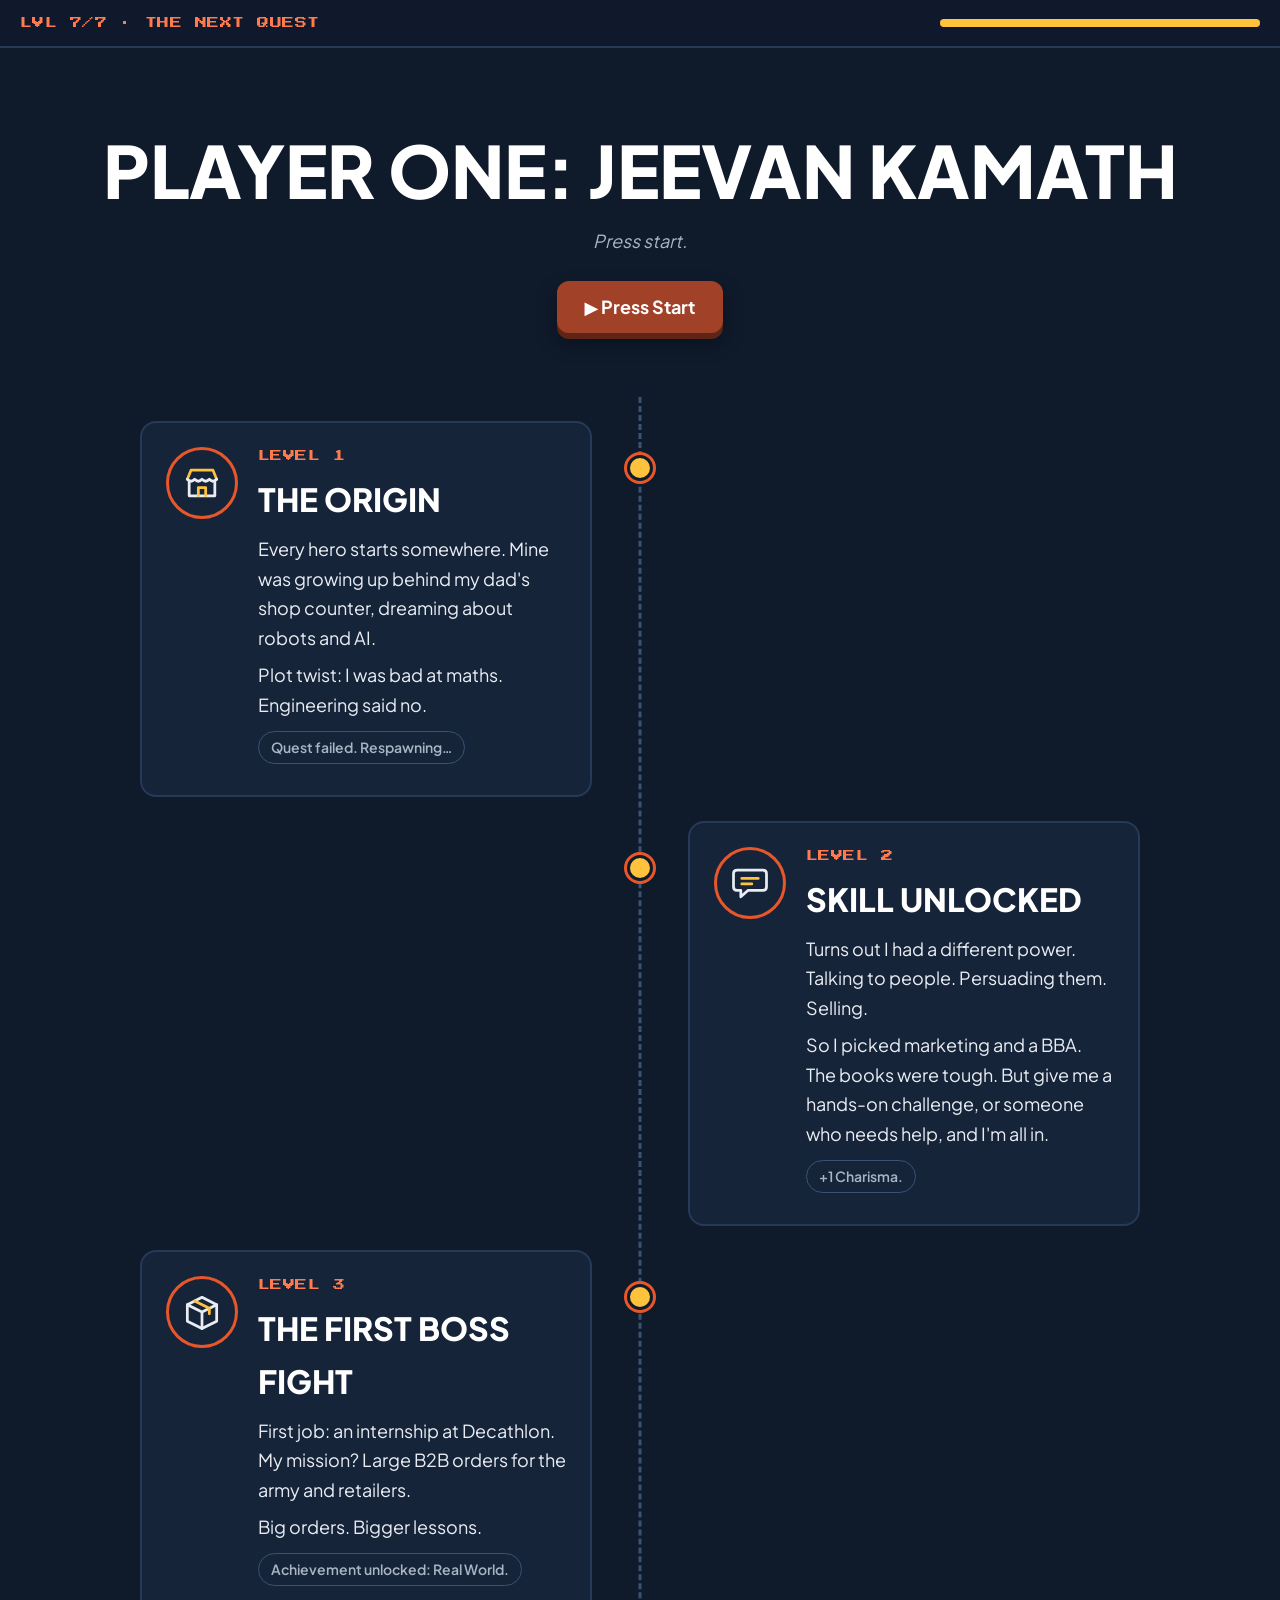
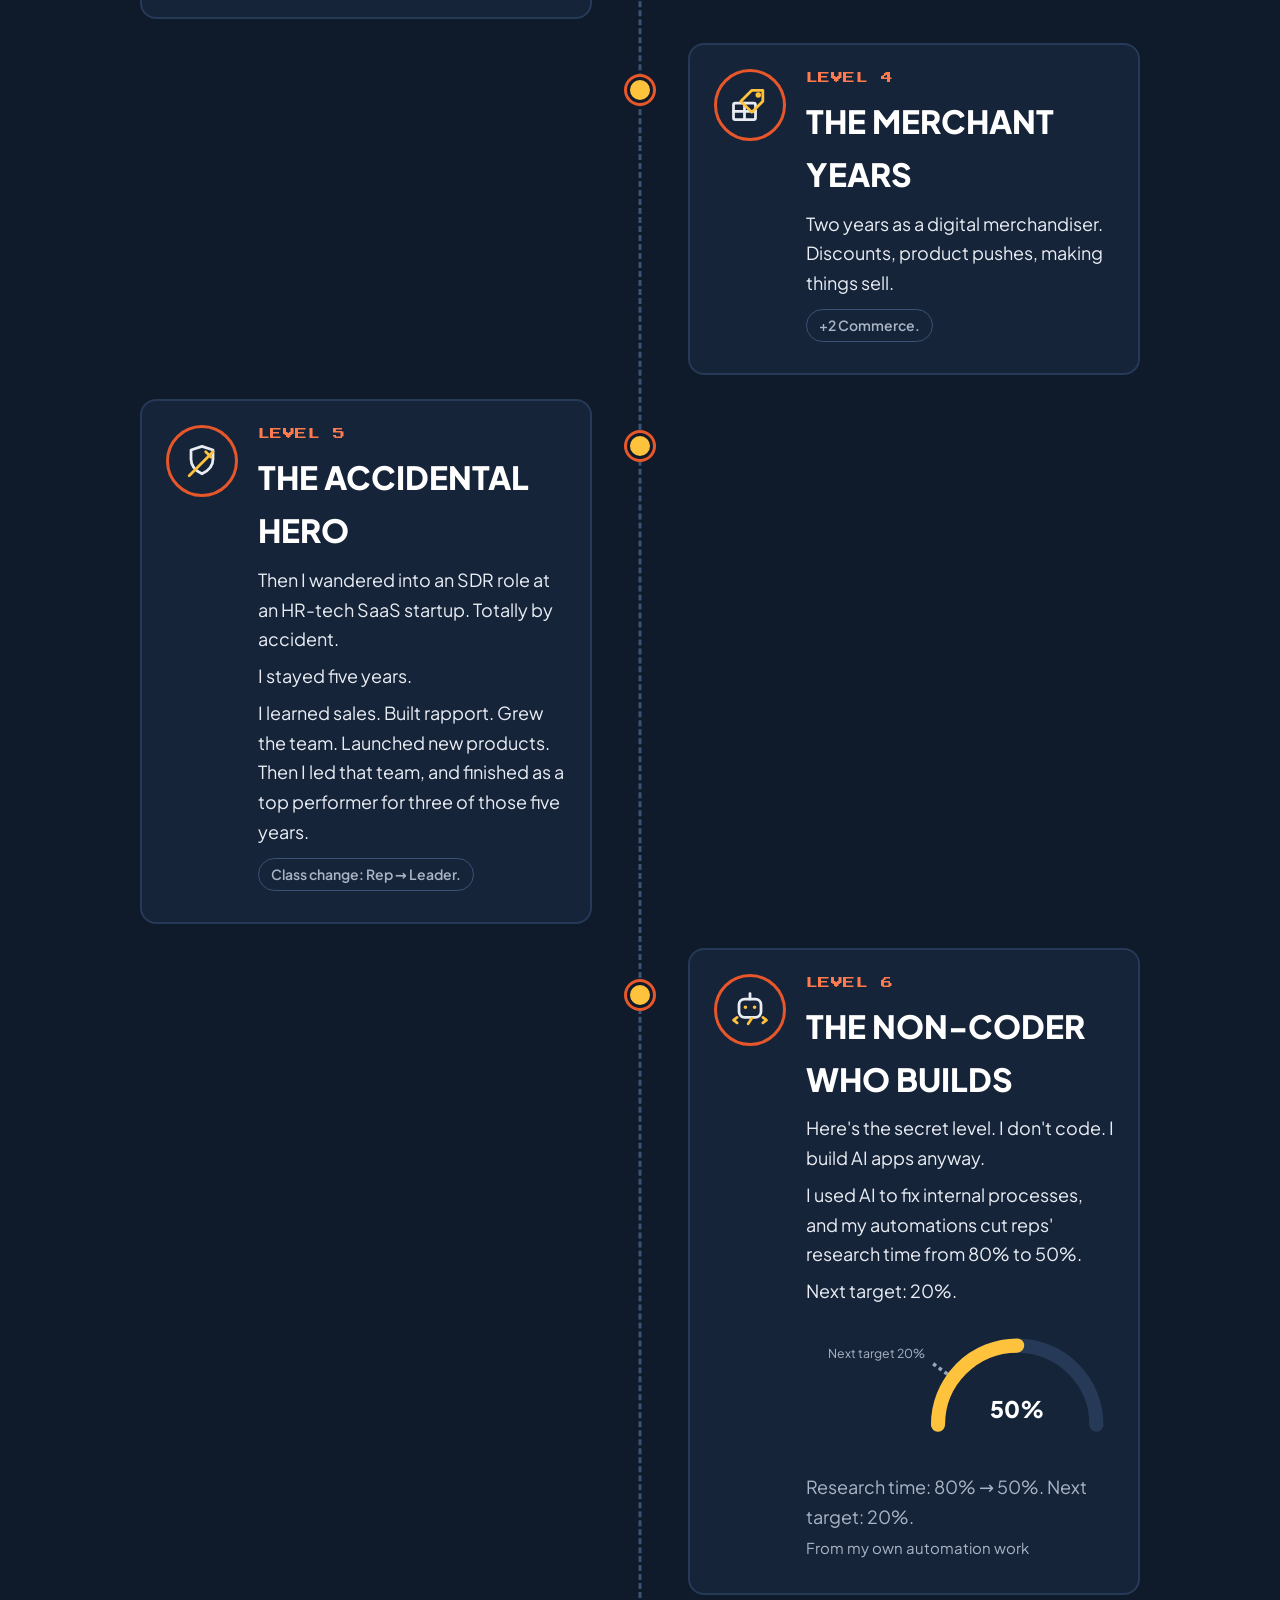
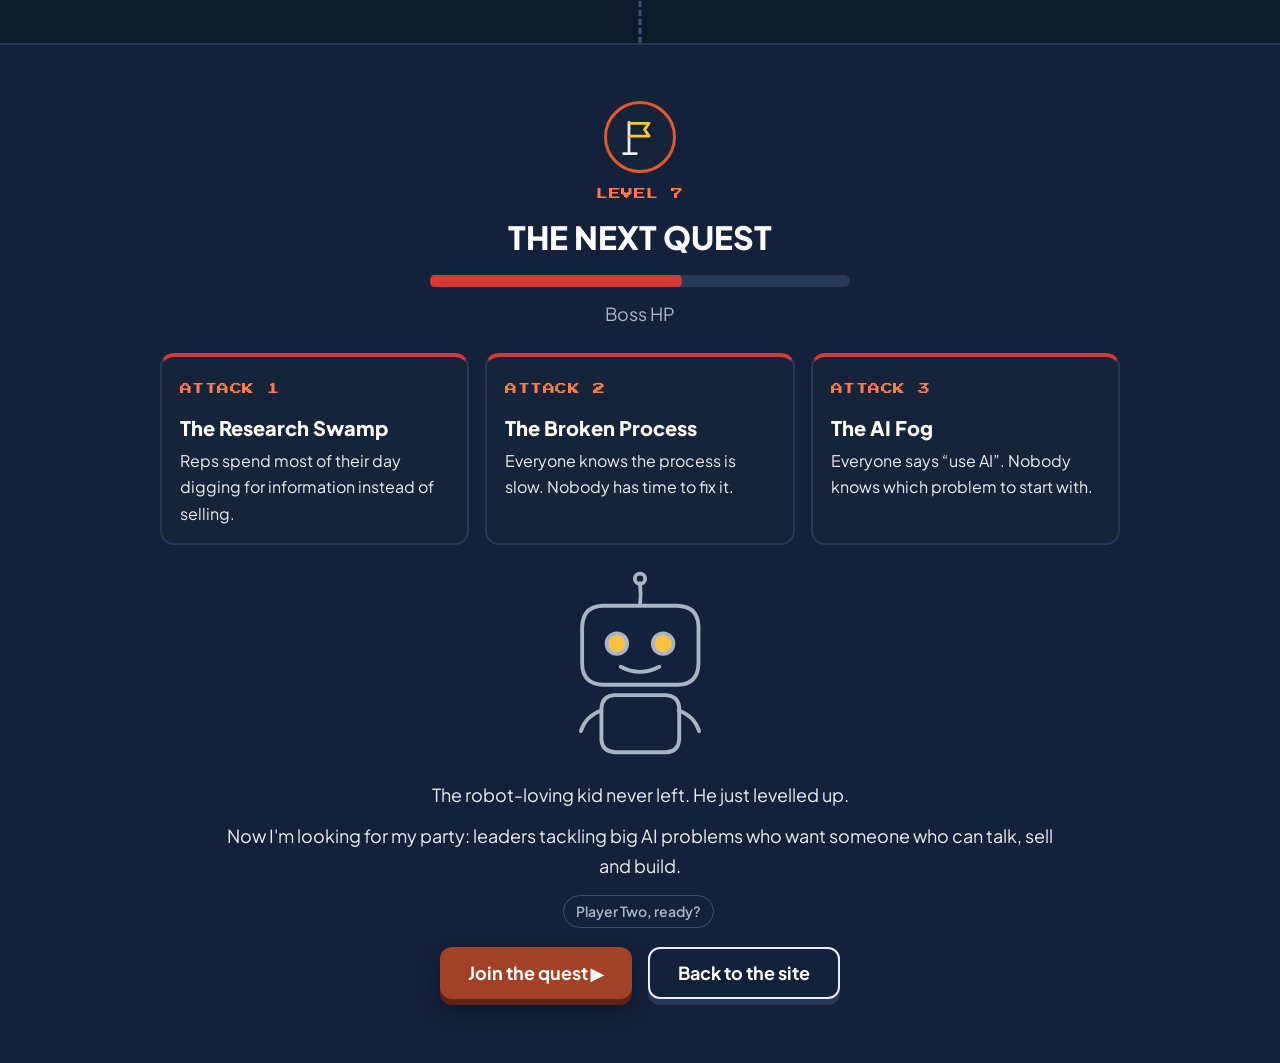
<file: player-one/index.html>
<!doctype html><html lang="en-GB"><head><meta charset="utf-8"><meta name="viewport" content="width=device-width,initial-scale=1"><title>Player One: Jeevan Kamath, SDR leader turned AI builder</title><meta name="description" content="Jeevan Kamath's career as a game: from a shop counter to SDR leader to non-coder who builds AI apps. Seven levels, one final boss."><link rel="canonical" href="https://jeevankamath.github.io/player-one/"><meta name="author" content="Jeevan Kamath"><meta property="og:type" content="profile"><meta property="og:title" content="Player One: Jeevan Kamath"><meta property="og:description" content="Jeevan Kamath's career as a game: from a shop counter to SDR leader to non-coder who builds AI apps. Seven levels, one final boss."><meta property="og:url" content="https://jeevankamath.github.io/player-one/"><meta property="og:locale" content="en_GB"><meta name="twitter:card" content="summary"><script type="application/ld+json">{"@context":"https://schema.org","@type":"ProfilePage","url":"https://jeevankamath.github.io/player-one/","inLanguage":"en-GB","mainEntity":{"@type":"Person","name":"Jeevan Kamath","url":"https://jeevankamath.github.io/","jobTitle":"SDR mentor and sales leader"}}</script><link rel="preload" href="/assets/fonts/plus-jakarta-sans-latin.woff2" as="font" type="font/woff2" crossorigin><style>
*{box-sizing:border-box}body{margin:0;background:#0f1a2b;color:#e9edf3;font:18px/1.65 system-ui,sans-serif}
.px{font:700 13px/1 ui-monospace,monospace;letter-spacing:.12em;text-transform:uppercase;color:#ff7a4d}
.hud{position:sticky;top:0;z-index:3;height:48px;display:flex;align-items:center;gap:16px;padding:0 20px;background:#0f1a2bee;border-bottom:2px solid #263a57}
.hud .bar{flex:1;max-width:320px;margin-left:auto;height:8px;border-radius:999px;background:#263a57}.hud .bar i{display:block;height:100%;width:38%;background:#ffc23d;border-radius:999px}
.title{text-align:center;padding:72px 20px 56px}h1{font-size:clamp(40px,8vw,72px);line-height:1.05;margin:12px 0;color:#fff}
.btn{display:inline-flex;align-items:center;min-height:52px;padding:0 28px;border-radius:12px;background:#a14127;color:#fff;font-weight:700;text-decoration:none;box-shadow:0 6px 0 #5e2416,0 10px 20px rgba(0,0,0,.35);margin:8px}
.btn.s{background:transparent;border:2px solid #e9edf3;box-shadow:0 6px 0 #263a57}
.path{max-width:1040px;margin:0 auto;padding:0 20px;position:relative}
.lv{background:#16243a;border:2px solid #263a57;border-radius:16px;padding:24px;margin:0 0 32px;display:flex;gap:20px;align-items:flex-start;width:min(100%,560px)}
.lv:nth-of-type(even){margin-left:auto}h2{color:#fff;font-size:clamp(24px,4vw,32px);margin:8px 0}
.bd{flex:0 0 72px;height:72px;border-radius:50%;border:3px solid #e8572a;display:grid;place-items:center;font-size:30px;background:#0f1a2b}
.chip{display:inline-block;font-size:14px;font-weight:600;padding:4px 12px;border:1px solid #263a57;border-radius:999px;color:#a9b4c4;margin:4px 4px 0 0}
.boss{background:#13213a;border-top:2px solid #263a57;padding:56px 20px;text-align:center}
.hp{max-width:420px;margin:12px auto;height:12px;border-radius:999px;background:#263a57}.hp i{display:block;width:70%;height:100%;background:#d93838;border-radius:999px}
.g{display:flex;justify-content:center;gap:40px;flex-wrap:wrap;align-items:center;margin-top:24px}p.m{color:#a9b4c4}
.lv p{margin:.4em 0}.loot{margin-top:8px}.loot em{font-style:normal}.boss p{max-width:64ch;margin:.6em auto}.gauge-fig{margin:12px 0 0}
.hud-level{white-space:nowrap;overflow:hidden;text-overflow:ellipsis;min-width:0}.hud-name{display:none}@media(min-width:600px){.hud-name{display:inline}}</style>
<style>/* Self-hosted, SIL OFL 1.1 */
@font-face{font-family:"Plus Jakarta Sans";font-style:normal;font-weight:400 800;font-display:swap;src:url(/assets/fonts/plus-jakarta-sans-latin.woff2) format("woff2");unicode-range:U+0000-00FF,U+0131,U+0152-0153,U+02BB-02BC,U+02C6,U+02DA,U+02DC,U+0304,U+0308,U+0329,U+2000-206F,U+20AC,U+2122,U+2191,U+2193,U+2212,U+2215,U+FEFF,U+FFFD}
@font-face{font-family:"Plus Jakarta Sans";font-style:normal;font-weight:400 800;font-display:swap;src:url(/assets/fonts/plus-jakarta-sans-latin-ext.woff2) format("woff2");unicode-range:U+0100-02BA,U+02BD-02C5,U+02C7-02CC,U+02CE-02D7,U+02DD-02FF,U+1E00-1E9F,U+20A0-20AB,U+20AD-20C4,U+2C60-2C7F,U+A720-A7FF}
@font-face{font-family:"Press Start 2P";font-style:normal;font-weight:400;font-display:swap;src:url(/assets/fonts/press-start-2p-latin-400.woff2) format("woff2")}

/* animations.css (Animator bot), inlined */
/* Player One animation hooks (design-spec v1/v1.1). Hidden start states apply only when JS adds .anim-on to <html>,
   so content stays readable without JS. */
:root{--ease-enter:cubic-bezier(.2,.8,.2,1);--ease-io:cubic-bezier(.65,0,.35,1);--hp:.6}

/* xp-bar: --xp 0..1 set by JS from scroll progress + unlocked levels */
.hud .bar i{width:100%;transform-origin:left center;transform:scaleX(var(--xp,0));transition:transform 200ms linear}

/* level-enter */
.anim-on [data-anim="level-enter"]{opacity:0;transform:translateY(24px);transition:opacity 400ms var(--ease-enter),transform 400ms var(--ease-enter)}
.anim-on [data-anim="level-enter"].is-in{opacity:1;transform:none}

/* badge-pop: .6 -> 1.08 -> 1, 500ms */
.anim-on [data-anim="badge-pop"]{transform:scale(.6);opacity:0}
.anim-on [data-anim="badge-pop"].is-in{animation:badge-pop 500ms var(--ease-enter) forwards}
@keyframes badge-pop{0%{transform:scale(.6);opacity:0}60%{transform:scale(1.08);opacity:1}100%{transform:scale(1);opacity:1}}

/* gauge: arc uses pathLength=100; --g = fill percent */
.gauge .fill{stroke-dasharray:100 100;stroke-dashoffset:calc(100 - var(--g,50))}
.anim-on .gauge .fill{transition:stroke-dashoffset 1200ms ease-in-out}
.gauge .ghost{stroke:#a9b4c4;stroke-dasharray:4 4;opacity:.9}

/* boss-hp: drops from full to var(--hp) on enter, 800ms; no numeric label */
.hp i{width:100%;transform-origin:left center;transform:scaleX(var(--hp))}
.anim-on [data-anim="boss-hp"] i{transform:scaleX(1);transition:transform 800ms var(--ease-io)}
.anim-on [data-anim="boss-hp"].is-in i{transform:scaleX(var(--hp))}

/* robot-blink: eyes scaleY 1 -> .1 -> 1 in 160ms, only on hover/focus/tap */
.robot-wrap{display:inline-block;border-radius:12px;cursor:pointer;min-width:48px;min-height:48px}
.robot-wrap:focus-visible{outline:3px solid #ffc23d;outline-offset:3px}
.robot-eyes{transform-box:fill-box;transform-origin:center}
.robot-wrap.blink .robot-eyes{animation:blink 160ms ease-in-out}
@keyframes blink{50%{transform:scaleY(.1)}}

@media (prefers-reduced-motion:reduce){
  .anim-on [data-anim]{opacity:1!important;transform:none!important;animation:none!important;transition:none!important}
  .anim-on [data-anim="boss-hp"] i{transform:scaleX(var(--hp))!important;transition:none!important}
  .hud .bar i,.anim-on .gauge .fill{transition:none!important}
  .robot-wrap.blink .robot-eyes{animation:none!important}
}
/* ---- design v2 ---- */
body{font-family:"Plus Jakarta Sans",system-ui,-apple-system,"Segoe UI",Roboto,sans-serif}
@media(max-width:767px){body{font-size:17px}}
.px{font:400 12px/1.5 "Press Start 2P",ui-monospace,"Courier New",monospace;letter-spacing:.04em;color:#ff7a4d}
h1,h2,h3{font-family:"Plus Jakarta Sans",system-ui,sans-serif;font-weight:800}
.btn{min-height:52px;font-family:inherit}.btn:focus-visible,a:focus-visible{outline:3px solid #ffc23d;outline-offset:3px}
.bd{background:#16243a;width:72px}.bd svg{display:block}
.chip{border-color:#3a5274}
.path{--node:20px;padding-left:56px;padding-right:16px}
.path::before{content:"";position:absolute;top:0;bottom:0;left:27px;border-left:3px dashed #3a5274}
.lv{position:relative;width:100%;flex-direction:column;gap:12px;padding:20px 16px;margin:0 0 40px}
.lv::after{content:"";position:absolute;top:32px;left:-41px;width:var(--node);height:var(--node);border-radius:50%;background:#ffc23d;border:3px solid #0f1a2b;box-shadow:0 0 0 3px #e8572a}
.lv:nth-of-type(even){margin-left:0}
@media(min-width:1024px){
.path{max-width:1040px;padding:24px 20px}
.path::before{left:50%;transform:translateX(-1.5px)}
.lv{width:calc(50% - 48px);flex-direction:row;gap:20px;padding:24px;margin:0 0 24px}
.lv:nth-of-type(odd){margin-right:auto}.lv:nth-of-type(even){margin-left:auto}
.lv:nth-of-type(odd)::after{left:auto;right:-63px}
.lv:nth-of-type(even)::after{left:-63px}
}
.boss .bd-c{margin:0 auto 12px}
.attacks{list-style:none;padding:0;margin:24px auto;max-width:960px;display:grid;gap:16px;grid-template-columns:1fr}
@media(min-width:768px){.attacks{grid-template-columns:repeat(3,1fr)}}
.atk{background:#16243a;border:2px solid #263a57;border-top:4px solid #d93838;border-radius:14px;padding:16px 18px;text-align:left}
.atk h3{color:#fff;font-size:20px;margin:8px 0 4px}.atk p{margin:0;color:#e9edf3;font-size:16px}
.gauge{max-width:100%;height:auto}.gauge-fig{max-width:100%;overflow:hidden}.lv>div:last-child{min-width:0}
</style></head><body>
<div class="hud" data-anim="xp-bar"><span class="px hud-level" aria-live="polite">START</span><div class="bar" role="progressbar" aria-label="XP: levels unlocked" aria-valuemin="0" aria-valuemax="7" aria-valuenow="0" aria-valuetext="No levels unlocked yet"><i></i></div></div>
<header class="title" id="start"><h1>PLAYER ONE: JEEVAN KAMATH</h1><p class="m"><em>Press start.</em></p><a class="btn" href="#level-1">▶ Press Start</a></header>
<main><div class="path">
<section class="lv" id="level-1" data-level="1" data-name="The Origin" data-anim="level-enter" aria-labelledby="lv1-h"><div class="bd" data-anim="badge-pop" role="img" aria-label="Badge: shop counter"><svg viewBox="0 0 48 48" width="44" height="44" fill="none" stroke="#e9edf3" stroke-width="3" stroke-linecap="round" stroke-linejoin="round" aria-hidden="true" focusable="false"><path d="M8 20l4-10h24l4 10" stroke="#ffc23d"/><path d="M8 20q4 4 8 0q4 4 8 0q4 4 8 0q4 4 8 0"/><path d="M10 22v16h28V22"/><path d="M20 38v-9h8v9" stroke="#ffc23d"/></svg></div><div><div class="px">Level 1</div><h2 id="lv1-h">THE ORIGIN</h2><p>Every hero starts somewhere. Mine was growing up behind my dad's shop counter, dreaming about robots and AI.</p><p>Plot twist: I was bad at maths. Engineering said no.</p><p class="loot"><span class="chip"><em>Quest failed. Respawning…</em></span></p></div></section>
<section class="lv" id="level-2" data-level="2" data-name="Skill Unlocked" data-anim="level-enter" aria-labelledby="lv2-h"><div class="bd" data-anim="badge-pop" role="img" aria-label="Badge: speech bubble"><svg viewBox="0 0 48 48" width="44" height="44" fill="none" stroke="#e9edf3" stroke-width="3" stroke-linecap="round" stroke-linejoin="round" aria-hidden="true" focusable="false"><path d="M10 10h28q4 0 4 4v14q0 4-4 4H22l-8 7v-7h-4q-4 0-4-4V14q0-4 4-4z"/><path d="M15 19h18M15 25h11" stroke="#ffc23d"/></svg></div><div><div class="px">Level 2</div><h2 id="lv2-h">SKILL UNLOCKED</h2><p>Turns out I had a different power. Talking to people. Persuading them. Selling.</p><p>So I picked marketing and a BBA. The books were tough. But give me a hands-on challenge, or someone who needs help, and I'm all in.</p><p class="loot"><span class="chip"><em>+1 Charisma.</em></span></p></div></section>
<section class="lv" id="level-3" data-level="3" data-name="The First Boss Fight" data-anim="level-enter" aria-labelledby="lv3-h"><div class="bd" data-anim="badge-pop" role="img" aria-label="Badge: bulk order box"><svg viewBox="0 0 48 48" width="44" height="44" fill="none" stroke="#e9edf3" stroke-width="3" stroke-linecap="round" stroke-linejoin="round" aria-hidden="true" focusable="false"><path d="M8 16l16-8 16 8v18l-16 8-16-8z"/><path d="M8 16l16 8 16-8M24 24v18"/><path d="M16 12l16 8v6" stroke="#ffc23d"/></svg></div><div><div class="px">Level 3</div><h2 id="lv3-h">THE FIRST BOSS FIGHT</h2><p>First job: an internship at Decathlon. My mission? Large B2B orders for the army and retailers.</p><p>Big orders. Bigger lessons.</p><p class="loot"><span class="chip"><em>Achievement unlocked: Real World.</em></span></p></div></section>
<section class="lv" id="level-4" data-level="4" data-name="The Merchant Years" data-anim="level-enter" aria-labelledby="lv4-h"><div class="bd" data-anim="badge-pop" role="img" aria-label="Badge: price tag on a crate"><svg viewBox="0 0 48 48" width="44" height="44" fill="none" stroke="#e9edf3" stroke-width="3" stroke-linecap="round" stroke-linejoin="round" aria-hidden="true" focusable="false"><rect x="6" y="22" width="24" height="18" rx="2"/><path d="M6 31h24M18 22v18"/><path d="M26 8h12v12L26 32 14 20z" stroke="#ffc23d"/><circle cx="33" cy="13" r="1.5" stroke="#ffc23d"/></svg></div><div><div class="px">Level 4</div><h2 id="lv4-h">THE MERCHANT YEARS</h2><p>Two years as a digital merchandiser. Discounts, product pushes, making things sell.</p><p class="loot"><span class="chip"><em>+2 Commerce.</em></span></p></div></section>
<section class="lv" id="level-5" data-level="5" data-name="The Accidental Hero" data-anim="level-enter" aria-labelledby="lv5-h"><div class="bd" data-anim="badge-pop" role="img" aria-label="Badge: sword and shield"><svg viewBox="0 0 48 48" width="44" height="44" fill="none" stroke="#e9edf3" stroke-width="3" stroke-linecap="round" stroke-linejoin="round" aria-hidden="true" focusable="false"><path d="M24 8l12 4v10q0 10-12 16Q12 32 12 22V12z"/><path d="M10 40L32 18M32 18l4-4M28 14l6 6" stroke="#ffc23d"/></svg></div><div><div class="px">Level 5</div><h2 id="lv5-h">THE ACCIDENTAL HERO</h2><p>Then I wandered into an SDR role at an HR-tech SaaS startup. Totally by accident.</p><p>I stayed five years.</p><p>I learned sales. Built rapport. Grew the team. Launched new products. Then I led that team, and finished as a top performer for three of those five years.</p><p class="loot"><span class="chip"><em>Class change: Rep → Leader.</em></span></p></div></section>
<section class="lv" id="level-6" data-level="6" data-name="The Non-Coder Who Builds" data-anim="level-enter" aria-labelledby="lv6-h"><div class="bd" data-anim="badge-pop" role="img" aria-label="Badge: robot with code brackets"><svg viewBox="0 0 48 48" width="44" height="44" fill="none" stroke="#e9edf3" stroke-width="3" stroke-linecap="round" stroke-linejoin="round" aria-hidden="true" focusable="false"><path d="M24 6v6"/><rect x="12" y="12" width="24" height="20" rx="6"/><path d="M19 21h.01M29 21h.01" stroke="#ffc23d" stroke-width="4"/><path d="M10 38l-4-3 4-3M38 32l4 3-4 3M22 39l4-6" stroke="#ffc23d"/></svg></div><div><div class="px">Level 6</div><h2 id="lv6-h">THE NON-CODER WHO BUILDS</h2><p>Here's the secret level. I don't code. I build AI apps anyway.</p><p>I used AI to fix internal processes, and my automations cut reps' research time from 80% to 50%.</p><p>Next target: 20%.</p><figure class="gauge-fig" style="margin:0" aria-describedby="gauge-text" aria-label="Research time gauge"><svg class="gauge" data-anim="gauge" data-from="80" data-to="50" width="320" height="150" viewBox="-130 0 350 150" aria-hidden="true" focusable="false">
<path d="M20 120 A90 90 0 0 1 200 120" stroke="#263a57" stroke-width="16" fill="none" stroke-linecap="round"/>
<path class="fill" pathLength="100" d="M20 120 A90 90 0 0 1 200 120" stroke="#ffc23d" stroke-width="16" fill="none" stroke-linecap="round"/>
<line class="ghost" x1="30.7" y1="62.4" x2="11.3" y2="48.3" stroke-width="4"/>
<text x="5.3" y="44.3" fill="#a9b4c4" font-size="14" text-anchor="end">Next target 20%</text>
<text class="gauge-value" x="110" y="112" fill="#fff" text-anchor="middle" font-size="26" font-weight="800">50%</text></svg></figure>
<p class="m" id="gauge-text">Research time: 80% → 50%. Next target: 20%.<br><small>From my own automation work</small></p></div></section>
</div>
<section class="boss" id="boss" data-level="7" data-name="The Next Quest" aria-labelledby="lv7-h"><div class="bd bd-c" data-anim="badge-pop" role="img" aria-label="Badge: quest flag"><svg viewBox="0 0 48 48" width="44" height="44" fill="none" stroke="#e9edf3" stroke-width="3" stroke-linecap="round" stroke-linejoin="round" aria-hidden="true" focusable="false"><path d="M12 42V8"/><path d="M12 9h22l-5 7 5 7H12" stroke="#ffc23d"/><path d="M6 42h14"/></svg></div><div class="px">Level 7</div><h2 id="lv7-h">THE NEXT QUEST</h2>
<div class="hp" data-anim="boss-hp" role="img" aria-label="Boss HP bar, partly drained" style="--hp:.6"><i></i></div><p class="m">Boss HP</p><ul class="attacks" aria-label="Boss attacks"><li class="atk" data-anim="level-enter"><span class="px">Attack 1</span><h3>The Research Swamp</h3><p>Reps spend most of their day digging for information instead of selling.</p></li><li class="atk" data-anim="level-enter"><span class="px">Attack 2</span><h3>The Broken Process</h3><p>Everyone knows the process is slow. Nobody has time to fix it.</p></li><li class="atk" data-anim="level-enter"><span class="px">Attack 3</span><h3>The AI Fog</h3><p>Everyone says “use AI”. Nobody knows which problem to start with.</p></li></ul>
<div class="g"><span class="robot-wrap" data-anim="robot-blink" tabindex="0" role="img" aria-label="Robot sketch (blinks on hover, focus or tap)"><svg class="robot" aria-hidden="true" focusable="false" width="180" height="193" viewBox="0 0 140 150" fill="none" stroke="#a9b4c4" stroke-width="3" stroke-linecap="round" stroke-linejoin="round">
  <!-- robot_blinking-sketch_player-one-page: hand-drawn robot; eyes in .robot-eyes blink via data-anim="robot-blink" -->
  <path d="M70 11 q1 9 0 17"/><circle cx="70" cy="7.5" r="4"/>
  <path d="M41 28.5 h58 q16 0.5 16.5 16 v29 q-0.5 16 -16 16.5 h-58 q-16 -0.5 -16.5 -16 v-29 q0.5 -16 16 -16.5z"/>
  <g class="robot-eyes"><circle cx="52" cy="58" r="8" fill="#ffc23d"/><circle cx="88" cy="58" r="8" fill="#ffc23d"/></g>
  <path d="M55 76 q15 8 30 0"/>
  <path d="M50 98 h40 q10 0.5 10.5 10 v24 q-0.5 10 -10 10.5 h-40 q-10 -0.5 -10.5 -10 v-24 q0.5 -10 10 -10.5z"/>
  <path d="M40 110 q-12 4 -16 16 M100 110 q12 4 16 16"/>
</svg>
</span></div>
<p>The robot-loving kid never left. He just levelled up.</p><p>Now I'm looking for my party: leaders tackling big AI problems who want someone who can talk, sell and build.</p><p class="loot"><span class="chip"><em>Player Two, ready?</em></span></p>
<span id="contact"></span><a class="btn" href="https://calendar.app.google/WUWmh8HrbW56DnaH7" target="_blank" rel="noopener">Join the quest ▶</a><a class="btn s" href="/">Back to the site</a></section></main>
<script>/* animations.js (Animator bot), inlined */
/* Player One animation hooks: xp-bar, level-enter, badge-pop, gauge, robot-blink, boss-hp. Vanilla JS. */
(function () {
  var reduce = window.matchMedia && matchMedia('(prefers-reduced-motion: reduce)').matches;
  var root = document.documentElement; root.classList.add('anim-on');
  var io = 'IntersectionObserver' in window;
  function onEnter(els, cb, threshold) {
    if (!io || reduce) { els.forEach(cb); return; }
    var ob = new IntersectionObserver(function (es) { es.forEach(function (e) { if (e.isIntersecting) { cb(e.target); ob.unobserve(e.target); } }); }, { threshold: threshold || 0.2 });
    els.forEach(function (el) { ob.observe(el); });
  }
  var $$ = function (s) { return Array.prototype.slice.call(document.querySelectorAll(s)); };

  // level-enter + badge-pop
  onEnter($$('[data-anim="level-enter"]'), function (el) { el.classList.add('is-in'); }, 0.2);
  onEnter($$('[data-anim="badge-pop"]'), function (el) { el.classList.add('is-in'); }, 0.6);
  // boss-hp
  onEnter($$('[data-anim="boss-hp"]'), function (el) { el.classList.add('is-in'); }, 0.5);

  // gauge: 80 -> 50 when 50% visible; text swaps (no in-between numbers shown)
  $$('[data-anim="gauge"]').forEach(function (g) {
    var lab = g.querySelector('.gauge-value'), from = +g.dataset.from, to = +g.dataset.to;
    g.style.setProperty('--g', reduce ? to : from); if (lab) lab.textContent = (reduce ? to : from) + '%';
    onEnter([g], function () {
      g.getBoundingClientRect(); // commit start state
      requestAnimationFrame(function () {
        g.style.setProperty('--g', to);
        setTimeout(function () { if (lab) lab.textContent = to + '%'; g.classList.add('is-done'); }, reduce ? 0 : 600);
      });
    }, 0.5);
  });

  // xp-bar: scroll progress, never below the share of levels unlocked; label via IntersectionObserver
  var hud = document.querySelector('[data-anim="xp-bar"]');
  if (hud) {
    var fill = hud.querySelector('.bar'), label = hud.querySelector('.hud-level'), levels = $$('[data-level]'), unlocked = 0;
    var setLevel = function (n) {
      if (n <= unlocked) return; unlocked = n; var l = levels[n - 1];
      label.innerHTML = 'LVL ' + n + '/' + levels.length + '<span class="hud-name"> · ' + l.dataset.name + '</span>';
      fill.setAttribute('aria-valuenow', n); fill.setAttribute('aria-valuetext', 'Level ' + n + ' of ' + levels.length + ' unlocked: ' + l.dataset.name);
    };
    var update = function () {
      var max = document.documentElement.scrollHeight - innerHeight, p = max > 0 ? scrollY / max : 1;
      var xp = Math.min(1, Math.max(p, unlocked / levels.length));
      hud.style.setProperty('--xp', xp.toFixed(3));
      // fallback for fast jumps: unlock every level whose top has passed 60% of the viewport
      var passed = levels.filter(function (l) { return l.getBoundingClientRect().top < innerHeight * 0.6; }).length;
      if (passed > unlocked) setLevel(passed);
    };
    if (io) {
      var lo = new IntersectionObserver(function (es) {
        es.forEach(function (e) {
          if (e.isIntersecting) { setLevel(+e.target.dataset.level); update(); }
        });
      }, { rootMargin: '-40% 0px -50% 0px' });
      levels.forEach(function (l) { lo.observe(l); });
    }
    addEventListener('scroll', update, { passive: true }); addEventListener('resize', update); update();
  }

  // robot-blink on hover / focus / tap (never loops)
  $$('[data-anim="robot-blink"]').forEach(function (r) {
    var blink = function () { if (reduce) return; r.classList.remove('blink'); void r.offsetWidth; r.classList.add('blink'); };
    r.addEventListener('pointerenter', blink); r.addEventListener('focus', blink); r.addEventListener('click', blink);
    r.addEventListener('keydown', function (e) { if (e.key === 'Enter' || e.key === ' ') { e.preventDefault(); blink(); } });
    r.addEventListener('animationend', function () { r.classList.remove('blink'); });
  });
})();
</script>
</body></html>
</file>
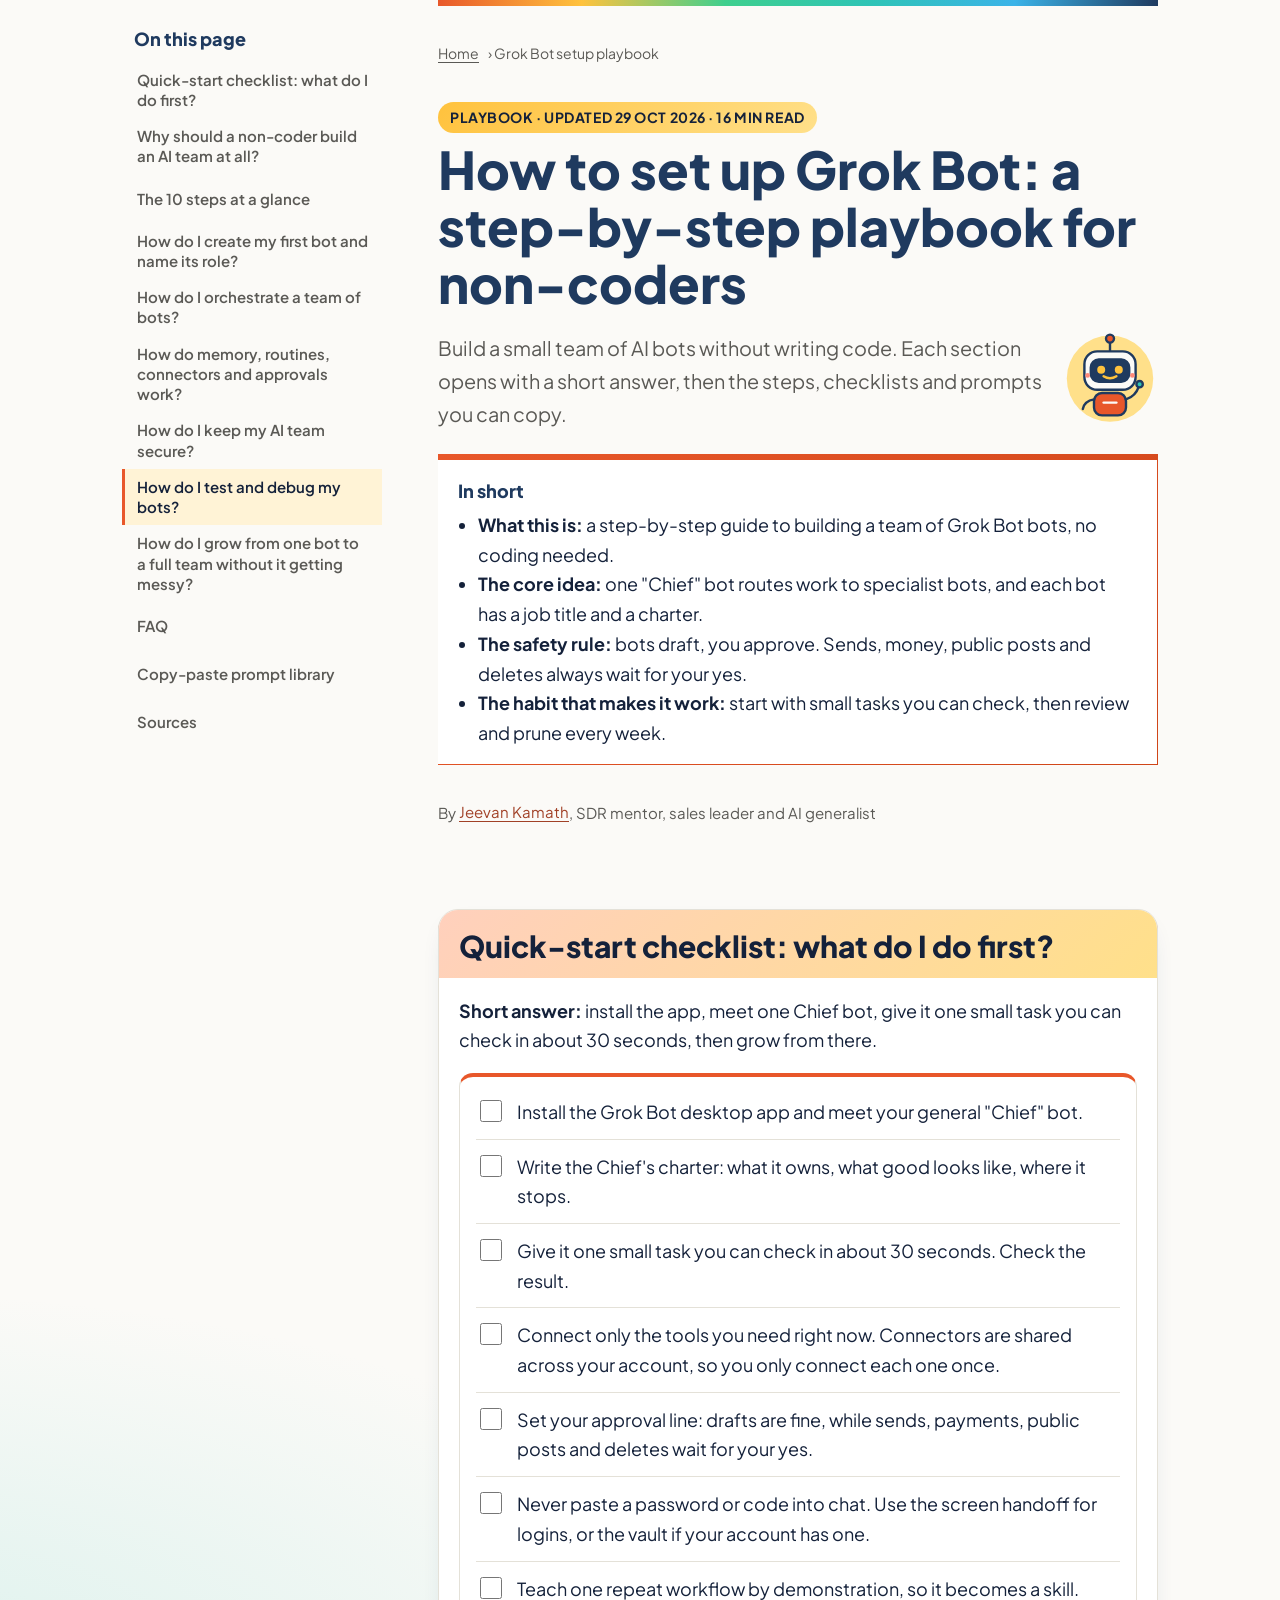
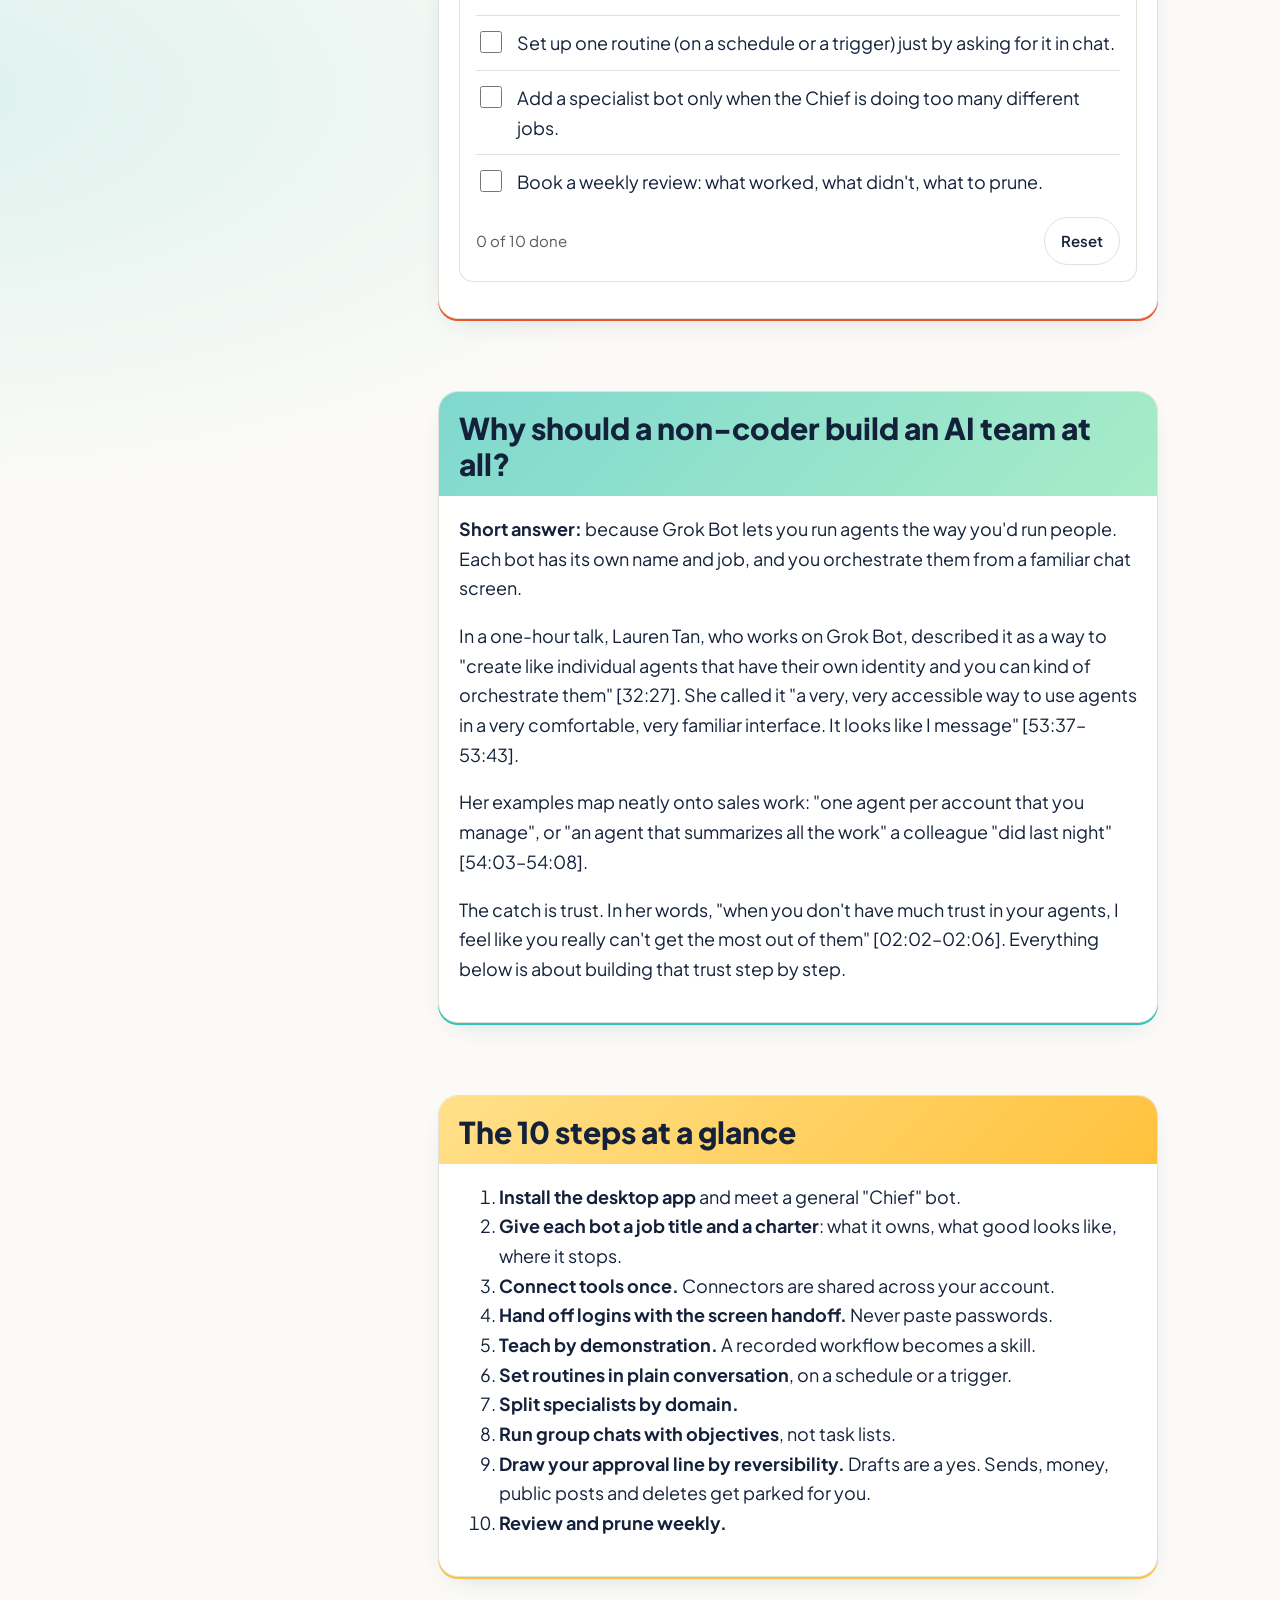
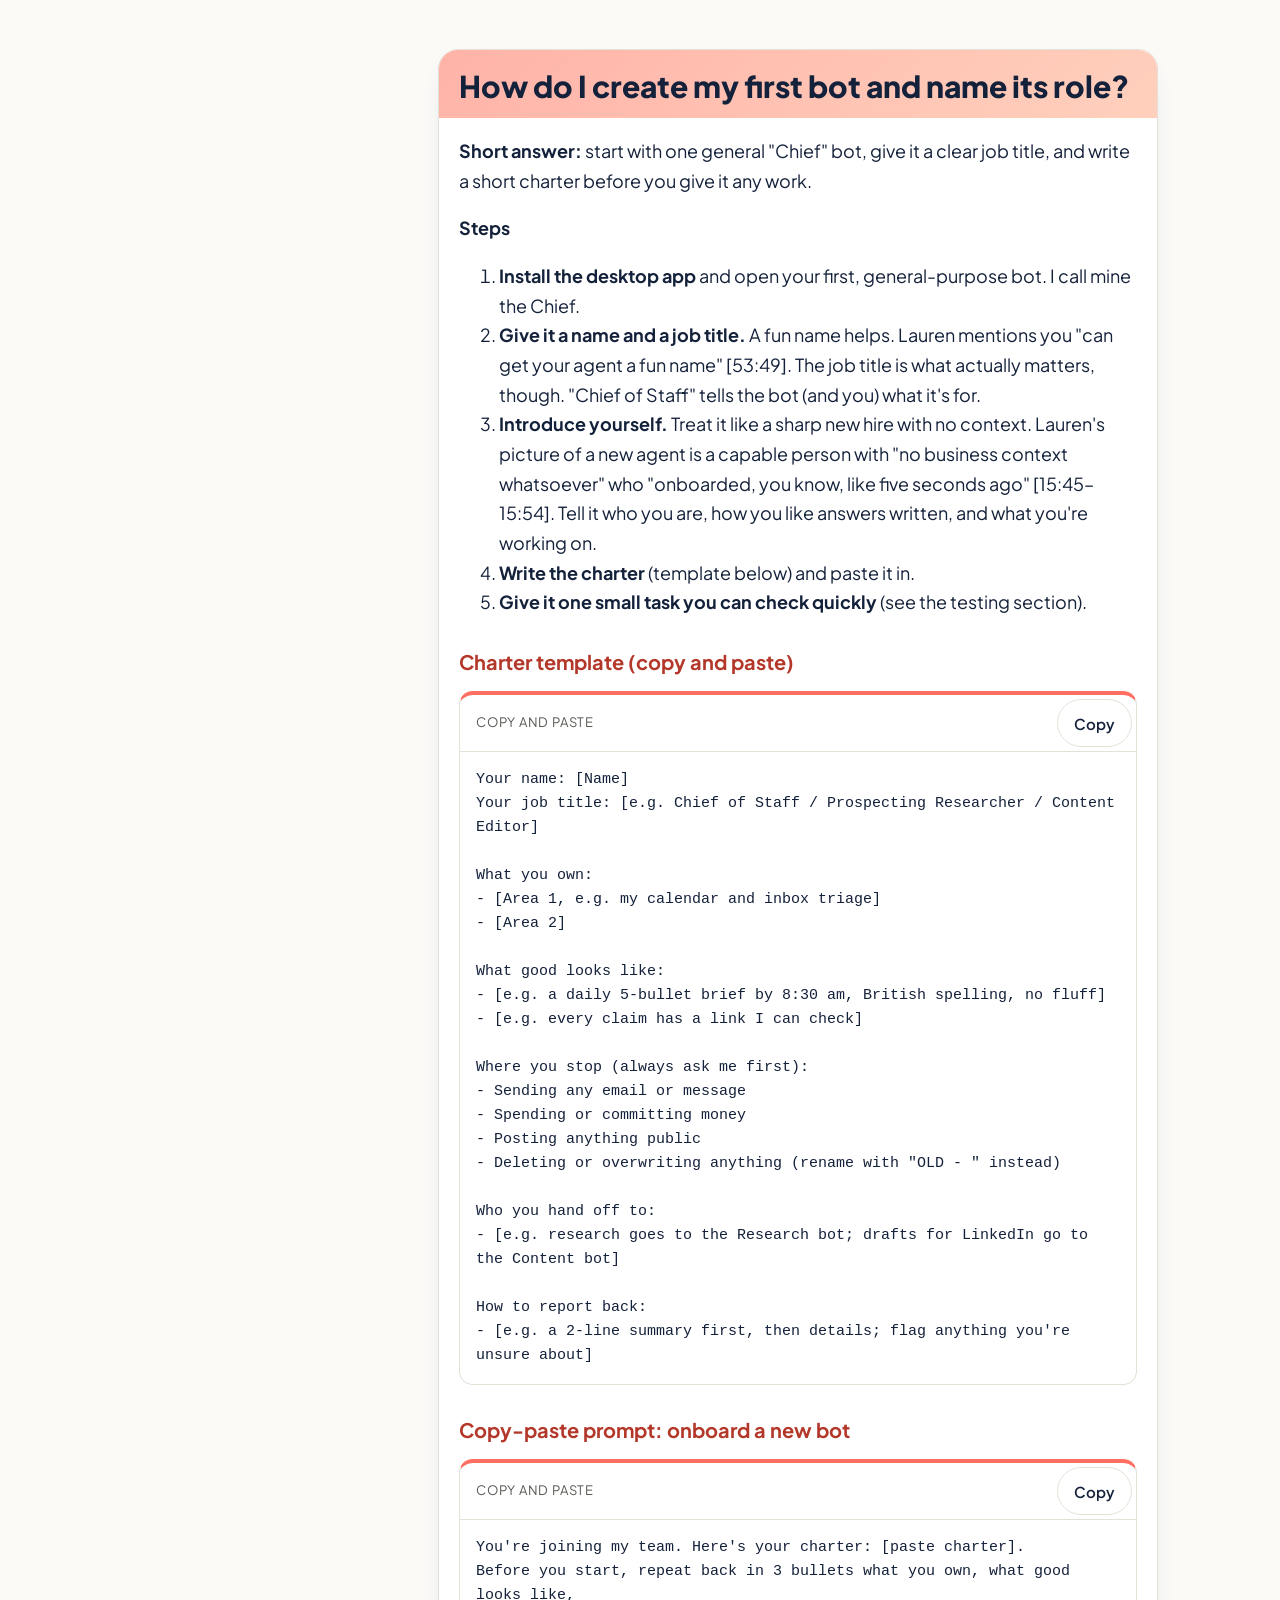
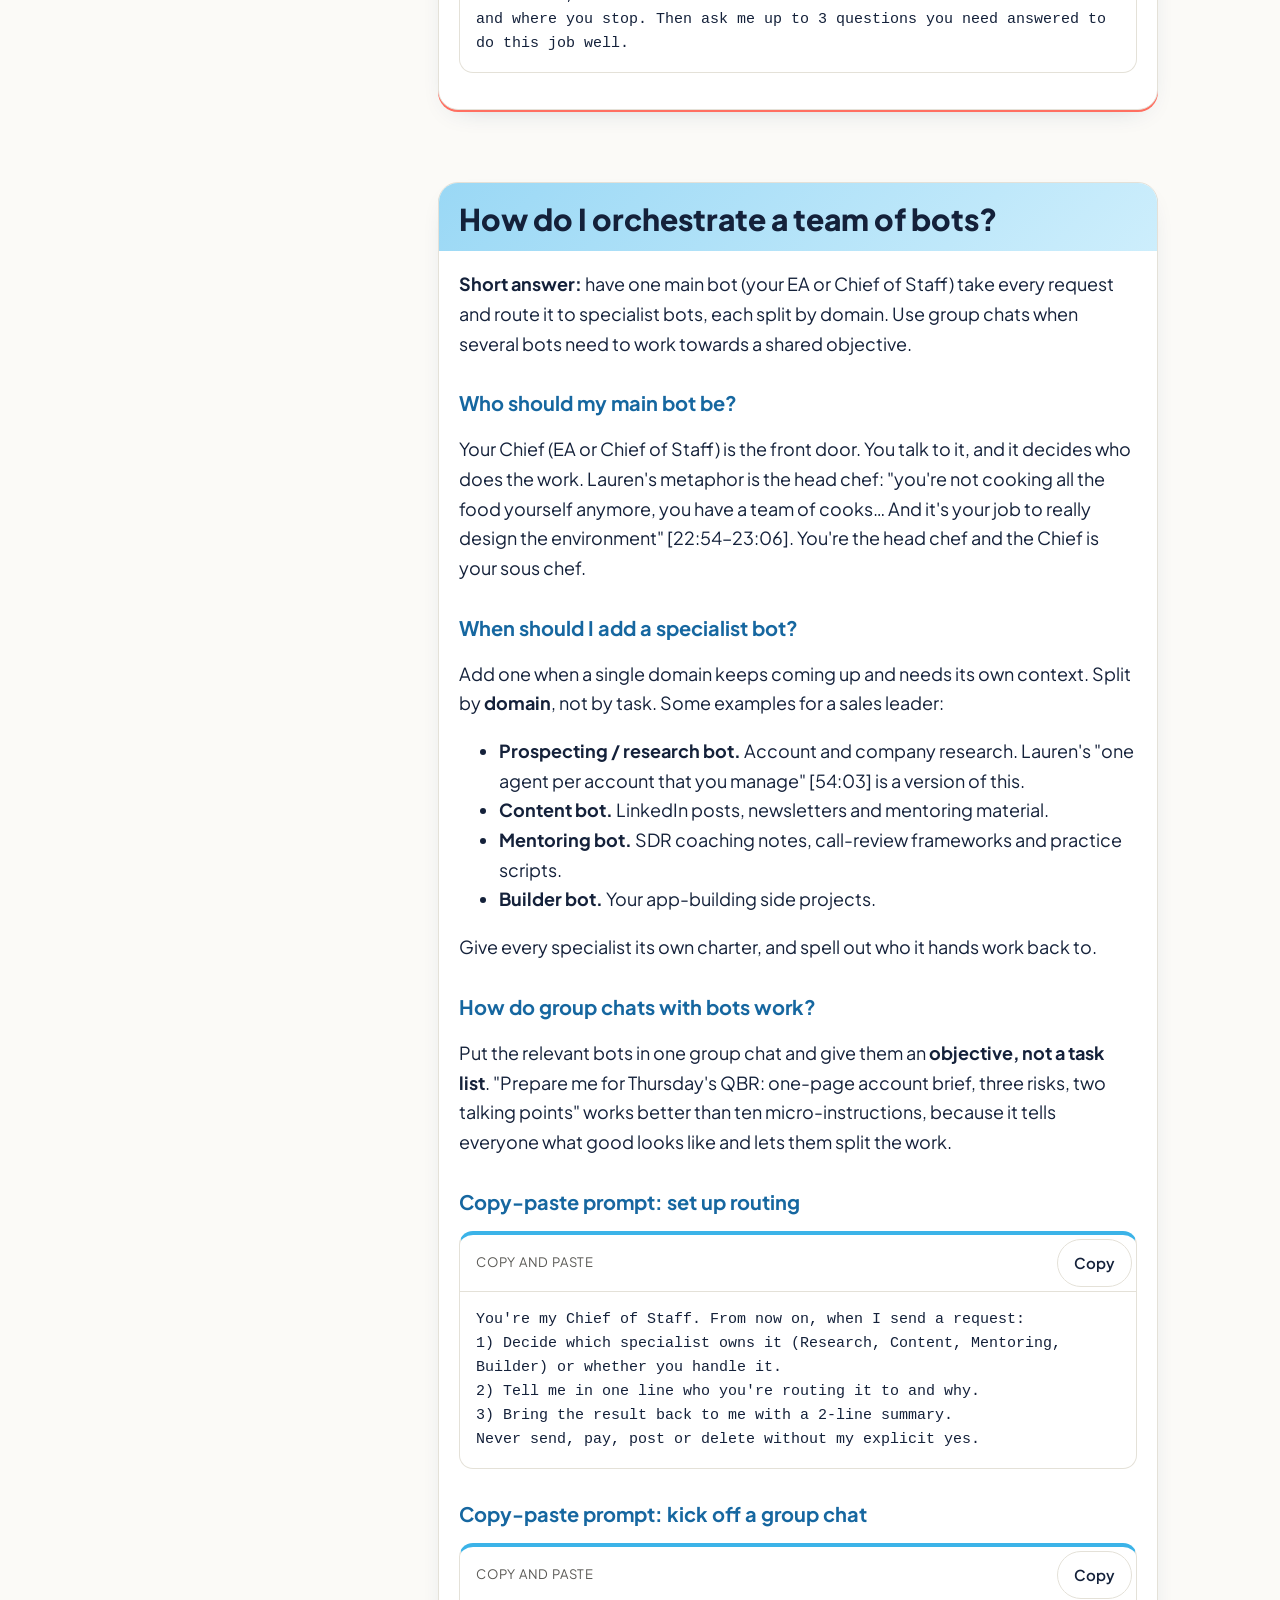
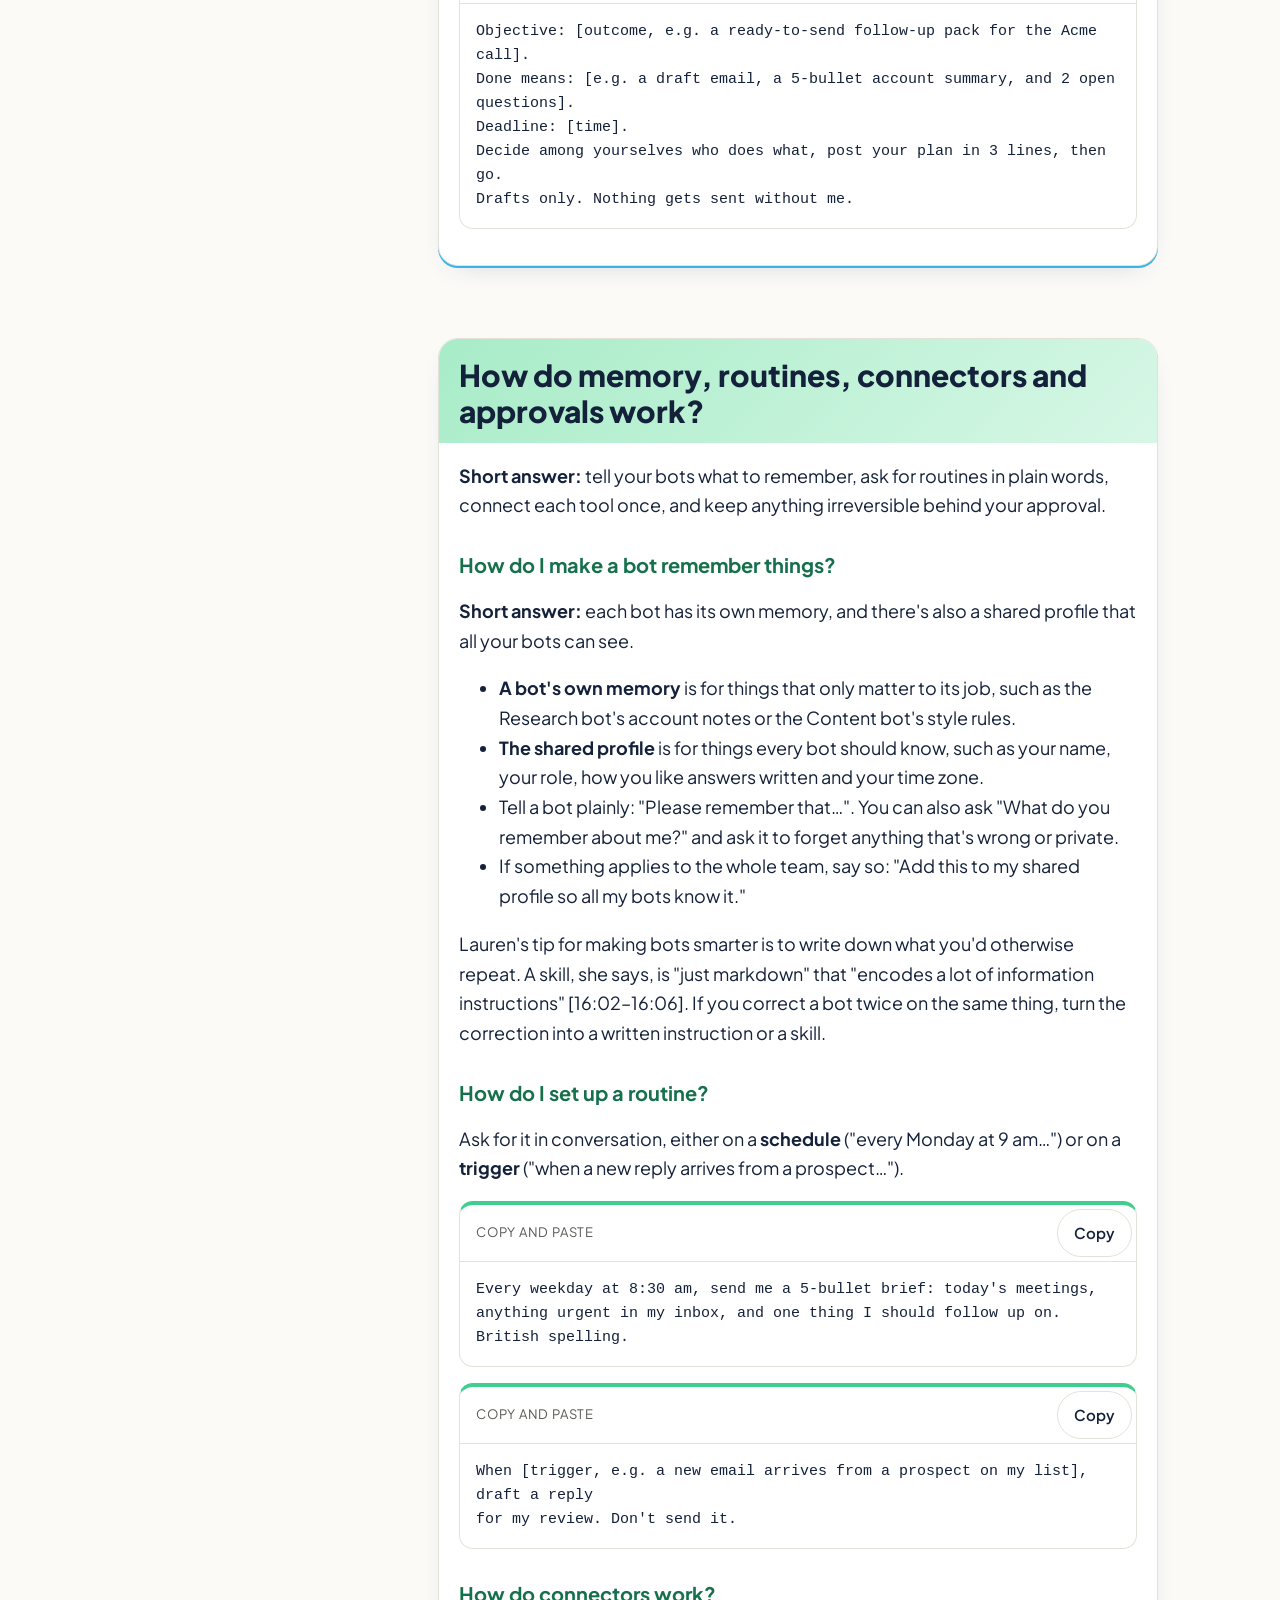
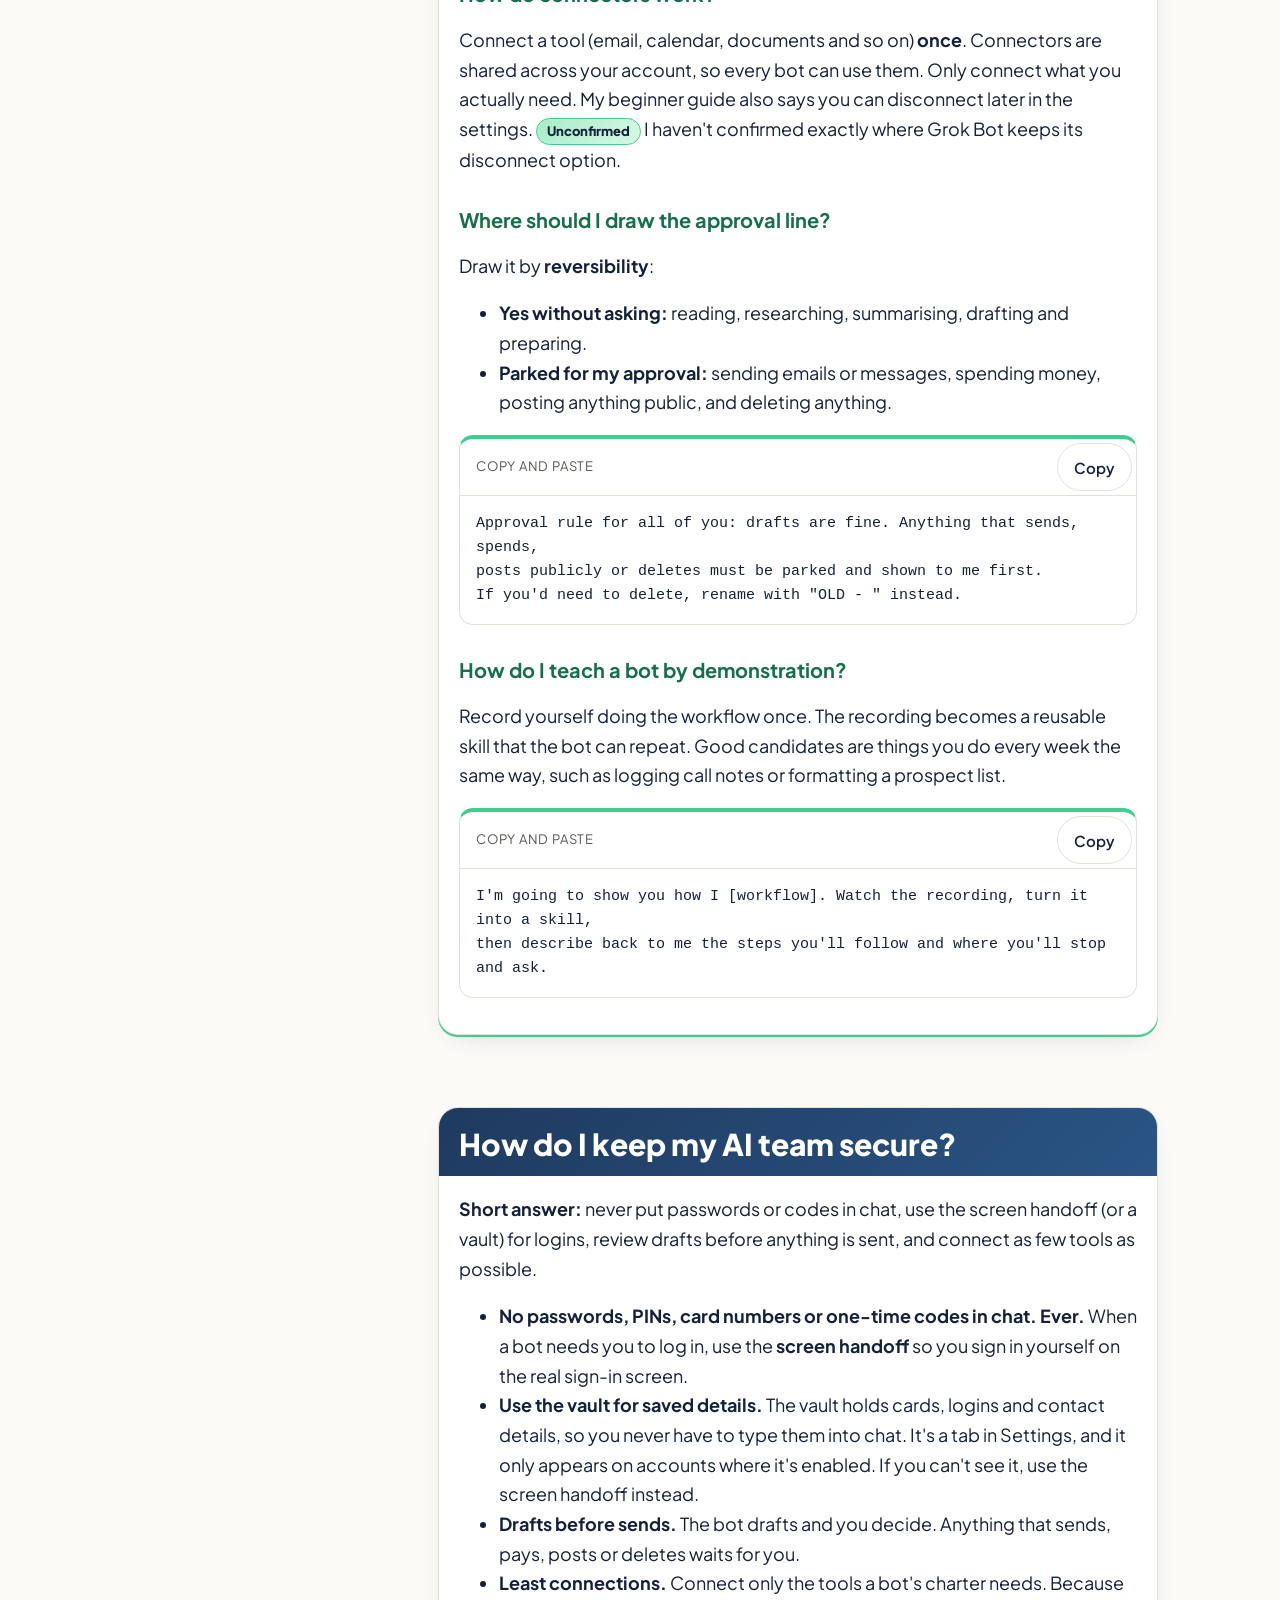
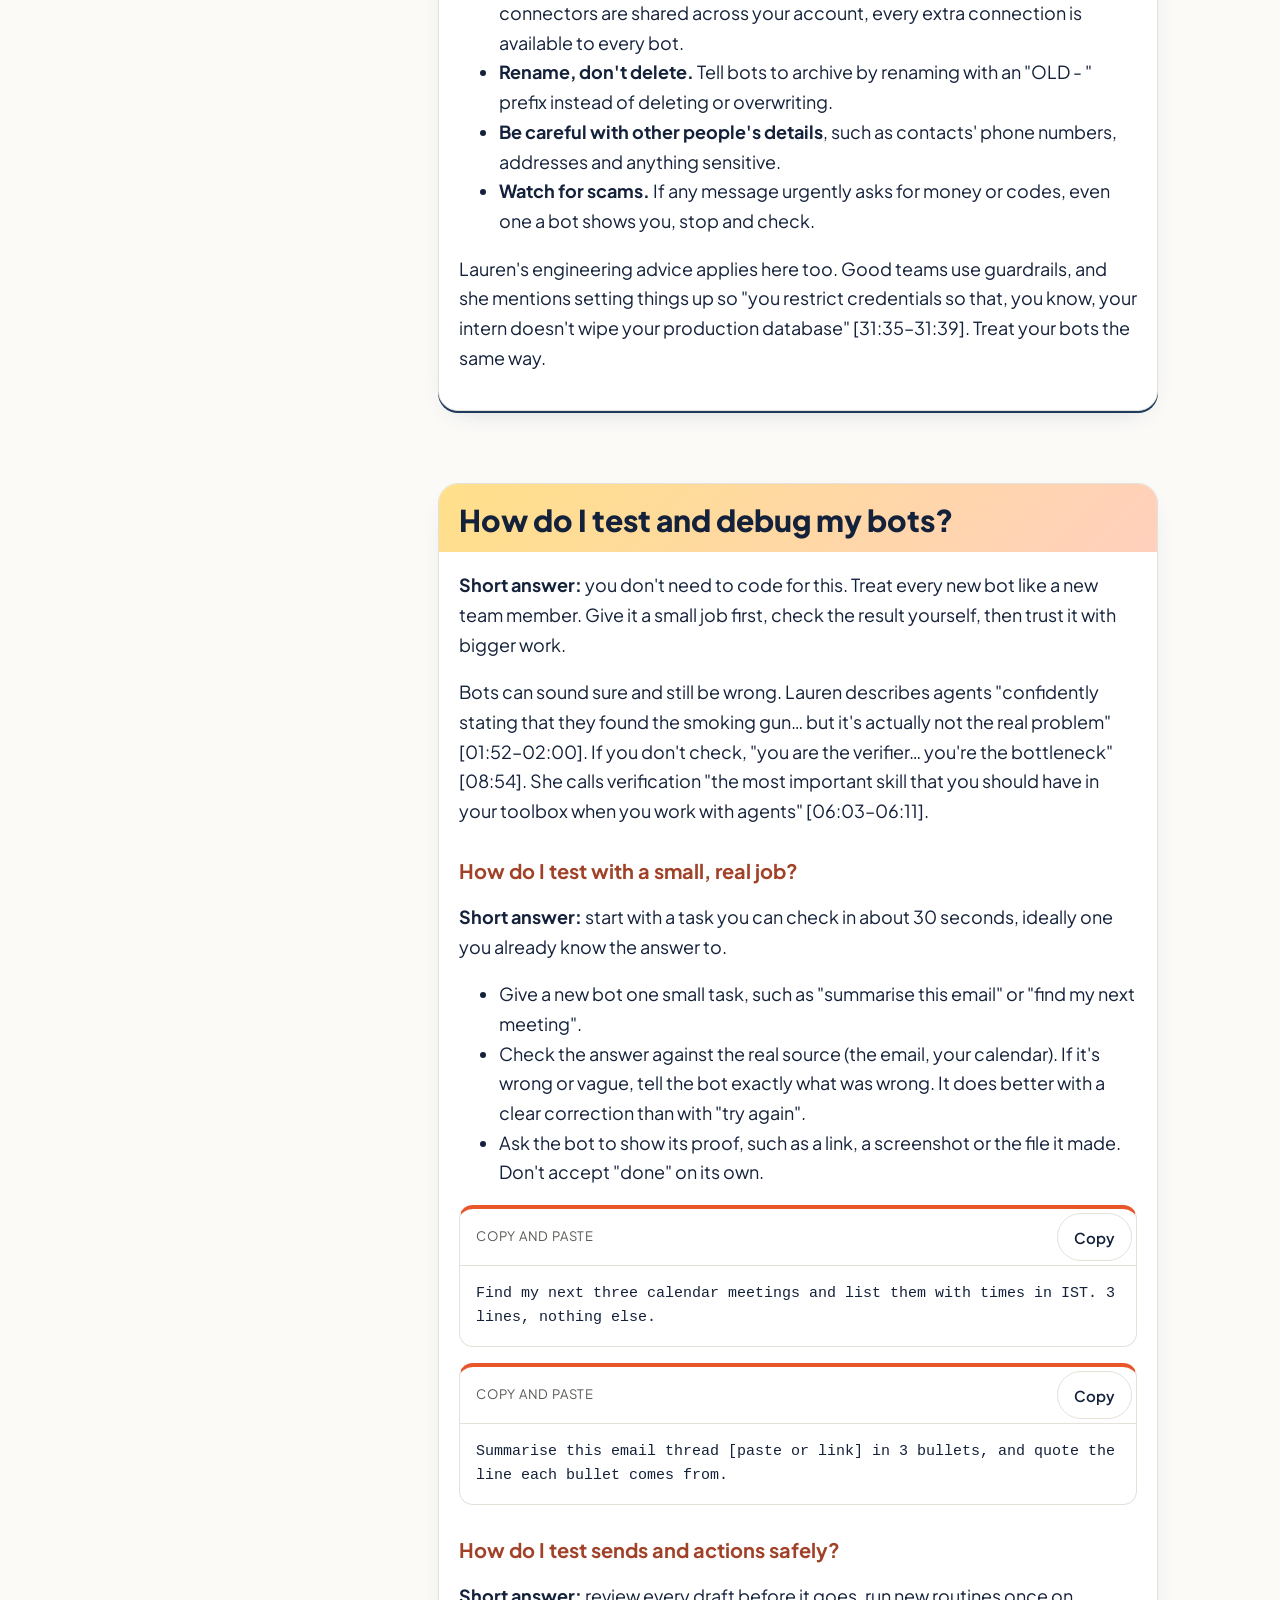
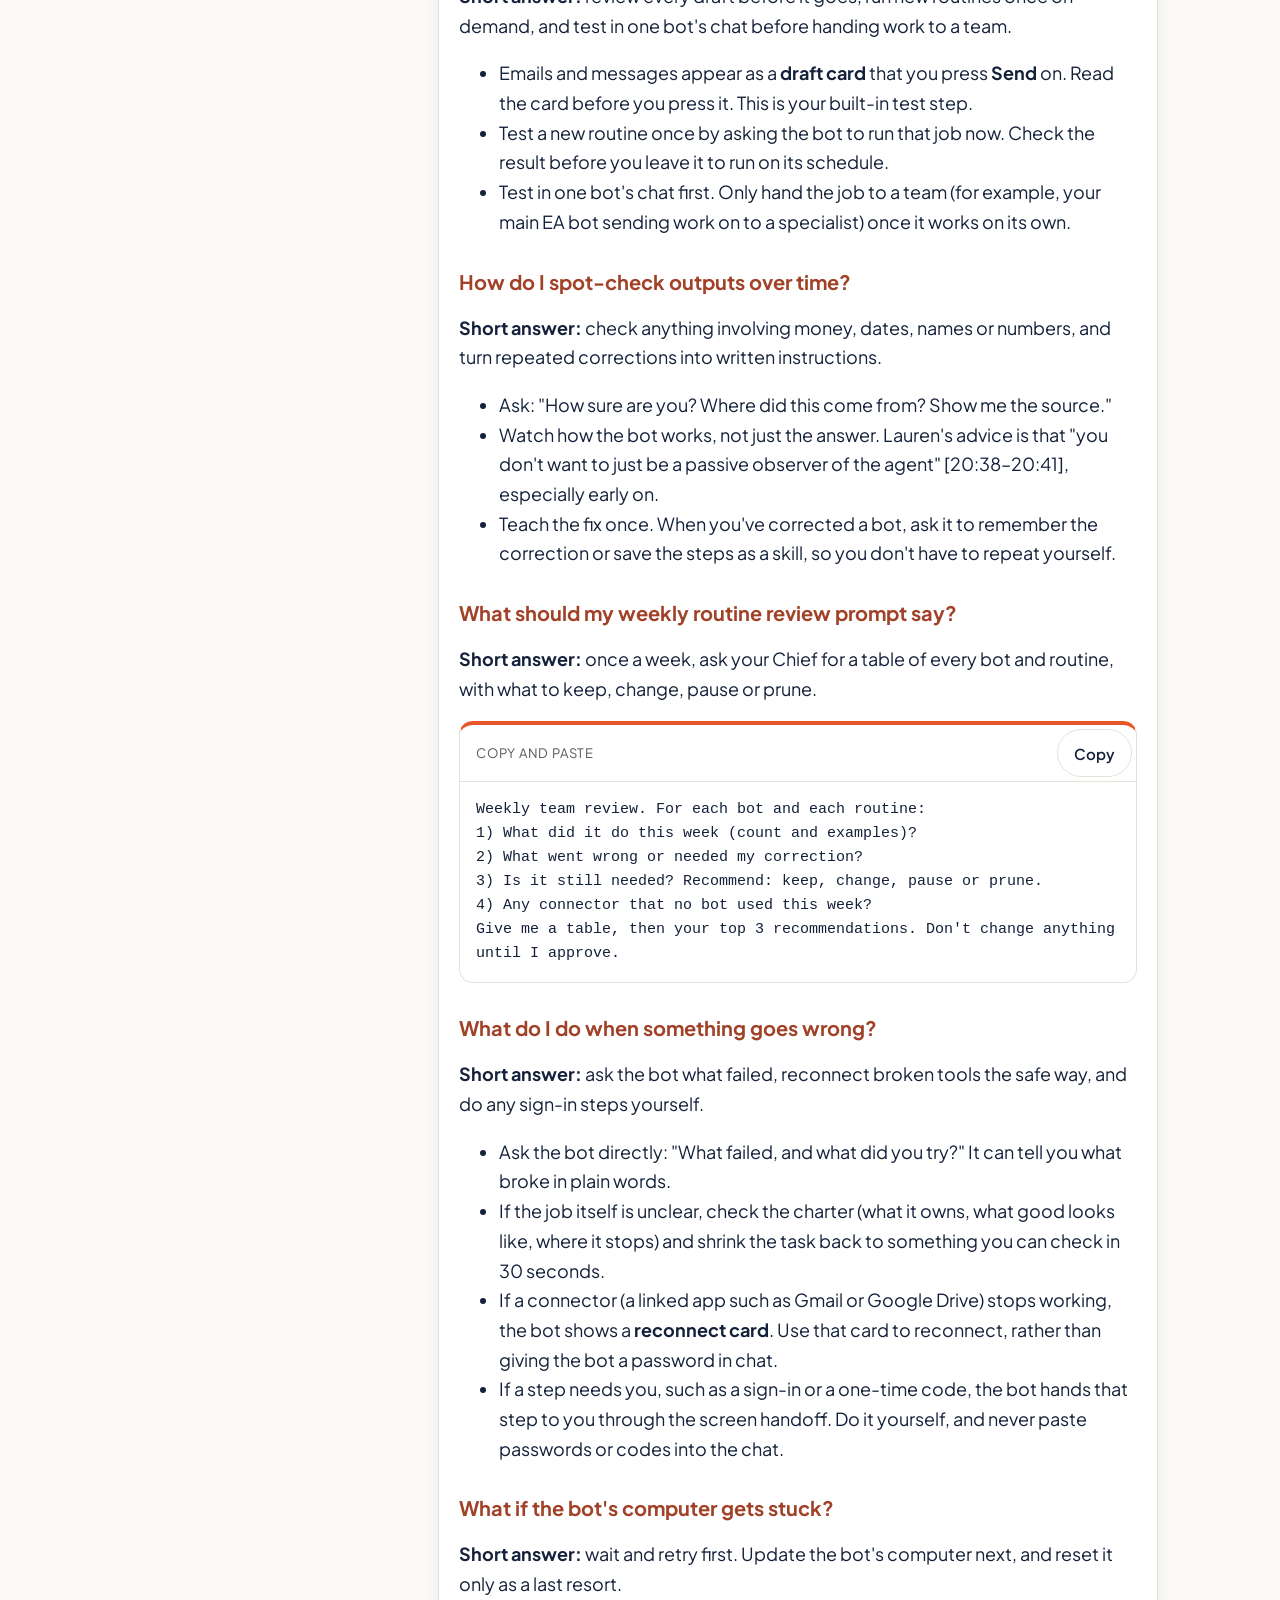
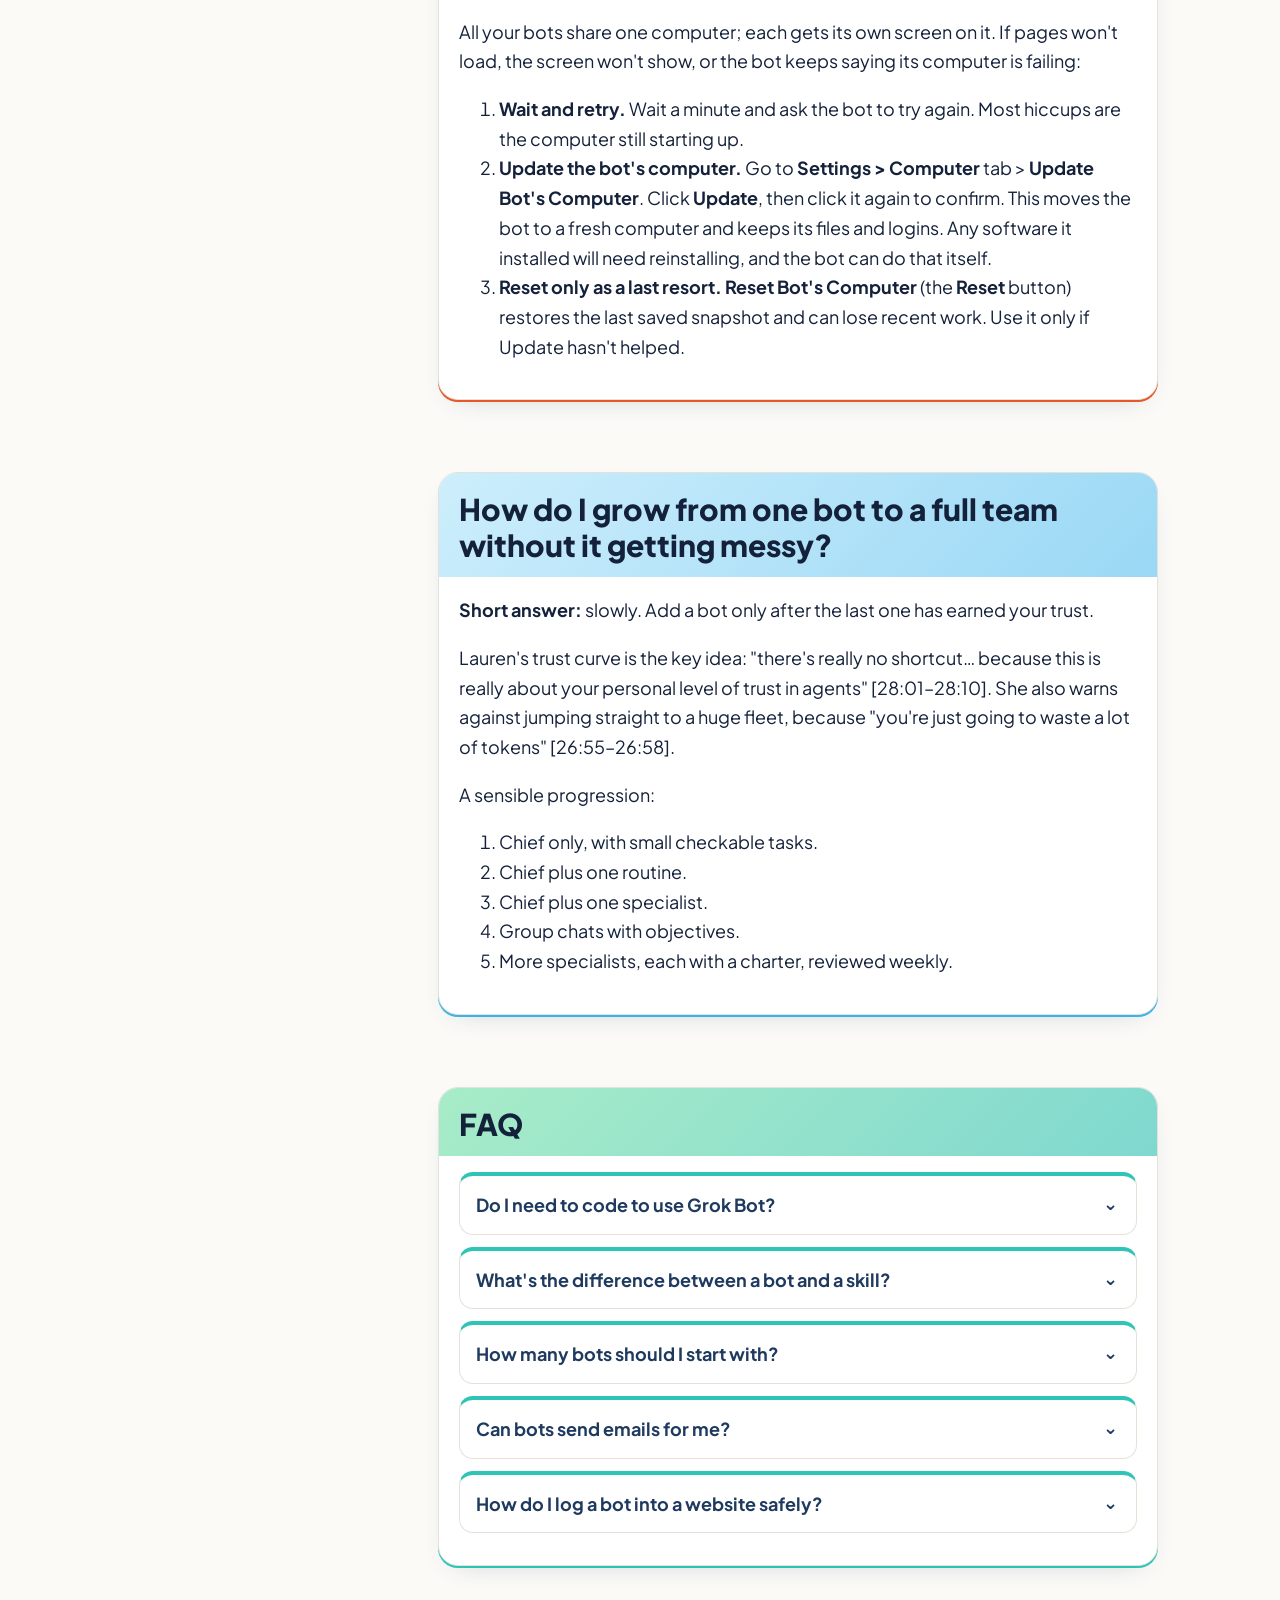
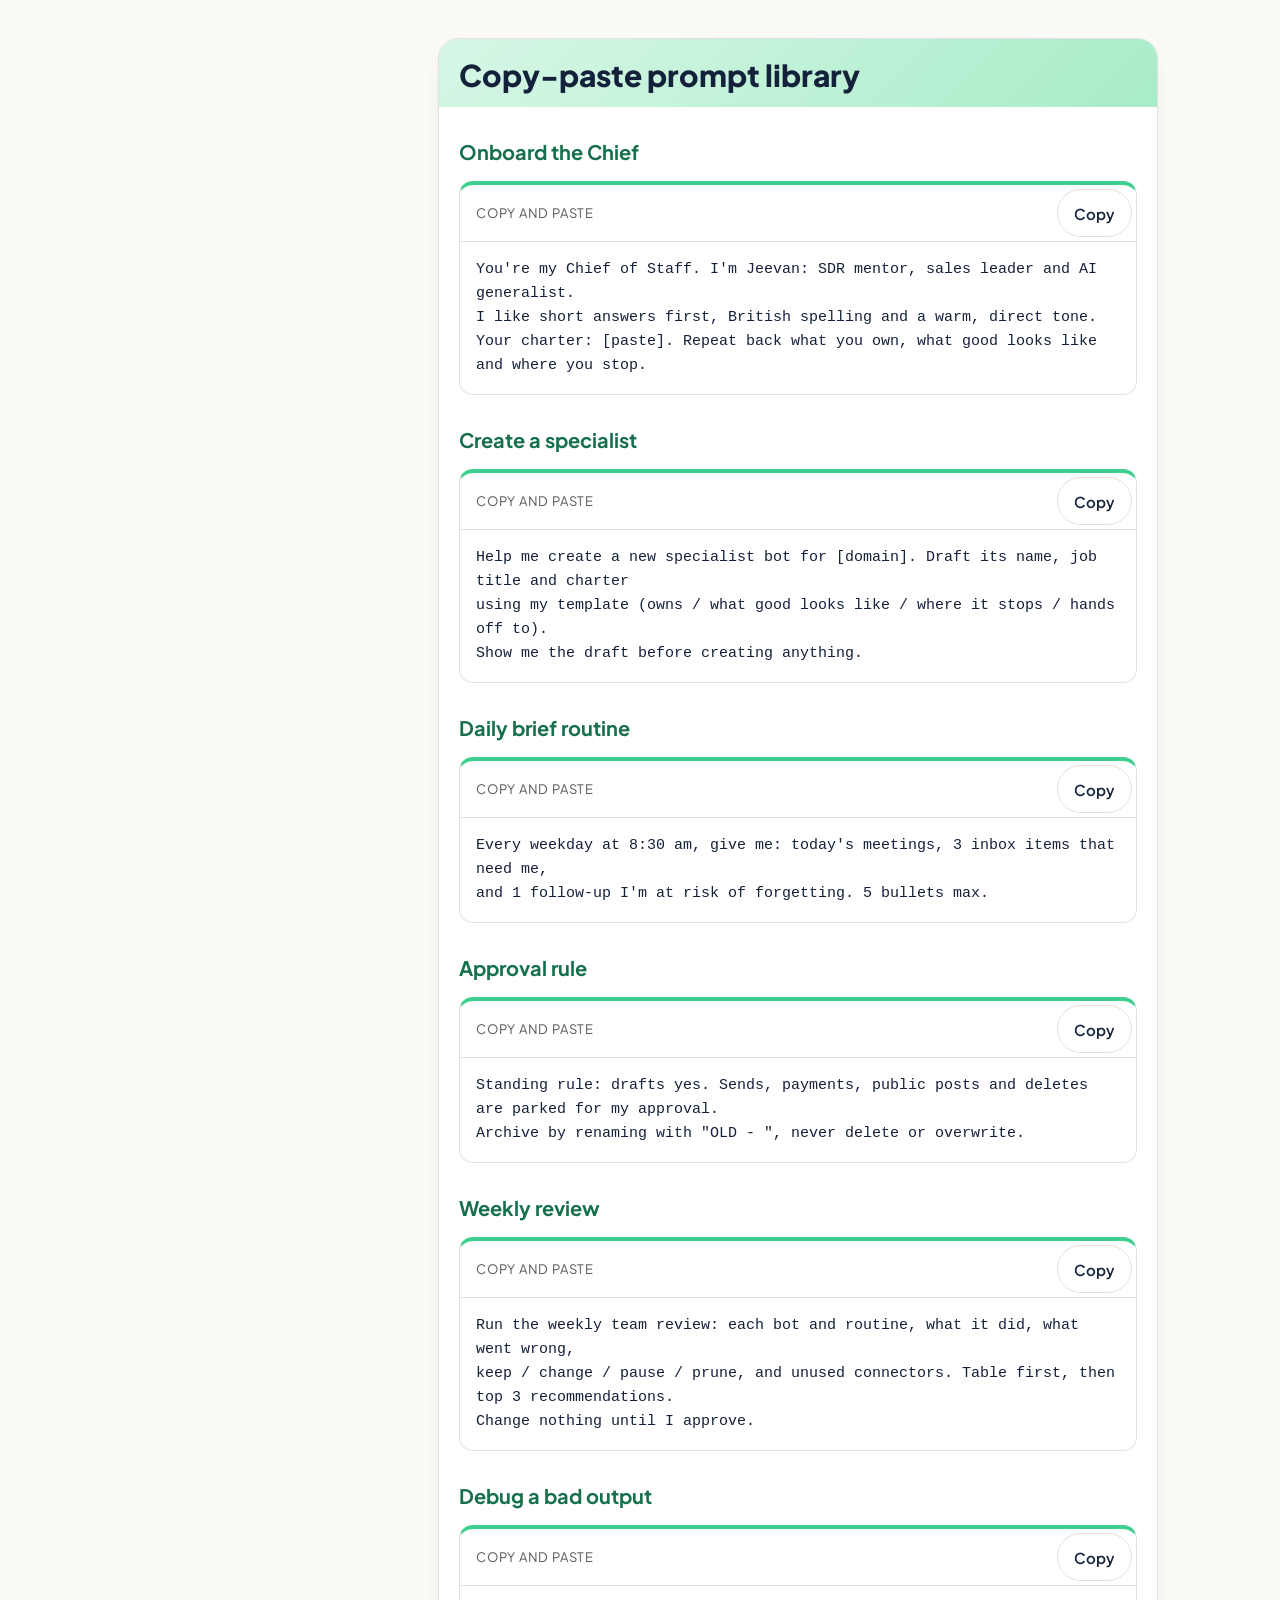
<file: playbooks/grok-bot-setup/index.html>
<!doctype html>
<html lang="en-GB" data-theme="colour">
<head>
<meta charset="utf-8">
<meta name="viewport" content="width=device-width, initial-scale=1">
<title>Grok Bot setup playbook: a plain-English guide for non-coders | Jeevan Kamath</title>
<meta name="description" content="How to set up Grok Bot step by step, no coding needed: create bots, route work through a Chief bot, and use memory, routines, connectors and approvals safely.">
<link rel="canonical" href="https://jeevankamath.github.io/playbooks/grok-bot-setup/">
<meta name="author" content="Jeevan Kamath">
<meta property="og:type" content="article"><meta property="og:title" content="How to set up Grok Bot: a step-by-step playbook for non-coders"><meta property="og:description" content="How to set up Grok Bot step by step, no coding needed: create bots, route work through a Chief bot, and use memory, routines, connectors and approvals safely."><meta property="og:url" content="https://jeevankamath.github.io/playbooks/grok-bot-setup/"><meta property="og:locale" content="en_GB">
<meta name="twitter:card" content="summary"><meta name="twitter:title" content="How to set up Grok Bot: a playbook for non-coders"><meta name="twitter:description" content="How to set up Grok Bot step by step, no coding needed: create bots, route work through a Chief bot, and use memory, routines, connectors and approvals safely.">
<link rel="preload" href="/assets/fonts/plus-jakarta-sans-latin.woff2" as="font" type="font/woff2" crossorigin>
<link rel="stylesheet" href="/assets/fonts/fonts.css">
<link rel="stylesheet" href="playbook.css">
<link rel="stylesheet" href="theme-colour.css">
<script type="application/ld+json">[{"@context": "https://schema.org", "@type": "Article", "headline": "How to set up Grok Bot: a step-by-step playbook for non-coders", "description": "How to set up Grok Bot step by step, no coding needed: create bots, route work through a Chief bot, and use memory, routines, connectors and approvals safely.", "inLanguage": "en-GB", "author": {"@type": "Person", "name": "Jeevan Kamath", "url": "https://jeevankamath.github.io/"}, "datePublished": "2026-10-29", "dateModified": "2026-10-29", "mainEntityOfPage": "https://jeevankamath.github.io/playbooks/grok-bot-setup/"}, {"@context": "https://schema.org", "@type": "BreadcrumbList", "itemListElement": [{"@type": "ListItem", "position": 1, "name": "Home", "item": "https://jeevankamath.github.io/"}, {"@type": "ListItem", "position": 2, "name": "Grok Bot setup playbook", "item": "https://jeevankamath.github.io/playbooks/grok-bot-setup/"}]}, {"@context": "https://schema.org", "@type": "FAQPage", "mainEntity": [{"@type": "Question", "name": "Do I need to code to use Grok Bot?", "acceptedAnswer": {"@type": "Answer", "text": "No. Lauren calls it \"basically like the cursor moment for people who are not in tech\" [53:29–53:37], and it works through a familiar chat interface."}}, {"@type": "Question", "name": "What's the difference between a bot and a skill?", "acceptedAnswer": {"@type": "Answer", "text": "A bot is a team member with a name, a job title and a charter. A skill is a written-down way of doing something, which you can teach by demonstration."}}, {"@type": "Question", "name": "How many bots should I start with?", "acceptedAnswer": {"@type": "Answer", "text": "One. Add more only when one domain clearly needs its own specialist."}}, {"@type": "Question", "name": "Can bots send emails for me?", "acceptedAnswer": {"@type": "Answer", "text": "They draft them for you. Emails and messages appear as a draft card, and nothing goes until you press Send."}}, {"@type": "Question", "name": "How do I log a bot into a website safely?", "acceptedAnswer": {"@type": "Answer", "text": "Use the screen handoff and sign in yourself. Never paste a password or code into chat."}}]}]</script>
</head>
<body>
<a class="skip" href="#main">Skip to content</a>
<div class="mbar"><button type="button" class="mtoc-btn" aria-expanded="false" aria-controls="toc">On this page ▾</button><div class="progress"><span></span></div></div>
<div class="wrap">
<nav id="toc" class="toc" aria-label="On this page"><p class="toc-title">On this page</p><ol><li><a href="#quick-start-checklist-what-do-i-do-first">Quick-start checklist: what do I do first?</a></li><li><a href="#why-should-a-non-coder-build-an-ai-team-at-all">Why should a non-coder build an AI team at all?</a></li><li><a href="#the-10-steps-at-a-glance">The 10 steps at a glance</a></li><li><a href="#how-do-i-create-my-first-bot-and-name-its-role">How do I create my first bot and name its role?</a></li><li><a href="#how-do-i-orchestrate-a-team-of-bots">How do I orchestrate a team of bots?</a></li><li><a href="#how-do-memory-routines-connectors-and-approvals-work">How do memory, routines, connectors and approvals work?</a></li><li><a href="#how-do-i-keep-my-ai-team-secure">How do I keep my AI team secure?</a></li><li><a href="#how-do-i-test-and-debug-my-bots">How do I test and debug my bots?</a></li><li><a href="#how-do-i-grow-from-one-bot-to-a-full-team-without-it-getting">How do I grow from one bot to a full team without it getting messy?</a></li><li><a href="#faq">FAQ</a></li><li><a href="#copy-paste-prompt-library">Copy-paste prompt library</a></li><li><a href="#sources">Sources</a></li></ol></nav>
<main id="main">
<nav class="crumbs" aria-label="Breadcrumb"><a href="/">Home</a> › Grok Bot setup playbook</nav>
<header class="hero">
<p class="eyebrow">Playbook · Updated 29 Oct 2026 · 16 min read</p>
<h1>How to set up Grok Bot: a step-by-step playbook for non-coders</h1>
<svg xmlns="http://www.w3.org/2000/svg" class="mascot" viewBox="0 0 120 120" width="96" height="96" aria-hidden="true" focusable="false" fill="none" stroke="#1f3a5f" stroke-width="3" stroke-linecap="round" stroke-linejoin="round">
<!-- Grok Bot playbook guide. Decorative. Hooks: add class "mascot--blink" to <svg> for a slow blink (off under reduced motion); .m-eyes, .m-arm (wave), .m-antenna -->
<circle cx="60" cy="62" r="54" fill="#ffe08a" stroke="none"/>
<g class="m-antenna"><path d="M60 16v12"/><circle cx="60" cy="12" r="5" fill="#e8572a"/></g>
<rect x="28" y="28" width="64" height="48" rx="16" fill="#fbfaf7"/>
<rect x="36" y="38" width="48" height="28" rx="10" fill="#1f3a5f"/>
<g class="m-eyes" fill="#ffc23d" stroke="none"><circle cx="49" cy="51" r="5"/><circle cx="71" cy="51" r="5"/></g>
<path d="M52 59q8 5 16 0" stroke="#ffc23d"/>
<circle cx="32" cy="58" r="3" fill="#ff8a7a" stroke="none"/><circle cx="88" cy="58" r="3" fill="#ff8a7a" stroke="none"/>
<rect x="40" y="80" width="40" height="28" rx="10" fill="#e8572a"/>
<path d="M52 92h16" stroke="#fbfaf7"/>
<path d="M40 88q-12 2-14 12"/>
<g class="m-arm"><path d="M80 88q12-4 16-16"/><circle cx="97" cy="69" r="4" fill="#2ec4b6"/></g>
</svg>
<p class="intro">Build a small team of AI bots without writing code. Each section opens with a short answer, then the steps, checklists and prompts you can copy.</p>
<aside class="summary" aria-label="In short"><p class="summary-title">In short</p><ul><li><strong>What this is:</strong> a step-by-step guide to building a team of Grok Bot bots, no coding needed.</li><li><strong>The core idea:</strong> one "Chief" bot routes work to specialist bots, and each bot has a job title and a charter.</li><li><strong>The safety rule:</strong> bots draft, you approve. Sends, money, public posts and deletes always wait for your yes.</li><li><strong>The habit that makes it work:</strong> start with small tasks you can check, then review and prune every week.</li></ul></aside>
<p class="byline">By <a href="/">Jeevan Kamath</a>, SDR mentor, sales leader and AI generalist</p>
</header>
<section aria-labelledby="quick-start-checklist-what-do-i-do-first"><h2 id="quick-start-checklist-what-do-i-do-first">Quick-start checklist: what do I do first?</h2>
<p><strong>Short answer:</strong> install the app, meet one Chief bot, give it one small task you can check in about 30 seconds, then grow from there.</p>
<div class="checklist"><ul class="ck">
<li><label><input type="checkbox" data-ck="1"> <span>Install the Grok Bot desktop app and meet your general "Chief" bot.</span></label></li>
<li><label><input type="checkbox" data-ck="2"> <span>Write the Chief's charter: what it owns, what good looks like, where it stops.</span></label></li>
<li><label><input type="checkbox" data-ck="3"> <span>Give it one small task you can check in about 30 seconds. Check the result.</span></label></li>
<li><label><input type="checkbox" data-ck="4"> <span>Connect only the tools you need right now. Connectors are shared across your account, so you only connect each one once.</span></label></li>
<li><label><input type="checkbox" data-ck="5"> <span>Set your approval line: drafts are fine, while sends, payments, public posts and deletes wait for your yes.</span></label></li>
<li><label><input type="checkbox" data-ck="6"> <span>Never paste a password or code into chat. Use the screen handoff for logins, or the vault if your account has one.</span></label></li>
<li><label><input type="checkbox" data-ck="7"> <span>Teach one repeat workflow by demonstration, so it becomes a skill.</span></label></li>
<li><label><input type="checkbox" data-ck="8"> <span>Set up one routine (on a schedule or a trigger) just by asking for it in chat.</span></label></li>
<li><label><input type="checkbox" data-ck="9"> <span>Add a specialist bot only when the Chief is doing too many different jobs.</span></label></li>
<li><label><input type="checkbox" data-ck="10"> <span>Book a weekly review: what worked, what didn't, what to prune.</span></label></li>
</ul><p class="ck-meta"><span class="ck-count" role="status"></span> <button type="button" class="ck-reset" hidden>Reset</button></p></div>
</section><section aria-labelledby="why-should-a-non-coder-build-an-ai-team-at-all"><h2 id="why-should-a-non-coder-build-an-ai-team-at-all">Why should a non-coder build an AI team at all?</h2>
<p><strong>Short answer:</strong> because Grok Bot lets you run agents the way you'd run people. Each bot has its own name and job, and you orchestrate them from a familiar chat screen.</p>
<p>In a one-hour talk, Lauren Tan, who works on Grok Bot, described it as a way to "create like individual agents that have their own identity and you can kind of orchestrate them" [32:27]. She called it "a very, very accessible way to use agents in a very comfortable, very familiar interface. It looks like I message" [53:37–53:43].</p>
<p>Her examples map neatly onto sales work: "one agent per account that you manage", or "an agent that summarizes all the work" a colleague "did last night" [54:03–54:08].</p>
<p>The catch is trust. In her words, "when you don't have much trust in your agents, I feel like you really can't get the most out of them" [02:02–02:06]. Everything below is about building that trust step by step.</p>
</section><section aria-labelledby="the-10-steps-at-a-glance"><h2 id="the-10-steps-at-a-glance">The 10 steps at a glance</h2>
<ol>
<li><strong>Install the desktop app</strong> and meet a general "Chief" bot.</li>
<li><strong>Give each bot a job title and a charter</strong>: what it owns, what good looks like, where it stops.</li>
<li><strong>Connect tools once.</strong> Connectors are shared across your account.</li>
<li><strong>Hand off logins with the screen handoff.</strong> Never paste passwords.</li>
<li><strong>Teach by demonstration.</strong> A recorded workflow becomes a skill.</li>
<li><strong>Set routines in plain conversation</strong>, on a schedule or a trigger.</li>
<li><strong>Split specialists by domain.</strong></li>
<li><strong>Run group chats with objectives</strong>, not task lists.</li>
<li><strong>Draw your approval line by reversibility.</strong> Drafts are a yes. Sends, money, public posts and deletes get parked for you.</li>
<li><strong>Review and prune weekly.</strong></li>
</ol>
</section><section aria-labelledby="how-do-i-create-my-first-bot-and-name-its-role"><h2 id="how-do-i-create-my-first-bot-and-name-its-role">How do I create my first bot and name its role?</h2>
<p><strong>Short answer:</strong> start with one general "Chief" bot, give it a clear job title, and write a short charter before you give it any work.</p>
<p><strong>Steps</strong></p>
<ol>
<li><strong>Install the desktop app</strong> and open your first, general-purpose bot. I call mine the Chief.</li>
<li><strong>Give it a name and a job title.</strong> A fun name helps. Lauren mentions you "can get your agent a fun name" [53:49]. The job title is what actually matters, though. "Chief of Staff" tells the bot (and you) what it's for.</li>
<li><strong>Introduce yourself.</strong> Treat it like a sharp new hire with no context. Lauren's picture of a new agent is a capable person with "no business context whatsoever" who "onboarded, you know, like five seconds ago" [15:45–15:54]. Tell it who you are, how you like answers written, and what you're working on.</li>
<li><strong>Write the charter</strong> (template below) and paste it in.</li>
<li><strong>Give it one small task you can check quickly</strong> (see the testing section).</li>
</ol>
<h3 id="charter-template-copy-and-paste">Charter template (copy and paste)</h3>
<div class="copy"><div class="copy-head"><span class="copy-label">Copy and paste</span><button type="button" class="copy-btn" hidden>Copy</button></div><pre><code>Your name: [Name]
Your job title: [e.g. Chief of Staff / Prospecting Researcher / Content Editor]

What you own:
- [Area 1, e.g. my calendar and inbox triage]
- [Area 2]

What good looks like:
- [e.g. a daily 5-bullet brief by 8:30 am, British spelling, no fluff]
- [e.g. every claim has a link I can check]

Where you stop (always ask me first):
- Sending any email or message
- Spending or committing money
- Posting anything public
- Deleting or overwriting anything (rename with &quot;OLD - &quot; instead)

Who you hand off to:
- [e.g. research goes to the Research bot; drafts for LinkedIn go to the Content bot]

How to report back:
- [e.g. a 2-line summary first, then details; flag anything you're unsure about]
</code></pre></div>
<h3 id="copy-paste-prompt-onboard-a-new-bot">Copy-paste prompt: onboard a new bot</h3>
<div class="copy"><div class="copy-head"><span class="copy-label">Copy and paste</span><button type="button" class="copy-btn" hidden>Copy</button></div><pre><code>You're joining my team. Here's your charter: [paste charter].
Before you start, repeat back in 3 bullets what you own, what good looks like,
and where you stop. Then ask me up to 3 questions you need answered to do this job well.
</code></pre></div>
</section><section aria-labelledby="how-do-i-orchestrate-a-team-of-bots"><h2 id="how-do-i-orchestrate-a-team-of-bots">How do I orchestrate a team of bots?</h2>
<p><strong>Short answer:</strong> have one main bot (your EA or Chief of Staff) take every request and route it to specialist bots, each split by domain. Use group chats when several bots need to work towards a shared objective.</p>
<h3 id="who-should-my-main-bot-be">Who should my main bot be?</h3>
<p>Your Chief (EA or Chief of Staff) is the front door. You talk to it, and it decides who does the work. Lauren's metaphor is the head chef: "you're not cooking all the food yourself anymore, you have a team of cooks… And it's your job to really design the environment" [22:54–23:06]. You're the head chef and the Chief is your sous chef.</p>
<h3 id="when-should-i-add-a-specialist-bot">When should I add a specialist bot?</h3>
<p>Add one when a single domain keeps coming up and needs its own context. Split by <strong>domain</strong>, not by task. Some examples for a sales leader:</p>
<ul>
<li><strong>Prospecting / research bot.</strong> Account and company research. Lauren's "one agent per account that you manage" [54:03] is a version of this.</li>
<li><strong>Content bot.</strong> LinkedIn posts, newsletters and mentoring material.</li>
<li><strong>Mentoring bot.</strong> SDR coaching notes, call-review frameworks and practice scripts.</li>
<li><strong>Builder bot.</strong> Your app-building side projects.</li>
</ul>
<p>Give every specialist its own charter, and spell out who it hands work back to.</p>
<h3 id="how-do-group-chats-with-bots-work">How do group chats with bots work?</h3>
<p>Put the relevant bots in one group chat and give them an <strong>objective, not a task list</strong>. "Prepare me for Thursday's QBR: one-page account brief, three risks, two talking points" works better than ten micro-instructions, because it tells everyone what good looks like and lets them split the work.</p>
<h3 id="copy-paste-prompt-set-up-routing">Copy-paste prompt: set up routing</h3>
<div class="copy"><div class="copy-head"><span class="copy-label">Copy and paste</span><button type="button" class="copy-btn" hidden>Copy</button></div><pre><code>You're my Chief of Staff. From now on, when I send a request:
1) Decide which specialist owns it (Research, Content, Mentoring, Builder) or whether you handle it.
2) Tell me in one line who you're routing it to and why.
3) Bring the result back to me with a 2-line summary.
Never send, pay, post or delete without my explicit yes.
</code></pre></div>
<h3 id="copy-paste-prompt-kick-off-a-group-chat">Copy-paste prompt: kick off a group chat</h3>
<div class="copy"><div class="copy-head"><span class="copy-label">Copy and paste</span><button type="button" class="copy-btn" hidden>Copy</button></div><pre><code>Objective: [outcome, e.g. a ready-to-send follow-up pack for the Acme call].
Done means: [e.g. a draft email, a 5-bullet account summary, and 2 open questions].
Deadline: [time].
Decide among yourselves who does what, post your plan in 3 lines, then go.
Drafts only. Nothing gets sent without me.
</code></pre></div>
</section><section aria-labelledby="how-do-memory-routines-connectors-and-approvals-work"><h2 id="how-do-memory-routines-connectors-and-approvals-work">How do memory, routines, connectors and approvals work?</h2>
<p><strong>Short answer:</strong> tell your bots what to remember, ask for routines in plain words, connect each tool once, and keep anything irreversible behind your approval.</p>
<h3 id="how-do-i-make-a-bot-remember-things">How do I make a bot remember things?</h3>
<p><strong>Short answer:</strong> each bot has its own memory, and there's also a shared profile that all your bots can see.</p>
<ul>
<li><strong>A bot's own memory</strong> is for things that only matter to its job, such as the Research bot's account notes or the Content bot's style rules.</li>
<li><strong>The shared profile</strong> is for things every bot should know, such as your name, your role, how you like answers written and your time zone.</li>
<li>Tell a bot plainly: "Please remember that…". You can also ask "What do you remember about me?" and ask it to forget anything that's wrong or private.</li>
<li>If something applies to the whole team, say so: "Add this to my shared profile so all my bots know it."</li>
</ul>
<p>Lauren's tip for making bots smarter is to write down what you'd otherwise repeat. A skill, she says, is "just markdown" that "encodes a lot of information instructions" [16:02–16:06]. If you correct a bot twice on the same thing, turn the correction into a written instruction or a skill.</p>
<h3 id="how-do-i-set-up-a-routine">How do I set up a routine?</h3>
<p>Ask for it in conversation, either on a <strong>schedule</strong> ("every Monday at 9 am…") or on a <strong>trigger</strong> ("when a new reply arrives from a prospect…").</p>
<div class="copy"><div class="copy-head"><span class="copy-label">Copy and paste</span><button type="button" class="copy-btn" hidden>Copy</button></div><pre><code>Every weekday at 8:30 am, send me a 5-bullet brief: today's meetings,
anything urgent in my inbox, and one thing I should follow up on. British spelling.
</code></pre></div>
<div class="copy"><div class="copy-head"><span class="copy-label">Copy and paste</span><button type="button" class="copy-btn" hidden>Copy</button></div><pre><code>When [trigger, e.g. a new email arrives from a prospect on my list], draft a reply
for my review. Don't send it.
</code></pre></div>
<h3 id="how-do-connectors-work">How do connectors work?</h3>
<p>Connect a tool (email, calendar, documents and so on) <strong>once</strong>. Connectors are shared across your account, so every bot can use them. Only connect what you actually need. My beginner guide also says you can disconnect later in the settings. <span class="badge">Unconfirmed</span> I haven't confirmed exactly where Grok Bot keeps its disconnect option.</p>
<h3 id="where-should-i-draw-the-approval-line">Where should I draw the approval line?</h3>
<p>Draw it by <strong>reversibility</strong>:</p>
<ul>
<li><strong>Yes without asking:</strong> reading, researching, summarising, drafting and preparing.</li>
<li><strong>Parked for my approval:</strong> sending emails or messages, spending money, posting anything public, and deleting anything.</li>
</ul>
<div class="copy"><div class="copy-head"><span class="copy-label">Copy and paste</span><button type="button" class="copy-btn" hidden>Copy</button></div><pre><code>Approval rule for all of you: drafts are fine. Anything that sends, spends,
posts publicly or deletes must be parked and shown to me first.
If you'd need to delete, rename with &quot;OLD - &quot; instead.
</code></pre></div>
<h3 id="how-do-i-teach-a-bot-by-demonstration">How do I teach a bot by demonstration?</h3>
<p>Record yourself doing the workflow once. The recording becomes a reusable skill that the bot can repeat. Good candidates are things you do every week the same way, such as logging call notes or formatting a prospect list.</p>
<div class="copy"><div class="copy-head"><span class="copy-label">Copy and paste</span><button type="button" class="copy-btn" hidden>Copy</button></div><pre><code>I'm going to show you how I [workflow]. Watch the recording, turn it into a skill,
then describe back to me the steps you'll follow and where you'll stop and ask.
</code></pre></div>
</section><section aria-labelledby="how-do-i-keep-my-ai-team-secure"><h2 id="how-do-i-keep-my-ai-team-secure">How do I keep my AI team secure?</h2>
<p><strong>Short answer:</strong> never put passwords or codes in chat, use the screen handoff (or a vault) for logins, review drafts before anything is sent, and connect as few tools as possible.</p>
<ul>
<li><strong>No passwords, PINs, card numbers or one-time codes in chat. Ever.</strong> When a bot needs you to log in, use the <strong>screen handoff</strong> so you sign in yourself on the real sign-in screen.</li>
<li><strong>Use the vault for saved details.</strong> The vault holds cards, logins and contact details, so you never have to type them into chat. It's a tab in Settings, and it only appears on accounts where it's enabled. If you can't see it, use the screen handoff instead.</li>
<li><strong>Drafts before sends.</strong> The bot drafts and you decide. Anything that sends, pays, posts or deletes waits for you.</li>
<li><strong>Least connections.</strong> Connect only the tools a bot's charter needs. Because connectors are shared across your account, every extra connection is available to every bot.</li>
<li><strong>Rename, don't delete.</strong> Tell bots to archive by renaming with an "OLD - " prefix instead of deleting or overwriting.</li>
<li><strong>Be careful with other people's details</strong>, such as contacts' phone numbers, addresses and anything sensitive.</li>
<li><strong>Watch for scams.</strong> If any message urgently asks for money or codes, even one a bot shows you, stop and check.</li>
</ul>
<p>Lauren's engineering advice applies here too. Good teams use guardrails, and she mentions setting things up so "you restrict credentials so that, you know, your intern doesn't wipe your production database" [31:35–31:39]. Treat your bots the same way.</p>
</section><section aria-labelledby="how-do-i-test-and-debug-my-bots"><h2 id="how-do-i-test-and-debug-my-bots">How do I test and debug my bots?</h2>
<p><strong>Short answer:</strong> you don't need to code for this. Treat every new bot like a new team member. Give it a small job first, check the result yourself, then trust it with bigger work.</p>
<p>Bots can sound sure and still be wrong. Lauren describes agents "confidently stating that they found the smoking gun… but it's actually not the real problem" [01:52–02:00]. If you don't check, "you are the verifier… you're the bottleneck" [08:54]. She calls verification "the most important skill that you should have in your toolbox when you work with agents" [06:03–06:11].</p>
<h3 id="how-do-i-test-with-a-small-real-job">How do I test with a small, real job?</h3>
<p><strong>Short answer:</strong> start with a task you can check in about 30 seconds, ideally one you already know the answer to.</p>
<ul>
<li>Give a new bot one small task, such as "summarise this email" or "find my next meeting".</li>
<li>Check the answer against the real source (the email, your calendar). If it's wrong or vague, tell the bot exactly what was wrong. It does better with a clear correction than with "try again".</li>
<li>Ask the bot to show its proof, such as a link, a screenshot or the file it made. Don't accept "done" on its own.</li>
</ul>
<div class="copy"><div class="copy-head"><span class="copy-label">Copy and paste</span><button type="button" class="copy-btn" hidden>Copy</button></div><pre><code>Find my next three calendar meetings and list them with times in IST. 3 lines, nothing else.
</code></pre></div>
<div class="copy"><div class="copy-head"><span class="copy-label">Copy and paste</span><button type="button" class="copy-btn" hidden>Copy</button></div><pre><code>Summarise this email thread [paste or link] in 3 bullets, and quote the line each bullet comes from.
</code></pre></div>
<h3 id="how-do-i-test-sends-and-actions-safely">How do I test sends and actions safely?</h3>
<p><strong>Short answer:</strong> review every draft before it goes, run new routines once on demand, and test in one bot's chat before handing work to a team.</p>
<ul>
<li>Emails and messages appear as a <strong>draft card</strong> that you press <strong>Send</strong> on. Read the card before you press it. This is your built-in test step.</li>
<li>Test a new routine once by asking the bot to run that job now. Check the result before you leave it to run on its schedule.</li>
<li>Test in one bot's chat first. Only hand the job to a team (for example, your main EA bot sending work on to a specialist) once it works on its own.</li>
</ul>
<h3 id="how-do-i-spot-check-outputs-over-time">How do I spot-check outputs over time?</h3>
<p><strong>Short answer:</strong> check anything involving money, dates, names or numbers, and turn repeated corrections into written instructions.</p>
<ul>
<li>Ask: "How sure are you? Where did this come from? Show me the source."</li>
<li>Watch how the bot works, not just the answer. Lauren's advice is that "you don't want to just be a passive observer of the agent" [20:38–20:41], especially early on.</li>
<li>Teach the fix once. When you've corrected a bot, ask it to remember the correction or save the steps as a skill, so you don't have to repeat yourself.</li>
</ul>
<h3 id="what-should-my-weekly-routine-review-prompt-say">What should my weekly routine review prompt say?</h3>
<p><strong>Short answer:</strong> once a week, ask your Chief for a table of every bot and routine, with what to keep, change, pause or prune.</p>
<div class="copy"><div class="copy-head"><span class="copy-label">Copy and paste</span><button type="button" class="copy-btn" hidden>Copy</button></div><pre><code>Weekly team review. For each bot and each routine:
1) What did it do this week (count and examples)?
2) What went wrong or needed my correction?
3) Is it still needed? Recommend: keep, change, pause or prune.
4) Any connector that no bot used this week?
Give me a table, then your top 3 recommendations. Don't change anything until I approve.
</code></pre></div>
<h3 id="what-do-i-do-when-something-goes-wrong">What do I do when something goes wrong?</h3>
<p><strong>Short answer:</strong> ask the bot what failed, reconnect broken tools the safe way, and do any sign-in steps yourself.</p>
<ul>
<li>Ask the bot directly: "What failed, and what did you try?" It can tell you what broke in plain words.</li>
<li>If the job itself is unclear, check the charter (what it owns, what good looks like, where it stops) and shrink the task back to something you can check in 30 seconds.</li>
<li>If a connector (a linked app such as Gmail or Google Drive) stops working, the bot shows a <strong>reconnect card</strong>. Use that card to reconnect, rather than giving the bot a password in chat.</li>
<li>If a step needs you, such as a sign-in or a one-time code, the bot hands that step to you through the screen handoff. Do it yourself, and never paste passwords or codes into the chat.</li>
</ul>
<h3 id="what-if-the-bot-s-computer-gets-stuck">What if the bot's computer gets stuck?</h3>
<p><strong>Short answer:</strong> wait and retry first. Update the bot's computer next, and reset it only as a last resort.</p>
<p>All your bots share one computer; each gets its own screen on it. If pages won't load, the screen won't show, or the bot keeps saying its computer is failing:</p>
<ol>
<li><strong>Wait and retry.</strong> Wait a minute and ask the bot to try again. Most hiccups are the computer still starting up.</li>
<li><strong>Update the bot's computer.</strong> Go to <strong>Settings &gt; Computer</strong> tab &gt; <strong>Update Bot's Computer</strong>. Click <strong>Update</strong>, then click it again to confirm. This moves the bot to a fresh computer and keeps its files and logins. Any software it installed will need reinstalling, and the bot can do that itself.</li>
<li><strong>Reset only as a last resort.</strong> <strong>Reset Bot's Computer</strong> (the <strong>Reset</strong> button) restores the last saved snapshot and can lose recent work. Use it only if Update hasn't helped.</li>
</ol>
</section><section aria-labelledby="how-do-i-grow-from-one-bot-to-a-full-team-without-it-getting"><h2 id="how-do-i-grow-from-one-bot-to-a-full-team-without-it-getting">How do I grow from one bot to a full team without it getting messy?</h2>
<p><strong>Short answer:</strong> slowly. Add a bot only after the last one has earned your trust.</p>
<p>Lauren's trust curve is the key idea: "there's really no shortcut… because this is really about your personal level of trust in agents" [28:01–28:10]. She also warns against jumping straight to a huge fleet, because "you're just going to waste a lot of tokens" [26:55–26:58].</p>
<p>A sensible progression:</p>
<ol>
<li>Chief only, with small checkable tasks.</li>
<li>Chief plus one routine.</li>
<li>Chief plus one specialist.</li>
<li>Group chats with objectives.</li>
<li>More specialists, each with a charter, reviewed weekly.</li>
</ol>
</section><section aria-labelledby="faq"><h2 id="faq">FAQ</h2>
<div class="faq">
<details><summary>Do I need to code to use Grok Bot?</summary><div><p>No. Lauren calls it "basically like the cursor moment for people who are not in tech" [53:29–53:37], and it works through a familiar chat interface.</p></div></details>
<details><summary>What&#x27;s the difference between a bot and a skill?</summary><div><p>A bot is a team member with a name, a job title and a charter. A skill is a written-down way of doing something, which you can teach by demonstration.</p></div></details>
<details><summary>How many bots should I start with?</summary><div><p>One. Add more only when one domain clearly needs its own specialist.</p></div></details>
<details><summary>Can bots send emails for me?</summary><div><p>They draft them for you. Emails and messages appear as a draft card, and nothing goes until you press Send.</p></div></details>
<details><summary>How do I log a bot into a website safely?</summary><div><p>Use the screen handoff and sign in yourself. Never paste a password or code into chat.</p></div></details>
</div></section><section aria-labelledby="copy-paste-prompt-library"><h2 id="copy-paste-prompt-library">Copy-paste prompt library</h2>
<h3 id="onboard-the-chief">Onboard the Chief</h3>
<div class="copy"><div class="copy-head"><span class="copy-label">Copy and paste</span><button type="button" class="copy-btn" hidden>Copy</button></div><pre><code>You're my Chief of Staff. I'm Jeevan: SDR mentor, sales leader and AI generalist.
I like short answers first, British spelling and a warm, direct tone.
Your charter: [paste]. Repeat back what you own, what good looks like and where you stop.
</code></pre></div>
<h3 id="create-a-specialist">Create a specialist</h3>
<div class="copy"><div class="copy-head"><span class="copy-label">Copy and paste</span><button type="button" class="copy-btn" hidden>Copy</button></div><pre><code>Help me create a new specialist bot for [domain]. Draft its name, job title and charter
using my template (owns / what good looks like / where it stops / hands off to).
Show me the draft before creating anything.
</code></pre></div>
<h3 id="daily-brief-routine">Daily brief routine</h3>
<div class="copy"><div class="copy-head"><span class="copy-label">Copy and paste</span><button type="button" class="copy-btn" hidden>Copy</button></div><pre><code>Every weekday at 8:30 am, give me: today's meetings, 3 inbox items that need me,
and 1 follow-up I'm at risk of forgetting. 5 bullets max.
</code></pre></div>
<h3 id="approval-rule">Approval rule</h3>
<div class="copy"><div class="copy-head"><span class="copy-label">Copy and paste</span><button type="button" class="copy-btn" hidden>Copy</button></div><pre><code>Standing rule: drafts yes. Sends, payments, public posts and deletes are parked for my approval.
Archive by renaming with &quot;OLD - &quot;, never delete or overwrite.
</code></pre></div>
<h3 id="weekly-review">Weekly review</h3>
<div class="copy"><div class="copy-head"><span class="copy-label">Copy and paste</span><button type="button" class="copy-btn" hidden>Copy</button></div><pre><code>Run the weekly team review: each bot and routine, what it did, what went wrong,
keep / change / pause / prune, and unused connectors. Table first, then top 3 recommendations.
Change nothing until I approve.
</code></pre></div>
<h3 id="debug-a-bad-output">Debug a bad output</h3>
<div class="copy"><div class="copy-head"><span class="copy-label">Copy and paste</span><button type="button" class="copy-btn" hidden>Copy</button></div><pre><code>That output wasn't right. Walk me through step by step what you did, what sources you used,
and where it went wrong. Then propose one change to your charter or skill so it doesn't happen again.
</code></pre></div>
</section><section aria-labelledby="sources"><h2 id="sources">Sources</h2>
<ul>
<li>My beginner guide: <em>Clear, step-by-step guide to building and working with bots for non-tech users</em> (Google Doc).</li>
<li>A one-hour talk by Lauren Tan on building trust with agents (transcript; timestamps in square brackets).</li>
<li>Teammates' notes on testing and debugging, plus details checked against the app's UI reference (draft and reconnect cards, vault, memory, and the bot computer settings).</li>
<li>An X article summarising a 10-step Grok Bot team setup (Chief bot, charters, shared connectors, screen handoff, teaching by demonstration, routines, specialists, group chats, approval by reversibility, weekly review).</li>
</ul>
<p><em>The one item marked “Unconfirmed” (where to disconnect a connector) wasn't confirmed. Check it in the app before you rely on it.</em></p></section>
<footer class="foot"><a href="/">Back to Jeevan's site</a><a class="btn" href="#main">Back to the top</a></footer>
</main>
</div>
<a class="totop" href="#main" aria-label="Back to top">↑</a>
<script src="playbook.js" defer></script>
</body>
</html>
</file>
<file: styles.css>
:root{--ink:#14161f;--muted:#5b6070;--bg:#fbfaf7;--band:#f1efe8;--acc:#e8572a;--acc-d:#cf4518;--acc2:#1f3a5f;--card:#fff;--line:#e4e1d8;--r:16px}
*{box-sizing:border-box}
html{scroll-behavior:smooth;scroll-snap-type:y proximity;scroll-padding-top:72px}
body{margin:0;font:17px/1.6 system-ui,-apple-system,"Segoe UI",Inter,sans-serif;color:var(--ink);background:var(--bg)}
a{color:var(--acc2)}
.skip{position:absolute;left:-999px}.skip:focus{left:12px;top:12px;z-index:99;background:#fff;padding:8px 12px}
.wrap{max-width:1120px;margin:0 auto;padding:0 20px}.narrow{max-width:760px}.center{text-align:center}
.progress{position:fixed;top:64px;left:0;right:0;height:3px;z-index:60}
.progress span{display:block;height:100%;width:0;background:linear-gradient(90deg,#e8572a,#cf4518)}
.nav{position:sticky;top:0;z-index:50;height:64px;background:rgba(251,250,247,.9);backdrop-filter:blur(10px);-webkit-backdrop-filter:blur(10px);border-bottom:1px solid var(--line)}
.nav-in{display:flex;align-items:center;gap:20px;height:64px}
.brand{font-weight:800;color:var(--ink);text-decoration:none;margin-right:auto}
.nav nav{display:flex;gap:4px}
.nav nav a{color:var(--muted);text-decoration:none;font-weight:600;font-size:15px;padding:8px 10px;border-radius:999px;min-height:44px;display:inline-flex;align-items:center;gap:6px}
.nav nav a.active{color:var(--ink);background:var(--band)}
.nav nav a.seen::after{content:"✓";font-size:11px;color:#fff;background:var(--acc2);border-radius:999px;width:16px;height:16px;display:inline-grid;place-items:center}
section{padding:72px 0}
.band{background:var(--band)}
.snap{scroll-snap-align:start}
h1{font-size:clamp(2.2rem,5.5vw,4rem);line-height:1.08;letter-spacing:-.01em;margin:.2em 0 .35em}
h2{font-size:clamp(1.6rem,3vw,2.3rem);line-height:1.15;margin:0 0 .4em}
h3{font-size:1.15rem;margin:.3em 0}
.h3gap{margin-top:40px}
.eyebrow{font-size:.78rem;text-transform:uppercase;letter-spacing:.12em;color:var(--acc);font-weight:700;margin:0}
.lead{font-size:1.2rem;color:var(--muted);max-width:680px}
.sub,.muted{color:var(--muted)}
.hero{padding:64px 0 72px}
/* quiz + paths */
.quiz{margin:28px 0 16px}.quiz-q{margin:0 0 10px}
.quiz-opts{display:flex;flex-wrap:wrap;gap:10px}
.chip{font:inherit;font-size:15px;font-weight:600;min-height:44px;padding:8px 16px;border-radius:999px;border:2px solid var(--line);background:#fff;color:var(--ink);cursor:pointer;transition:border-color 150ms,background 200ms,transform 150ms ease-out}
.chip:hover{border-color:var(--acc);transform:translateY(-2px)}
.chip[aria-pressed="true"]{border-color:var(--acc2);background:#e8eef6}
.chip:focus-visible{outline:3px solid var(--acc2);outline-offset:2px}
.quiz-result{min-height:1.6em;margin:10px 0 0;font-weight:600;color:var(--acc2)}
.paths{display:grid;grid-template-columns:1fr;gap:12px;margin:12px 0 24px;max-width:760px}
.path{display:flex;flex-direction:column;padding:18px 20px;border:1px solid var(--line);border-radius:var(--r);background:#fff;text-decoration:none;color:var(--ink);transition:transform 150ms ease-out,box-shadow 150ms,border-color 200ms}
.path span{color:var(--muted)}.path strong{color:var(--acc)}
.path:hover{transform:translateY(-2px);box-shadow:0 8px 20px rgba(20,22,31,.08)}
.path.pick{border-color:var(--acc);box-shadow:0 0 0 3px #fde9e1;order:-1}
.cta-row{display:flex;gap:12px;flex-wrap:wrap}
/* cards */
.grid3,.grid2{display:grid;grid-template-columns:1fr;gap:16px;margin-top:20px}
.card{background:var(--card);border:1px solid var(--line);border-radius:var(--r);padding:22px}
.card p{margin:.4em 0 0;color:var(--muted)}
.tag,.badge{display:inline-block;font-size:12px;font-weight:700;padding:3px 10px;border-radius:999px}
.tag{color:var(--acc2);background:#e8eef6}.badge{color:var(--acc);background:#fde9e1}
.badge.done{color:#fff;background:var(--acc2)}
.more{display:inline-block;margin-top:12px;font-weight:650;color:var(--acc);text-decoration:none}
.thumb{aspect-ratio:16/9;max-height:200px;width:100%;border-radius:12px;background:linear-gradient(135deg,#1f3a5f,#e8572a);margin-bottom:12px}
/* faq */
details{border-bottom:1px solid var(--line);padding:6px 0}
summary{cursor:pointer;font-weight:650;padding:12px 32px 12px 0;list-style:none;position:relative;min-height:44px}
summary::-webkit-details-marker{display:none}
summary::after{content:"+";position:absolute;right:4px;top:8px;font-size:22px;color:var(--acc);transition:transform 200ms}
details[open] summary::after{transform:rotate(45deg)}
details p{margin:0 0 14px;color:var(--muted)}
summary:focus-visible{outline:3px solid var(--acc2);outline-offset:2px}
.closing{background:var(--ink);color:#fff}.closing p{color:#d6d8de}
/* buttons */
.btn{display:inline-flex;align-items:center;justify-content:center;gap:6px;font:inherit;font-size:16px;font-weight:650;line-height:1.2;border-radius:999px;padding:14px 26px;text-decoration:none;cursor:pointer;border:0;min-height:44px;transition:transform 150ms ease-out,box-shadow 150ms,background 200ms,color 200ms}
.btn:hover{transform:translateY(-2px)}
.btn:active{transform:translateY(0) scale(.98);transition-duration:80ms}
.btn:focus-visible{outline:none;box-shadow:0 0 0 3px #fbfaf7,0 0 0 6px #1f3a5f}
.btn-sm{font-size:14px;padding:9px 16px}.btn-lg{font-size:18px;padding:17px 34px}
.btn-primary{color:#fff;background:linear-gradient(180deg,#ee6a40 0%,#e8572a 55%,#cf4518 100%);box-shadow:inset 0 1px 0 rgba(255,255,255,.25),0 4px 12px rgba(232,87,42,.30),0 1px 2px rgba(20,22,31,.12)}
.btn-primary:hover{background:linear-gradient(180deg,#e8572a 0%,#cf4518 100%);box-shadow:0 8px 20px rgba(232,87,42,.35)}
.btn-primary:active{box-shadow:inset 0 2px 6px rgba(207,69,24,.45),0 2px 6px rgba(232,87,42,.30)}
.btn-secondary{color:#fff;background:#1f3a5f;box-shadow:0 4px 12px rgba(31,58,95,.25)}
.btn-secondary:hover{background:#274a78}
.btn-secondary:focus-visible{box-shadow:0 0 0 3px #fbfaf7,0 0 0 6px #e8572a}
.btn-ghost{color:#14161f;background:transparent;border:2px solid #14161f;padding:12px 24px}
.btn-ghost.btn-sm{padding:7px 14px}
.btn-ghost:hover{background:#14161f;color:#fff}
.band .btn-ghost{color:#1f3a5f;border-color:#1f3a5f}
.btn[disabled],.btn[aria-disabled="true"]{opacity:.45;cursor:not-allowed;box-shadow:none;transform:none}
.fab{position:fixed;right:16px;bottom:16px;z-index:40;opacity:0;pointer-events:none;transition:opacity 200ms,transform 150ms ease-out}
.fab.show{opacity:1;pointer-events:auto}
/* reveal */
.js .reveal{opacity:0;transform:translateY(12px);transition:opacity 300ms ease-out,transform 300ms ease-out}
.js .reveal.in{opacity:1;transform:none}
footer{padding:28px 0;border-top:1px solid var(--line)}
.foot{display:flex;flex-wrap:wrap;gap:12px;align-items:center;justify-content:space-between}.foot p{margin:0;color:var(--muted)}
.socials{display:flex;gap:10px}.socials a{color:var(--ink);display:inline-grid;place-items:center;width:44px;height:44px}.socials svg{width:22px;height:22px}
@media (max-width:899px){.nav nav{display:none}}
@media (min-width:600px){.paths{grid-template-columns:1fr 1fr}.grid2{grid-template-columns:1fr 1fr}}
@media (min-width:900px){.grid3{grid-template-columns:repeat(3,1fr)}.fab{display:none}section{padding:96px 0}}
@media (prefers-reduced-motion:reduce){
  html{scroll-behavior:auto;scroll-snap-type:none}
  *,*::before,*::after{transition-property:opacity!important;animation:none!important}
  .js .reveal{opacity:1;transform:none}
  .btn:hover,.chip:hover,.path:hover{transform:none}
}
</file>
<file: bangalore.css>
/* Bangalore journey theme, layered over styles.css. Follows design-spec.md (Designer) and brand-kit-v1.md.
   Palette: navy #1f3a5f, paper #fbfaf7, ink #14213a, yellow #ffc23d (decor / behind ink only),
   orange #e8572a (decoration only, never behind text), buttons #a14127 with white text. No purple, no gold. */
@font-face{font-family:"Pixelify Sans";font-weight:600;font-display:swap;src:url(assets/fonts/pixelify-sans-600.woff2) format("woff2")}
@font-face{font-family:"Plus Jakarta Sans";font-display:swap;src:url(assets/fonts/plus-jakarta-sans-latin.woff2) format("woff2")}
:root{--ink:#14213a;--muted:#4f5462;--bg:#fbfaf7;--acc:#a14127;--acc-d:#8a3720;--acc2:#1f3a5f;--deco:#e8572a;--sun:#ffc23d;--sky:#cfe8ff}
body{background:var(--bg);color:var(--ink);font-family:"Plus Jakarta Sans",system-ui,sans-serif;font-size:17px;line-height:28px}
h1,h2,.hud-label{font-family:"Pixelify Sans","Plus Jakarta Sans",system-ui,sans-serif;font-weight:600;letter-spacing:0}
h1{font-size:32px;line-height:40px}h2{font-size:28px;line-height:36px}
@media(min-width:900px){h1{font-size:48px;line-height:56px}h2{font-size:36px;line-height:44px}}

/* scene layer: sky colour + faint landmark, crossfaded */
.scene{position:fixed;inset:0;z-index:-1;pointer-events:none;overflow:hidden;background:var(--sky);transition:background-color .6s ease}
body[data-sky="sunrise"]{--sky:#ffe2b8}body[data-sky="afternoon"]{--sky:#ffd6a5}body[data-sky="dusk"]{--sky:#1f3a5f}
.scene-bg{position:absolute;left:0;right:0;bottom:32px;width:100%;height:calc(100% - 32px);object-fit:cover;object-position:center bottom;opacity:0;transition:opacity .6s ease;image-rendering:pixelated}
.scene-bg.on{opacity:.6}
body[data-sky="dusk"] .scene-bg.on{opacity:.18}
.ground{position:fixed;left:0;right:0;bottom:0;height:32px;z-index:-1;pointer-events:none;
  background:#e9e3d4 repeating-linear-gradient(90deg,#ddd5c3 0 4px,transparent 4px 32px),#e9e3d4;border-top:4px solid #d9d0bc}

/* sections and paper cards (8px base unit) */
main,footer{position:relative}
section{background:transparent!important;min-height:100svh;padding:64px 0 136px;display:flex;align-items:center}
section>.wrap{width:100%;max-width:1080px;padding:24px 20px;background:#fbfaf7;border:2px solid var(--ink);box-shadow:4px 4px 0 var(--ink);border-radius:0;margin:0 16px}
@media(min-width:1112px){section>.wrap{margin:0 auto}}
section>.wrap.narrow{max-width:760px}
.closing>.wrap{background:var(--ink);color:#fff;border-color:#fbfaf7;box-shadow:4px 4px 0 #fbfaf7}
.closing h2{color:#fff}
.wrap>p,.wrap>h2,.wrap>h1{max-width:68ch}
.card,.path,.chip,details{background:#fff;border-radius:0}
.card{border:2px solid #d9d4c6;box-shadow:4px 4px 0 rgba(20,33,58,.15)}
.btn,.badge,.tag{border-radius:0}
.grid2,.grid3{display:grid;grid-template-columns:1fr;gap:16px}
@media(min-width:720px){.grid2{grid-template-columns:repeat(2,1fr)}.grid3{grid-template-columns:repeat(3,1fr)}}
@media(min-width:720px){section>.wrap{padding:32px 24px}}
.eyebrow,.more,.path strong,.badge,summary::after{color:var(--acc)}
.eyebrow::before{content:"";display:inline-block;width:8px;height:8px;background:var(--deco);margin-right:8px;vertical-align:1px}
.badge{background:#fdebe3}
.progress{display:none}
.btn-primary,.btn-primary:visited{background:#a14127!important;color:#fff!important;border-color:#a14127!important}
.btn-primary:hover{background:#8a3720!important}
.btn-secondary{color:var(--acc2);border:2px solid var(--acc2);background:#fff}
footer{background:#fbfaf7;border-top:2px solid var(--ink)}

/* HUD under the nav */
.hud{position:sticky;top:64px;z-index:49;height:48px;display:flex;align-items:center;gap:8px;padding:0 12px;background:#fbfaf7;border-bottom:2px solid var(--ink)}
.hud-label{margin:0;font-size:15px;white-space:nowrap;color:var(--ink)}
@media(max-width:599px){.hud-name{display:none}}
.hud-stops{list-style:none;display:flex;margin:0 0 0 auto;padding:0}
.hud-stops a{display:grid;place-items:center;width:48px;height:48px}
.hud-stops img{width:16px;height:16px;object-fit:cover;background:#cfe8ff;border:2px solid var(--ink);image-rendering:pixelated;box-sizing:content-box}
.hud-stops a.passed img{border-color:var(--deco);background:var(--deco)}
@media(max-width:439px){.hud-stops a{width:36px}}
html{scroll-padding-top:120px}

/* rider */
.rider-dock{position:fixed;left:16px;bottom:36px;z-index:-1;pointer-events:none}
@media(min-width:900px){.rider-dock{left:8vw}}
.rider{height:96px;aspect-ratio:var(--ar,20/22);background-repeat:no-repeat;background-size:calc(var(--n,4)*100%) 100%;image-rendering:pixelated;background-position:0 0}
@media(min-width:900px){.rider{height:128px}}
body.moving .rider{animation:cycle .5s steps(var(--n,4),jump-none) infinite}
@keyframes cycle{from{background-position:0 0}to{background-position:100% 0}}
.rider.pop{animation:pop .25s ease-out}
@keyframes pop{50%{transform:scale(1.15)}}
.rider[data-rider="child-bicycle"]{background-image:url(art/rider-child-bicycle.svg);--ar:28/32}
.rider[data-rider="teen-bicycle"]{background-image:url(art/rider-teen-bicycle.svg);--ar:28/32}
.rider[data-rider="student-walk"]{background-image:url(art/rider-student-walk.svg);--ar:14/32}
.rider[data-rider="young-professional-walk"]{background-image:url(art/rider-young-professional-walk.svg);--ar:14/32}
.rider[data-rider="man-suit-car"]{background-image:url(art/rider-man-suit-car.svg);--n:2;--ar:42/32}
body[data-stage="5"] .rider-dock{animation:carin .6s ease-out 1 both}
@keyframes carin{from{transform:translateX(60vw)}to{transform:none}}
.fab{z-index:40}

@media (prefers-reduced-motion: reduce){
  *,*::before,*::after{scroll-behavior:auto!important}
  .scene,.scene-bg{transition:none}
  .rider,body.moving .rider,.rider.pop,body[data-stage="5"] .rider-dock{animation:none!important;transform:none}
  .rider{transition:opacity .15s linear}
}

/* mobile/small screens: rider rides a clear, opaque ground strip above the content so cards never hide it */
@media(max-width:899px){
  body{padding-bottom:76px}
  .ground{z-index:30;height:76px;box-shadow:0 -2px 0 var(--ink);background:#e9e3d4 repeating-linear-gradient(90deg,#ddd5c3 0 4px,#e9e3d4 4px 32px)!important;opacity:1!important}
  .rider-dock{z-index:31;left:12px;bottom:10px}
  .rider{height:60px}
}

/* ---- Day cycle + busier road (vars driven by bangalore.js from scroll position) ---- */
:root{--rh:96px;--rd:40px;--px:4px;--sky-top:#f2b766;--sky-bot:#ffe0a3;--tint:#ffd9a0;--lo:.6;--night:0;--rb:1}
.scene{background:linear-gradient(var(--sky-top),var(--sky-bot))!important;transition:none}
.scene-bg,.scene-lights,.tint{bottom:calc(var(--rh) - var(--rd));height:calc(100% - var(--rh) + var(--rd))}
body[data-sky] .scene-bg.on{opacity:var(--lo)}
.scene-lights{position:absolute;left:0;width:100%;object-fit:cover;object-position:center bottom;image-rendering:pixelated;opacity:0}
body[data-bg="it-park"] .scene-lights{opacity:var(--night)}
.tint{position:absolute;left:0;right:0;background:var(--tint);mix-blend-mode:multiply;
  -webkit-mask:var(--tint-mask) center bottom/cover no-repeat;mask:var(--tint-mask) center bottom/cover no-repeat}
.ground{display:none}
.road{position:fixed;left:0;right:0;bottom:0;height:var(--rh);z-index:-1;pointer-events:none;background:url(art/road-perspective.svg) 0 0/100% 100% no-repeat;filter:brightness(var(--rb))}
.traffic{position:fixed;left:0;right:0;bottom:0;height:calc(var(--rh) + 160px);z-index:-1;pointer-events:none;overflow:hidden}
.rider-dock{bottom:calc(var(--rh)*.28)}
.veh{position:absolute;left:0;bottom:calc(var(--f)*var(--rh));width:calc(var(--w)*var(--px)*var(--s));height:calc(32*var(--px)*var(--s));
  background:var(--img) 0 0/100% 100% no-repeat;image-rendering:pixelated;opacity:0;transition:opacity 1.2s ease;
  animation:drive var(--dur) linear var(--delay) infinite}
.veh.l{animation-name:driveL}
@keyframes spin{from{background-position:0 0}to{background-position:100% 0}}
.veh.on{opacity:1}
@keyframes drive{from{transform:translate(-180px,0)}to{transform:translate(100vw,calc(var(--f)*var(--rd)))}}
@keyframes driveL{from{transform:translate(100vw,calc(var(--f)*var(--rd))) scaleX(-1)}to{transform:translate(-180px,0) scaleX(-1)}}
.veh::after{content:"";position:absolute;left:96%;bottom:12%;width:180%;height:30%;opacity:var(--night);
  background:radial-gradient(ellipse at left center,rgba(255,236,170,.7),rgba(255,236,170,0) 70%)}
.lamp{position:absolute;left:calc(var(--x)*100%);bottom:calc(var(--rh) - var(--rd)*var(--x) - 6px);width:calc(1*var(--px));height:calc(22*var(--px));background:#5b6170}
.lamp::before{content:"";position:absolute;left:0;top:0;width:calc(5*var(--px));height:calc(2*var(--px));background:#5b6170;box-shadow:inset 0 calc(-1*var(--px)) 0 #fff4c2}
.lamp::after{content:"";position:absolute;left:calc(-8*var(--px));top:calc(1*var(--px));width:calc(22*var(--px));height:calc(26*var(--px));opacity:var(--night);
  background:radial-gradient(ellipse at 50% 0,rgba(255,226,140,.55),rgba(255,226,140,0) 70%)}
@media(max-width:899px){
  :root{--rh:76px;--rd:32px;--px:1.25px}
  .ground{display:block;height:76px}
  .road{z-index:30}
  .traffic{z-index:31;height:var(--rh)}
  .lamp{display:none}
  .rider-dock{z-index:32;bottom:calc(var(--rh)*.12)}
}
@media (prefers-reduced-motion: reduce){
  .veh{animation:none!important;transform:translate(calc(var(--park)*100vw - 60px),calc(var(--f)*var(--rd)*var(--park)))!important;transition:none}
  .veh.l{transform:translate(calc(var(--park)*100vw - 60px),calc(var(--f)*var(--rd)*var(--park))) scaleX(-1)!important}
}

/* depth fix: road layer sits above the cards on every screen, rider shares the traffic stack so nearer lanes draw in front */
body{padding-bottom:var(--rh)}
.road{z-index:30}
.traffic{z-index:31}
.traffic .rider-dock{position:absolute;z-index:2}
@media(max-width:899px){.traffic .rider-dock{bottom:12px}}
.veh.l{filter:brightness(.92)}
.veh::before{content:"";position:absolute;left:8%;right:8%;bottom:-2px;height:4px;border-radius:50%;background:rgba(20,33,58,.2)}
/* road never covers content: hero and closing cards can always clear the road */
section.hero,section.closing{padding-bottom:calc(var(--rh) + 16px)}
@media(max-height:720px) and (min-width:900px){:root{--rh:96px}section.hero{padding-top:24px}}
@media(max-width:599px){.veh.moff{display:none!important}}
/* short desktop screens: tighten the hero so "Book a 1:1" clears the road with no scrolling */
@media(max-height:799px) and (min-width:900px){
  body section.hero{min-height:0;padding:8px 0 calc(var(--rh) + 16px);align-items:flex-start}
  body .hero>.wrap{padding-top:16px;padding-bottom:16px}
  body .hero>.wrap>*{margin-top:0;margin-bottom:16px}
  body .hero>.wrap>*:last-child{margin-bottom:0}
  body .hero h1{font-size:clamp(32px,6vh,44px);line-height:1.15}
  body .hero .eyebrow{margin-bottom:8px}
  body .hero .cta-row{margin-top:0}
  body .hero .quiz-q{margin:0 0 8px}
  body .hero .quiz-result:empty{display:none}
  body .hero .quiz{margin-bottom:16px}
  body .hero .quiz-opts{margin:0}
  body .hero .lead{font-size:16px;line-height:24px}
  body .hero .paths{margin-top:0}
  body .hero .paths{display:flex;gap:16px}
  body .hero .path{flex:1;min-height:64px;max-height:64px;padding:6px 16px;display:flex;flex-direction:column;justify-content:center}
}
</file>
<file: assets/fonts/fonts.css>
/* Plus Jakarta Sans, variable 400–800, self-hosted (SIL OFL 1.1) */
@font-face{font-family:"Plus Jakarta Sans";font-style:normal;font-weight:400 800;font-display:swap;src:url(plus-jakarta-sans-latin-ext.woff2) format("woff2");unicode-range:U+0100-02BA,U+02BD-02C5,U+02C7-02CC,U+02CE-02D7,U+02DD-02FF,U+1D00-1DBF,U+1E00-1E9F,U+1EF2-1EFF,U+2020,U+20A0-20AB,U+20AD-20C4,U+2113,U+2C60-2C7F,U+A720-A7FF}
@font-face{font-family:"Plus Jakarta Sans";font-style:normal;font-weight:400 800;font-display:swap;src:url(plus-jakarta-sans-latin.woff2) format("woff2");unicode-range:U+0000-00FF,U+0131,U+0152-0153,U+02BB-02BC,U+02C6,U+02DA,U+02DC,U+0304,U+0308,U+0329,U+2000-206F,U+20AC,U+2122,U+2191,U+2193,U+2212,U+2215,U+FEFF,U+FFFD}
</file>
<file: playbooks/grok-bot-setup/playbook.css>
:root,[data-theme="dark"]{--bg:#0f1a2b;--surface:#16243a;--border:#263a57;--text:#e9edf3;--muted:#a9b4c4;--head:#fff;--h2acc:#ff7a4d;--accent:#e8572a;--link:#ffb08f;--btn:#a14127;--btn-h:#7e3625;--badge-ink:#14213a;--badge-bg:#ffc23d;--focus:#ffc23d;--tip:#4f8ff7}
[data-theme="light"]{--bg:#fbfaf7;--surface:#fff;--border:#e4e1d8;--text:#14213a;--muted:#61605c;--head:#1f3a5f;--h2acc:#a14127;--link:#a14127;--focus:#1f3a5f}
*{box-sizing:border-box}
html{scroll-behavior:smooth;scroll-padding-top:72px}
body{margin:0;background:var(--bg);color:var(--text);font:400 17px/1.65 "Plus Jakarta Sans",system-ui,sans-serif;-webkit-font-smoothing:antialiased}
@media(min-width:768px){body{font-size:18px}}
a{color:var(--link);text-decoration:underline;text-decoration-thickness:1px;text-underline-offset:3px}
:focus-visible{outline:3px solid var(--focus);outline-offset:2px}
.skip{position:absolute;left:-9999px}.skip:focus{left:16px;top:16px;background:var(--surface);padding:12px;z-index:99}
.wrap{max-width:1120px;margin:0 auto;padding:0 20px}
main{max-width:720px;margin:0 auto;padding-bottom:48px}
main p,main li{max-width:68ch}
h1,h2,h3{color:var(--head);font-weight:800}
h1{font-size:clamp(32px,6vw,52px);line-height:1.1;margin:8px 0 16px}
h2{font-size:clamp(24px,4vw,34px);line-height:1.2;margin:0 0 16px;padding-top:8px;border-top:3px solid var(--accent);display:inline-block}
h3{font-size:20px;line-height:1.3;font-weight:700;margin:32px 0 8px}
section{margin-top:48px}@media(min-width:768px){section{margin-top:72px}}
.crumbs{font-size:14px;color:var(--muted);padding-top:24px}.crumbs a{color:var(--muted)}
.eyebrow{color:var(--h2acc);font-size:14px;font-weight:700;letter-spacing:.04em;text-transform:uppercase;margin:24px 0 0}
.intro{font-size:1.1em;color:var(--muted)}
.summary{background:var(--surface);border:1px solid var(--border);border-left:4px solid var(--accent);border-radius:14px;padding:16px 20px;margin:24px 0}
.summary-title{font-weight:800;color:var(--head);margin:0 0 4px}.summary ul{margin:0;padding-left:20px}
.byline{color:var(--muted);font-size:15px}
table{border-collapse:collapse;width:100%;font-size:16px;display:block;overflow-x:auto}
th,td{border:1px solid var(--border);padding:10px 12px;text-align:left;vertical-align:top}th{background:var(--surface);color:var(--head)}
blockquote{margin:16px 0;padding:12px 16px;border-left:4px solid var(--tip);background:var(--surface);border-radius:0 14px 14px 0}
.copy{background:var(--surface);border:1px solid var(--border);border-radius:14px;margin:16px 0;overflow:hidden}
.copy-head{display:flex;justify-content:space-between;align-items:center;padding:4px 4px 4px 16px;border-bottom:1px solid var(--border)}
.copy-label{font-size:13px;text-transform:uppercase;letter-spacing:.06em;color:var(--muted)}
.copy-btn,.ck-reset{min-height:48px;min-width:64px;padding:0 16px;background:transparent;color:var(--text);border:1px solid var(--border);border-radius:999px;font:600 15px "Plus Jakarta Sans",system-ui,sans-serif;cursor:pointer}
.copy-btn:hover,.ck-reset:hover{border-color:var(--accent)}
.copy pre{margin:0;padding:16px;white-space:pre-wrap;word-break:break-word;font:15px/1.6 ui-monospace,SFMono-Regular,Menlo,monospace}
.checklist{background:var(--surface);border:1px solid var(--border);border-radius:14px;padding:8px 16px;margin:16px 0}
ul.ck{list-style:none;padding:0;margin:0}ul.ck li{border-bottom:1px solid var(--border)}ul.ck li:last-child{border:0}
ul.ck label{display:flex;gap:12px;align-items:flex-start;min-height:48px;padding:12px 0;cursor:pointer}
ul.ck input{width:22px;height:22px;flex:none;margin-top:3px;accent-color:var(--accent)}
ul.ck input:checked+span{color:var(--muted);text-decoration:line-through}
.ck-meta{display:flex;justify-content:space-between;align-items:center;margin:8px 0;font-size:15px;color:var(--muted)}
.badge{display:inline-block;background:var(--badge-bg);color:var(--badge-ink);font-size:13px;font-weight:800;padding:2px 10px;border-radius:999px;vertical-align:middle}
.badge::after{content:""}
.faq details{background:var(--surface);border:1px solid var(--border);border-radius:14px;margin:12px 0}
.faq summary{min-height:56px;padding:14px 48px 14px 16px;font-weight:700;font-size:18px;cursor:pointer;list-style:none;position:relative;color:var(--head)}
.faq summary::-webkit-details-marker{display:none}
.faq summary::after{content:"⌄";position:absolute;right:18px;top:12px;transition:transform .2s}
.faq details[open] summary::after{transform:rotate(180deg)}
.faq details>div{padding:0 16px 8px}
.btn{display:inline-flex;align-items:center;min-height:48px;padding:0 22px;border-radius:999px;background:var(--btn);color:#fff;text-decoration:none;font-weight:700}
.btn:hover{background:var(--btn-h)}
.foot{display:flex;flex-wrap:wrap;gap:16px;justify-content:space-between;align-items:center;margin-top:72px;padding-top:24px;border-top:1px solid var(--border)}
.totop{position:fixed;right:16px;bottom:16px;width:48px;height:48px;border-radius:50%;background:var(--btn);color:#fff;display:grid;place-items:center;text-decoration:none;font-size:20px;opacity:0;pointer-events:none;transition:opacity .15s}
.totop.show{opacity:1;pointer-events:auto}
.toc ol{list-style:none;margin:0;padding:0}
.toc a{display:block;padding:8px 12px;color:var(--muted);text-decoration:none;font-size:15px;font-weight:600;line-height:1.35;border-left:3px solid transparent;transition:color .15s ease-out,border-color .15s ease-out}
.toc a[aria-current="true"]{color:var(--head);border-left-color:var(--accent)}
.toc-title{font-weight:800;color:var(--head);margin:0 0 8px 12px}
/* mobile */
.mbar{position:sticky;top:0;z-index:20;background:var(--bg);border-bottom:1px solid var(--border);height:56px}
.mtoc-btn{height:53px;width:100%;background:none;border:0;color:var(--text);font:700 16px "Plus Jakarta Sans",system-ui,sans-serif;text-align:left;padding:0 20px;cursor:pointer}
.progress{height:3px}.progress span{display:block;height:3px;width:0;background:var(--accent)}
@media(max-width:1023px){.toc{display:none;position:fixed;top:56px;left:0;right:0;z-index:19;max-height:70vh;overflow:auto;background:var(--surface);border-bottom:1px solid var(--border);padding:12px 8px}.toc.open{display:block}.toc a{min-height:48px;display:flex;align-items:center}}
@media(min-width:1024px){.mbar{display:none}.wrap{display:grid;grid-template-columns:260px minmax(0,720px);gap:56px;justify-content:center}.toc{position:sticky;top:24px;align-self:start;max-height:calc(100vh - 48px);overflow:auto;margin-top:24px}main{margin:0}html{scroll-padding-top:24px}}
@media(prefers-reduced-motion:reduce){html{scroll-behavior:auto}*{transition:none!important}}
@media print{.mbar,.toc,.totop,.copy-btn,.ck-reset{display:none!important}}
</file>
<file: playbooks/grok-bot-setup/theme-colour.css>
/* Colour theme for the Grok Bot playbook. Load AFTER playbook.css; set <html data-theme="colour">. */
[data-theme="colour"]{--bg:#fbfaf7;--surface:#ffffff;--border:#e4e1d8;--text:#14213a;--muted:#5a5955;--head:#1f3a5f;--h2acc:#a14127;--accent:#e8572a;--link:#a14127;--btn:#a14127;--btn-h:#7e3625;--badge-ink:#14213a;--badge-bg:#ffc23d;--focus:#1f3a5f;--tip:#2ec4b6;
--brand-grad:linear-gradient(135deg,#e8572a,#cf4518);--sun-grad:linear-gradient(135deg,#ffc23d,#ffe08a);--rainbow:linear-gradient(90deg,#e8572a,#ffc23d,#3ecf8e,#2ec4b6,#3bb3e8,#1f3a5f);--sec-accent:#e8572a;--sec-ink:#a14127;--sec-on:#14213a;--sec-grad:var(--sun-grad)}
[data-theme="colour"] body{background:radial-gradient(1200px 400px at 90% -10%,#ffe08a55,transparent),radial-gradient(900px 400px at -10% 10%,#7fd8cf40,transparent),#fbfaf7}
[data-theme="colour"] .crumbs{border-top:6px solid transparent;border-image:var(--rainbow) 1}
[data-theme="colour"] h1{color:#1f3a5f}
[data-theme="colour"] .eyebrow{display:inline-block;background:var(--sun-grad);color:#14213a;padding:4px 12px;border-radius:999px}
[data-theme="colour"] .summary{border-left:0;position:relative;border-top:6px solid transparent;border-image:var(--brand-grad) 1;border-radius:0}
[data-theme="colour"] main>section,[data-theme="colour"] main section[aria-labelledby]{background:#fff;border:1px solid var(--border);border-radius:20px;padding:0 20px 20px;overflow:hidden;box-shadow:0 2px 0 var(--sec-accent),0 10px 30px -18px #1f3a5f55}
[data-theme="colour"] section[aria-labelledby]>h2{display:block;margin:0 -20px 16px;padding:18px 20px 14px;border-top:0;background:var(--sec-grad);color:var(--sec-on);font-size:clamp(22px,3.6vw,30px)}
[data-theme="colour"] section[aria-labelledby] h3{color:var(--sec-ink)}
[data-theme="colour"] section[aria-labelledby] a{color:var(--sec-ink)}
[data-theme="colour"] section[aria-labelledby] blockquote{border-left-color:var(--sec-accent);background:#fbfaf7}
[data-theme="colour"] section[aria-labelledby] .badge{background:var(--sec-grad);color:var(--sec-on);border:1px solid var(--sec-accent)}
[data-theme="colour"] section[aria-labelledby] .copy,[data-theme="colour"] section[aria-labelledby] .checklist,[data-theme="colour"] section[aria-labelledby] .faq details{border-top:4px solid var(--sec-accent)}
[data-theme="colour"] section[aria-labelledby] th{background:#fbfaf7;color:#14213a;border-bottom:3px solid var(--sec-accent)}
[data-theme="colour"] .copy-btn:hover,[data-theme="colour"] .ck-reset:hover{border-color:var(--sec-accent);background:#fbfaf7}
[data-theme="colour"] ul.ck input{accent-color:var(--sec-ink)}
[data-theme="colour"] .toc a[aria-current="true"]{border-left-color:var(--accent);background:#fff3d6;color:#14213a}
[data-theme="colour"] .progress span{background:var(--rainbow)}
[data-theme="colour"] .btn,[data-theme="colour"] .totop{background:#a14127;color:#fff}
/* Mascot: decorative guide, aria-hidden. Hooks for Animator: .mascot, .mascot--blink (eyes), data-anim="mascot-wave" */
[data-theme="colour"] .mascot{width:96px;height:96px;float:right;margin:0 0 8px 12px}
@media(max-width:767px){[data-theme="colour"] .mascot{width:72px;height:72px}}
.mascot .m-eyes{transform-box:fill-box;transform-origin:center}
.mascot--blink .m-eyes{animation:m-blink 4.8s infinite}
@keyframes m-blink{0%,94%,100%{transform:scaleY(1)}97%{transform:scaleY(.1)}}
@media(prefers-reduced-motion:reduce){.mascot--blink .m-eyes{animation:none}}
/* Per-section accents, keyed by each section's stable heading id (sections carry aria-labelledby, not id) */
[data-theme="colour"] section[aria-labelledby="quick-start-checklist-what-do-i-do-first"]{--sec-accent:#e8572a;--sec-ink:#a14127;--sec-on:#14213a;--sec-grad:linear-gradient(135deg,#ffd0bd,#ffe08a)}
[data-theme="colour"] section[aria-labelledby="why-should-a-non-coder-build-an-ai-team-at-all"]{--sec-accent:#2ec4b6;--sec-ink:#0b6b63;--sec-on:#14213a;--sec-grad:linear-gradient(135deg,#7fd8cf,#a8ecc8)}
[data-theme="colour"] section[aria-labelledby="the-10-steps-at-a-glance"]{--sec-accent:#ffc23d;--sec-ink:#855600;--sec-on:#14213a;--sec-grad:linear-gradient(135deg,#ffe08a,#ffc23d)}
[data-theme="colour"] section[aria-labelledby="how-do-i-create-my-first-bot-and-name-its-role"]{--sec-accent:#ff6f61;--sec-ink:#b4382a;--sec-on:#14213a;--sec-grad:linear-gradient(135deg,#ffb3a8,#ffd0bd)}
[data-theme="colour"] section[aria-labelledby="how-do-i-orchestrate-a-team-of-bots"]{--sec-accent:#3bb3e8;--sec-ink:#1667a0;--sec-on:#14213a;--sec-grad:linear-gradient(135deg,#9ad8f5,#cdeefc)}
[data-theme="colour"] section[aria-labelledby="how-do-memory-routines-connectors-and-approvals-work"]{--sec-accent:#3ecf8e;--sec-ink:#16704b;--sec-on:#14213a;--sec-grad:linear-gradient(135deg,#a8ecc8,#d7f7e6)}
[data-theme="colour"] section[aria-labelledby="how-do-i-keep-my-ai-team-secure"]{--sec-accent:#1f3a5f;--sec-ink:#1f3a5f;--sec-on:#ffffff;--sec-grad:linear-gradient(135deg,#1f3a5f,#2a5585)}
[data-theme="colour"] section[aria-labelledby="how-do-i-test-and-debug-my-bots"]{--sec-accent:#e8572a;--sec-ink:#a14127;--sec-on:#14213a;--sec-grad:linear-gradient(135deg,#ffe08a,#ffd0bd)}
[data-theme="colour"] section[aria-labelledby="how-do-i-grow-from-one-bot-to-a-full-team-without-it-getting"]{--sec-accent:#3bb3e8;--sec-ink:#1667a0;--sec-on:#14213a;--sec-grad:linear-gradient(135deg,#cdeefc,#9ad8f5)}
[data-theme="colour"] section[aria-labelledby="faq"]{--sec-accent:#2ec4b6;--sec-ink:#0b6b63;--sec-on:#14213a;--sec-grad:linear-gradient(135deg,#a8ecc8,#7fd8cf)}
[data-theme="colour"] section[aria-labelledby="copy-paste-prompt-library"]{--sec-accent:#3ecf8e;--sec-ink:#16704b;--sec-on:#14213a;--sec-grad:linear-gradient(135deg,#d7f7e6,#a8ecc8)}
[data-theme="colour"] section[aria-labelledby="sources"]{--sec-accent:#1f3a5f;--sec-ink:#1f3a5f;--sec-on:#ffffff;--sec-grad:linear-gradient(135deg,#2a5585,#1f3a5f)}
/* Tap-target fixes (>=48px) for links the base CSS leaves short */
[data-theme="colour"] .toc a{min-height:48px;display:flex;align-items:center}
[data-theme="colour"] .crumbs a,[data-theme="colour"] .foot a{min-width:48px}[data-theme="colour"] .crumbs a,[data-theme="colour"] .foot a,[data-theme="colour"] .byline a{display:inline-flex;align-items:center;min-height:48px}
[data-theme="colour"] .skip:focus{min-height:48px;display:inline-flex;align-items:center}
</file>
